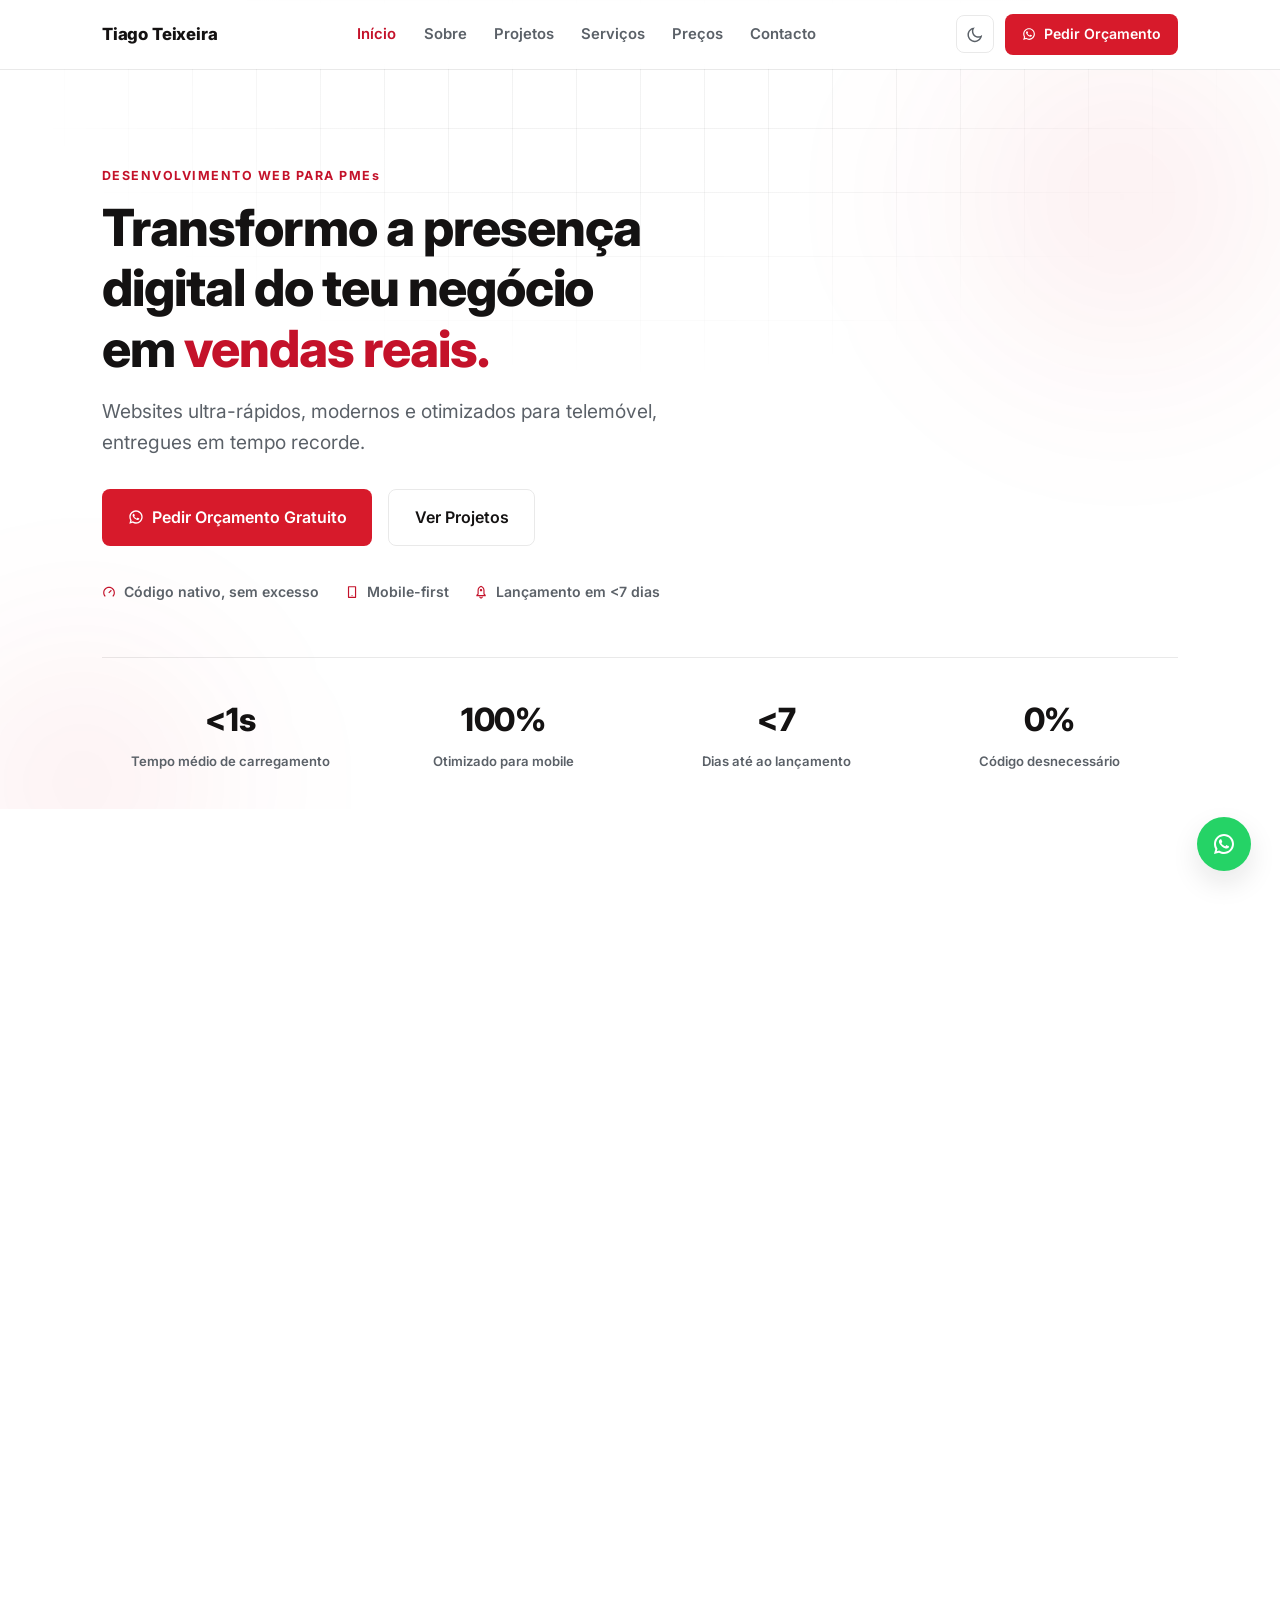
<file: index.html>
<!DOCTYPE html>
<html lang="pt" data-theme="dark">
  <head>
    <meta charset="utf-8" />
    <meta name="viewport" content="width=device-width, initial-scale=1, viewport-fit=cover" />
    <script>try{var t=localStorage.getItem('theme');if(t)document.documentElement.setAttribute('data-theme',t);else if(matchMedia('(prefers-color-scheme: light)').matches)document.documentElement.setAttribute('data-theme','light')}catch(e){}</script>
    <title>Tiago Teixeira — Websites que vendem para o teu negócio</title>
    <meta name="description" content="Criação de websites, landing pages e automações para pequenas e médias empresas. Rápido, moderno e otimizado para telemóvel." />
    <link rel="canonical" href="https://tiagovskicode.github.io/Portfolio_TiagovskiCode/" />

    <!-- Open Graph / WhatsApp / social preview -->
    <meta property="og:type" content="website" />
    <meta property="og:title" content="Tiago Teixeira — Websites que vendem para o teu negócio" />
    <meta property="og:description" content="Criação de websites, landing pages e automações para pequenas e médias empresas. Rápido, moderno e otimizado para telemóvel." />
    <meta property="og:image" content="https://tiagovskicode.github.io/Portfolio_TiagovskiCode/og-cover.png" />
    <meta property="og:url" content="https://tiagovskicode.github.io/Portfolio_TiagovskiCode/" />
    <meta property="og:locale" content="pt_PT" />
    <meta name="twitter:card" content="summary_large_image" />
    <meta name="twitter:title" content="Tiago Teixeira — Websites que vendem para o teu negócio" />
    <meta name="twitter:description" content="Criação de websites, landing pages e automações para pequenas e médias empresas. Rápido, moderno e otimizado para telemóvel." />
    <meta name="twitter:image" content="https://tiagovskicode.github.io/Portfolio_TiagovskiCode/og-cover.png" />

    <link rel="icon" type="image/svg+xml" href="data:image/svg+xml,%3Csvg xmlns='http://www.w3.org/2000/svg' viewBox='0 0 100 100'%3E%3Crect width='100' height='100' rx='22' fill='%23e11d2e'/%3E%3Ctext x='50' y='68' font-size='56' font-family='Arial, sans-serif' font-weight='800' text-anchor='middle' fill='white'%3ET%3C/text%3E%3C/svg%3E" />
    <link rel="icon" type="image/x-icon" href="favicon.ico" />
    <link rel="icon" type="image/png" sizes="32x32" href="favicon-32x32.png" />
    <link rel="icon" type="image/png" sizes="16x16" href="favicon-16x16.png" />
    <link rel="apple-touch-icon" sizes="180x180" href="apple-touch-icon.png" />

    <link rel="preconnect" href="https://fonts.googleapis.com" />
    <link rel="preconnect" href="https://fonts.gstatic.com" crossorigin />
    <link rel="preload" as="style" href="https://fonts.googleapis.com/css2?family=Inter:wght@400..800&display=swap" onload="this.onload=null;this.rel='stylesheet'" />
    <noscript><link rel="stylesheet" href="https://fonts.googleapis.com/css2?family=Inter:wght@400..800&display=swap" /></noscript>
    <link rel="stylesheet" href="style.css" />
    <meta name="theme-color" content="#0a0a0a" />
    <noscript><style>[data-reveal]{opacity:1!important;transform:none!important}</style></noscript>

    <script type="application/ld+json">
    {
      "@context": "https://schema.org",
      "@type": "ProfessionalService",
      "name": "Tiago Teixeira — Web Developer",
      "image": "https://tiagovskicode.github.io/Portfolio_TiagovskiCode/og-cover.png",
      "url": "https://tiagovskicode.github.io/Portfolio_TiagovskiCode/",
      "telephone": "+67077376964",
      "priceRange": "$$",
      "areaServed": { "@type": "Country", "name": "Timor-Leste" },
      "address": { "@type": "PostalAddress", "addressLocality": "Díli", "addressCountry": "TL" },
      "founder": { "@type": "Person", "name": "Tiago Teixeira" },
      "sameAs": [
        "https://github.com/TiagovskiCode",
        "https://www.instagram.com/tiago.__.teixeira/"
      ],
      "description": "Criação de websites, landing pages e automações para pequenas e médias empresas em Timor-Leste."
    }
    </script>
  </head>
  <body>
    <svg xmlns="http://www.w3.org/2000/svg" style="display:none" aria-hidden="true"><symbol id="ri-arrow-right-line" viewBox="0 0 24 24"><path d="M16.1716 10.9999L10.8076 5.63589L12.2218 4.22168L20 11.9999L12.2218 19.778L10.8076 18.3638L16.1716 12.9999H4V10.9999H16.1716Z"/></symbol><symbol id="ri-external-link-line" viewBox="0 0 24 24"><path d="M10 6V8H5V19H16V14H18V20C18 20.5523 17.5523 21 17 21H4C3.44772 21 3 20.5523 3 20V7C3 6.44772 3.44772 6 4 6H10ZM21 3V11H19L18.9999 6.413L11.2071 14.2071L9.79289 12.7929L17.5849 5H13V3H21Z"/></symbol><symbol id="ri-code-s-slash-line" viewBox="0 0 24 24"><path d="M24 12L18.3431 17.6569L16.9289 16.2426L21.1716 12L16.9289 7.75736L18.3431 6.34315L24 12ZM2.82843 12L7.07107 16.2426L5.65685 17.6569L0 12L5.65685 6.34315L7.07107 7.75736L2.82843 12ZM9.78845 21H7.66009L14.2116 3H16.3399L9.78845 21Z"/></symbol><symbol id="ri-flashlight-line" viewBox="0 0 24 24"><path d="M13 9H21L11 24V15H4L13 0V9ZM11 11V7.22063L7.53238 13H13V17.3944L17.263 11H11Z"/></symbol><symbol id="ri-moon-line" viewBox="0 0 24 24"><path d="M10 7C10 10.866 13.134 14 17 14C18.9584 14 20.729 13.1957 21.9995 11.8995C22 11.933 22 11.9665 22 12C22 17.5228 17.5228 22 12 22C6.47715 22 2 17.5228 2 12C2 6.47715 6.47715 2 12 2C12.0335 2 12.067 2 12.1005 2.00049C10.8043 3.27098 10 5.04157 10 7ZM4 12C4 16.4183 7.58172 20 12 20C15.0583 20 17.7158 18.2839 19.062 15.7621C18.3945 15.9187 17.7035 16 17 16C12.0294 16 8 11.9706 8 7C8 6.29648 8.08133 5.60547 8.2379 4.938C5.71611 6.28423 4 8.9417 4 12Z"/></symbol><symbol id="ri-rocket-2-line" viewBox="0 0 24 24"><path d="M15.5018 20.0048C14.8432 21.5841 13.5794 22.848 12 23.5066C10.4206 22.848 9.15679 21.5841 8.49816 20.0048H10.7575C11.0838 20.4934 11.5051 20.9171 12 21.248C12.4949 20.9171 12.9162 20.4934 13.2425 20.0048H15.5018ZM18 14.8095L20 17.0777V19.0048H4V17.0777L6 14.8095V9.00478C6 5.52153 8.50442 2.55822 12 1.45999C15.4956 2.55822 18 5.52153 18 9.00478V14.8095ZM17.2692 17.0048L16 15.5653V9.00478C16 6.68694 14.4292 4.57431 12 3.58384C9.57078 4.57431 8 6.68694 8 9.00478V15.5653L6.73076 17.0048H17.2692ZM12 11.0048C10.8954 11.0048 10 10.1093 10 9.00478C10 7.90021 10.8954 7.00478 12 7.00478C13.1046 7.00478 14 7.90021 14 9.00478C14 10.1093 13.1046 11.0048 12 11.0048Z"/></symbol><symbol id="ri-settings-4-line" viewBox="0 0 24 24"><path d="M2 11.9998C2 11.1353 2.1097 10.2964 2.31595 9.49631C3.40622 9.55283 4.48848 9.01015 5.0718 7.99982C5.65467 6.99025 5.58406 5.78271 4.99121 4.86701C6.18354 3.69529 7.66832 2.82022 9.32603 2.36133C9.8222 3.33385 10.8333 3.99982 12 3.99982C13.1667 3.99982 14.1778 3.33385 14.674 2.36133C16.3317 2.82022 17.8165 3.69529 19.0088 4.86701C18.4159 5.78271 18.3453 6.99025 18.9282 7.99982C19.5115 9.01015 20.5938 9.55283 21.6841 9.49631C21.8903 10.2964 22 11.1353 22 11.9998C22 12.8643 21.8903 13.7032 21.6841 14.5033C20.5938 14.4468 19.5115 14.9895 18.9282 15.9998C18.3453 17.0094 18.4159 18.2169 19.0088 19.1326C17.8165 20.3043 16.3317 21.1794 14.674 21.6383C14.1778 20.6658 13.1667 19.9998 12 19.9998C10.8333 19.9998 9.8222 20.6658 9.32603 21.6383C7.66832 21.1794 6.18354 20.3043 4.99121 19.1326C5.58406 18.2169 5.65467 17.0094 5.0718 15.9998C4.48848 14.9895 3.40622 14.4468 2.31595 14.5033C2.1097 13.7032 2 12.8643 2 11.9998ZM6.80385 14.9998C7.43395 16.0912 7.61458 17.3459 7.36818 18.5236C7.77597 18.8138 8.21005 19.0652 8.66489 19.2741C9.56176 18.4712 10.7392 17.9998 12 17.9998C13.2608 17.9998 14.4382 18.4712 15.3351 19.2741C15.7899 19.0652 16.224 18.8138 16.6318 18.5236C16.3854 17.3459 16.566 16.0912 17.1962 14.9998C17.8262 13.9085 18.8225 13.1248 19.9655 12.7493C19.9884 12.5015 20 12.2516 20 11.9998C20 11.7481 19.9884 11.4981 19.9655 11.2504C18.8225 10.8749 17.8262 10.0912 17.1962 8.99982C16.566 7.90845 16.3854 6.65378 16.6318 5.47605C16.224 5.18588 15.7899 4.93447 15.3351 4.72552C14.4382 5.52844 13.2608 5.99982 12 5.99982C10.7392 5.99982 9.56176 5.52844 8.66489 4.72552C8.21005 4.93447 7.77597 5.18588 7.36818 5.47605C7.61458 6.65378 7.43395 7.90845 6.80385 8.99982C6.17376 10.0912 5.17754 10.8749 4.03451 11.2504C4.01157 11.4981 4 11.7481 4 11.9998C4 12.2516 4.01157 12.5015 4.03451 12.7493C5.17754 13.1248 6.17376 13.9085 6.80385 14.9998ZM12 14.9998C10.3431 14.9998 9 13.6567 9 11.9998C9 10.343 10.3431 8.99982 12 8.99982C13.6569 8.99982 15 10.343 15 11.9998C15 13.6567 13.6569 14.9998 12 14.9998ZM12 12.9998C12.5523 12.9998 13 12.5521 13 11.9998C13 11.4475 12.5523 10.9998 12 10.9998C11.4477 10.9998 11 11.4475 11 11.9998C11 12.5521 11.4477 12.9998 12 12.9998Z"/></symbol><symbol id="ri-smartphone-line" viewBox="0 0 24 24"><path d="M7 4V20H17V4H7ZM6 2H18C18.5523 2 19 2.44772 19 3V21C19 21.5523 18.5523 22 18 22H6C5.44772 22 5 21.5523 5 21V3C5 2.44772 5.44772 2 6 2ZM12 17C12.5523 17 13 17.4477 13 18C13 18.5523 12.5523 19 12 19C11.4477 19 11 18.5523 11 18C11 17.4477 11.4477 17 12 17Z"/></symbol><symbol id="ri-speed-up-line" viewBox="0 0 24 24"><path d="M20 13C20 15.2091 19.1046 17.2091 17.6569 18.6569L19.0711 20.0711C20.8807 18.2614 22 15.7614 22 13 22 7.47715 17.5228 3 12 3 6.47715 3 2 7.47715 2 13 2 15.7614 3.11929 18.2614 4.92893 20.0711L6.34315 18.6569C4.89543 17.2091 4 15.2091 4 13 4 8.58172 7.58172 5 12 5 16.4183 5 20 8.58172 20 13ZM15.293 8.29297 10.793 12.793 12.2072 14.2072 16.7072 9.70718 15.293 8.29297Z"/></symbol><symbol id="ri-store-2-line" viewBox="0 0 24 24"><path d="M21 13.2422V20H22V22H2V20H3V13.2422C1.79401 12.435 1 11.0602 1 9.5C1 8.67286 1.22443 7.87621 1.63322 7.19746L4.3453 2.5C4.52393 2.1906 4.85406 2 5.21132 2H18.7887C19.1459 2 19.4761 2.1906 19.6547 2.5L22.3575 7.18172C22.7756 7.87621 23 8.67286 23 9.5C23 11.0602 22.206 12.435 21 13.2422ZM19 13.9725C18.8358 13.9907 18.669 14 18.5 14C17.2409 14 16.0789 13.478 15.25 12.6132C14.4211 13.478 13.2591 14 12 14C10.7409 14 9.5789 13.478 8.75 12.6132C7.9211 13.478 6.75911 14 5.5 14C5.331 14 5.16417 13.9907 5 13.9725V20H19V13.9725ZM5.78865 4L3.35598 8.21321C3.12409 8.59843 3 9.0389 3 9.5C3 10.8807 4.11929 12 5.5 12C6.53096 12 7.44467 11.3703 7.82179 10.4295C8.1574 9.59223 9.3426 9.59223 9.67821 10.4295C10.0553 11.3703 10.969 12 12 12C13.031 12 13.9447 11.3703 14.3218 10.4295C14.6574 9.59223 15.8426 9.59223 16.1782 10.4295C16.5553 11.3703 17.469 12 18.5 12C19.8807 12 21 10.8807 21 9.5C21 9.0389 20.8759 8.59843 20.6347 8.19746L18.2113 4H5.78865Z"/></symbol><symbol id="ri-sun-line" viewBox="0 0 24 24"><path d="M12 18C8.68629 18 6 15.3137 6 12C6 8.68629 8.68629 6 12 6C15.3137 6 18 8.68629 18 12C18 15.3137 15.3137 18 12 18ZM12 16C14.2091 16 16 14.2091 16 12C16 9.79086 14.2091 8 12 8C9.79086 8 8 9.79086 8 12C8 14.2091 9.79086 16 12 16ZM11 1H13V4H11V1ZM11 20H13V23H11V20ZM3.51472 4.92893L4.92893 3.51472L7.05025 5.63604L5.63604 7.05025L3.51472 4.92893ZM16.9497 18.364L18.364 16.9497L20.4853 19.0711L19.0711 20.4853L16.9497 18.364ZM19.0711 3.51472L20.4853 4.92893L18.364 7.05025L16.9497 5.63604L19.0711 3.51472ZM5.63604 16.9497L7.05025 18.364L4.92893 20.4853L3.51472 19.0711L5.63604 16.9497ZM23 11V13H20V11H23ZM4 11V13H1V11H4Z"/></symbol><symbol id="ri-whatsapp-line" viewBox="0 0 24 24"><path d="M7.25361 18.4944L7.97834 18.917C9.18909 19.623 10.5651 20 12.001 20C16.4193 20 20.001 16.4183 20.001 12C20.001 7.58172 16.4193 4 12.001 4C7.5827 4 4.00098 7.58172 4.00098 12C4.00098 13.4363 4.37821 14.8128 5.08466 16.0238L5.50704 16.7478L4.85355 19.1494L7.25361 18.4944ZM2.00516 22L3.35712 17.0315C2.49494 15.5536 2.00098 13.8345 2.00098 12C2.00098 6.47715 6.47813 2 12.001 2C17.5238 2 22.001 6.47715 22.001 12C22.001 17.5228 17.5238 22 12.001 22C10.1671 22 8.44851 21.5064 6.97086 20.6447L2.00516 22ZM8.39232 7.30833C8.5262 7.29892 8.66053 7.29748 8.79459 7.30402C8.84875 7.30758 8.90265 7.31384 8.95659 7.32007C9.11585 7.33846 9.29098 7.43545 9.34986 7.56894C9.64818 8.24536 9.93764 8.92565 10.2182 9.60963C10.2801 9.76062 10.2428 9.95633 10.125 10.1457C10.0652 10.2428 9.97128 10.379 9.86248 10.5183C9.74939 10.663 9.50599 10.9291 9.50599 10.9291C9.50599 10.9291 9.40738 11.0473 9.44455 11.1944C9.45903 11.25 9.50521 11.331 9.54708 11.3991C9.57027 11.4368 9.5918 11.4705 9.60577 11.4938C9.86169 11.9211 10.2057 12.3543 10.6259 12.7616C10.7463 12.8783 10.8631 12.9974 10.9887 13.108C11.457 13.5209 11.9868 13.8583 12.559 14.1082L12.5641 14.1105C12.6486 14.1469 12.692 14.1668 12.8157 14.2193C12.8781 14.2457 12.9419 14.2685 13.0074 14.2858C13.0311 14.292 13.0554 14.2955 13.0798 14.2972C13.2415 14.3069 13.335 14.2032 13.3749 14.1555C14.0984 13.279 14.1646 13.2218 14.1696 13.2222V13.2238C14.2647 13.1236 14.4142 13.0888 14.5476 13.097C14.6085 13.1007 14.6691 13.1124 14.7245 13.1377C15.2563 13.3803 16.1258 13.7587 16.1258 13.7587L16.7073 14.0201C16.8047 14.0671 16.8936 14.1778 16.8979 14.2854C16.9005 14.3523 16.9077 14.4603 16.8838 14.6579C16.8525 14.9166 16.7738 15.2281 16.6956 15.3913C16.6406 15.5058 16.5694 15.6074 16.4866 15.6934C16.3743 15.81 16.2909 15.8808 16.1559 15.9814C16.0737 16.0426 16.0311 16.0714 16.0311 16.0714C15.8922 16.159 15.8139 16.2028 15.6484 16.2909C15.391 16.428 15.1066 16.5068 14.8153 16.5218C14.6296 16.5313 14.4444 16.5447 14.2589 16.5347C14.2507 16.5342 13.6907 16.4482 13.6907 16.4482C12.2688 16.0742 10.9538 15.3736 9.85034 14.402C9.62473 14.2034 9.4155 13.9885 9.20194 13.7759C8.31288 12.8908 7.63982 11.9364 7.23169 11.0336C7.03043 10.5884 6.90299 10.1116 6.90098 9.62098C6.89729 9.01405 7.09599 8.4232 7.46569 7.94186C7.53857 7.84697 7.60774 7.74855 7.72709 7.63586C7.85348 7.51651 7.93392 7.45244 8.02057 7.40811C8.13607 7.34902 8.26293 7.31742 8.39232 7.30833Z"/></symbol><symbol id="ri-close-line" viewBox="0 0 24 24"><path d="M11.9997 10.5865L16.9495 5.63672L18.3637 7.05093L13.4139 12.0007L18.3637 16.9504L16.9495 18.3646L11.9997 13.4149L7.04996 18.3646L5.63574 16.9504L10.5855 12.0007L5.63574 7.05093L7.04996 5.63672L11.9997 10.5865Z"/></symbol><symbol id="ri-check-line" viewBox="0 0 24 24"><path d="M9.9997 15.1709L19.1921 5.97852L20.6063 7.39273L9.9997 17.9993L3.63574 11.6354L5.04996 10.2212L9.9997 15.1709Z"/></symbol><symbol id="ri-shield-check-line" viewBox="0 0 24 24"><path d="M12 1L20.2169 2.82598C20.6745 2.92766 21 3.33347 21 3.80217V13.7889C21 15.795 19.9974 17.6684 18.3282 18.7812L12 23L5.6718 18.7812C4.00261 17.6684 3 15.795 3 13.7889V3.80217C3 3.33347 3.32553 2.92766 3.78307 2.82598L12 1ZM12 3.04879L5 4.60434V13.7889C5 15.1263 5.6684 16.3752 6.7812 17.1171L12 20.5963L17.2188 17.1171C18.3316 16.3752 19 15.1263 19 13.7889V4.60434L12 3.04879ZM16.4524 8.22183L17.8666 9.63604L11.5026 16L7.25999 11.7574L8.67421 10.3431L11.5019 13.1709L16.4524 8.22183Z"/></symbol></svg>

    <!-- Nav -->
    <header class="nav" id="nav">
      <div class="container nav-inner">
        <a href="index.html" class="brand">Tiago Teixeira</a>

        <button class="hamburger" id="hamburger" aria-label="Menu" aria-expanded="false" aria-controls="navMenu">
          <span></span><span></span><span></span>
        </button>

        <nav id="navMenu" class="nav-links" aria-label="Principal">
          <button class="nav-close" id="navClose" type="button" aria-label="Fechar menu"><i class="ri-close-line"><svg aria-hidden="true" focusable="false"><use href="#ri-close-line"/></svg></i></button>
          <a href="index.html" aria-current="page">Início</a>
          <a href="sobre.html">Sobre</a>
          <a href="projetos.html">Projetos</a>
          <a href="servicos.html">Serviços</a>
          <a href="precos.html">Preços</a>
          <a href="contacto.html">Contacto</a>
          <a class="btn btn-primary nav-cta-mobile" href="https://wa.me/67077376964?text=Ol%C3%A1!%20Vi%20o%20teu%20site%20e%20gostava%20de%20pedir%20um%20or%C3%A7amento." target="_blank" rel="noreferrer"><i class="ri-whatsapp-line"><svg aria-hidden="true" focusable="false"><use href="#ri-whatsapp-line"/></svg></i> Pedir Orçamento</a>
        </nav>

        <div class="nav-actions">
          <button class="theme-toggle" id="themeToggle" aria-label="Alternar tema">
            <i class="ri-sun-line icon-sun"><svg aria-hidden="true" focusable="false"><use href="#ri-sun-line"/></svg></i>
            <i class="ri-moon-line icon-moon"><svg aria-hidden="true" focusable="false"><use href="#ri-moon-line"/></svg></i>
          </button>
          <a class="btn btn-primary btn-nav" href="https://wa.me/67077376964?text=Ol%C3%A1!%20Vi%20o%20teu%20site%20e%20gostava%20de%20pedir%20um%20or%C3%A7amento." target="_blank" rel="noreferrer">
            <i class="ri-whatsapp-line"><svg aria-hidden="true" focusable="false"><use href="#ri-whatsapp-line"/></svg></i> <span>Pedir Orçamento</span>
          </a>
        </div>
      </div>
      <div class="nav-overlay" id="navOverlay" aria-hidden="true"></div>
    </header>

    <main id="home">

<!-- Hero -->
      <section class="hero">
        <div class="container hero-grid">
          <div class="hero-text">
            <p class="eyebrow">DESENVOLVIMENTO WEB PARA PMEs</p>
            <h1 class="headline">Transformo a presença digital do teu negócio em <span class="accent-text">vendas reais.</span></h1>
            <p class="subhead">Websites ultra-rápidos, modernos e otimizados para telemóvel, entregues em tempo recorde.</p>

            <div class="cta-row">
              <a class="btn btn-primary btn-lg" href="https://wa.me/67077376964?text=Ol%C3%A1!%20Vi%20o%20teu%20site%20e%20gostava%20de%20pedir%20um%20or%C3%A7amento." target="_blank" rel="noreferrer">
                <i class="ri-whatsapp-line"><svg aria-hidden="true" focusable="false"><use href="#ri-whatsapp-line"/></svg></i> Pedir Orçamento Gratuito
              </a>
              <a class="btn btn-outline btn-lg" href="projetos.html">Ver Projetos</a>
            </div>

            <ul class="trust-row">
              <li><i class="ri-speed-up-line"><svg aria-hidden="true" focusable="false"><use href="#ri-speed-up-line"/></svg></i> Código nativo, sem excesso</li>
              <li><i class="ri-smartphone-line"><svg aria-hidden="true" focusable="false"><use href="#ri-smartphone-line"/></svg></i> Mobile-first</li>
              <li><i class="ri-rocket-2-line"><svg aria-hidden="true" focusable="false"><use href="#ri-rocket-2-line"/></svg></i> Lançamento em &lt;7 dias</li>
            </ul>
          </div>

          <div class="hero-photo" data-reveal>
            <div class="photo-frame">
              <img src="img/hero-450.webp" alt="Tiago Teixeira" width="600" height="600" fetchpriority="high" decoding="async" />
            </div>
            <p class="photo-caption">Tiago Teixeira<br><span>Web Developer · Díli, Timor-Leste</span></p>
          </div>
        </div>

        <div class="container">
          <div class="stats-bar">
            <div class="stat"><strong>&lt;1s</strong><span>Tempo médio de carregamento</span></div>
            <div class="stat"><strong>100%</strong><span>Otimizado para mobile</span></div>
            <div class="stat"><strong>&lt;7</strong><span>Dias até ao lançamento</span></div>
            <div class="stat"><strong>0%</strong><span>Código desnecessário</span></div>
          </div>
        </div>
      </section>

<!-- Services -->
      <section id="services" class="services" data-reveal>
        <div class="container">
          <p class="eyebrow center">O QUE FAÇO</p>
          <h2 class="title center">Serviços</h2>
          <p class="muted center">Soluções pensadas para o teu negócio crescer online.</p>

          <div class="services-grid">
            <article class="card service-card" data-reveal>
              <div class="service-icon"><i class="ri-flashlight-line"><svg aria-hidden="true" focusable="false"><use href="#ri-flashlight-line"/></svg></i></div>
              <h3>Landing Pages de Alta Conversão</h3>
              <p>Páginas otimizadas para campanhas e anúncios, construídas para transformar visitas em clientes.</p>
            </article>

            <article class="card service-card" data-reveal>
              <div class="service-icon"><i class="ri-store-2-line"><svg aria-hidden="true" focusable="false"><use href="#ri-store-2-line"/></svg></i></div>
              <h3>Websites Institucionais</h3>
              <p>Presença digital completa para PMEs — rápida, profissional e fácil de manter no dia a dia.</p>
            </article>

            <article class="card service-card" data-reveal>
              <div class="service-icon"><i class="ri-settings-4-line"><svg aria-hidden="true" focusable="false"><use href="#ri-settings-4-line"/></svg></i></div>
              <h3>Automações &amp; Integrações</h3>
              <p>Formulários inteligentes e agendamentos diretos no WhatsApp, sem fricção para o cliente.</p>
            </article>
          </div>

          <p class="section-more center"><a class="link-more" href="servicos.html">Ver todos os serviços <i class="ri-arrow-right-line"><svg aria-hidden="true" focusable="false"><use href="#ri-arrow-right-line"/></svg></i></a></p>
        </div>
      </section>

<!-- Projetos preview -->
      <section id="projetos-preview" class="projetos-preview" data-reveal>
        <div class="container">
          <p class="eyebrow center">TRABALHO JÁ FEITO</p>
          <h2 class="title center">Projetos recentes</h2>
          <p class="muted center">Dois exemplos de negócios que já ganharam presença online comigo.</p>

          <div class="preview-grid">

            <article class="card preview-card" data-reveal>
              <div class="preview-thumb">
                <img src="img/apee-1.png" alt="Página inicial do site da Associação Escolar" width="960" height="600" loading="lazy" decoding="async" />
                <span class="badge badge-live"><span class="pulse"></span>Online</span>
              </div>
              <div class="preview-body">
                <h3>Associação Escolar</h3>
                <p>Site institucional multipágina para apoiar pais e alunos ligados à língua e cultura portuguesa em Timor-Leste.</p>
                <ul class="pm-tags"><li>HTML</li><li>CSS</li><li>JavaScript</li></ul>
                <div class="preview-actions">
                  <a class="btn btn-outline" href="https://www.apee-epd.org/" target="_blank" rel="noreferrer"><i class="ri-external-link-line"><svg aria-hidden="true" focusable="false"><use href="#ri-external-link-line"/></svg></i> Ver Site</a>
                  <a class="btn btn-primary" href="projetos.html#projects">Ver Detalhes</a>
                </div>
              </div>
            </article>

            <article class="card preview-card" data-reveal>
              <div class="preview-thumb">
                <img src="img/aroma-1.png" alt="Página inicial do site do Aroma Café" width="960" height="600" loading="lazy" decoding="async" />
                <span class="badge badge-live"><span class="pulse"></span>Online</span>
              </div>
              <div class="preview-body">
                <h3>Aroma Café &amp; Restaurante</h3>
                <p>Site bilingue (PT/EN) com domínio próprio e reservas diretas por WhatsApp para um café e restaurante em Díli.</p>
                <ul class="pm-tags"><li>HTML</li><li>CSS</li><li>JavaScript</li><li>PT/EN</li></ul>
                <div class="preview-actions">
                  <a class="btn btn-outline" href="https://aromacafetimor.com/" target="_blank" rel="noreferrer"><i class="ri-external-link-line"><svg aria-hidden="true" focusable="false"><use href="#ri-external-link-line"/></svg></i> Ver Site</a>
                  <a class="btn btn-primary" href="projetos.html#projects">Ver Detalhes</a>
                </div>
              </div>
            </article>

          </div>

          <p class="section-more center"><a class="link-more" href="projetos.html">Ver todos os projetos <i class="ri-arrow-right-line"><svg aria-hidden="true" focusable="false"><use href="#ri-arrow-right-line"/></svg></i></a></p>
        </div>
      </section>

<!-- Garantias -->
      <section id="garantias" class="garantias" data-reveal>
        <div class="container">
          <p class="eyebrow center">PORQUÊ TRABALHAR COMIGO</p>
          <h2 class="title center">Garantias de serviço</h2>
          <p class="muted center">Compromissos que assumo em cada projeto, independentemente do tamanho.</p>

          <div class="services-grid">
            <article class="card service-card" data-reveal>
              <div class="service-icon"><i class="ri-speed-up-line"><svg aria-hidden="true" focusable="false"><use href="#ri-speed-up-line"/></svg></i></div>
              <h3>Garantia de Prazo</h3>
              <p>Prazo combinado por escrito antes de começar. Se eu atrasar sem te avisar, o atraso é problema meu, não teu.</p>
            </article>

            <article class="card service-card" data-reveal>
              <div class="service-icon"><i class="ri-code-s-slash-line"><svg aria-hidden="true" focusable="false"><use href="#ri-code-s-slash-line"/></svg></i></div>
              <h3>Código Limpo</h3>
              <p>HTML, CSS e JavaScript nativos, sem dependências pesadas — fácil de ler, de manter e de entregar a outro developer no futuro, se precisares.</p>
            </article>

            <article class="card service-card" data-reveal>
              <div class="service-icon"><i class="ri-whatsapp-line"><svg aria-hidden="true" focusable="false"><use href="#ri-whatsapp-line"/></svg></i></div>
              <h3>Suporte Pós-Lançamento</h3>
              <p>Depois do site no ar, continuo por perto para pequenos ajustes e dúvidas — não desapareço assim que recebo o pagamento.</p>
            </article>
          </div>
        </div>
      </section>

<!-- Garantia de satisfação e prazo -->
      <!-- CONFIRMAR: esta garantia é um compromisso teu. Ajusta o texto ao que realmente ofereces (por exemplo, nº de revisões incluídas). -->
      <section id="garantia" class="garantia" data-reveal>
        <div class="container">
          <article class="guarantee-card">
            <div class="guarantee-icon"><i class="ri-shield-check-line"><svg aria-hidden="true" focusable="false"><use href="#ri-shield-check-line"/></svg></i></div>
            <div class="guarantee-copy">
              <p class="eyebrow">GARANTIA</p>
              <h2>Garantia de Satisfação &amp; Prazo</h2>
              <p>Mostro-te o site antes do lançamento e ajusto o que for preciso até ficares satisfeito com o resultado combinado. O prazo e o que está incluído ficam por escrito antes de começar, para não haver surpresas.</p>
              <ul class="guarantee-list">
                <li><i class="ri-check-line"><svg aria-hidden="true" focusable="false"><use href="#ri-check-line"/></svg></i> Prazo combinado por escrito</li>
                <li><i class="ri-check-line"><svg aria-hidden="true" focusable="false"><use href="#ri-check-line"/></svg></i> Revisão antes do lançamento</li>
                <li><i class="ri-check-line"><svg aria-hidden="true" focusable="false"><use href="#ri-check-line"/></svg></i> Ajustes até estares satisfeito, dentro do combinado</li>
              </ul>
            </div>
          </article>
        </div>
      </section>

<!-- Depoimentos -->
      <!-- COMO ATIVAR: quando tiveres depoimentos REAIS, substitui o texto dos cartões e apaga o atributo "hidden" da <section>. Não publiques frases inventadas. -->
      <section id="depoimentos" class="testimonials" data-reveal hidden>
        <div class="container">
          <p class="eyebrow center">O QUE DIZEM OS CLIENTES</p>
          <h2 class="title center">Negócios que confiaram em mim</h2>
          <p class="muted center">Palavras de quem já trabalhou comigo.</p>
          <div class="quotes-grid">
            <figure class="card quote-card" data-reveal>
              <i class="ri-double-quotes-l quote-mark" aria-hidden="true"></i>
              <blockquote>[SUBSTITUI: frase real do cliente, tal como ele a escreveu]</blockquote>
              <figcaption><strong>[Nome do cliente]</strong><span>[Cargo] · Aroma Café &amp; Restaurante</span></figcaption>
            </figure>
            <figure class="card quote-card" data-reveal>
              <i class="ri-double-quotes-l quote-mark" aria-hidden="true"></i>
              <blockquote>[SUBSTITUI: frase real do cliente, tal como ele a escreveu]</blockquote>
              <figcaption><strong>[Nome do cliente]</strong><span>[Cargo] · Associação Escolar</span></figcaption>
            </figure>
          </div>
        </div>
      </section>

<!-- Process -->
      <section id="process" class="process" data-reveal>
        <div class="container">
          <p class="eyebrow center">COMO FUNCIONA</p>
          <h2 class="title center">3 Passos Simples</h2>
          <p class="muted center">Do primeiro contacto ao site no ar, sem complicações.</p>

          <div class="process-grid">
            <div class="process-step" data-reveal>
              <span class="process-num">01</span>
              <h3>Diagnóstico do Negócio</h3>
              <p>Conversamos sobre o teu negócio, o teu cliente e o que o site precisa de alcançar.</p>
            </div>
            <div class="process-connector" aria-hidden="true"></div>
            <div class="process-step" data-reveal>
              <span class="process-num">02</span>
              <h3>Desenvolvimento &amp; Design Otimizado</h3>
              <p>Construo o site à medida — rápido, mobile-first e pensado para conversão.</p>
            </div>
            <div class="process-connector" aria-hidden="true"></div>
            <div class="process-step" data-reveal>
              <span class="process-num">03</span>
              <h3>Lançamento em &lt;7 Dias</h3>
              <p>Site no ar, testado e pronto para captar clientes.</p>
            </div>
          </div>
        </div>
      </section>

<!-- FAQ -->
      <!-- CONFIRMAR: as respostas sobre alojamento/domínio e pagamento são sugestões. Ajusta-as à tua forma de trabalhar. -->
      <section id="faq" class="faq" data-reveal>
        <div class="container">
          <p class="eyebrow center">PERGUNTAS FREQUENTES</p>
          <h2 class="title center">Dúvidas antes de começar?</h2>
          <p class="muted center">As quatro perguntas que mais me fazem.</p>

          <div class="faq-list" data-faq>
            <details class="faq-item" data-reveal>
              <summary>O que preciso de fornecer para começar?</summary>
              <p>O essencial é o conteúdo do teu negócio: logótipo (se tiveres), textos, fotografias, contactos e redes sociais. Se ainda não tens os textos escritos, diz-me o que fazes e eu ajudo a organizá-los. Mostra-me também sites de que gostes e as cores que preferes. Trabalhamos com o que existir e o resto vamos completando.</p>
            </details>
            <details class="faq-item" data-reveal>
              <summary>O site vai funcionar bem no telemóvel?</summary>
              <p>Sim. Começo sempre pelo telemóvel (mobile-first) e depois adapto ao tablet e ao computador. A maioria dos teus clientes vai abrir o site no telemóvel, por isso é a primeira coisa que otimizo, tanto no aspeto como na velocidade.</p>
            </details>
            <details class="faq-item" data-reveal>
              <!-- CONFIRMAR: o domínio fica em nome do cliente? O custo do domínio/alojamento está incluído nos 400-600$ ou é cobrado à parte? Ajusta a resposta à tua forma de trabalhar. -->
              <summary>Quanto custa o alojamento e o domínio?</summary>
              <p>O domínio (por exemplo, onomedoteunegocio.com) é um custo anual pago ao registo de domínios. O alojamento de um site simples em código nativo pode ser muito económico ou até gratuito, por exemplo no GitHub Pages. Trato da compra e da configuração, e estes valores ficam sempre claros no orçamento, antes de começarmos.</p>
            </details>
            <details class="faq-item" data-reveal>
              <!-- CONFIRMAR: escreveste "uma parte no início e o restante na entrega"? Ajusta (por exemplo 50% / 50%) e indica as formas de pagamento que aceitas. -->
              <summary>Como funciona o pagamento?</summary>
              <p>O valor e as condições ficam combinados no orçamento, antes de começar. Normalmente peço uma parte no início, para reservar o teu projeto, e o restante na entrega, depois de veres e aprovares o site. A manutenção mensal (50$ por mês), se a quiseres, é paga à parte.</p>
            </details>
          </div>

          <p class="section-more center"><a class="link-more" href="precos.html#faq">Ver todas as perguntas <i class="ri-arrow-right-line"><svg aria-hidden="true" focusable="false"><use href="#ri-arrow-right-line"/></svg></i></a></p>
        </div>
      </section>

<!-- CTA banner -->
      <section class="cta-section" data-reveal>
        <div class="container">
          <div class="cta-banner">
            <div>
              <h2>Pronto para ter um site que traz clientes?</h2>
              <p>Fala comigo no WhatsApp e pede o teu orçamento gratuito, sem compromisso.</p>
            </div>
            <a class="btn btn-primary btn-lg" href="https://wa.me/67077376964?text=Ol%C3%A1!%20Vi%20o%20teu%20site%20e%20gostava%20de%20pedir%20um%20or%C3%A7amento." target="_blank" rel="noreferrer">
              <i class="ri-whatsapp-line"><svg aria-hidden="true" focusable="false"><use href="#ri-whatsapp-line"/></svg></i> Pedir Orçamento Gratuito
            </a>
          </div>
        </div>
      </section>

    </main>

    <!-- Footer -->
    <footer class="footer">
      <div class="container footer-wrap">
        <p class="muted small">© <span id="year"></span> Tiago Teixeira. Todos os direitos reservados.</p>
        <nav class="footer-nav" aria-label="Rodapé">
          <a href="index.html">Início</a>
          <a href="sobre.html">Sobre</a>
          <a href="projetos.html">Projetos</a>
          <a href="servicos.html">Serviços</a>
          <a href="precos.html">Preços</a>
          <a href="contacto.html">Contacto</a>
        </nav>
      </div>
    </footer>

    <!-- Floating WhatsApp button -->
    <a class="whatsapp-float" href="https://wa.me/67077376964?text=Ol%C3%A1!%20Vi%20o%20teu%20site%20e%20gostava%20de%20pedir%20um%20or%C3%A7amento." target="_blank" rel="noreferrer" aria-label="Falar no WhatsApp">
      <i class="ri-whatsapp-line"><svg aria-hidden="true" focusable="false"><use href="#ri-whatsapp-line"/></svg></i>
    </a>

    <script src="script.js" defer></script>
  </body>
</html>
</file>
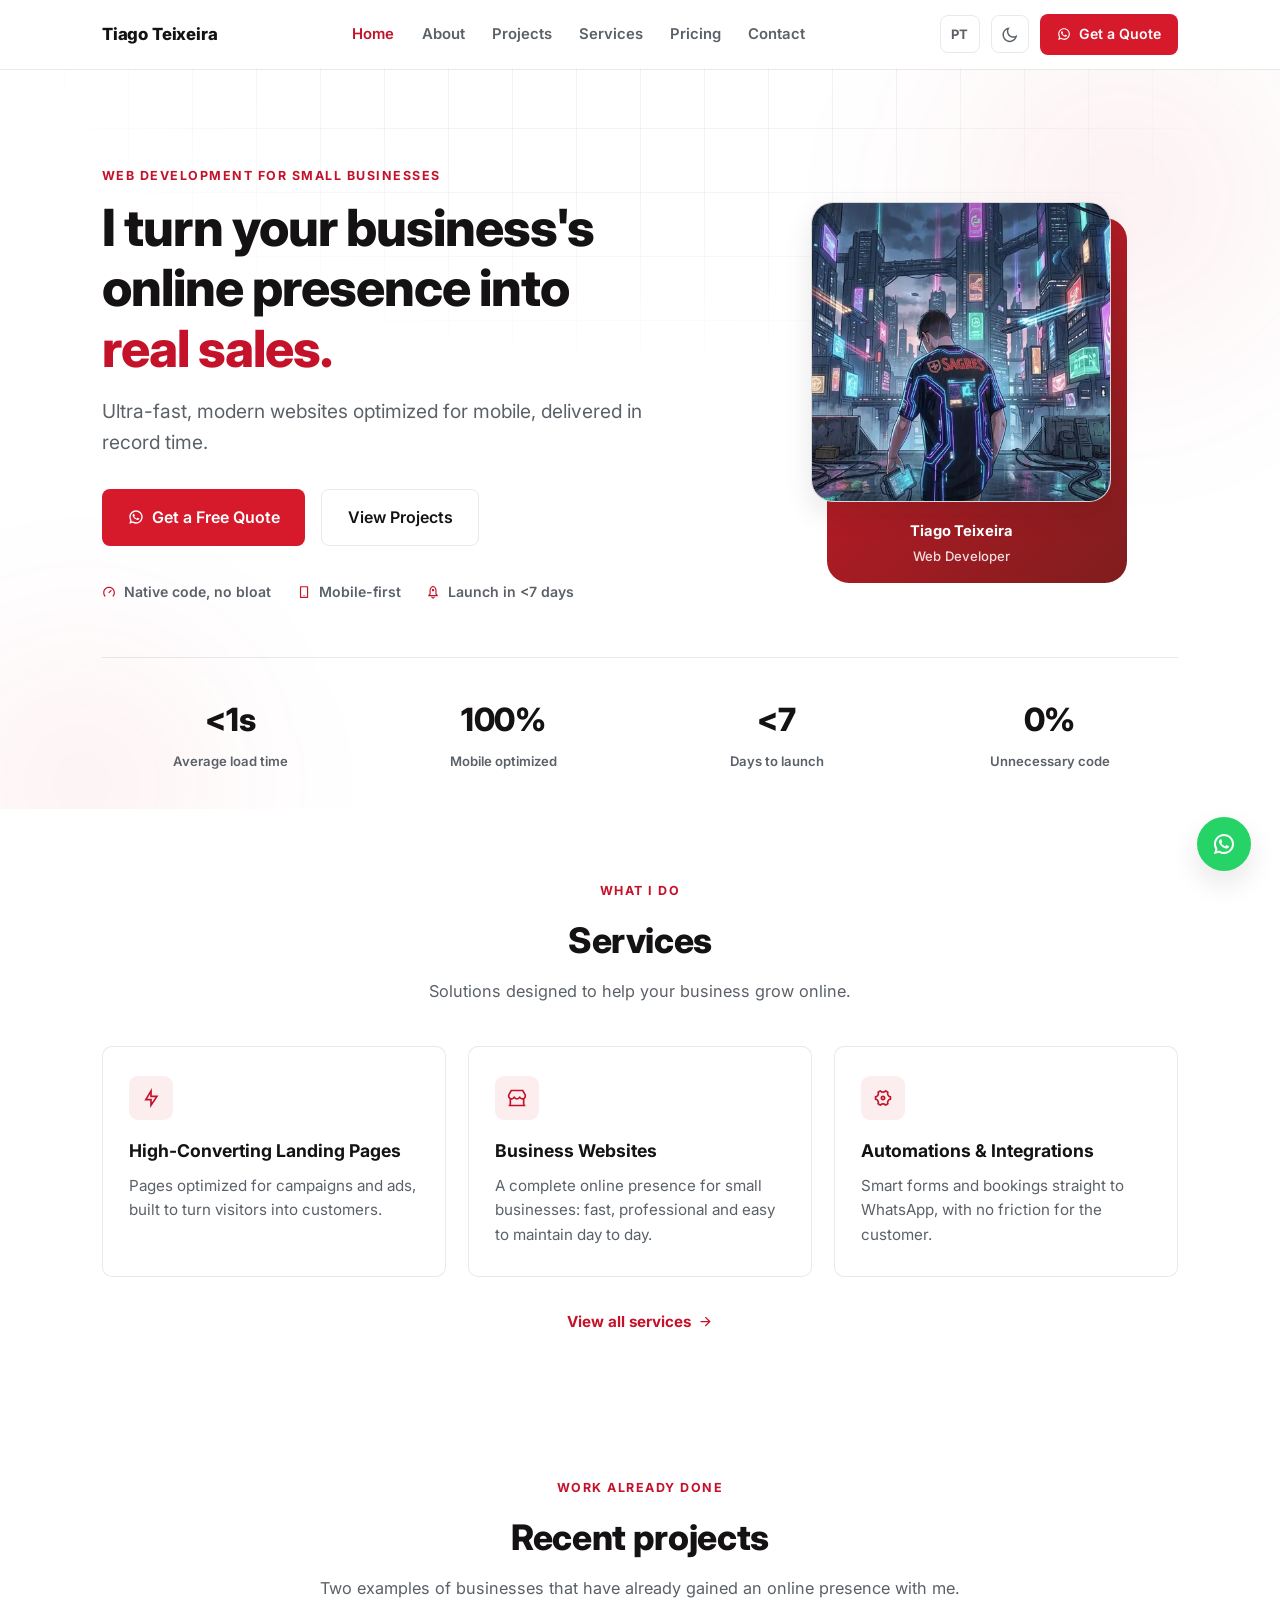
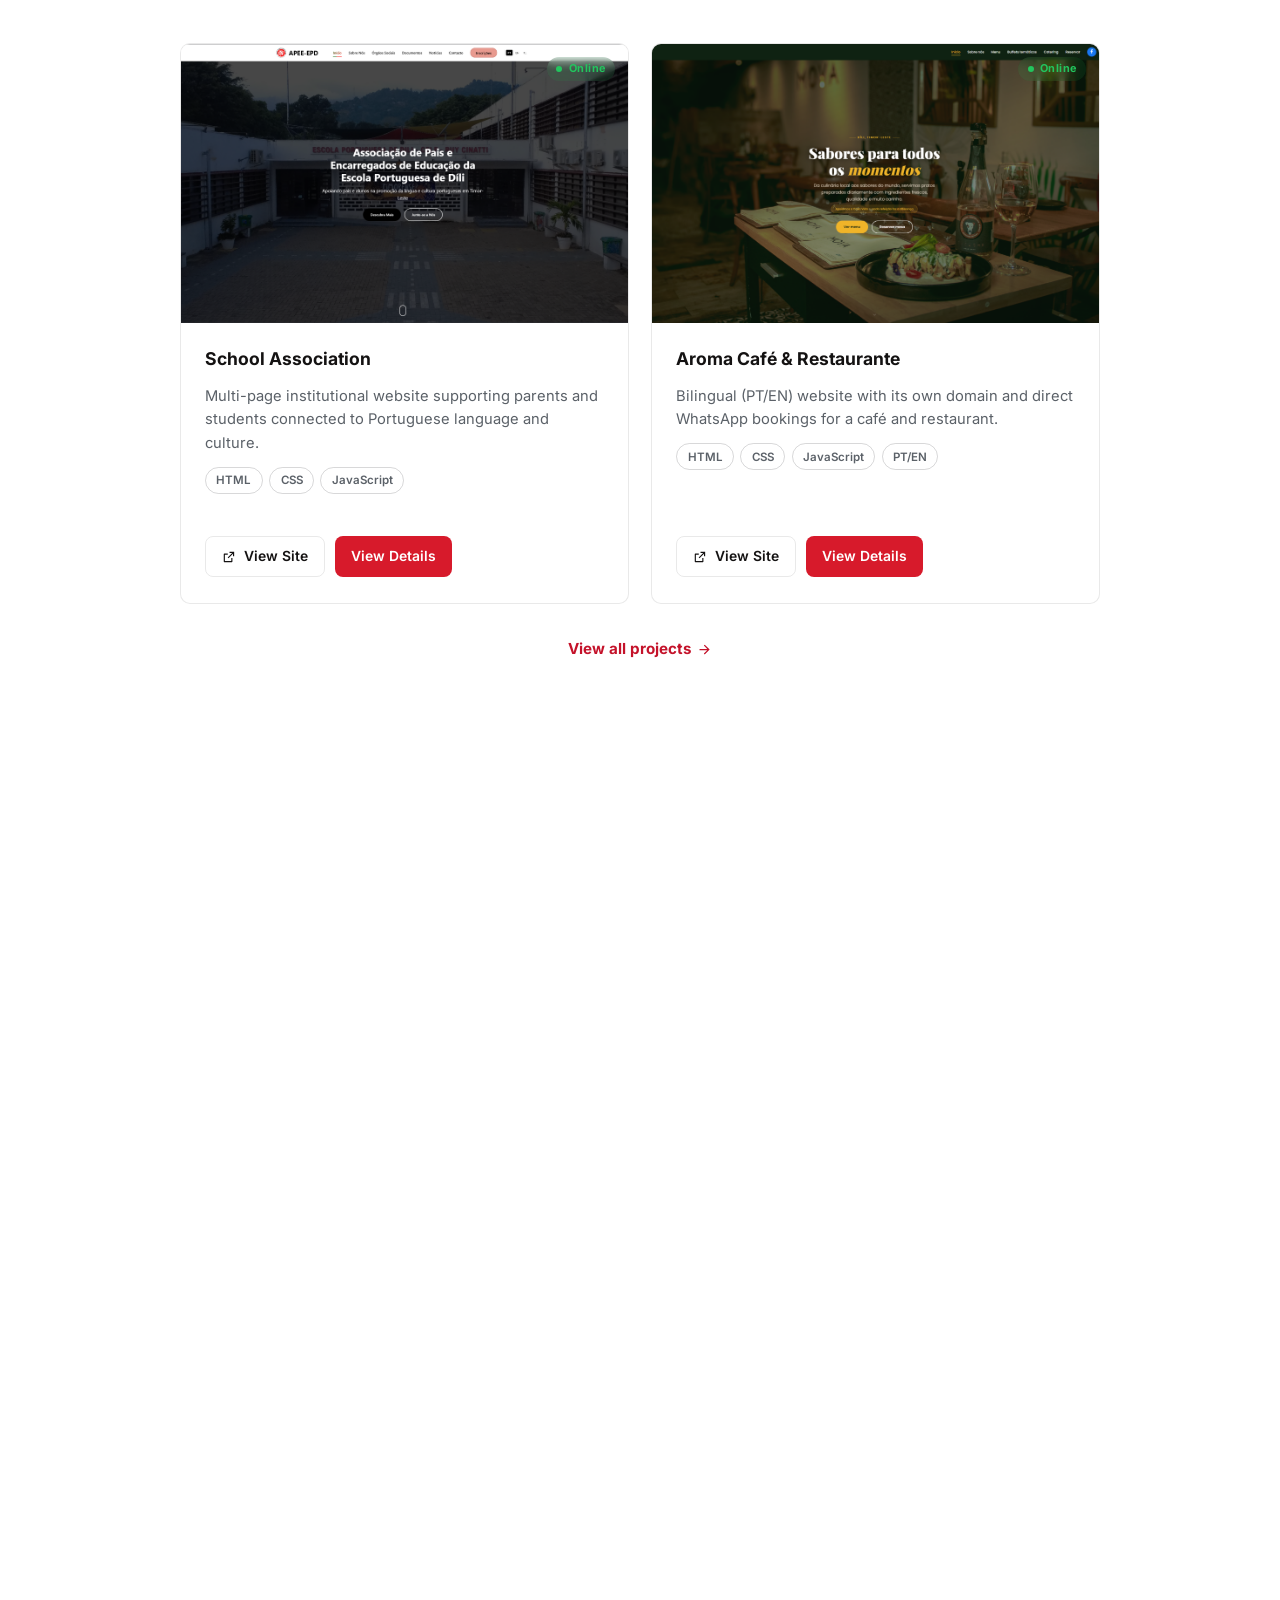
<file: en/index.html>
<!DOCTYPE html>
<html lang="en" data-theme="dark">
  <head>
    <meta charset="utf-8" />
    <meta name="viewport" content="width=device-width, initial-scale=1, viewport-fit=cover" />
    <script>try{var t=localStorage.getItem('theme');if(t)document.documentElement.setAttribute('data-theme',t);else if(matchMedia('(prefers-color-scheme: light)').matches)document.documentElement.setAttribute('data-theme','light')}catch(e){}</script>
    <title>Tiago Teixeira — Websites That Sell for Your Business</title>
    <meta name="description" content="Websites, landing pages and automations for small and medium businesses. Fast, modern and optimized for mobile." />
    <link rel="canonical" href="https://tiagovskicode.github.io/Portfolio_TiagovskiCode/en/" />
    <link rel="alternate" hreflang="pt" href="https://tiagovskicode.github.io/Portfolio_TiagovskiCode/" />
    <link rel="alternate" hreflang="en" href="https://tiagovskicode.github.io/Portfolio_TiagovskiCode/en/" />
    <link rel="alternate" hreflang="x-default" href="https://tiagovskicode.github.io/Portfolio_TiagovskiCode/" />

    <meta property="og:type" content="website" />
    <meta property="og:title" content="Tiago Teixeira — Websites That Sell for Your Business" />
    <meta property="og:description" content="Websites, landing pages and automations for small and medium businesses. Fast, modern and optimized for mobile." />
    <meta property="og:image" content="https://tiagovskicode.github.io/Portfolio_TiagovskiCode/og-cover.png" />
    <meta property="og:url" content="https://tiagovskicode.github.io/Portfolio_TiagovskiCode/en/" />
    <meta property="og:locale" content="en_US" />
    <meta property="og:locale:alternate" content="pt_PT" />
    <meta name="twitter:card" content="summary_large_image" />
    <meta name="twitter:title" content="Tiago Teixeira — Websites That Sell for Your Business" />
    <meta name="twitter:description" content="Websites, landing pages and automations for small and medium businesses. Fast, modern and optimized for mobile." />
    <meta name="twitter:image" content="https://tiagovskicode.github.io/Portfolio_TiagovskiCode/og-cover.png" />

    <link rel="icon" type="image/svg+xml" href="data:image/svg+xml,%3Csvg xmlns='http://www.w3.org/2000/svg' viewBox='0 0 100 100'%3E%3Crect width='100' height='100' rx='22' fill='%23e11d2e'/%3E%3Ctext x='50' y='68' font-size='56' font-family='Arial, sans-serif' font-weight='800' text-anchor='middle' fill='white'%3ET%3C/text%3E%3C/svg%3E" />
    <link rel="icon" type="image/x-icon" href="../favicon.ico" />
    <link rel="icon" type="image/png" sizes="32x32" href="../favicon-32x32.png" />
    <link rel="icon" type="image/png" sizes="16x16" href="../favicon-16x16.png" />
    <link rel="apple-touch-icon" sizes="180x180" href="../apple-touch-icon.png" />

    <link rel="preconnect" href="https://fonts.googleapis.com" />
    <link rel="preconnect" href="https://fonts.gstatic.com" crossorigin />
    <link rel="preload" as="style" href="https://fonts.googleapis.com/css2?family=Inter:wght@400..800&display=swap" onload="this.onload=null;this.rel='stylesheet'" />
    <noscript><link rel="stylesheet" href="https://fonts.googleapis.com/css2?family=Inter:wght@400..800&display=swap" /></noscript>
    <link rel="stylesheet" href="../style.css" />
    <meta name="theme-color" content="#0a0a0a" />
    <noscript><style>[data-reveal]{opacity:1!important;transform:none!important}</style></noscript>

    <script type="application/ld+json">
    {
      "@context": "https://schema.org",
      "@type": "ProfessionalService",
      "name": "Tiago Teixeira — Web Developer",
      "image": "https://tiagovskicode.github.io/Portfolio_TiagovskiCode/og-cover.png",
      "url": "https://tiagovskicode.github.io/Portfolio_TiagovskiCode/en/",
      "telephone": "+67077376964",
      "priceRange": "$$",
      "founder": { "@type": "Person", "name": "Tiago Teixeira" },
      "sameAs": [
        "https://github.com/TiagovskiCode",
        "https://www.instagram.com/tiago.__.teixeira/"
      ],
      "description": "Websites, landing pages and automations for small and medium businesses."
    }
    </script>
  </head>
  <body>
    <svg xmlns="http://www.w3.org/2000/svg" style="display:none" aria-hidden="true"><symbol id="ri-arrow-right-line" viewBox="0 0 24 24"><path d="M16.1716 10.9999L10.8076 5.63589L12.2218 4.22168L20 11.9999L12.2218 19.778L10.8076 18.3638L16.1716 12.9999H4V10.9999H16.1716Z"/></symbol><symbol id="ri-external-link-line" viewBox="0 0 24 24"><path d="M10 6V8H5V19H16V14H18V20C18 20.5523 17.5523 21 17 21H4C3.44772 21 3 20.5523 3 20V7C3 6.44772 3.44772 6 4 6H10ZM21 3V11H19L18.9999 6.413L11.2071 14.2071L9.79289 12.7929L17.5849 5H13V3H21Z"/></symbol><symbol id="ri-code-s-slash-line" viewBox="0 0 24 24"><path d="M24 12L18.3431 17.6569L16.9289 16.2426L21.1716 12L16.9289 7.75736L18.3431 6.34315L24 12ZM2.82843 12L7.07107 16.2426L5.65685 17.6569L0 12L5.65685 6.34315L7.07107 7.75736L2.82843 12ZM9.78845 21H7.66009L14.2116 3H16.3399L9.78845 21Z"/></symbol><symbol id="ri-flashlight-line" viewBox="0 0 24 24"><path d="M13 9H21L11 24V15H4L13 0V9ZM11 11V7.22063L7.53238 13H13V17.3944L17.263 11H11Z"/></symbol><symbol id="ri-moon-line" viewBox="0 0 24 24"><path d="M10 7C10 10.866 13.134 14 17 14C18.9584 14 20.729 13.1957 21.9995 11.8995C22 11.933 22 11.9665 22 12C22 17.5228 17.5228 22 12 22C6.47715 22 2 17.5228 2 12C2 6.47715 6.47715 2 12 2C12.0335 2 12.067 2 12.1005 2.00049C10.8043 3.27098 10 5.04157 10 7ZM4 12C4 16.4183 7.58172 20 12 20C15.0583 20 17.7158 18.2839 19.062 15.7621C18.3945 15.9187 17.7035 16 17 16C12.0294 16 8 11.9706 8 7C8 6.29648 8.08133 5.60547 8.2379 4.938C5.71611 6.28423 4 8.9417 4 12Z"/></symbol><symbol id="ri-rocket-2-line" viewBox="0 0 24 24"><path d="M15.5018 20.0048C14.8432 21.5841 13.5794 22.848 12 23.5066C10.4206 22.848 9.15679 21.5841 8.49816 20.0048H10.7575C11.0838 20.4934 11.5051 20.9171 12 21.248C12.4949 20.9171 12.9162 20.4934 13.2425 20.0048H15.5018ZM18 14.8095L20 17.0777V19.0048H4V17.0777L6 14.8095V9.00478C6 5.52153 8.50442 2.55822 12 1.45999C15.4956 2.55822 18 5.52153 18 9.00478V14.8095ZM17.2692 17.0048L16 15.5653V9.00478C16 6.68694 14.4292 4.57431 12 3.58384C9.57078 4.57431 8 6.68694 8 9.00478V15.5653L6.73076 17.0048H17.2692ZM12 11.0048C10.8954 11.0048 10 10.1093 10 9.00478C10 7.90021 10.8954 7.00478 12 7.00478C13.1046 7.00478 14 7.90021 14 9.00478C14 10.1093 13.1046 11.0048 12 11.0048Z"/></symbol><symbol id="ri-settings-4-line" viewBox="0 0 24 24"><path d="M2 11.9998C2 11.1353 2.1097 10.2964 2.31595 9.49631C3.40622 9.55283 4.48848 9.01015 5.0718 7.99982C5.65467 6.99025 5.58406 5.78271 4.99121 4.86701C6.18354 3.69529 7.66832 2.82022 9.32603 2.36133C9.8222 3.33385 10.8333 3.99982 12 3.99982C13.1667 3.99982 14.1778 3.33385 14.674 2.36133C16.3317 2.82022 17.8165 3.69529 19.0088 4.86701C18.4159 5.78271 18.3453 6.99025 18.9282 7.99982C19.5115 9.01015 20.5938 9.55283 21.6841 9.49631C21.8903 10.2964 22 11.1353 22 11.9998C22 12.8643 21.8903 13.7032 21.6841 14.5033C20.5938 14.4468 19.5115 14.9895 18.9282 15.9998C18.3453 17.0094 18.4159 18.2169 19.0088 19.1326C17.8165 20.3043 16.3317 21.1794 14.674 21.6383C14.1778 20.6658 13.1667 19.9998 12 19.9998C10.8333 19.9998 9.8222 20.6658 9.32603 21.6383C7.66832 21.1794 6.18354 20.3043 4.99121 19.1326C5.58406 18.2169 5.65467 17.0094 5.0718 15.9998C4.48848 14.9895 3.40622 14.4468 2.31595 14.5033C2.1097 13.7032 2 12.8643 2 11.9998ZM6.80385 14.9998C7.43395 16.0912 7.61458 17.3459 7.36818 18.5236C7.77597 18.8138 8.21005 19.0652 8.66489 19.2741C9.56176 18.4712 10.7392 17.9998 12 17.9998C13.2608 17.9998 14.4382 18.4712 15.3351 19.2741C15.7899 19.0652 16.224 18.8138 16.6318 18.5236C16.3854 17.3459 16.566 16.0912 17.1962 14.9998C17.8262 13.9085 18.8225 13.1248 19.9655 12.7493C19.9884 12.5015 20 12.2516 20 11.9998C20 11.7481 19.9884 11.4981 19.9655 11.2504C18.8225 10.8749 17.8262 10.0912 17.1962 8.99982C16.566 7.90845 16.3854 6.65378 16.6318 5.47605C16.224 5.18588 15.7899 4.93447 15.3351 4.72552C14.4382 5.52844 13.2608 5.99982 12 5.99982C10.7392 5.99982 9.56176 5.52844 8.66489 4.72552C8.21005 4.93447 7.77597 5.18588 7.36818 5.47605C7.61458 6.65378 7.43395 7.90845 6.80385 8.99982C6.17376 10.0912 5.17754 10.8749 4.03451 11.2504C4.01157 11.4981 4 11.7481 4 11.9998C4 12.2516 4.01157 12.5015 4.03451 12.7493C5.17754 13.1248 6.17376 13.9085 6.80385 14.9998ZM12 14.9998C10.3431 14.9998 9 13.6567 9 11.9998C9 10.343 10.3431 8.99982 12 8.99982C13.6569 8.99982 15 10.343 15 11.9998C15 13.6567 13.6569 14.9998 12 14.9998ZM12 12.9998C12.5523 12.9998 13 12.5521 13 11.9998C13 11.4475 12.5523 10.9998 12 10.9998C11.4477 10.9998 11 11.4475 11 11.9998C11 12.5521 11.4477 12.9998 12 12.9998Z"/></symbol><symbol id="ri-smartphone-line" viewBox="0 0 24 24"><path d="M7 4V20H17V4H7ZM6 2H18C18.5523 2 19 2.44772 19 3V21C19 21.5523 18.5523 22 18 22H6C5.44772 22 5 21.5523 5 21V3C5 2.44772 5.44772 2 6 2ZM12 17C12.5523 17 13 17.4477 13 18C13 18.5523 12.5523 19 12 19C11.4477 19 11 18.5523 11 18C11 17.4477 11.4477 17 12 17Z"/></symbol><symbol id="ri-speed-up-line" viewBox="0 0 24 24"><path d="M20 13C20 15.2091 19.1046 17.2091 17.6569 18.6569L19.0711 20.0711C20.8807 18.2614 22 15.7614 22 13 22 7.47715 17.5228 3 12 3 6.47715 3 2 7.47715 2 13 2 15.7614 3.11929 18.2614 4.92893 20.0711L6.34315 18.6569C4.89543 17.2091 4 15.2091 4 13 4 8.58172 7.58172 5 12 5 16.4183 5 20 8.58172 20 13ZM15.293 8.29297 10.793 12.793 12.2072 14.2072 16.7072 9.70718 15.293 8.29297Z"/></symbol><symbol id="ri-store-2-line" viewBox="0 0 24 24"><path d="M21 13.2422V20H22V22H2V20H3V13.2422C1.79401 12.435 1 11.0602 1 9.5C1 8.67286 1.22443 7.87621 1.63322 7.19746L4.3453 2.5C4.52393 2.1906 4.85406 2 5.21132 2H18.7887C19.1459 2 19.4761 2.1906 19.6547 2.5L22.3575 7.18172C22.7756 7.87621 23 8.67286 23 9.5C23 11.0602 22.206 12.435 21 13.2422ZM19 13.9725C18.8358 13.9907 18.669 14 18.5 14C17.2409 14 16.0789 13.478 15.25 12.6132C14.4211 13.478 13.2591 14 12 14C10.7409 14 9.5789 13.478 8.75 12.6132C7.9211 13.478 6.75911 14 5.5 14C5.331 14 5.16417 13.9907 5 13.9725V20H19V13.9725ZM5.78865 4L3.35598 8.21321C3.12409 8.59843 3 9.0389 3 9.5C3 10.8807 4.11929 12 5.5 12C6.53096 12 7.44467 11.3703 7.82179 10.4295C8.1574 9.59223 9.3426 9.59223 9.67821 10.4295C10.0553 11.3703 10.969 12 12 12C13.031 12 13.9447 11.3703 14.3218 10.4295C14.6574 9.59223 15.8426 9.59223 16.1782 10.4295C16.5553 11.3703 17.469 12 18.5 12C19.8807 12 21 10.8807 21 9.5C21 9.0389 20.8759 8.59843 20.6347 8.19746L18.2113 4H5.78865Z"/></symbol><symbol id="ri-sun-line" viewBox="0 0 24 24"><path d="M12 18C8.68629 18 6 15.3137 6 12C6 8.68629 8.68629 6 12 6C15.3137 6 18 8.68629 18 12C18 15.3137 15.3137 18 12 18ZM12 16C14.2091 16 16 14.2091 16 12C16 9.79086 14.2091 8 12 8C9.79086 8 8 9.79086 8 12C8 14.2091 9.79086 16 12 16ZM11 1H13V4H11V1ZM11 20H13V23H11V20ZM3.51472 4.92893L4.92893 3.51472L7.05025 5.63604L5.63604 7.05025L3.51472 4.92893ZM16.9497 18.364L18.364 16.9497L20.4853 19.0711L19.0711 20.4853L16.9497 18.364ZM19.0711 3.51472L20.4853 4.92893L18.364 7.05025L16.9497 5.63604L19.0711 3.51472ZM5.63604 16.9497L7.05025 18.364L4.92893 20.4853L3.51472 19.0711L5.63604 16.9497ZM23 11V13H20V11H23ZM4 11V13H1V11H4Z"/></symbol><symbol id="ri-whatsapp-line" viewBox="0 0 24 24"><path d="M7.25361 18.4944L7.97834 18.917C9.18909 19.623 10.5651 20 12.001 20C16.4193 20 20.001 16.4183 20.001 12C20.001 7.58172 16.4193 4 12.001 4C7.5827 4 4.00098 7.58172 4.00098 12C4.00098 13.4363 4.37821 14.8128 5.08466 16.0238L5.50704 16.7478L4.85355 19.1494L7.25361 18.4944ZM2.00516 22L3.35712 17.0315C2.49494 15.5536 2.00098 13.8345 2.00098 12C2.00098 6.47715 6.47813 2 12.001 2C17.5238 2 22.001 6.47715 22.001 12C22.001 17.5228 17.5238 22 12.001 22C10.1671 22 8.44851 21.5064 6.97086 20.6447L2.00516 22ZM8.39232 7.30833C8.5262 7.29892 8.66053 7.29748 8.79459 7.30402C8.84875 7.30758 8.90265 7.31384 8.95659 7.32007C9.11585 7.33846 9.29098 7.43545 9.34986 7.56894C9.64818 8.24536 9.93764 8.92565 10.2182 9.60963C10.2801 9.76062 10.2428 9.95633 10.125 10.1457C10.0652 10.2428 9.97128 10.379 9.86248 10.5183C9.74939 10.663 9.50599 10.9291 9.50599 10.9291C9.50599 10.9291 9.40738 11.0473 9.44455 11.1944C9.45903 11.25 9.50521 11.331 9.54708 11.3991C9.57027 11.4368 9.5918 11.4705 9.60577 11.4938C9.86169 11.9211 10.2057 12.3543 10.6259 12.7616C10.7463 12.8783 10.8631 12.9974 10.9887 13.108C11.457 13.5209 11.9868 13.8583 12.559 14.1082L12.5641 14.1105C12.6486 14.1469 12.692 14.1668 12.8157 14.2193C12.8781 14.2457 12.9419 14.2685 13.0074 14.2858C13.0311 14.292 13.0554 14.2955 13.0798 14.2972C13.2415 14.3069 13.335 14.2032 13.3749 14.1555C14.0984 13.279 14.1646 13.2218 14.1696 13.2222V13.2238C14.2647 13.1236 14.4142 13.0888 14.5476 13.097C14.6085 13.1007 14.6691 13.1124 14.7245 13.1377C15.2563 13.3803 16.1258 13.7587 16.1258 13.7587L16.7073 14.0201C16.8047 14.0671 16.8936 14.1778 16.8979 14.2854C16.9005 14.3523 16.9077 14.4603 16.8838 14.6579C16.8525 14.9166 16.7738 15.2281 16.6956 15.3913C16.6406 15.5058 16.5694 15.6074 16.4866 15.6934C16.3743 15.81 16.2909 15.8808 16.1559 15.9814C16.0737 16.0426 16.0311 16.0714 16.0311 16.0714C15.8922 16.159 15.8139 16.2028 15.6484 16.2909C15.391 16.428 15.1066 16.5068 14.8153 16.5218C14.6296 16.5313 14.4444 16.5447 14.2589 16.5347C14.2507 16.5342 13.6907 16.4482 13.6907 16.4482C12.2688 16.0742 10.9538 15.3736 9.85034 14.402C9.62473 14.2034 9.4155 13.9885 9.20194 13.7759C8.31288 12.8908 7.63982 11.9364 7.23169 11.0336C7.03043 10.5884 6.90299 10.1116 6.90098 9.62098C6.89729 9.01405 7.09599 8.4232 7.46569 7.94186C7.53857 7.84697 7.60774 7.74855 7.72709 7.63586C7.85348 7.51651 7.93392 7.45244 8.02057 7.40811C8.13607 7.34902 8.26293 7.31742 8.39232 7.30833Z"/></symbol><symbol id="ri-close-line" viewBox="0 0 24 24"><path d="M11.9997 10.5865L16.9495 5.63672L18.3637 7.05093L13.4139 12.0007L18.3637 16.9504L16.9495 18.3646L11.9997 13.4149L7.04996 18.3646L5.63574 16.9504L10.5855 12.0007L5.63574 7.05093L7.04996 5.63672L11.9997 10.5865Z"/></symbol><symbol id="ri-check-line" viewBox="0 0 24 24"><path d="M9.9997 15.1709L19.1921 5.97852L20.6063 7.39273L9.9997 17.9993L3.63574 11.6354L5.04996 10.2212L9.9997 15.1709Z"/></symbol><symbol id="ri-shield-check-line" viewBox="0 0 24 24"><path d="M12 1L20.2169 2.82598C20.6745 2.92766 21 3.33347 21 3.80217V13.7889C21 15.795 19.9974 17.6684 18.3282 18.7812L12 23L5.6718 18.7812C4.00261 17.6684 3 15.795 3 13.7889V3.80217C3 3.33347 3.32553 2.92766 3.78307 2.82598L12 1ZM12 3.04879L5 4.60434V13.7889C5 15.1263 5.6684 16.3752 6.7812 17.1171L12 20.5963L17.2188 17.1171C18.3316 16.3752 19 15.1263 19 13.7889V4.60434L12 3.04879ZM16.4524 8.22183L17.8666 9.63604L11.5026 16L7.25999 11.7574L8.67421 10.3431L11.5019 13.1709L16.4524 8.22183Z"/></symbol></svg>

    <header class="nav" id="nav">
      <div class="container nav-inner">
        <a href="index.html" class="brand">Tiago Teixeira</a>

        <button class="hamburger" id="hamburger" aria-label="Menu" aria-expanded="false" aria-controls="navMenu">
          <span></span><span></span><span></span>
        </button>

        <nav id="navMenu" class="nav-links" aria-label="Main">
          <button class="nav-close" id="navClose" type="button" aria-label="Close menu"><i class="ri-close-line"><svg aria-hidden="true" focusable="false"><use href="#ri-close-line"/></svg></i></button>
          <a href="index.html" aria-current="page">Home</a>
          <a href="about.html">About</a>
          <a href="projects.html">Projects</a>
          <a href="services.html">Services</a>
          <a href="pricing.html">Pricing</a>
          <a href="contact.html">Contact</a>
          <a class="btn btn-primary nav-cta-mobile" href="https://wa.me/67077376964?text=Hi!%20I%20saw%20your%20website%20and%20would%20like%20to%20request%20a%20quote." target="_blank" rel="noreferrer"><i class="ri-whatsapp-line"><svg aria-hidden="true" focusable="false"><use href="#ri-whatsapp-line"/></svg></i> Get a Quote</a>
        </nav>

        <div class="nav-actions">
          <a class="lang-toggle" href="../index.html" hreflang="pt" lang="pt" aria-label="Ler esta página em português">PT</a>
          <button class="theme-toggle" id="themeToggle" aria-label="Toggle theme">
            <i class="ri-sun-line icon-sun"><svg aria-hidden="true" focusable="false"><use href="#ri-sun-line"/></svg></i>
            <i class="ri-moon-line icon-moon"><svg aria-hidden="true" focusable="false"><use href="#ri-moon-line"/></svg></i>
          </button>
          <a class="btn btn-primary btn-nav" href="https://wa.me/67077376964?text=Hi!%20I%20saw%20your%20website%20and%20would%20like%20to%20request%20a%20quote." target="_blank" rel="noreferrer">
            <i class="ri-whatsapp-line"><svg aria-hidden="true" focusable="false"><use href="#ri-whatsapp-line"/></svg></i> <span>Get a Quote</span>
          </a>
        </div>
      </div>
      <div class="nav-overlay" id="navOverlay" aria-hidden="true"></div>
    </header>

    <main id="home">

      <section class="hero">
        <div class="container hero-grid">
          <div class="hero-text">
            <p class="eyebrow">WEB DEVELOPMENT FOR SMALL BUSINESSES</p>
            <h1 class="headline">I turn your business's online presence into <span class="accent-text">real sales.</span></h1>
            <p class="subhead">Ultra-fast, modern websites optimized for mobile, delivered in record time.</p>

            <div class="cta-row">
              <a class="btn btn-primary btn-lg" href="https://wa.me/67077376964?text=Hi!%20I%20saw%20your%20website%20and%20would%20like%20to%20request%20a%20quote." target="_blank" rel="noreferrer">
                <i class="ri-whatsapp-line"><svg aria-hidden="true" focusable="false"><use href="#ri-whatsapp-line"/></svg></i> Get a Free Quote
              </a>
              <a class="btn btn-outline btn-lg" href="projects.html">View Projects</a>
            </div>

            <ul class="trust-row">
              <li><i class="ri-speed-up-line"><svg aria-hidden="true" focusable="false"><use href="#ri-speed-up-line"/></svg></i> Native code, no bloat</li>
              <li><i class="ri-smartphone-line"><svg aria-hidden="true" focusable="false"><use href="#ri-smartphone-line"/></svg></i> Mobile-first</li>
              <li><i class="ri-rocket-2-line"><svg aria-hidden="true" focusable="false"><use href="#ri-rocket-2-line"/></svg></i> Launch in &lt;7 days</li>
            </ul>
          </div>

          <div class="hero-photo" data-reveal>
            <div class="photo-frame">
              <img src="../img/hero-450.webp" alt="Tiago Teixeira" width="600" height="600" fetchpriority="high" decoding="async" />
            </div>
            <p class="photo-caption">Tiago Teixeira<br><span>Web Developer</span></p>
          </div>
        </div>

        <div class="container">
          <div class="stats-bar">
            <div class="stat"><strong>&lt;1s</strong><span>Average load time</span></div>
            <div class="stat"><strong>100%</strong><span>Mobile optimized</span></div>
            <div class="stat"><strong>&lt;7</strong><span>Days to launch</span></div>
            <div class="stat"><strong>0%</strong><span>Unnecessary code</span></div>
          </div>
        </div>
      </section>

      <section id="services" class="services" data-reveal>
        <div class="container">
          <p class="eyebrow center">WHAT I DO</p>
          <h2 class="title center">Services</h2>
          <p class="muted center">Solutions designed to help your business grow online.</p>

          <div class="services-grid">
            <article class="card service-card" data-reveal>
              <div class="service-icon"><i class="ri-flashlight-line"><svg aria-hidden="true" focusable="false"><use href="#ri-flashlight-line"/></svg></i></div>
              <h3>High-Converting Landing Pages</h3>
              <p>Pages optimized for campaigns and ads, built to turn visitors into customers.</p>
            </article>

            <article class="card service-card" data-reveal>
              <div class="service-icon"><i class="ri-store-2-line"><svg aria-hidden="true" focusable="false"><use href="#ri-store-2-line"/></svg></i></div>
              <h3>Business Websites</h3>
              <p>A complete online presence for small businesses: fast, professional and easy to maintain day to day.</p>
            </article>

            <article class="card service-card" data-reveal>
              <div class="service-icon"><i class="ri-settings-4-line"><svg aria-hidden="true" focusable="false"><use href="#ri-settings-4-line"/></svg></i></div>
              <h3>Automations &amp; Integrations</h3>
              <p>Smart forms and bookings straight to WhatsApp, with no friction for the customer.</p>
            </article>
          </div>

          <p class="section-more center"><a class="link-more" href="services.html">View all services <i class="ri-arrow-right-line"><svg aria-hidden="true" focusable="false"><use href="#ri-arrow-right-line"/></svg></i></a></p>
        </div>
      </section>

      <section id="projetos-preview" class="projetos-preview" data-reveal>
        <div class="container">
          <p class="eyebrow center">WORK ALREADY DONE</p>
          <h2 class="title center">Recent projects</h2>
          <p class="muted center">Two examples of businesses that have already gained an online presence with me.</p>

          <div class="preview-grid">

            <article class="card preview-card" data-reveal>
              <div class="preview-thumb">
                <img src="../img/apee-1.png" alt="Home page of the School Association website" width="960" height="600" loading="lazy" decoding="async" />
                <span class="badge badge-live"><span class="pulse"></span>Online</span>
              </div>
              <div class="preview-body">
                <h3>School Association</h3>
                <p>Multi-page institutional website supporting parents and students connected to Portuguese language and culture.</p>
                <ul class="pm-tags"><li>HTML</li><li>CSS</li><li>JavaScript</li></ul>
                <div class="preview-actions">
                  <a class="btn btn-outline" href="https://www.apee-epd.org/" target="_blank" rel="noreferrer"><i class="ri-external-link-line"><svg aria-hidden="true" focusable="false"><use href="#ri-external-link-line"/></svg></i> View Site</a>
                  <a class="btn btn-primary" href="projects.html#projects">View Details</a>
                </div>
              </div>
            </article>

            <article class="card preview-card" data-reveal>
              <div class="preview-thumb">
                <img src="../img/aroma-1.png" alt="Home page of the Aroma Café website" width="960" height="600" loading="lazy" decoding="async" />
                <span class="badge badge-live"><span class="pulse"></span>Online</span>
              </div>
              <div class="preview-body">
                <h3>Aroma Café &amp; Restaurante</h3>
                <p>Bilingual (PT/EN) website with its own domain and direct WhatsApp bookings for a café and restaurant.</p>
                <ul class="pm-tags"><li>HTML</li><li>CSS</li><li>JavaScript</li><li>PT/EN</li></ul>
                <div class="preview-actions">
                  <a class="btn btn-outline" href="https://aromacafetimor.com/" target="_blank" rel="noreferrer"><i class="ri-external-link-line"><svg aria-hidden="true" focusable="false"><use href="#ri-external-link-line"/></svg></i> View Site</a>
                  <a class="btn btn-primary" href="projects.html#projects">View Details</a>
                </div>
              </div>
            </article>

          </div>

          <p class="section-more center"><a class="link-more" href="projects.html">View all projects <i class="ri-arrow-right-line"><svg aria-hidden="true" focusable="false"><use href="#ri-arrow-right-line"/></svg></i></a></p>
        </div>
      </section>

      <section id="garantias" class="garantias" data-reveal>
        <div class="container">
          <p class="eyebrow center">WHY WORK WITH ME</p>
          <h2 class="title center">Service guarantees</h2>
          <p class="muted center">Commitments I make on every project, whatever its size.</p>

          <div class="services-grid">
            <article class="card service-card" data-reveal>
              <div class="service-icon"><i class="ri-speed-up-line"><svg aria-hidden="true" focusable="false"><use href="#ri-speed-up-line"/></svg></i></div>
              <h3>Deadline Guarantee</h3>
              <p>The deadline is agreed in writing before we start. If I fall behind without telling you, the delay is my problem, not yours.</p>
            </article>

            <article class="card service-card" data-reveal>
              <div class="service-icon"><i class="ri-code-s-slash-line"><svg aria-hidden="true" focusable="false"><use href="#ri-code-s-slash-line"/></svg></i></div>
              <h3>Clean Code</h3>
              <p>Native HTML, CSS and JavaScript with no heavy dependencies: easy to read, easy to maintain and easy to hand over to another developer later if you need to.</p>
            </article>

            <article class="card service-card" data-reveal>
              <div class="service-icon"><i class="ri-whatsapp-line"><svg aria-hidden="true" focusable="false"><use href="#ri-whatsapp-line"/></svg></i></div>
              <h3>Post-Launch Support</h3>
              <p>Once the site is live, I stay around for small tweaks and questions. I don't disappear as soon as I get paid.</p>
            </article>
          </div>
        </div>
      </section>

      <section id="garantia" class="garantia" data-reveal>
        <div class="container">
          <article class="guarantee-card">
            <div class="guarantee-icon"><i class="ri-shield-check-line"><svg aria-hidden="true" focusable="false"><use href="#ri-shield-check-line"/></svg></i></div>
            <div class="guarantee-copy">
              <p class="eyebrow">GUARANTEE</p>
              <h2>Satisfaction &amp; Deadline Guarantee</h2>
              <p>I show you the site before launch and adjust whatever is needed until you are happy with the agreed result. The deadline and what is included are put in writing before we start, so there are no surprises.</p>
              <ul class="guarantee-list">
                <li><i class="ri-check-line"><svg aria-hidden="true" focusable="false"><use href="#ri-check-line"/></svg></i> Deadline agreed in writing</li>
                <li><i class="ri-check-line"><svg aria-hidden="true" focusable="false"><use href="#ri-check-line"/></svg></i> Review before launch</li>
                <li><i class="ri-check-line"><svg aria-hidden="true" focusable="false"><use href="#ri-check-line"/></svg></i> Adjustments until you are satisfied, within what was agreed</li>
              </ul>
            </div>
          </article>
        </div>
      </section>

      <section id="depoimentos" class="testimonials" data-reveal hidden>
        <div class="container">
          <p class="eyebrow center">WHAT CLIENTS SAY</p>
          <h2 class="title center">Businesses that trusted me</h2>
          <p class="muted center">Words from people who have worked with me.</p>
          <div class="quotes-grid">
            <figure class="card quote-card" data-reveal>
              <i class="ri-double-quotes-l quote-mark" aria-hidden="true"></i>
              <blockquote>[REPLACE: real client quote, exactly as they wrote it]</blockquote>
              <figcaption><strong>[Client name]</strong><span>[Role] · Aroma Café &amp; Restaurante</span></figcaption>
            </figure>
            <figure class="card quote-card" data-reveal>
              <i class="ri-double-quotes-l quote-mark" aria-hidden="true"></i>
              <blockquote>[REPLACE: real client quote, exactly as they wrote it]</blockquote>
              <figcaption><strong>[Client name]</strong><span>[Role] · School Association</span></figcaption>
            </figure>
          </div>
        </div>
      </section>

      <section id="process" class="process" data-reveal>
        <div class="container">
          <p class="eyebrow center">HOW IT WORKS</p>
          <h2 class="title center">3 Simple Steps</h2>
          <p class="muted center">From the first contact to a live site, with no complications.</p>

          <div class="process-grid">
            <div class="process-step" data-reveal>
              <span class="process-num">01</span>
              <h3>Business Discovery</h3>
              <p>We talk about your business, your customers and what the site needs to achieve.</p>
            </div>
            <div class="process-connector" aria-hidden="true"></div>
            <div class="process-step" data-reveal>
              <span class="process-num">02</span>
              <h3>Development &amp; Optimized Design</h3>
              <p>I build the site to fit your business: fast, mobile-first and designed to convert.</p>
            </div>
            <div class="process-connector" aria-hidden="true"></div>
            <div class="process-step" data-reveal>
              <span class="process-num">03</span>
              <h3>Launch in &lt;7 Days</h3>
              <p>Site live, tested and ready to win customers.</p>
            </div>
          </div>
        </div>
      </section>

      <section id="faq" class="faq" data-reveal>
        <div class="container">
          <p class="eyebrow center">FREQUENTLY ASKED QUESTIONS</p>
          <h2 class="title center">Questions before you start?</h2>
          <p class="muted center">The four questions I get asked most.</p>

          <div class="faq-list" data-faq>
            <details class="faq-item" data-reveal>
              <summary>What do I need to provide to get started?</summary>
              <p>The essentials are your business content: logo (if you have one), texts, photos, contact details and social media. If you haven't written your texts yet, tell me what you do and I'll help you organize them. Also show me websites you like and the colors you prefer. We work with what exists and complete the rest as we go.</p>
            </details>
            <details class="faq-item" data-reveal>
              <summary>Will the site work well on a phone?</summary>
              <p>Yes. I always start from the phone (mobile-first) and then adapt to tablet and desktop. Most of your customers will open the site on their phone, so it's the first thing I optimize, in both looks and speed.</p>
            </details>
            <details class="faq-item" data-reveal>
              <summary>How much do hosting and the domain cost?</summary>
              <p>The domain (for example, yourbusinessname.com) is an annual cost paid to the domain registrar. Hosting for a simple native-code site can be very cheap or even free, for example on GitHub Pages. I take care of buying and setting it up, and these amounts are always made clear in the quote before we start.</p>
            </details>
            <details class="faq-item" data-reveal>
              <summary>How does payment work?</summary>
              <p>The price and terms are agreed in the quote before we start. I usually ask for a part up front to reserve your project, and the rest on delivery, after you have seen and approved the site. Monthly maintenance ($50 a month), if you want it, is paid separately.</p>
            </details>
          </div>

          <p class="section-more center"><a class="link-more" href="pricing.html#faq">View all questions <i class="ri-arrow-right-line"><svg aria-hidden="true" focusable="false"><use href="#ri-arrow-right-line"/></svg></i></a></p>
        </div>
      </section>

      <section class="cta-section" data-reveal>
        <div class="container">
          <div class="cta-banner">
            <div>
              <h2>Ready for a website that brings in customers?</h2>
              <p>Message me on WhatsApp and ask for your free, no-obligation quote.</p>
            </div>
            <a class="btn btn-primary btn-lg" href="https://wa.me/67077376964?text=Hi!%20I%20saw%20your%20website%20and%20would%20like%20to%20request%20a%20quote." target="_blank" rel="noreferrer">
              <i class="ri-whatsapp-line"><svg aria-hidden="true" focusable="false"><use href="#ri-whatsapp-line"/></svg></i> Get a Free Quote
            </a>
          </div>
        </div>
      </section>

    </main>

    <footer class="footer">
      <div class="container footer-wrap">
        <p class="muted small">© <span id="year"></span> Tiago Teixeira. All rights reserved.</p>
        <nav class="footer-nav" aria-label="Footer">
          <a href="index.html">Home</a>
          <a href="about.html">About</a>
          <a href="projects.html">Projects</a>
          <a href="services.html">Services</a>
          <a href="pricing.html">Pricing</a>
          <a href="contact.html">Contact</a>
        </nav>
      </div>
    </footer>

    <a class="whatsapp-float" href="https://wa.me/67077376964?text=Hi!%20I%20saw%20your%20website%20and%20would%20like%20to%20request%20a%20quote." target="_blank" rel="noreferrer" aria-label="Chat on WhatsApp">
      <i class="ri-whatsapp-line"><svg aria-hidden="true" focusable="false"><use href="#ri-whatsapp-line"/></svg></i>
    </a>

    <script src="../script.js" defer></script>
  </body>
</html>
</file>
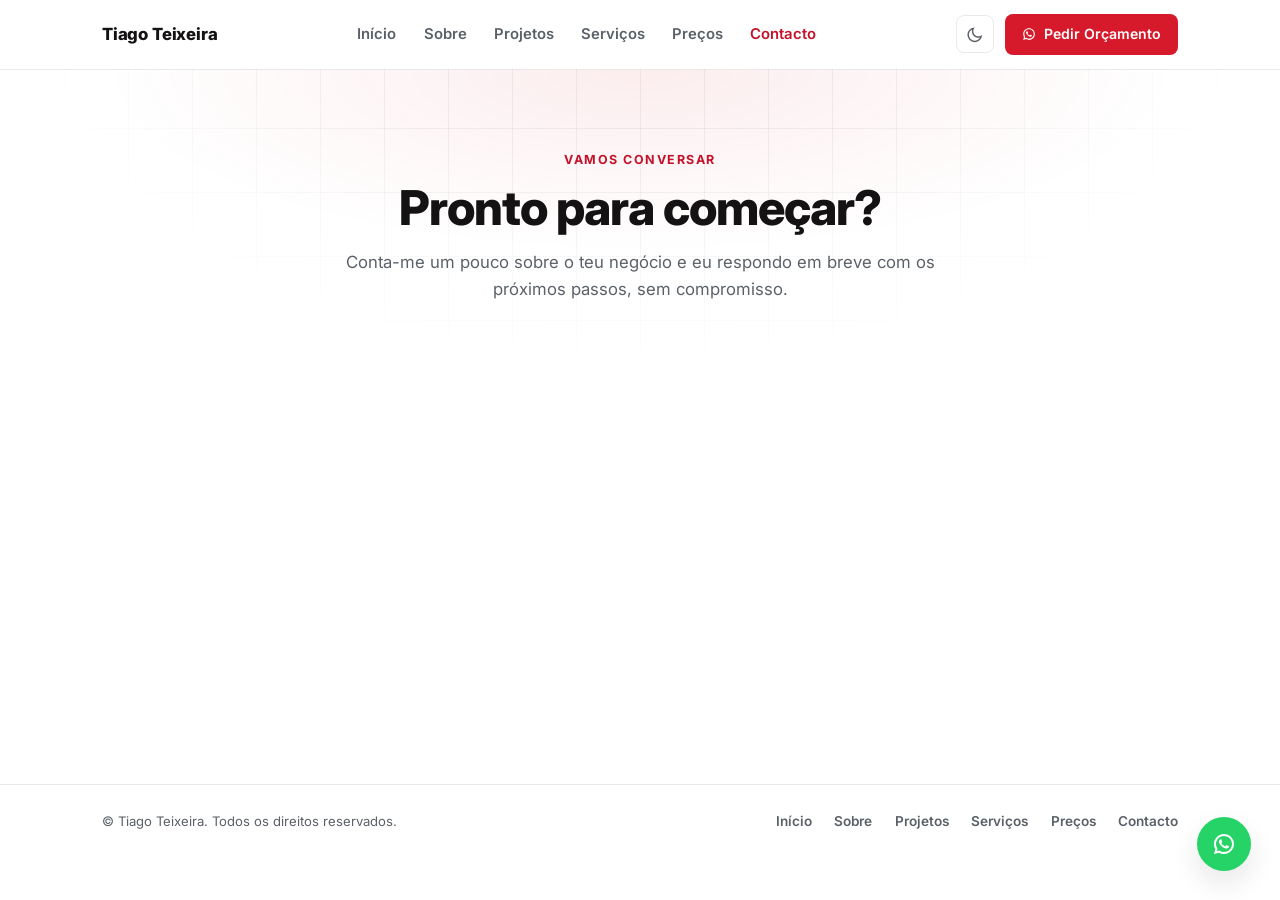
<file: contacto.html>
<!DOCTYPE html>
<html lang="pt" data-theme="dark">
  <head>
    <meta charset="utf-8" />
    <meta name="viewport" content="width=device-width, initial-scale=1, viewport-fit=cover" />
    <script>try{var t=localStorage.getItem('theme');if(t)document.documentElement.setAttribute('data-theme',t);else if(matchMedia('(prefers-color-scheme: light)').matches)document.documentElement.setAttribute('data-theme','light')}catch(e){}</script>
    <title>Contacto — Tiago Teixeira</title>
    <meta name="description" content="Pede o teu orçamento gratuito: fala comigo no WhatsApp ou envia uma mensagem. Respondo com os próximos passos, sem compromisso." />
    <link rel="canonical" href="https://tiagovskicode.github.io/Portfolio_TiagovskiCode/contacto.html" />

    <!-- Open Graph / WhatsApp / social preview -->
    <meta property="og:type" content="website" />
    <meta property="og:title" content="Contacto — Tiago Teixeira" />
    <meta property="og:description" content="Pede o teu orçamento gratuito: fala comigo no WhatsApp ou envia uma mensagem. Respondo com os próximos passos, sem compromisso." />
    <meta property="og:image" content="https://tiagovskicode.github.io/Portfolio_TiagovskiCode/og-cover.png" />
    <meta property="og:url" content="https://tiagovskicode.github.io/Portfolio_TiagovskiCode/contacto.html" />
    <meta property="og:locale" content="pt_PT" />
    <meta name="twitter:card" content="summary_large_image" />
    <meta name="twitter:title" content="Contacto — Tiago Teixeira" />
    <meta name="twitter:description" content="Pede o teu orçamento gratuito: fala comigo no WhatsApp ou envia uma mensagem. Respondo com os próximos passos, sem compromisso." />
    <meta name="twitter:image" content="https://tiagovskicode.github.io/Portfolio_TiagovskiCode/og-cover.png" />

    <link rel="icon" type="image/svg+xml" href="data:image/svg+xml,%3Csvg xmlns='http://www.w3.org/2000/svg' viewBox='0 0 100 100'%3E%3Crect width='100' height='100' rx='22' fill='%23e11d2e'/%3E%3Ctext x='50' y='68' font-size='56' font-family='Arial, sans-serif' font-weight='800' text-anchor='middle' fill='white'%3ET%3C/text%3E%3C/svg%3E" />
    <link rel="icon" type="image/x-icon" href="favicon.ico" />
    <link rel="icon" type="image/png" sizes="32x32" href="favicon-32x32.png" />
    <link rel="icon" type="image/png" sizes="16x16" href="favicon-16x16.png" />
    <link rel="apple-touch-icon" sizes="180x180" href="apple-touch-icon.png" />

    <link rel="preconnect" href="https://fonts.googleapis.com" />
    <link rel="preconnect" href="https://fonts.gstatic.com" crossorigin />
    <link rel="preload" as="style" href="https://fonts.googleapis.com/css2?family=Inter:wght@400..800&display=swap" onload="this.onload=null;this.rel='stylesheet'" />
    <noscript><link rel="stylesheet" href="https://fonts.googleapis.com/css2?family=Inter:wght@400..800&display=swap" /></noscript>
    <link rel="stylesheet" href="style.css" />
    <meta name="theme-color" content="#0a0a0a" />
    <noscript><style>[data-reveal]{opacity:1!important;transform:none!important}</style></noscript>
  </head>
  <body>
    <svg xmlns="http://www.w3.org/2000/svg" style="display:none" aria-hidden="true"><symbol id="ri-github-fill" viewBox="0 0 24 24"><path d="M12.001 2C6.47598 2 2.00098 6.475 2.00098 12C2.00098 16.425 4.86348 20.1625 8.83848 21.4875C9.33848 21.575 9.52598 21.275 9.52598 21.0125C9.52598 20.775 9.51348 19.9875 9.51348 19.15C7.00098 19.6125 6.35098 18.5375 6.15098 17.975C6.03848 17.6875 5.55098 16.8 5.12598 16.5625C4.77598 16.375 4.27598 15.9125 5.11348 15.9C5.90098 15.8875 6.46348 16.625 6.65098 16.925C7.55098 18.4375 8.98848 18.0125 9.56348 17.75C9.65098 17.1 9.91348 16.6625 10.201 16.4125C7.97598 16.1625 5.65098 15.3 5.65098 11.475C5.65098 10.3875 6.03848 9.4875 6.67598 8.7875C6.57598 8.5375 6.22598 7.5125 6.77598 6.1375C6.77598 6.1375 7.61348 5.875 9.52598 7.1625C10.326 6.9375 11.176 6.825 12.026 6.825C12.876 6.825 13.726 6.9375 14.526 7.1625C16.4385 5.8625 17.276 6.1375 17.276 6.1375C17.826 7.5125 17.476 8.5375 17.376 8.7875C18.0135 9.4875 18.401 10.375 18.401 11.475C18.401 15.3125 16.0635 16.1625 13.8385 16.4125C14.201 16.725 14.5135 17.325 14.5135 18.2625C14.5135 19.6 14.501 20.675 14.501 21.0125C14.501 21.275 14.6885 21.5875 15.1885 21.4875C19.259 20.1133 21.9999 16.2963 22.001 12C22.001 6.475 17.526 2 12.001 2Z"/></symbol><symbol id="ri-instagram-fill" viewBox="0 0 24 24"><path d="M13.0281 2.00073C14.1535 2.00259 14.7238 2.00855 15.2166 2.02322L15.4107 2.02956C15.6349 2.03753 15.8561 2.04753 16.1228 2.06003C17.1869 2.1092 17.9128 2.27753 18.5503 2.52503C19.2094 2.7792 19.7661 3.12253 20.3219 3.67837C20.8769 4.2342 21.2203 4.79253 21.4753 5.45003C21.7219 6.0867 21.8903 6.81337 21.9403 7.87753C21.9522 8.1442 21.9618 8.3654 21.9697 8.58964L21.976 8.78373C21.9906 9.27647 21.9973 9.84686 21.9994 10.9723L22.0002 11.7179C22.0003 11.809 22.0003 11.903 22.0003 12L22.0002 12.2821L21.9996 13.0278C21.9977 14.1532 21.9918 14.7236 21.9771 15.2163L21.9707 15.4104C21.9628 15.6347 21.9528 15.8559 21.9403 16.1225C21.8911 17.1867 21.7219 17.9125 21.4753 18.55C21.2211 19.2092 20.8769 19.7659 20.3219 20.3217C19.7661 20.8767 19.2069 21.22 18.5503 21.475C17.9128 21.7217 17.1869 21.89 16.1228 21.94C15.8561 21.9519 15.6349 21.9616 15.4107 21.9694L15.2166 21.9757C14.7238 21.9904 14.1535 21.997 13.0281 21.9992L12.2824 22C12.1913 22 12.0973 22 12.0003 22L11.7182 22L10.9725 21.9993C9.8471 21.9975 9.27672 21.9915 8.78397 21.9768L8.58989 21.9705C8.36564 21.9625 8.14444 21.9525 7.87778 21.94C6.81361 21.8909 6.08861 21.7217 5.45028 21.475C4.79194 21.2209 4.23444 20.8767 3.67861 20.3217C3.12278 19.7659 2.78028 19.2067 2.52528 18.55C2.27778 17.9125 2.11028 17.1867 2.06028 16.1225C2.0484 15.8559 2.03871 15.6347 2.03086 15.4104L2.02457 15.2163C2.00994 14.7236 2.00327 14.1532 2.00111 13.0278L2.00098 10.9723C2.00284 9.84686 2.00879 9.27647 2.02346 8.78373L2.02981 8.58964C2.03778 8.3654 2.04778 8.1442 2.06028 7.87753C2.10944 6.81253 2.27778 6.08753 2.52528 5.45003C2.77944 4.7917 3.12278 4.2342 3.67861 3.67837C4.23444 3.12253 4.79278 2.78003 5.45028 2.52503C6.08778 2.27753 6.81278 2.11003 7.87778 2.06003C8.14444 2.04816 8.36564 2.03847 8.58989 2.03062L8.78397 2.02433C9.27672 2.00969 9.8471 2.00302 10.9725 2.00086L13.0281 2.00073ZM12.0003 7.00003C9.23738 7.00003 7.00028 9.23956 7.00028 12C7.00028 14.7629 9.23981 17 12.0003 17C14.7632 17 17.0003 14.7605 17.0003 12C17.0003 9.23713 14.7607 7.00003 12.0003 7.00003ZM12.0003 9.00003C13.6572 9.00003 15.0003 10.3427 15.0003 12C15.0003 13.6569 13.6576 15 12.0003 15C10.3434 15 9.00028 13.6574 9.00028 12C9.00028 10.3431 10.3429 9.00003 12.0003 9.00003ZM17.2503 5.50003C16.561 5.50003 16.0003 6.05994 16.0003 6.74918C16.0003 7.43843 16.5602 7.9992 17.2503 7.9992C17.9395 7.9992 18.5003 7.4393 18.5003 6.74918C18.5003 6.05994 17.9386 5.49917 17.2503 5.50003Z"/></symbol><symbol id="ri-moon-line" viewBox="0 0 24 24"><path d="M10 7C10 10.866 13.134 14 17 14C18.9584 14 20.729 13.1957 21.9995 11.8995C22 11.933 22 11.9665 22 12C22 17.5228 17.5228 22 12 22C6.47715 22 2 17.5228 2 12C2 6.47715 6.47715 2 12 2C12.0335 2 12.067 2 12.1005 2.00049C10.8043 3.27098 10 5.04157 10 7ZM4 12C4 16.4183 7.58172 20 12 20C15.0583 20 17.7158 18.2839 19.062 15.7621C18.3945 15.9187 17.7035 16 17 16C12.0294 16 8 11.9706 8 7C8 6.29648 8.08133 5.60547 8.2379 4.938C5.71611 6.28423 4 8.9417 4 12Z"/></symbol><symbol id="ri-sun-line" viewBox="0 0 24 24"><path d="M12 18C8.68629 18 6 15.3137 6 12C6 8.68629 8.68629 6 12 6C15.3137 6 18 8.68629 18 12C18 15.3137 15.3137 18 12 18ZM12 16C14.2091 16 16 14.2091 16 12C16 9.79086 14.2091 8 12 8C9.79086 8 8 9.79086 8 12C8 14.2091 9.79086 16 12 16ZM11 1H13V4H11V1ZM11 20H13V23H11V20ZM3.51472 4.92893L4.92893 3.51472L7.05025 5.63604L5.63604 7.05025L3.51472 4.92893ZM16.9497 18.364L18.364 16.9497L20.4853 19.0711L19.0711 20.4853L16.9497 18.364ZM19.0711 3.51472L20.4853 4.92893L18.364 7.05025L16.9497 5.63604L19.0711 3.51472ZM5.63604 16.9497L7.05025 18.364L4.92893 20.4853L3.51472 19.0711L5.63604 16.9497ZM23 11V13H20V11H23ZM4 11V13H1V11H4Z"/></symbol><symbol id="ri-whatsapp-line" viewBox="0 0 24 24"><path d="M7.25361 18.4944L7.97834 18.917C9.18909 19.623 10.5651 20 12.001 20C16.4193 20 20.001 16.4183 20.001 12C20.001 7.58172 16.4193 4 12.001 4C7.5827 4 4.00098 7.58172 4.00098 12C4.00098 13.4363 4.37821 14.8128 5.08466 16.0238L5.50704 16.7478L4.85355 19.1494L7.25361 18.4944ZM2.00516 22L3.35712 17.0315C2.49494 15.5536 2.00098 13.8345 2.00098 12C2.00098 6.47715 6.47813 2 12.001 2C17.5238 2 22.001 6.47715 22.001 12C22.001 17.5228 17.5238 22 12.001 22C10.1671 22 8.44851 21.5064 6.97086 20.6447L2.00516 22ZM8.39232 7.30833C8.5262 7.29892 8.66053 7.29748 8.79459 7.30402C8.84875 7.30758 8.90265 7.31384 8.95659 7.32007C9.11585 7.33846 9.29098 7.43545 9.34986 7.56894C9.64818 8.24536 9.93764 8.92565 10.2182 9.60963C10.2801 9.76062 10.2428 9.95633 10.125 10.1457C10.0652 10.2428 9.97128 10.379 9.86248 10.5183C9.74939 10.663 9.50599 10.9291 9.50599 10.9291C9.50599 10.9291 9.40738 11.0473 9.44455 11.1944C9.45903 11.25 9.50521 11.331 9.54708 11.3991C9.57027 11.4368 9.5918 11.4705 9.60577 11.4938C9.86169 11.9211 10.2057 12.3543 10.6259 12.7616C10.7463 12.8783 10.8631 12.9974 10.9887 13.108C11.457 13.5209 11.9868 13.8583 12.559 14.1082L12.5641 14.1105C12.6486 14.1469 12.692 14.1668 12.8157 14.2193C12.8781 14.2457 12.9419 14.2685 13.0074 14.2858C13.0311 14.292 13.0554 14.2955 13.0798 14.2972C13.2415 14.3069 13.335 14.2032 13.3749 14.1555C14.0984 13.279 14.1646 13.2218 14.1696 13.2222V13.2238C14.2647 13.1236 14.4142 13.0888 14.5476 13.097C14.6085 13.1007 14.6691 13.1124 14.7245 13.1377C15.2563 13.3803 16.1258 13.7587 16.1258 13.7587L16.7073 14.0201C16.8047 14.0671 16.8936 14.1778 16.8979 14.2854C16.9005 14.3523 16.9077 14.4603 16.8838 14.6579C16.8525 14.9166 16.7738 15.2281 16.6956 15.3913C16.6406 15.5058 16.5694 15.6074 16.4866 15.6934C16.3743 15.81 16.2909 15.8808 16.1559 15.9814C16.0737 16.0426 16.0311 16.0714 16.0311 16.0714C15.8922 16.159 15.8139 16.2028 15.6484 16.2909C15.391 16.428 15.1066 16.5068 14.8153 16.5218C14.6296 16.5313 14.4444 16.5447 14.2589 16.5347C14.2507 16.5342 13.6907 16.4482 13.6907 16.4482C12.2688 16.0742 10.9538 15.3736 9.85034 14.402C9.62473 14.2034 9.4155 13.9885 9.20194 13.7759C8.31288 12.8908 7.63982 11.9364 7.23169 11.0336C7.03043 10.5884 6.90299 10.1116 6.90098 9.62098C6.89729 9.01405 7.09599 8.4232 7.46569 7.94186C7.53857 7.84697 7.60774 7.74855 7.72709 7.63586C7.85348 7.51651 7.93392 7.45244 8.02057 7.40811C8.13607 7.34902 8.26293 7.31742 8.39232 7.30833Z"/></symbol><symbol id="ri-close-line" viewBox="0 0 24 24"><path d="M11.9997 10.5865L16.9495 5.63672L18.3637 7.05093L13.4139 12.0007L18.3637 16.9504L16.9495 18.3646L11.9997 13.4149L7.04996 18.3646L5.63574 16.9504L10.5855 12.0007L5.63574 7.05093L7.04996 5.63672L11.9997 10.5865Z"/></symbol></svg>

    <!-- Nav -->
    <header class="nav" id="nav">
      <div class="container nav-inner">
        <a href="index.html" class="brand">Tiago Teixeira</a>

        <button class="hamburger" id="hamburger" aria-label="Menu" aria-expanded="false" aria-controls="navMenu">
          <span></span><span></span><span></span>
        </button>

        <nav id="navMenu" class="nav-links" aria-label="Principal">
          <button class="nav-close" id="navClose" type="button" aria-label="Fechar menu"><i class="ri-close-line"><svg aria-hidden="true" focusable="false"><use href="#ri-close-line"/></svg></i></button>
          <a href="index.html">Início</a>
          <a href="sobre.html">Sobre</a>
          <a href="projetos.html">Projetos</a>
          <a href="servicos.html">Serviços</a>
          <a href="precos.html">Preços</a>
          <a href="contacto.html" aria-current="page">Contacto</a>
          <a class="btn btn-primary nav-cta-mobile" href="https://wa.me/67077376964?text=Ol%C3%A1!%20Vi%20o%20teu%20site%20e%20gostava%20de%20pedir%20um%20or%C3%A7amento." target="_blank" rel="noreferrer"><i class="ri-whatsapp-line"><svg aria-hidden="true" focusable="false"><use href="#ri-whatsapp-line"/></svg></i> Pedir Orçamento</a>
        </nav>

        <div class="nav-actions">
          <button class="theme-toggle" id="themeToggle" aria-label="Alternar tema">
            <i class="ri-sun-line icon-sun"><svg aria-hidden="true" focusable="false"><use href="#ri-sun-line"/></svg></i>
            <i class="ri-moon-line icon-moon"><svg aria-hidden="true" focusable="false"><use href="#ri-moon-line"/></svg></i>
          </button>
          <a class="btn btn-primary btn-nav" href="https://wa.me/67077376964?text=Ol%C3%A1!%20Vi%20o%20teu%20site%20e%20gostava%20de%20pedir%20um%20or%C3%A7amento." target="_blank" rel="noreferrer">
            <i class="ri-whatsapp-line"><svg aria-hidden="true" focusable="false"><use href="#ri-whatsapp-line"/></svg></i> <span>Pedir Orçamento</span>
          </a>
        </div>
      </div>
      <div class="nav-overlay" id="navOverlay" aria-hidden="true"></div>
    </header>

    <main>

      <section class="page-hero">
        <div class="container">
          <p class="eyebrow center">VAMOS CONVERSAR</p>
          <h1 class="page-title">Pronto para começar?</h1>
          <p class="page-lead">Conta-me um pouco sobre o teu negócio e eu respondo em breve com os próximos passos, sem compromisso.</p>
        </div>
      </section>

<!-- Contact -->
      <section id="contact" class="contact" data-reveal>
        <div class="container contact-grid">
          <div class="contact-info">

            <a class="btn btn-primary contact-whatsapp" href="https://wa.me/67077376964?text=Ol%C3%A1!%20Vi%20o%20teu%20site%20e%20gostava%20de%20pedir%20um%20or%C3%A7amento." target="_blank" rel="noreferrer">
              <i class="ri-whatsapp-line"><svg aria-hidden="true" focusable="false"><use href="#ri-whatsapp-line"/></svg></i> Falar no WhatsApp
            </a>

            <ul class="contact-list">
              <li><a href="https://github.com/TiagovskiCode" target="_blank" rel="noreferrer"><i class="ri-github-fill"><svg aria-hidden="true" focusable="false"><use href="#ri-github-fill"/></svg></i> GitHub</a></li>
              <li><a href="https://www.instagram.com/tiago.__.teixeira/" target="_blank" rel="noreferrer"><i class="ri-instagram-fill"><svg aria-hidden="true" focusable="false"><use href="#ri-instagram-fill"/></svg></i> Instagram</a></li>
            </ul>
          </div>

          <form class="form" id="contactForm" action="https://formspree.io/f/mnnzrpjq" method="POST">
            <input type="hidden" name="_subject" value="Novo pedido de orçamento (site Tiago Teixeira)" />
            <input class="hp" type="text" name="_gotcha" tabindex="-1" autocomplete="off" aria-hidden="true" />

            <div class="form-row">
              <div>
                <label class="sr-only" for="name">Nome</label>
                <input id="name" name="name" type="text" placeholder="Nome *" required autocomplete="name" />
              </div>
              <div>
                <label class="sr-only" for="company">Empresa</label>
                <input id="company" name="company" type="text" placeholder="Empresa" autocomplete="organization" />
              </div>
            </div>

            <div class="form-row">
              <div>
                <label class="sr-only" for="phone">Telemóvel / WhatsApp</label>
                <input id="phone" name="phone" type="tel" placeholder="Telemóvel / WhatsApp" autocomplete="tel" inputmode="tel" />
              </div>
              <div>
                <label class="sr-only" for="projectType">Tipo de projeto</label>
                <select id="projectType" name="project_type">
                  <option value="">Tipo de projeto</option>
                  <option>Landing page</option>
                  <option>Website institucional</option>
                  <option>Automações &amp; WhatsApp</option>
                  <option>Ainda não sei</option>
                </select>
              </div>
            </div>

            <label class="sr-only" for="message">Mensagem</label>
            <textarea id="message" name="message" placeholder="Conta-me sobre o teu negócio e o que precisas *" rows="5" required></textarea>

            <button type="submit" class="btn btn-primary form-submit" id="submitBtn">
              <span class="btn-text">Enviar Mensagem</span>
              <span class="btn-loading">A enviar...</span>
            </button>

            <p class="form-status" id="formStatus" role="status" aria-live="polite" tabindex="-1" hidden></p>
          </form>
        </div>
      </section>

    </main>

    <!-- Footer -->
    <footer class="footer">
      <div class="container footer-wrap">
        <p class="muted small">© <span id="year"></span> Tiago Teixeira. Todos os direitos reservados.</p>
        <nav class="footer-nav" aria-label="Rodapé">
          <a href="index.html">Início</a>
          <a href="sobre.html">Sobre</a>
          <a href="projetos.html">Projetos</a>
          <a href="servicos.html">Serviços</a>
          <a href="precos.html">Preços</a>
          <a href="contacto.html">Contacto</a>
        </nav>
      </div>
    </footer>

    <!-- Floating WhatsApp button -->
    <a class="whatsapp-float" href="https://wa.me/67077376964?text=Ol%C3%A1!%20Vi%20o%20teu%20site%20e%20gostava%20de%20pedir%20um%20or%C3%A7amento." target="_blank" rel="noreferrer" aria-label="Falar no WhatsApp">
      <i class="ri-whatsapp-line"><svg aria-hidden="true" focusable="false"><use href="#ri-whatsapp-line"/></svg></i>
    </a>

    <script src="script.js" defer></script>
  </body>
</html>
</file>
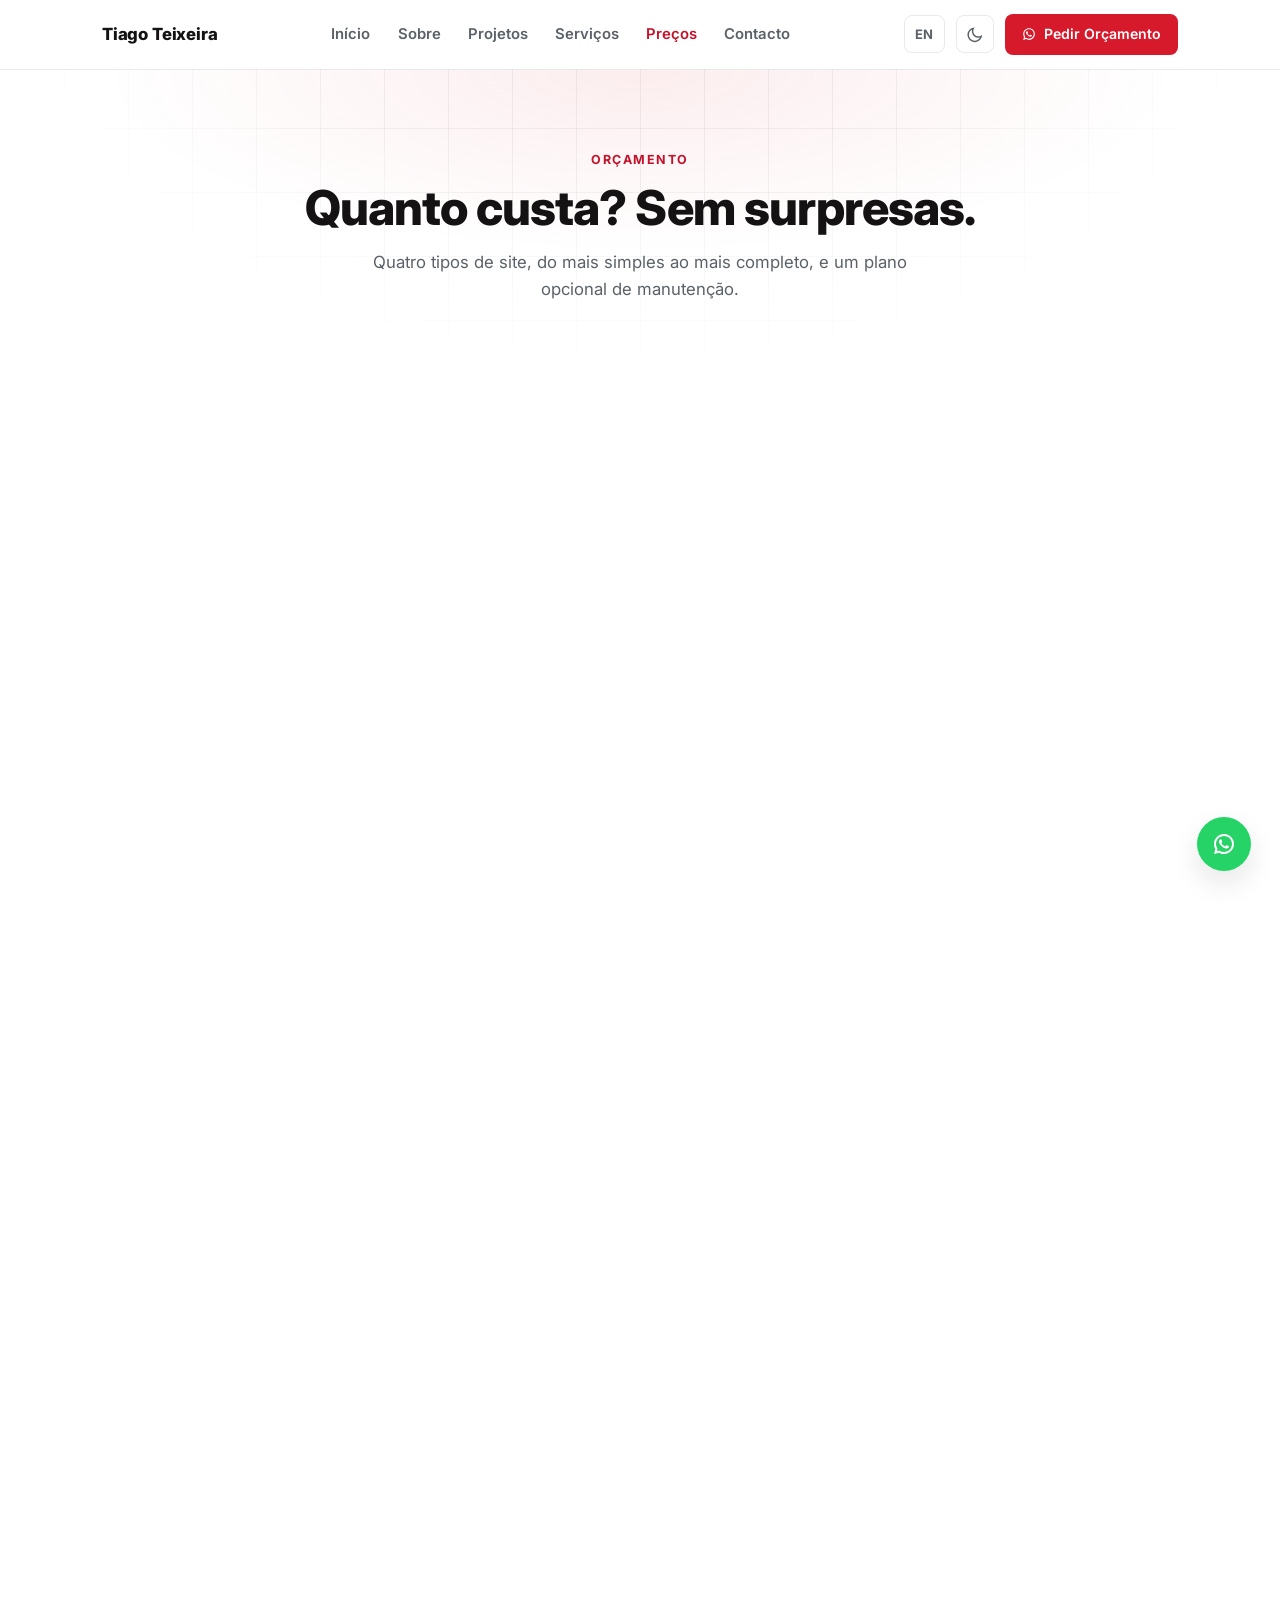
<file: precos.html>
<!DOCTYPE html>
<html lang="pt" data-theme="dark">
  <head>
    <meta charset="utf-8" />
    <meta name="viewport" content="width=device-width, initial-scale=1, viewport-fit=cover" />
    <script>try{var t=localStorage.getItem('theme');if(t)document.documentElement.setAttribute('data-theme',t);else if(matchMedia('(prefers-color-scheme: light)').matches)document.documentElement.setAttribute('data-theme','light')}catch(e){}</script>
    <title>Preços e orçamento — Tiago Teixeira</title>
    <meta name="description" content="Quanto custa um website? Landing pages desde 250$, websites profissionais de 400 a 600$, sites para restaurantes e lojas com encomendas por WhatsApp. Orçamento gratuito." />
    <link rel="canonical" href="https://tiagovskicode.github.io/Portfolio_TiagovskiCode/precos.html" />
    <link rel="alternate" hreflang="pt" href="https://tiagovskicode.github.io/Portfolio_TiagovskiCode/precos.html" />
    <link rel="alternate" hreflang="en" href="https://tiagovskicode.github.io/Portfolio_TiagovskiCode/en/pricing.html" />
    <link rel="alternate" hreflang="x-default" href="https://tiagovskicode.github.io/Portfolio_TiagovskiCode/precos.html" />

    <!-- Open Graph / WhatsApp / social preview -->
    <meta property="og:type" content="website" />
    <meta property="og:title" content="Preços e orçamento — Tiago Teixeira" />
    <meta property="og:description" content="Quanto custa um website? Landing pages desde 250$, websites profissionais de 400 a 600$, sites para restaurantes e lojas com encomendas por WhatsApp. Orçamento gratuito." />
    <meta property="og:image" content="https://tiagovskicode.github.io/Portfolio_TiagovskiCode/og-cover.png" />
    <meta property="og:url" content="https://tiagovskicode.github.io/Portfolio_TiagovskiCode/precos.html" />
    <meta property="og:locale" content="pt_PT" />
    <meta property="og:locale:alternate" content="en_US" />
    <meta name="twitter:card" content="summary_large_image" />
    <meta name="twitter:title" content="Preços e orçamento — Tiago Teixeira" />
    <meta name="twitter:description" content="Quanto custa um website? Landing pages desde 250$, websites profissionais de 400 a 600$, sites para restaurantes e lojas com encomendas por WhatsApp. Orçamento gratuito." />
    <meta name="twitter:image" content="https://tiagovskicode.github.io/Portfolio_TiagovskiCode/og-cover.png" />

    <link rel="icon" type="image/svg+xml" href="data:image/svg+xml,%3Csvg xmlns='http://www.w3.org/2000/svg' viewBox='0 0 100 100'%3E%3Crect width='100' height='100' rx='22' fill='%23e11d2e'/%3E%3Ctext x='50' y='68' font-size='56' font-family='Arial, sans-serif' font-weight='800' text-anchor='middle' fill='white'%3ET%3C/text%3E%3C/svg%3E" />
    <link rel="icon" type="image/x-icon" href="favicon.ico" />
    <link rel="icon" type="image/png" sizes="32x32" href="favicon-32x32.png" />
    <link rel="icon" type="image/png" sizes="16x16" href="favicon-16x16.png" />
    <link rel="apple-touch-icon" sizes="180x180" href="apple-touch-icon.png" />

    <link rel="preconnect" href="https://fonts.googleapis.com" />
    <link rel="preconnect" href="https://fonts.gstatic.com" crossorigin />
    <link rel="preload" as="style" href="https://fonts.googleapis.com/css2?family=Inter:wght@400..800&display=swap" onload="this.onload=null;this.rel='stylesheet'" />
    <noscript><link rel="stylesheet" href="https://fonts.googleapis.com/css2?family=Inter:wght@400..800&display=swap" /></noscript>
    <link rel="stylesheet" href="style.css" />
    <meta name="theme-color" content="#0a0a0a" />
    <noscript><style>[data-reveal]{opacity:1!important;transform:none!important}</style></noscript>
  </head>
  <body>
    <svg xmlns="http://www.w3.org/2000/svg" style="display:none" aria-hidden="true"><symbol id="ri-check-line" viewBox="0 0 24 24"><path d="M9.9997 15.1709L19.1921 5.97852L20.6063 7.39273L9.9997 17.9993L3.63574 11.6354L5.04996 10.2212L9.9997 15.1709Z"/></symbol><symbol id="ri-file-copy-2-line" viewBox="0 0 24 24"><path d="M6.9998 6V3C6.9998 2.44772 7.44752 2 7.9998 2H19.9998C20.5521 2 20.9998 2.44772 20.9998 3V17C20.9998 17.5523 20.5521 18 19.9998 18H16.9998V20.9991C16.9998 21.5519 16.5499 22 15.993 22H4.00666C3.45059 22 3 21.5554 3 20.9991L3.0026 7.00087C3.0027 6.44811 3.45264 6 4.00942 6H6.9998ZM5.00242 8L5.00019 20H14.9998V8H5.00242ZM8.9998 6H16.9998V16H18.9998V4H8.9998V6ZM7 11H13V13H7V11ZM7 15H13V17H7V15Z"/></symbol><symbol id="ri-image-line" viewBox="0 0 24 24"><path d="M2.9918 21C2.44405 21 2 20.5551 2 20.0066V3.9934C2 3.44476 2.45531 3 2.9918 3H21.0082C21.556 3 22 3.44495 22 3.9934V20.0066C22 20.5552 21.5447 21 21.0082 21H2.9918ZM20 15V5H4V19L14 9L20 15ZM20 17.8284L14 11.8284L6.82843 19H20V17.8284ZM8 11C6.89543 11 6 10.1046 6 9C6 7.89543 6.89543 7 8 7C9.10457 7 10 7.89543 10 9C10 10.1046 9.10457 11 8 11Z"/></symbol><symbol id="ri-moon-line" viewBox="0 0 24 24"><path d="M10 7C10 10.866 13.134 14 17 14C18.9584 14 20.729 13.1957 21.9995 11.8995C22 11.933 22 11.9665 22 12C22 17.5228 17.5228 22 12 22C6.47715 22 2 17.5228 2 12C2 6.47715 6.47715 2 12 2C12.0335 2 12.067 2 12.1005 2.00049C10.8043 3.27098 10 5.04157 10 7ZM4 12C4 16.4183 7.58172 20 12 20C15.0583 20 17.7158 18.2839 19.062 15.7621C18.3945 15.9187 17.7035 16 17 16C12.0294 16 8 11.9706 8 7C8 6.29648 8.08133 5.60547 8.2379 4.938C5.71611 6.28423 4 8.9417 4 12Z"/></symbol><symbol id="ri-sun-line" viewBox="0 0 24 24"><path d="M12 18C8.68629 18 6 15.3137 6 12C6 8.68629 8.68629 6 12 6C15.3137 6 18 8.68629 18 12C18 15.3137 15.3137 18 12 18ZM12 16C14.2091 16 16 14.2091 16 12C16 9.79086 14.2091 8 12 8C9.79086 8 8 9.79086 8 12C8 14.2091 9.79086 16 12 16ZM11 1H13V4H11V1ZM11 20H13V23H11V20ZM3.51472 4.92893L4.92893 3.51472L7.05025 5.63604L5.63604 7.05025L3.51472 4.92893ZM16.9497 18.364L18.364 16.9497L20.4853 19.0711L19.0711 20.4853L16.9497 18.364ZM19.0711 3.51472L20.4853 4.92893L18.364 7.05025L16.9497 5.63604L19.0711 3.51472ZM5.63604 16.9497L7.05025 18.364L4.92893 20.4853L3.51472 19.0711L5.63604 16.9497ZM23 11V13H20V11H23ZM4 11V13H1V11H4Z"/></symbol><symbol id="ri-tools-line" viewBox="0 0 24 24"><path d="M5.32943 3.27152C6.56252 2.83314 7.9923 3.10743 8.97927 4.0944C10.1002 5.21531 10.3019 6.90735 9.5843 8.23378L20.293 18.9436L18.8788 20.3579L8.16982 9.64869C6.84325 10.3668 5.15069 10.1653 4.02952 9.04415C3.04227 8.0569 2.7681 6.62659 3.20701 5.39326L5.44373 7.62994C6.02952 8.21572 6.97927 8.21572 7.56505 7.62994C8.15084 7.04415 8.15084 6.0944 7.56505 5.50862L5.32943 3.27152ZM15.6968 5.15506L18.8788 3.38729L20.293 4.80151L18.5252 7.98349L16.7574 8.33704L14.6361 10.4584L13.2219 9.04415L15.3432 6.92283L15.6968 5.15506ZM8.97927 13.2868L10.3935 14.701L5.09018 20.0043C4.69966 20.3948 4.06649 20.3948 3.67597 20.0043C3.31334 19.6417 3.28744 19.0698 3.59826 18.6773L3.67597 18.5901L8.97927 13.2868Z"/></symbol><symbol id="ri-whatsapp-line" viewBox="0 0 24 24"><path d="M7.25361 18.4944L7.97834 18.917C9.18909 19.623 10.5651 20 12.001 20C16.4193 20 20.001 16.4183 20.001 12C20.001 7.58172 16.4193 4 12.001 4C7.5827 4 4.00098 7.58172 4.00098 12C4.00098 13.4363 4.37821 14.8128 5.08466 16.0238L5.50704 16.7478L4.85355 19.1494L7.25361 18.4944ZM2.00516 22L3.35712 17.0315C2.49494 15.5536 2.00098 13.8345 2.00098 12C2.00098 6.47715 6.47813 2 12.001 2C17.5238 2 22.001 6.47715 22.001 12C22.001 17.5228 17.5238 22 12.001 22C10.1671 22 8.44851 21.5064 6.97086 20.6447L2.00516 22ZM8.39232 7.30833C8.5262 7.29892 8.66053 7.29748 8.79459 7.30402C8.84875 7.30758 8.90265 7.31384 8.95659 7.32007C9.11585 7.33846 9.29098 7.43545 9.34986 7.56894C9.64818 8.24536 9.93764 8.92565 10.2182 9.60963C10.2801 9.76062 10.2428 9.95633 10.125 10.1457C10.0652 10.2428 9.97128 10.379 9.86248 10.5183C9.74939 10.663 9.50599 10.9291 9.50599 10.9291C9.50599 10.9291 9.40738 11.0473 9.44455 11.1944C9.45903 11.25 9.50521 11.331 9.54708 11.3991C9.57027 11.4368 9.5918 11.4705 9.60577 11.4938C9.86169 11.9211 10.2057 12.3543 10.6259 12.7616C10.7463 12.8783 10.8631 12.9974 10.9887 13.108C11.457 13.5209 11.9868 13.8583 12.559 14.1082L12.5641 14.1105C12.6486 14.1469 12.692 14.1668 12.8157 14.2193C12.8781 14.2457 12.9419 14.2685 13.0074 14.2858C13.0311 14.292 13.0554 14.2955 13.0798 14.2972C13.2415 14.3069 13.335 14.2032 13.3749 14.1555C14.0984 13.279 14.1646 13.2218 14.1696 13.2222V13.2238C14.2647 13.1236 14.4142 13.0888 14.5476 13.097C14.6085 13.1007 14.6691 13.1124 14.7245 13.1377C15.2563 13.3803 16.1258 13.7587 16.1258 13.7587L16.7073 14.0201C16.8047 14.0671 16.8936 14.1778 16.8979 14.2854C16.9005 14.3523 16.9077 14.4603 16.8838 14.6579C16.8525 14.9166 16.7738 15.2281 16.6956 15.3913C16.6406 15.5058 16.5694 15.6074 16.4866 15.6934C16.3743 15.81 16.2909 15.8808 16.1559 15.9814C16.0737 16.0426 16.0311 16.0714 16.0311 16.0714C15.8922 16.159 15.8139 16.2028 15.6484 16.2909C15.391 16.428 15.1066 16.5068 14.8153 16.5218C14.6296 16.5313 14.4444 16.5447 14.2589 16.5347C14.2507 16.5342 13.6907 16.4482 13.6907 16.4482C12.2688 16.0742 10.9538 15.3736 9.85034 14.402C9.62473 14.2034 9.4155 13.9885 9.20194 13.7759C8.31288 12.8908 7.63982 11.9364 7.23169 11.0336C7.03043 10.5884 6.90299 10.1116 6.90098 9.62098C6.89729 9.01405 7.09599 8.4232 7.46569 7.94186C7.53857 7.84697 7.60774 7.74855 7.72709 7.63586C7.85348 7.51651 7.93392 7.45244 8.02057 7.40811C8.13607 7.34902 8.26293 7.31742 8.39232 7.30833Z"/></symbol><symbol id="ri-close-line" viewBox="0 0 24 24"><path d="M11.9997 10.5865L16.9495 5.63672L18.3637 7.05093L13.4139 12.0007L18.3637 16.9504L16.9495 18.3646L11.9997 13.4149L7.04996 18.3646L5.63574 16.9504L10.5855 12.0007L5.63574 7.05093L7.04996 5.63672L11.9997 10.5865Z"/></symbol><symbol id="ri-flashlight-line" viewBox="0 0 24 24"><path d="M13 9H21L11 24V15H4L13 0V9ZM11 11V7.22063L7.53238 13H13V17.3944L17.263 11H11Z"/></symbol><symbol id="ri-store-2-line" viewBox="0 0 24 24"><path d="M21 13.2422V20H22V22H2V20H3V13.2422C1.79401 12.435 1 11.0602 1 9.5C1 8.67286 1.22443 7.87621 1.63322 7.19746L4.3453 2.5C4.52393 2.1906 4.85406 2 5.21132 2H18.7887C19.1459 2 19.4761 2.1906 19.6547 2.5L22.3575 7.18172C22.7756 7.87621 23 8.67286 23 9.5C23 11.0602 22.206 12.435 21 13.2422ZM19 13.9725C18.8358 13.9907 18.669 14 18.5 14C17.2409 14 16.0789 13.478 15.25 12.6132C14.4211 13.478 13.2591 14 12 14C10.7409 14 9.5789 13.478 8.75 12.6132C7.9211 13.478 6.75911 14 5.5 14C5.331 14 5.16417 13.9907 5 13.9725V20H19V13.9725ZM5.78865 4L3.35598 8.21321C3.12409 8.59843 3 9.0389 3 9.5C3 10.8807 4.11929 12 5.5 12C6.53096 12 7.44467 11.3703 7.82179 10.4295C8.1574 9.59223 9.3426 9.59223 9.67821 10.4295C10.0553 11.3703 10.969 12 12 12C13.031 12 13.9447 11.3703 14.3218 10.4295C14.6574 9.59223 15.8426 9.59223 16.1782 10.4295C16.5553 11.3703 17.469 12 18.5 12C19.8807 12 21 10.8807 21 9.5C21 9.0389 20.8759 8.59843 20.6347 8.19746L18.2113 4H5.78865Z"/></symbol><symbol id="ri-restaurant-line" viewBox="0 0 24 24"><path d="M21 2V22H19V15H15V8C15 4.68629 17.6863 2 21 2ZM19 4.53C18.17 5 17 6.17 17 8V13H19V4.53ZM9 13.9V22H7V13.9C4.71776 13.4367 3 11.419 3 9V3H5V10H7V3H9V10H11V3H13V9C13 11.419 11.2822 13.4367 9 13.9Z"/></symbol><symbol id="ri-shopping-bag-3-line" viewBox="0 0 24 24"><path d="M6.50488 2H17.5049C17.8196 2 18.116 2.14819 18.3049 2.4L21.0049 6V21C21.0049 21.5523 20.5572 22 20.0049 22H4.00488C3.4526 22 3.00488 21.5523 3.00488 21V6L5.70488 2.4C5.89374 2.14819 6.19013 2 6.50488 2ZM19.0049 8H5.00488V20H19.0049V8ZM18.5049 6L17.0049 4H7.00488L5.50488 6H18.5049ZM9.00488 10V12C9.00488 13.6569 10.348 15 12.0049 15C13.6617 15 15.0049 13.6569 15.0049 12V10H17.0049V12C17.0049 14.7614 14.7663 17 12.0049 17C9.24346 17 7.00488 14.7614 7.00488 12V10H9.00488Z"/></symbol><symbol id="ri-settings-4-line" viewBox="0 0 24 24"><path d="M2 11.9998C2 11.1353 2.1097 10.2964 2.31595 9.49631C3.40622 9.55283 4.48848 9.01015 5.0718 7.99982C5.65467 6.99025 5.58406 5.78271 4.99121 4.86701C6.18354 3.69529 7.66832 2.82022 9.32603 2.36133C9.8222 3.33385 10.8333 3.99982 12 3.99982C13.1667 3.99982 14.1778 3.33385 14.674 2.36133C16.3317 2.82022 17.8165 3.69529 19.0088 4.86701C18.4159 5.78271 18.3453 6.99025 18.9282 7.99982C19.5115 9.01015 20.5938 9.55283 21.6841 9.49631C21.8903 10.2964 22 11.1353 22 11.9998C22 12.8643 21.8903 13.7032 21.6841 14.5033C20.5938 14.4468 19.5115 14.9895 18.9282 15.9998C18.3453 17.0094 18.4159 18.2169 19.0088 19.1326C17.8165 20.3043 16.3317 21.1794 14.674 21.6383C14.1778 20.6658 13.1667 19.9998 12 19.9998C10.8333 19.9998 9.8222 20.6658 9.32603 21.6383C7.66832 21.1794 6.18354 20.3043 4.99121 19.1326C5.58406 18.2169 5.65467 17.0094 5.0718 15.9998C4.48848 14.9895 3.40622 14.4468 2.31595 14.5033C2.1097 13.7032 2 12.8643 2 11.9998ZM6.80385 14.9998C7.43395 16.0912 7.61458 17.3459 7.36818 18.5236C7.77597 18.8138 8.21005 19.0652 8.66489 19.2741C9.56176 18.4712 10.7392 17.9998 12 17.9998C13.2608 17.9998 14.4382 18.4712 15.3351 19.2741C15.7899 19.0652 16.224 18.8138 16.6318 18.5236C16.3854 17.3459 16.566 16.0912 17.1962 14.9998C17.8262 13.9085 18.8225 13.1248 19.9655 12.7493C19.9884 12.5015 20 12.2516 20 11.9998C20 11.7481 19.9884 11.4981 19.9655 11.2504C18.8225 10.8749 17.8262 10.0912 17.1962 8.99982C16.566 7.90845 16.3854 6.65378 16.6318 5.47605C16.224 5.18588 15.7899 4.93447 15.3351 4.72552C14.4382 5.52844 13.2608 5.99982 12 5.99982C10.7392 5.99982 9.56176 5.52844 8.66489 4.72552C8.21005 4.93447 7.77597 5.18588 7.36818 5.47605C7.61458 6.65378 7.43395 7.90845 6.80385 8.99982C6.17376 10.0912 5.17754 10.8749 4.03451 11.2504C4.01157 11.4981 4 11.7481 4 11.9998C4 12.2516 4.01157 12.5015 4.03451 12.7493C5.17754 13.1248 6.17376 13.9085 6.80385 14.9998ZM12 14.9998C10.3431 14.9998 9 13.6567 9 11.9998C9 10.343 10.3431 8.99982 12 8.99982C13.6569 8.99982 15 10.343 15 11.9998C15 13.6567 13.6569 14.9998 12 14.9998ZM12 12.9998C12.5523 12.9998 13 12.5521 13 11.9998C13 11.4475 12.5523 10.9998 12 10.9998C11.4477 10.9998 11 11.4475 11 11.9998C11 12.5521 11.4477 12.9998 12 12.9998Z"/></symbol><symbol id="ri-translate-2" viewBox="0 0 24 24"><path d="M18.5 10L22.9 21H20.745L19.544 18H15.454L14.255 21H12.101L16.5 10H18.5ZM10 2V4H16V6L14.0322 6.0006C13.2425 8.36616 11.9988 10.5057 10.4115 12.301C11.1344 12.9457 11.917 13.5176 12.7475 14.0079L11.9969 15.8855C10.9237 15.2781 9.91944 14.5524 8.99961 13.7249C7.21403 15.332 5.10914 16.5553 2.79891 17.2734L2.26257 15.3442C4.2385 14.7203 6.04543 13.6737 7.59042 12.3021C6.46277 11.0281 5.50873 9.57985 4.76742 8.00028L7.00684 8.00037C7.57018 9.03885 8.23979 10.0033 8.99967 10.877C10.2283 9.46508 11.2205 7.81616 11.9095 6.00101L2 6V4H8V2H10ZM17.5 12.8852L16.253 16H18.745L17.5 12.8852Z"/></symbol><symbol id="ri-mail-send-line" viewBox="0 0 24 24"><path d="M21 3C21.5523 3 22 3.44772 22 4V20.0066C22 20.5552 21.5447 21 21.0082 21H2.9918C2.44405 21 2 20.5551 2 20.0066V19H20V7.3L12 14.5L2 5.5V4C2 3.44772 2.44772 3 3 3H21ZM8 15V17H0V15H8ZM5 10V12H0V10H5ZM19.5659 5H4.43414L12 11.8093L19.5659 5Z"/></symbol><symbol id="ri-speed-up-line" viewBox="0 0 24 24"><path d="M20 13C20 15.2091 19.1046 17.2091 17.6569 18.6569L19.0711 20.0711C20.8807 18.2614 22 15.7614 22 13 22 7.47715 17.5228 3 12 3 6.47715 3 2 7.47715 2 13 2 15.7614 3.11929 18.2614 4.92893 20.0711L6.34315 18.6569C4.89543 17.2091 4 15.2091 4 13 4 8.58172 7.58172 5 12 5 16.4183 5 20 8.58172 20 13ZM15.293 8.29297 10.793 12.793 12.2072 14.2072 16.7072 9.70718 15.293 8.29297Z"/></symbol></svg>

    <!-- Nav -->
    <header class="nav" id="nav">
      <div class="container nav-inner">
        <a href="index.html" class="brand">Tiago Teixeira</a>

        <button class="hamburger" id="hamburger" aria-label="Menu" aria-expanded="false" aria-controls="navMenu">
          <span></span><span></span><span></span>
        </button>

        <nav id="navMenu" class="nav-links" aria-label="Principal">
          <button class="nav-close" id="navClose" type="button" aria-label="Fechar menu"><i class="ri-close-line"><svg aria-hidden="true" focusable="false"><use href="#ri-close-line"/></svg></i></button>
          <a href="index.html">Início</a>
          <a href="sobre.html">Sobre</a>
          <a href="projetos.html">Projetos</a>
          <a href="servicos.html">Serviços</a>
          <a href="precos.html" aria-current="page">Preços</a>
          <a href="contacto.html">Contacto</a>
          <a class="btn btn-primary nav-cta-mobile" href="https://wa.me/67077376964?text=Ol%C3%A1!%20Vi%20o%20teu%20site%20e%20gostava%20de%20pedir%20um%20or%C3%A7amento." target="_blank" rel="noreferrer"><i class="ri-whatsapp-line"><svg aria-hidden="true" focusable="false"><use href="#ri-whatsapp-line"/></svg></i> Pedir Orçamento</a>
        </nav>

        <div class="nav-actions">
          <a class="lang-toggle" href="en/pricing.html" hreflang="en" lang="en" aria-label="Read this page in English">EN</a>
          <button class="theme-toggle" id="themeToggle" aria-label="Alternar tema">
            <i class="ri-sun-line icon-sun"><svg aria-hidden="true" focusable="false"><use href="#ri-sun-line"/></svg></i>
            <i class="ri-moon-line icon-moon"><svg aria-hidden="true" focusable="false"><use href="#ri-moon-line"/></svg></i>
          </button>
          <a class="btn btn-primary btn-nav" href="https://wa.me/67077376964?text=Ol%C3%A1!%20Vi%20o%20teu%20site%20e%20gostava%20de%20pedir%20um%20or%C3%A7amento." target="_blank" rel="noreferrer">
            <i class="ri-whatsapp-line"><svg aria-hidden="true" focusable="false"><use href="#ri-whatsapp-line"/></svg></i> <span>Pedir Orçamento</span>
          </a>
        </div>
      </div>
      <div class="nav-overlay" id="navOverlay" aria-hidden="true"></div>
    </header>

    <main>

      <section class="page-hero">
        <div class="container">
          <p class="eyebrow center">ORÇAMENTO</p>
          <h1 class="page-title">Quanto custa? Sem surpresas.</h1>
          <p class="page-lead">Quatro tipos de site, do mais simples ao mais completo, e um plano opcional de manutenção.</p>
        </div>
      </section>

<!-- Packages -->
      <!-- CONFIRMAR: os valores 250$, 700$, 900$ e os extras são propostas. Os 400–600$ e os 50$/mês já existiam. Ajusta ao que queres mesmo cobrar (e os prazos de cada pacote). -->
      <section id="pricing" class="pricing price-section" data-reveal>
        <div class="container">
          <p class="eyebrow center">PACOTES</p>
          <h2 class="title center">Escolhe o site certo para o teu negócio</h2>
          <p class="muted center">Do mais simples ao mais completo. Todos incluem design responsivo, botão de WhatsApp e suporte depois do lançamento.</p>

          <div class="pricing-grid tiers">
            <article class="card price-card" data-reveal>
              <div class="price-head"><span class="price-icon"><i class="ri-flashlight-line"><svg aria-hidden="true" focusable="false"><use href="#ri-flashlight-line"/></svg></i></span><span class="price-tag">Essencial</span></div>
              <h3>Landing Page</h3>
              <p class="price-for">Para campanhas, anúncios ou um serviço específico.</p>
              <p class="price"><span class="price-from">a partir de</span><strong>250$</strong></p>
              <ul class="price-list">
                <li><i class="ri-check-line"><svg aria-hidden="true" focusable="false"><use href="#ri-check-line"/></svg></i> 1 página otimizada para gerar contactos</li>
                <li><i class="ri-check-line"><svg aria-hidden="true" focusable="false"><use href="#ri-check-line"/></svg></i> Botão de WhatsApp com mensagem pré-preenchida</li>
                <li><i class="ri-check-line"><svg aria-hidden="true" focusable="false"><use href="#ri-check-line"/></svg></i> Formulário de contacto</li>
                <li><i class="ri-check-line"><svg aria-hidden="true" focusable="false"><use href="#ri-check-line"/></svg></i> Design responsivo, mobile-first</li>
                <li><i class="ri-check-line"><svg aria-hidden="true" focusable="false"><use href="#ri-check-line"/></svg></i> Lançamento em 3 a 4 dias</li>
              </ul>
              <a class="btn btn-outline" href="https://wa.me/67077376964?text=Ol%C3%A1%21%20Gostava%20de%20pedir%20um%20or%C3%A7amento%20para%20uma%20Landing%20Page." target="_blank" rel="noreferrer"><i class="ri-whatsapp-line"><svg aria-hidden="true" focusable="false"><use href="#ri-whatsapp-line"/></svg></i> Pedir orçamento</a>
            </article>

            <article class="card price-card featured" data-reveal>
              <span class="price-ribbon">Recomendado</span>
              <div class="price-head"><span class="price-icon"><i class="ri-store-2-line"><svg aria-hidden="true" focusable="false"><use href="#ri-store-2-line"/></svg></i></span><span class="price-tag">Profissional</span></div>
              <h3>Website Profissional</h3>
              <p class="price-for">Para negócios que precisam de uma presença online completa.</p>
              <p class="price"><span class="price-from">preço base</span><strong>400–600$</strong></p>
              <ul class="price-list">
                <li><i class="ri-check-line"><svg aria-hidden="true" focusable="false"><use href="#ri-check-line"/></svg></i> Até 5 páginas (Início, Sobre, Serviços, Galeria, Contacto)</li>
                <li><i class="ri-check-line"><svg aria-hidden="true" focusable="false"><use href="#ri-check-line"/></svg></i> Design moderno e responsivo</li>
                <li><i class="ri-check-line"><svg aria-hidden="true" focusable="false"><use href="#ri-check-line"/></svg></i> Botão de WhatsApp e formulário de contacto</li>
                <li><i class="ri-check-line"><svg aria-hidden="true" focusable="false"><use href="#ri-check-line"/></svg></i> Mapa e ligação às tuas redes sociais</li>
                <li><i class="ri-check-line"><svg aria-hidden="true" focusable="false"><use href="#ri-check-line"/></svg></i> Título, descrição e pré-visualização ao partilhar</li>
                <li><i class="ri-check-line"><svg aria-hidden="true" focusable="false"><use href="#ri-check-line"/></svg></i> Lançamento em menos de 7 dias</li>
              </ul>
              <a class="btn btn-primary" href="https://wa.me/67077376964?text=Ol%C3%A1%21%20Gostava%20de%20pedir%20um%20or%C3%A7amento%20para%20um%20Website%20Profissional." target="_blank" rel="noreferrer"><i class="ri-whatsapp-line"><svg aria-hidden="true" focusable="false"><use href="#ri-whatsapp-line"/></svg></i> Pedir orçamento</a>
            </article>

            <article class="card price-card" data-reveal>
              <div class="price-head"><span class="price-icon"><i class="ri-restaurant-line"><svg aria-hidden="true" focusable="false"><use href="#ri-restaurant-line"/></svg></i></span><span class="price-tag">Restauração</span></div>
              <h3>Restaurante &amp; Café</h3>
              <p class="price-for">Para restaurantes, cafés e padarias que querem mostrar a ementa e receber reservas.</p>
              <p class="price"><span class="price-from">a partir de</span><strong>700$</strong></p>
              <ul class="price-list">
                <li><i class="ri-check-line"><svg aria-hidden="true" focusable="false"><use href="#ri-check-line"/></svg></i> Ementa interativa com filtros por categoria</li>
                <li><i class="ri-check-line"><svg aria-hidden="true" focusable="false"><use href="#ri-check-line"/></svg></i> Reservas ou pedidos por WhatsApp</li>
                <li><i class="ri-check-line"><svg aria-hidden="true" focusable="false"><use href="#ri-check-line"/></svg></i> Versão bilingue PT/EN incluída</li>
                <li><i class="ri-check-line"><svg aria-hidden="true" focusable="false"><use href="#ri-check-line"/></svg></i> Horário, mapa e galeria de fotografias</li>
                <li><i class="ri-check-line"><svg aria-hidden="true" focusable="false"><use href="#ri-check-line"/></svg></i> Até 6 páginas</li>
                <li><i class="ri-check-line"><svg aria-hidden="true" focusable="false"><use href="#ri-check-line"/></svg></i> Lançamento em 7 a 10 dias</li>
              </ul>
              <a class="btn btn-outline" href="https://wa.me/67077376964?text=Ol%C3%A1%21%20Gostava%20de%20pedir%20um%20or%C3%A7amento%20para%20um%20site%20de%20Restaurante%20ou%20Caf%C3%A9." target="_blank" rel="noreferrer"><i class="ri-whatsapp-line"><svg aria-hidden="true" focusable="false"><use href="#ri-whatsapp-line"/></svg></i> Pedir orçamento</a>
            </article>

            <article class="card price-card" data-reveal>
              <div class="price-head"><span class="price-icon"><i class="ri-shopping-bag-3-line"><svg aria-hidden="true" focusable="false"><use href="#ri-shopping-bag-3-line"/></svg></i></span><span class="price-tag">Vendas</span></div>
              <h3>Loja &amp; Encomendas</h3>
              <p class="price-for">Para quem vende produtos e quer receber os pedidos organizados.</p>
              <p class="price"><span class="price-from">a partir de</span><strong>900$</strong></p>
              <ul class="price-list">
                <li><i class="ri-check-line"><svg aria-hidden="true" focusable="false"><use href="#ri-check-line"/></svg></i> Catálogo de produtos com categorias</li>
                <li><i class="ri-check-line"><svg aria-hidden="true" focusable="false"><use href="#ri-check-line"/></svg></i> Carrinho com pedido enviado por WhatsApp</li>
                <li><i class="ri-check-line"><svg aria-hidden="true" focusable="false"><use href="#ri-check-line"/></svg></i> Opções por produto (tamanhos, extras…)</li>
                <li><i class="ri-check-line"><svg aria-hidden="true" focusable="false"><use href="#ri-check-line"/></svg></i> Recomendações no carrinho</li>
                <li><i class="ri-check-line"><svg aria-hidden="true" focusable="false"><use href="#ri-check-line"/></svg></i> Planos ou subscrições (opcional)</li>
                <li><i class="ri-check-line"><svg aria-hidden="true" focusable="false"><use href="#ri-check-line"/></svg></i> Lançamento em 10 a 15 dias</li>
              </ul>
              <a class="btn btn-outline" href="https://wa.me/67077376964?text=Ol%C3%A1%21%20Gostava%20de%20pedir%20um%20or%C3%A7amento%20para%20uma%20Loja%20com%20encomendas%20por%20WhatsApp." target="_blank" rel="noreferrer"><i class="ri-whatsapp-line"><svg aria-hidden="true" focusable="false"><use href="#ri-whatsapp-line"/></svg></i> Pedir orçamento</a>
            </article>
          </div>

          <div class="custom-quote card" data-reveal>
            <span class="extra-icon"><i class="ri-settings-4-line"><svg aria-hidden="true" focusable="false"><use href="#ri-settings-4-line"/></svg></i></span>
            <div>
              <h3>Precisas de algo diferente?</h3>
              <p>Automações, formulários inteligentes, integrações com WhatsApp ou um site com funcionalidades próprias. Descreve-me a ideia e envio um orçamento à medida.</p>
            </div>
            <a class="btn btn-outline" href="https://wa.me/67077376964?text=Ol%C3%A1%21%20Tenho%20um%20projeto%20%C3%A0%20medida%20e%20gostava%20de%20pedir%20um%20or%C3%A7amento." target="_blank" rel="noreferrer"><i class="ri-whatsapp-line"><svg aria-hidden="true" focusable="false"><use href="#ri-whatsapp-line"/></svg></i> Descrever o meu projeto</a>
          </div>
        </div>
      </section>

<!-- Compare -->
      <section id="compare" class="price-compare price-section" data-reveal>
        <div class="container">
          <p class="eyebrow center">COMPARAR</p>
          <h2 class="title center">O que inclui cada pacote</h2>
          <p class="muted center">Vê lado a lado o que está incluído e o que podes acrescentar como extra.</p>

          <div class="price-table-wrap" role="region" aria-label="Comparação de pacotes" tabindex="0">
            <table class="price-table">
              <thead>
                <tr><th scope="col">Inclui</th><th scope="col">Landing Page</th><th scope="col" class="col-featured">Website Profissional</th><th scope="col">Restaurante &amp; Café</th><th scope="col">Loja &amp; Encomendas</th></tr>
              </thead>
              <tbody>
              <tr><th scope="row">Preço</th><td>desde 250$</td><td class="col-featured">400–600$</td><td>desde 700$</td><td>desde 900$</td></tr>
              <tr><th scope="row">Páginas</th><td>1</td><td class="col-featured">até 5</td><td>até 6</td><td>até 8</td></tr>
              <tr><th scope="row">Design responsivo, mobile-first</th><td><span class="yes" aria-hidden="true">✓</span><span class="sr-only">Incluído</span></td><td class="col-featured"><span class="yes" aria-hidden="true">✓</span><span class="sr-only">Incluído</span></td><td><span class="yes" aria-hidden="true">✓</span><span class="sr-only">Incluído</span></td><td><span class="yes" aria-hidden="true">✓</span><span class="sr-only">Incluído</span></td></tr>
              <tr><th scope="row">Botão de WhatsApp</th><td><span class="yes" aria-hidden="true">✓</span><span class="sr-only">Incluído</span></td><td class="col-featured"><span class="yes" aria-hidden="true">✓</span><span class="sr-only">Incluído</span></td><td><span class="yes" aria-hidden="true">✓</span><span class="sr-only">Incluído</span></td><td><span class="yes" aria-hidden="true">✓</span><span class="sr-only">Incluído</span></td></tr>
              <tr><th scope="row">Formulário de contacto</th><td><span class="yes" aria-hidden="true">✓</span><span class="sr-only">Incluído</span></td><td class="col-featured"><span class="yes" aria-hidden="true">✓</span><span class="sr-only">Incluído</span></td><td><span class="yes" aria-hidden="true">✓</span><span class="sr-only">Incluído</span></td><td><span class="yes" aria-hidden="true">✓</span><span class="sr-only">Incluído</span></td></tr>
              <tr><th scope="row">SEO base e pré-visualização ao partilhar</th><td><span class="yes" aria-hidden="true">✓</span><span class="sr-only">Incluído</span></td><td class="col-featured"><span class="yes" aria-hidden="true">✓</span><span class="sr-only">Incluído</span></td><td><span class="yes" aria-hidden="true">✓</span><span class="sr-only">Incluído</span></td><td><span class="yes" aria-hidden="true">✓</span><span class="sr-only">Incluído</span></td></tr>
              <tr><th scope="row">Mapa e redes sociais</th><td><span class="no" aria-hidden="true">—</span><span class="sr-only">Não incluído</span></td><td class="col-featured"><span class="yes" aria-hidden="true">✓</span><span class="sr-only">Incluído</span></td><td><span class="yes" aria-hidden="true">✓</span><span class="sr-only">Incluído</span></td><td><span class="yes" aria-hidden="true">✓</span><span class="sr-only">Incluído</span></td></tr>
              <tr><th scope="row">Ementa interativa com filtros</th><td><span class="no" aria-hidden="true">—</span><span class="sr-only">Não incluído</span></td><td class="col-featured"><span class="opt">Extra</span></td><td><span class="yes" aria-hidden="true">✓</span><span class="sr-only">Incluído</span></td><td><span class="no" aria-hidden="true">—</span><span class="sr-only">Não incluído</span></td></tr>
              <tr><th scope="row">Reservas ou pedidos por WhatsApp</th><td><span class="no" aria-hidden="true">—</span><span class="sr-only">Não incluído</span></td><td class="col-featured"><span class="opt">Extra</span></td><td><span class="yes" aria-hidden="true">✓</span><span class="sr-only">Incluído</span></td><td><span class="yes" aria-hidden="true">✓</span><span class="sr-only">Incluído</span></td></tr>
              <tr><th scope="row">Carrinho com pedido por WhatsApp</th><td><span class="no" aria-hidden="true">—</span><span class="sr-only">Não incluído</span></td><td class="col-featured"><span class="no" aria-hidden="true">—</span><span class="sr-only">Não incluído</span></td><td><span class="no" aria-hidden="true">—</span><span class="sr-only">Não incluído</span></td><td><span class="yes" aria-hidden="true">✓</span><span class="sr-only">Incluído</span></td></tr>
              <tr><th scope="row">Versão bilingue PT/EN</th><td><span class="opt">Extra</span></td><td class="col-featured"><span class="opt">Extra</span></td><td><span class="yes" aria-hidden="true">✓</span><span class="sr-only">Incluído</span></td><td><span class="opt">Extra</span></td></tr>
              <tr><th scope="row">Lançamento</th><td>3–4 dias</td><td class="col-featured">&lt;7 dias</td><td>7–10 dias</td><td>10–15 dias</td></tr>
              <tr><th scope="row">Suporte após o lançamento</th><td><span class="yes" aria-hidden="true">✓</span><span class="sr-only">Incluído</span></td><td class="col-featured"><span class="yes" aria-hidden="true">✓</span><span class="sr-only">Incluído</span></td><td><span class="yes" aria-hidden="true">✓</span><span class="sr-only">Incluído</span></td><td><span class="yes" aria-hidden="true">✓</span><span class="sr-only">Incluído</span></td></tr>
              </tbody>
            </table>
          </div>
        </div>
      </section>

<!-- Extras -->
      <section id="extras" class="extras price-section" data-reveal>
        <div class="container">
          <p class="eyebrow center">EXTRAS</p>
          <h2 class="title center">Acrescenta só o que precisas</h2>
          <p class="muted center">Valores a somar a qualquer pacote. O total fica sempre combinado, por escrito, antes de começar.</p>

          <div class="extras-grid">
            <div class="extra-row" data-reveal>
              <span class="extra-icon"><i class="ri-file-copy-2-line"><svg aria-hidden="true" focusable="false"><use href="#ri-file-copy-2-line"/></svg></i></span>
              <div><strong>Página adicional</strong><span>Mais uma página, com design e conteúdo.</span></div>
              <b class="extra-price">+50$</b>
            </div>
            <div class="extra-row" data-reveal>
              <span class="extra-icon"><i class="ri-translate-2"><svg aria-hidden="true" focusable="false"><use href="#ri-translate-2"/></svg></i></span>
              <div><strong>Versão bilingue PT/EN</strong><span>Todo o site em dois idiomas, com seletor.</span></div>
              <b class="extra-price">desde 80$</b>
            </div>
            <div class="extra-row" data-reveal>
              <span class="extra-icon"><i class="ri-restaurant-line"><svg aria-hidden="true" focusable="false"><use href="#ri-restaurant-line"/></svg></i></span>
              <div><strong>Ementa interativa</strong><span>Pratos com filtros por categoria.</span></div>
              <b class="extra-price">+150$</b>
            </div>
            <div class="extra-row" data-reveal>
              <span class="extra-icon"><i class="ri-whatsapp-line"><svg aria-hidden="true" focusable="false"><use href="#ri-whatsapp-line"/></svg></i></span>
              <div><strong>Reservas ou pedidos por WhatsApp</strong><span>Mensagem pronta com os dados do cliente.</span></div>
              <b class="extra-price">+60$</b>
            </div>
            <div class="extra-row" data-reveal>
              <span class="extra-icon"><i class="ri-settings-4-line"><svg aria-hidden="true" focusable="false"><use href="#ri-settings-4-line"/></svg></i></span>
              <div><strong>Domínio e hospedagem</strong><span>Compra, configuração e ligação ao site.</span></div>
              <b class="extra-price">+40$</b>
            </div>
            <div class="extra-row" data-reveal>
              <span class="extra-icon"><i class="ri-image-line"><svg aria-hidden="true" focusable="false"><use href="#ri-image-line"/></svg></i></span>
              <div><strong>Organização de conteúdos</strong><span>Ajudo a escrever e organizar textos e imagens.</span></div>
              <b class="extra-price">+80$</b>
            </div>
            <div class="extra-row" data-reveal>
              <span class="extra-icon"><i class="ri-mail-send-line"><svg aria-hidden="true" focusable="false"><use href="#ri-mail-send-line"/></svg></i></span>
              <div><strong>Formulário inteligente</strong><span>Formulários e automações que chegam ao teu WhatsApp ou email.</span></div>
              <b class="extra-price">desde 80$</b>
            </div>
            <div class="extra-row" data-reveal>
              <span class="extra-icon"><i class="ri-speed-up-line"><svg aria-hidden="true" focusable="false"><use href="#ri-speed-up-line"/></svg></i></span>
              <div><strong>Otimização de um site existente</strong><span>Análise de velocidade e correções para telemóvel.</span></div>
              <b class="extra-price">desde 100$</b>
            </div>
          </div>
        </div>
      </section>

<!-- Maintenance + factors -->
      <section id="manutencao" class="plan price-section" data-reveal>
        <div class="container">
          <div class="plan-band card" data-reveal>
            <div class="plan-copy">
              <span class="price-tag">Depois do lançamento</span>
              <h3>Manutenção &amp; alterações</h3>
              <p>Para manteres o site sempre atualizado, sem teres de te preocupar com a parte técnica.</p>
              <ul class="price-list">
                <li><i class="ri-check-line"><svg aria-hidden="true" focusable="false"><use href="#ri-check-line"/></svg></i> Alterações de textos, imagens e preços</li>
                <li><i class="ri-check-line"><svg aria-hidden="true" focusable="false"><use href="#ri-check-line"/></svg></i> Manutenção e correções</li>
                <li><i class="ri-check-line"><svg aria-hidden="true" focusable="false"><use href="#ri-check-line"/></svg></i> Outros pedidos e novas ideias</li>
                <li><i class="ri-check-line"><svg aria-hidden="true" focusable="false"><use href="#ri-check-line"/></svg></i> Contacto direto via WhatsApp</li>
              </ul>
            </div>
            <div class="plan-price">
              <p class="price"><strong>50$</strong><span>por mês</span></p>
              <p class="price-note">Opcional, em qualquer pacote.</p>
              <a class="btn btn-primary" href="https://wa.me/67077376964?text=Ol%C3%A1%21%20Gostava%20de%20saber%20mais%20sobre%20o%20plano%20de%20manuten%C3%A7%C3%A3o%20mensal." target="_blank" rel="noreferrer"><i class="ri-whatsapp-line"><svg aria-hidden="true" focusable="false"><use href="#ri-whatsapp-line"/></svg></i> Falar sobre manutenção</a>
            </div>
          </div>

          <div class="price-factors">
            <h3>O que pode fazer o valor subir?</h3>
            <ul>
              <li><i class="ri-file-copy-2-line"><svg aria-hidden="true" focusable="false"><use href="#ri-file-copy-2-line"/></svg></i><span><strong>Número de páginas</strong> Quanto maior o site, mais trabalho de design e conteúdo.</span></li>
              <li><i class="ri-tools-line"><svg aria-hidden="true" focusable="false"><use href="#ri-tools-line"/></svg></i><span><strong>Funcionalidades extra</strong> Por exemplo reservas, carrinho com WhatsApp ou versão em dois idiomas.</span></li>
              <li><i class="ri-image-line"><svg aria-hidden="true" focusable="false"><use href="#ri-image-line"/></svg></i><span><strong>Conteúdo</strong> Se os textos e as imagens já estão prontos ou se é preciso ajudar a prepará-los.</span></li>
            </ul>
            <p class="price-disclaimer">Os valores são indicativos, em dólares americanos. O preço final é combinado contigo, por escrito, antes de começar.</p>
          </div>
        </div>
      </section>

<!-- Included -->
      <section id="included" class="included" data-reveal>
        <div class="container">
          <p class="eyebrow center">O QUE ESTÁ INCLUÍDO</p>
          <h2 class="title center">Tudo o que o teu site precisa</h2>
          <p class="muted center">Sem surpresas: o essencial vem sempre no projeto.</p>

          <ul class="included-list card">
            <li><i class="ri-check-line"><svg aria-hidden="true" focusable="false"><use href="#ri-check-line"/></svg></i> Design responsivo (telemóvel, tablet e computador)</li>
            <li><i class="ri-check-line"><svg aria-hidden="true" focusable="false"><use href="#ri-check-line"/></svg></i> Otimização de velocidade</li>
            <li><i class="ri-check-line"><svg aria-hidden="true" focusable="false"><use href="#ri-check-line"/></svg></i> Botão de WhatsApp e formulário de contacto</li>
            <li><i class="ri-check-line"><svg aria-hidden="true" focusable="false"><use href="#ri-check-line"/></svg></i> Título, descrição e pré-visualização ao partilhar o link</li>
            <li><i class="ri-check-line"><svg aria-hidden="true" focusable="false"><use href="#ri-check-line"/></svg></i> Domínio e hospedagem, se precisares</li>
            <li><i class="ri-check-line"><svg aria-hidden="true" focusable="false"><use href="#ri-check-line"/></svg></i> Versão bilingue PT/EN (opcional)</li>
            <li><i class="ri-check-line"><svg aria-hidden="true" focusable="false"><use href="#ri-check-line"/></svg></i> Mapa e ligação às tuas redes sociais</li>
            <li><i class="ri-check-line"><svg aria-hidden="true" focusable="false"><use href="#ri-check-line"/></svg></i> Plano de manutenção mensal disponível (50$/mês)</li>
          </ul>
        </div>
      </section>

<!-- FAQ -->
      <section id="faq" class="faq" data-reveal>
        <div class="container">
          <p class="eyebrow center">PERGUNTAS FREQUENTES</p>
          <h2 class="title center">FAQ</h2>
          <p class="muted center">O que os clientes mais perguntam antes de avançar.</p>

<div class="faq-list" data-faq>
            <details class="faq-item" data-reveal>
              <summary>Quanto custa um website?</summary>
              <p>Depende do tipo de site: uma landing page começa nos 250$, um website profissional custa cerca de 400 a 600$, e sites para restaurantes ou lojas com encomendas por WhatsApp começam nos 700$ e 900$. Fala comigo no WhatsApp e envio-te um orçamento sem compromisso, com o valor exato antes de começarmos.</p>
            </details>
            <details class="faq-item" data-reveal>
              <!-- CONFIRMAR: o domínio fica em nome do cliente? O custo do domínio/alojamento está incluído no pacote ou é cobrado à parte? Ajusta a resposta à tua forma de trabalhar. -->
              <summary>Quanto custa o alojamento e o domínio?</summary>
              <p>O domínio (por exemplo, onomedoteunegocio.com) é um custo anual pago ao registo de domínios. O alojamento de um site simples em código nativo pode ser muito económico ou até gratuito, por exemplo no GitHub Pages. Trato da compra e da configuração, e estes valores ficam sempre claros no orçamento, antes de começarmos.</p>
            </details>
            <details class="faq-item" data-reveal>
              <!-- CONFIRMAR: escreveste "uma parte no início e o restante na entrega"? Ajusta (por exemplo 50% / 50%) e indica as formas de pagamento que aceitas. -->
              <summary>Como funciona o pagamento?</summary>
              <p>O valor e as condições ficam combinados no orçamento, antes de começar. Normalmente peço uma parte no início, para reservar o teu projeto, e o restante na entrega, depois de veres e aprovares o site. A manutenção mensal (50$ por mês), se a quiseres, é paga à parte.</p>
            </details>
            <details class="faq-item" data-reveal>
              <summary>Quanto tempo demora mesmo?</summary>
              <p>A maioria dos projetos fica pronta em menos de 7 dias a partir do momento em que tenho o conteúdo (textos, imagens, logótipo) do teu negócio.</p>
            </details>
            <details class="faq-item" data-reveal>
              <summary>O que preciso de fornecer para começar?</summary>
              <p>O essencial é o conteúdo do teu negócio: logótipo (se tiveres), textos, fotografias, contactos e redes sociais. Se ainda não tens os textos escritos, diz-me o que fazes e eu ajudo a organizá-los. Mostra-me também sites de que gostes e as cores que preferes. Trabalhamos com o que existir e o resto vamos completando.</p>
            </details>
            <details class="faq-item" data-reveal>
              <summary>O site vai funcionar bem no telemóvel?</summary>
              <p>Sim. Começo sempre pelo telemóvel (mobile-first) e depois adapto ao tablet e ao computador. A maioria dos teus clientes vai abrir o site no telemóvel, por isso é a primeira coisa que otimizo, tanto no aspeto como na velocidade.</p>
            </details>
            <details class="faq-item" data-reveal>
              <summary>Depois do site estar no ar, continuo a ter suporte?</summary>
              <p>Sim. Depois do lançamento posso ficar responsável pela manutenção, alterações e outros pedidos por 50$ por mês. Não desapareço assim que o projeto fica pronto.</p>
            </details>
            <details class="faq-item" data-reveal>
              <summary>Fazes só sites ou também automações?</summary>
              <p>Os dois. Além do website em si, faço formulários inteligentes e integrações diretas com WhatsApp para facilitar o contacto com os teus clientes.</p>
            </details>
          </div>
        </div>
      </section>

<!-- CTA banner -->
      <section class="cta-section" data-reveal>
        <div class="container">
          <div class="cta-banner">
            <div>
              <h2>Pronto para ter um site que traz clientes?</h2>
              <p>Fala comigo no WhatsApp e pede o teu orçamento gratuito, sem compromisso.</p>
            </div>
            <a class="btn btn-primary btn-lg" href="https://wa.me/67077376964?text=Ol%C3%A1!%20Vi%20o%20teu%20site%20e%20gostava%20de%20pedir%20um%20or%C3%A7amento." target="_blank" rel="noreferrer">
              <i class="ri-whatsapp-line"><svg aria-hidden="true" focusable="false"><use href="#ri-whatsapp-line"/></svg></i> Pedir Orçamento Gratuito
            </a>
          </div>
        </div>
      </section>

    </main>

    <!-- Footer -->
    <footer class="footer">
      <div class="container footer-wrap">
        <p class="muted small">© <span id="year"></span> Tiago Teixeira. Todos os direitos reservados.</p>
        <nav class="footer-nav" aria-label="Rodapé">
          <a href="index.html">Início</a>
          <a href="sobre.html">Sobre</a>
          <a href="projetos.html">Projetos</a>
          <a href="servicos.html">Serviços</a>
          <a href="precos.html">Preços</a>
          <a href="contacto.html">Contacto</a>
        </nav>
      </div>
    </footer>

    <!-- Floating WhatsApp button -->
    <a class="whatsapp-float" href="https://wa.me/67077376964?text=Ol%C3%A1!%20Vi%20o%20teu%20site%20e%20gostava%20de%20pedir%20um%20or%C3%A7amento." target="_blank" rel="noreferrer" aria-label="Falar no WhatsApp">
      <i class="ri-whatsapp-line"><svg aria-hidden="true" focusable="false"><use href="#ri-whatsapp-line"/></svg></i>
    </a>

    <script src="script.js" defer></script>
  </body>
</html>
</file>
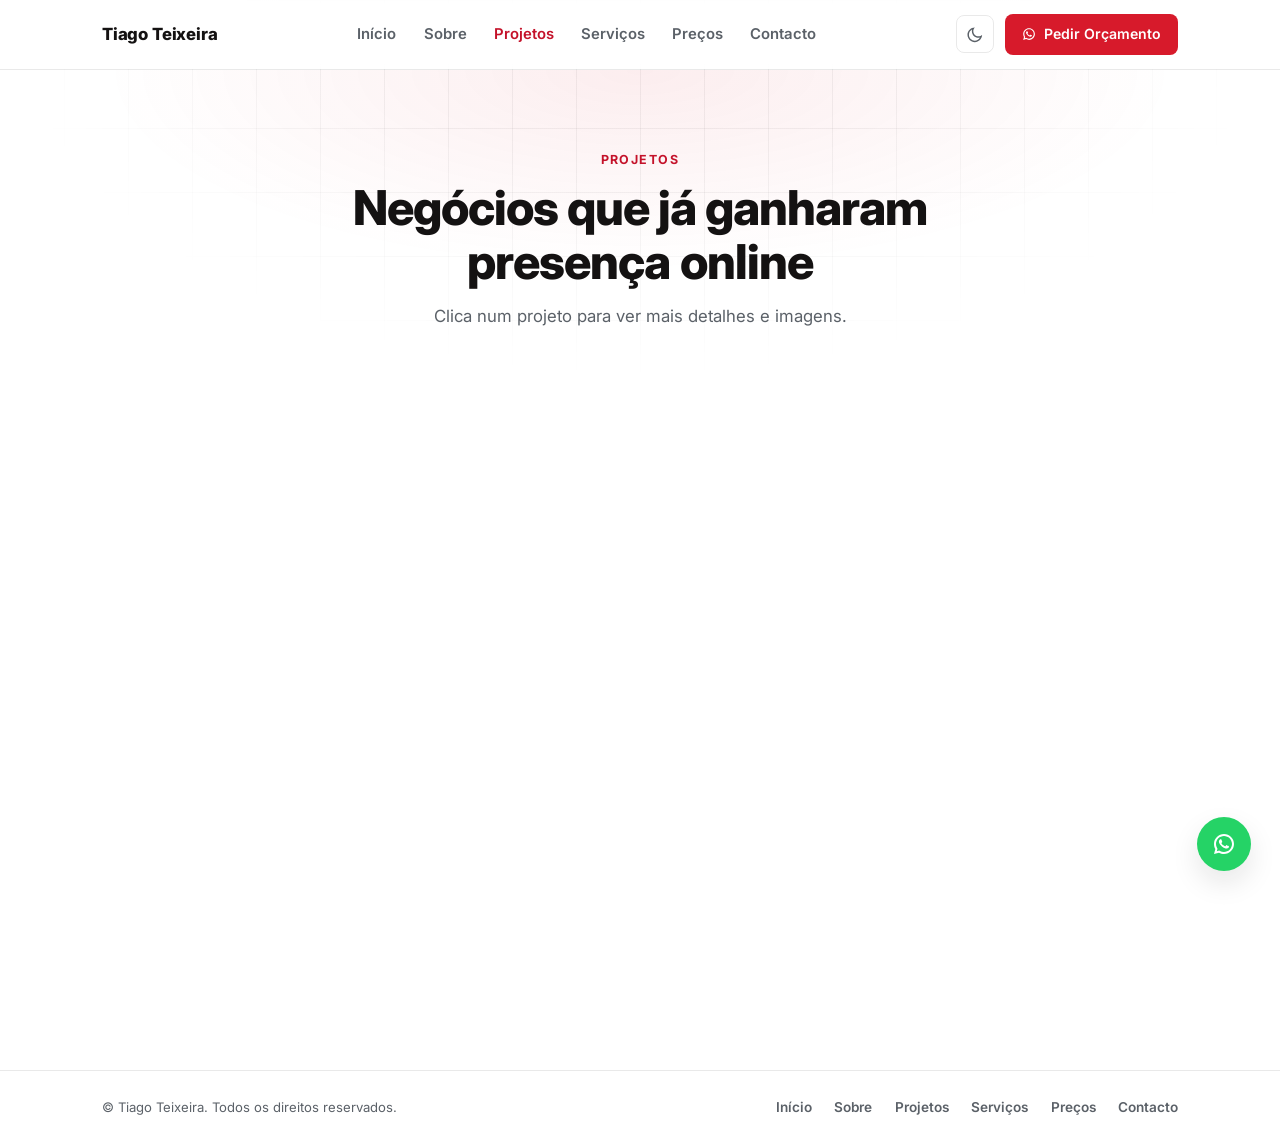
<file: projetos.html>
<!DOCTYPE html>
<html lang="pt" data-theme="dark">
  <head>
    <meta charset="utf-8" />
    <meta name="viewport" content="width=device-width, initial-scale=1, viewport-fit=cover" />
    <script>try{var t=localStorage.getItem('theme');if(t)document.documentElement.setAttribute('data-theme',t);else if(matchMedia('(prefers-color-scheme: light)').matches)document.documentElement.setAttribute('data-theme','light')}catch(e){}</script>
    <title>Projetos — Tiago Teixeira</title>
    <meta name="description" content="Casos de sucesso: websites feitos para negócios e organizações em Timor-Leste. Vê o problema, a solução e o resultado de cada projeto." />
    <link rel="canonical" href="https://tiagovskicode.github.io/Portfolio_TiagovskiCode/projetos.html" />

    <!-- Open Graph / WhatsApp / social preview -->
    <meta property="og:type" content="website" />
    <meta property="og:title" content="Projetos — Tiago Teixeira" />
    <meta property="og:description" content="Casos de sucesso: websites feitos para negócios e organizações em Timor-Leste. Vê o problema, a solução e o resultado de cada projeto." />
    <meta property="og:image" content="https://tiagovskicode.github.io/Portfolio_TiagovskiCode/og-cover.png" />
    <meta property="og:url" content="https://tiagovskicode.github.io/Portfolio_TiagovskiCode/projetos.html" />
    <meta property="og:locale" content="pt_PT" />
    <meta name="twitter:card" content="summary_large_image" />
    <meta name="twitter:title" content="Projetos — Tiago Teixeira" />
    <meta name="twitter:description" content="Casos de sucesso: websites feitos para negócios e organizações em Timor-Leste. Vê o problema, a solução e o resultado de cada projeto." />
    <meta name="twitter:image" content="https://tiagovskicode.github.io/Portfolio_TiagovskiCode/og-cover.png" />

    <link rel="icon" type="image/svg+xml" href="data:image/svg+xml,%3Csvg xmlns='http://www.w3.org/2000/svg' viewBox='0 0 100 100'%3E%3Crect width='100' height='100' rx='22' fill='%23e11d2e'/%3E%3Ctext x='50' y='68' font-size='56' font-family='Arial, sans-serif' font-weight='800' text-anchor='middle' fill='white'%3ET%3C/text%3E%3C/svg%3E" />
    <link rel="icon" type="image/x-icon" href="favicon.ico" />
    <link rel="icon" type="image/png" sizes="32x32" href="favicon-32x32.png" />
    <link rel="icon" type="image/png" sizes="16x16" href="favicon-16x16.png" />
    <link rel="apple-touch-icon" sizes="180x180" href="apple-touch-icon.png" />

    <link rel="preconnect" href="https://fonts.googleapis.com" />
    <link rel="preconnect" href="https://fonts.gstatic.com" crossorigin />
    <link rel="preload" as="style" href="https://fonts.googleapis.com/css2?family=Inter:wght@400..800&display=swap" onload="this.onload=null;this.rel='stylesheet'" />
    <noscript><link rel="stylesheet" href="https://fonts.googleapis.com/css2?family=Inter:wght@400..800&display=swap" /></noscript>
    <link rel="stylesheet" href="style.css" />
    <meta name="theme-color" content="#0a0a0a" />
    <noscript><style>[data-reveal]{opacity:1!important;transform:none!important}</style></noscript>
  </head>
  <body>
    <svg xmlns="http://www.w3.org/2000/svg" style="display:none" aria-hidden="true"><symbol id="ri-close-line" viewBox="0 0 24 24"><path d="M11.9997 10.5865L16.9495 5.63672L18.3637 7.05093L13.4139 12.0007L18.3637 16.9504L16.9495 18.3646L11.9997 13.4149L7.04996 18.3646L5.63574 16.9504L10.5855 12.0007L5.63574 7.05093L7.04996 5.63672L11.9997 10.5865Z"/></symbol><symbol id="ri-double-quotes-l" viewBox="0 0 24 24"><path d="M4.58341 17.3211C3.55316 16.2274 3 15 3 13.0103C3 9.51086 5.45651 6.37366 9.03059 4.82318L9.92328 6.20079C6.58804 8.00539 5.93618 10.346 5.67564 11.822C6.21263 11.5443 6.91558 11.4466 7.60471 11.5105C9.40908 11.6778 10.8312 13.159 10.8312 15C10.8312 16.933 9.26416 18.5 7.33116 18.5C6.2581 18.5 5.23196 18.0095 4.58341 17.3211ZM14.5834 17.3211C13.5532 16.2274 13 15 13 13.0103C13 9.51086 15.4565 6.37366 19.0306 4.82318L19.9233 6.20079C16.588 8.00539 15.9362 10.346 15.6756 11.822C16.2126 11.5443 16.9156 11.4466 17.6047 11.5105C19.4091 11.6778 20.8312 13.159 20.8312 15C20.8312 16.933 19.2642 18.5 17.3312 18.5C16.2581 18.5 15.232 18.0095 14.5834 17.3211Z"/></symbol><symbol id="ri-external-link-line" viewBox="0 0 24 24"><path d="M10 6V8H5V19H16V14H18V20C18 20.5523 17.5523 21 17 21H4C3.44772 21 3 20.5523 3 20V7C3 6.44772 3.44772 6 4 6H10ZM21 3V11H19L18.9999 6.413L11.2071 14.2071L9.79289 12.7929L17.5849 5H13V3H21Z"/></symbol><symbol id="ri-image-line" viewBox="0 0 24 24"><path d="M2.9918 21C2.44405 21 2 20.5551 2 20.0066V3.9934C2 3.44476 2.45531 3 2.9918 3H21.0082C21.556 3 22 3.44495 22 3.9934V20.0066C22 20.5552 21.5447 21 21.0082 21H2.9918ZM20 15V5H4V19L14 9L20 15ZM20 17.8284L14 11.8284L6.82843 19H20V17.8284ZM8 11C6.89543 11 6 10.1046 6 9C6 7.89543 6.89543 7 8 7C9.10457 7 10 7.89543 10 9C10 10.1046 9.10457 11 8 11Z"/></symbol><symbol id="ri-moon-line" viewBox="0 0 24 24"><path d="M10 7C10 10.866 13.134 14 17 14C18.9584 14 20.729 13.1957 21.9995 11.8995C22 11.933 22 11.9665 22 12C22 17.5228 17.5228 22 12 22C6.47715 22 2 17.5228 2 12C2 6.47715 6.47715 2 12 2C12.0335 2 12.067 2 12.1005 2.00049C10.8043 3.27098 10 5.04157 10 7ZM4 12C4 16.4183 7.58172 20 12 20C15.0583 20 17.7158 18.2839 19.062 15.7621C18.3945 15.9187 17.7035 16 17 16C12.0294 16 8 11.9706 8 7C8 6.29648 8.08133 5.60547 8.2379 4.938C5.71611 6.28423 4 8.9417 4 12Z"/></symbol><symbol id="ri-sun-line" viewBox="0 0 24 24"><path d="M12 18C8.68629 18 6 15.3137 6 12C6 8.68629 8.68629 6 12 6C15.3137 6 18 8.68629 18 12C18 15.3137 15.3137 18 12 18ZM12 16C14.2091 16 16 14.2091 16 12C16 9.79086 14.2091 8 12 8C9.79086 8 8 9.79086 8 12C8 14.2091 9.79086 16 12 16ZM11 1H13V4H11V1ZM11 20H13V23H11V20ZM3.51472 4.92893L4.92893 3.51472L7.05025 5.63604L5.63604 7.05025L3.51472 4.92893ZM16.9497 18.364L18.364 16.9497L20.4853 19.0711L19.0711 20.4853L16.9497 18.364ZM19.0711 3.51472L20.4853 4.92893L18.364 7.05025L16.9497 5.63604L19.0711 3.51472ZM5.63604 16.9497L7.05025 18.364L4.92893 20.4853L3.51472 19.0711L5.63604 16.9497ZM23 11V13H20V11H23ZM4 11V13H1V11H4Z"/></symbol><symbol id="ri-whatsapp-line" viewBox="0 0 24 24"><path d="M7.25361 18.4944L7.97834 18.917C9.18909 19.623 10.5651 20 12.001 20C16.4193 20 20.001 16.4183 20.001 12C20.001 7.58172 16.4193 4 12.001 4C7.5827 4 4.00098 7.58172 4.00098 12C4.00098 13.4363 4.37821 14.8128 5.08466 16.0238L5.50704 16.7478L4.85355 19.1494L7.25361 18.4944ZM2.00516 22L3.35712 17.0315C2.49494 15.5536 2.00098 13.8345 2.00098 12C2.00098 6.47715 6.47813 2 12.001 2C17.5238 2 22.001 6.47715 22.001 12C22.001 17.5228 17.5238 22 12.001 22C10.1671 22 8.44851 21.5064 6.97086 20.6447L2.00516 22ZM8.39232 7.30833C8.5262 7.29892 8.66053 7.29748 8.79459 7.30402C8.84875 7.30758 8.90265 7.31384 8.95659 7.32007C9.11585 7.33846 9.29098 7.43545 9.34986 7.56894C9.64818 8.24536 9.93764 8.92565 10.2182 9.60963C10.2801 9.76062 10.2428 9.95633 10.125 10.1457C10.0652 10.2428 9.97128 10.379 9.86248 10.5183C9.74939 10.663 9.50599 10.9291 9.50599 10.9291C9.50599 10.9291 9.40738 11.0473 9.44455 11.1944C9.45903 11.25 9.50521 11.331 9.54708 11.3991C9.57027 11.4368 9.5918 11.4705 9.60577 11.4938C9.86169 11.9211 10.2057 12.3543 10.6259 12.7616C10.7463 12.8783 10.8631 12.9974 10.9887 13.108C11.457 13.5209 11.9868 13.8583 12.559 14.1082L12.5641 14.1105C12.6486 14.1469 12.692 14.1668 12.8157 14.2193C12.8781 14.2457 12.9419 14.2685 13.0074 14.2858C13.0311 14.292 13.0554 14.2955 13.0798 14.2972C13.2415 14.3069 13.335 14.2032 13.3749 14.1555C14.0984 13.279 14.1646 13.2218 14.1696 13.2222V13.2238C14.2647 13.1236 14.4142 13.0888 14.5476 13.097C14.6085 13.1007 14.6691 13.1124 14.7245 13.1377C15.2563 13.3803 16.1258 13.7587 16.1258 13.7587L16.7073 14.0201C16.8047 14.0671 16.8936 14.1778 16.8979 14.2854C16.9005 14.3523 16.9077 14.4603 16.8838 14.6579C16.8525 14.9166 16.7738 15.2281 16.6956 15.3913C16.6406 15.5058 16.5694 15.6074 16.4866 15.6934C16.3743 15.81 16.2909 15.8808 16.1559 15.9814C16.0737 16.0426 16.0311 16.0714 16.0311 16.0714C15.8922 16.159 15.8139 16.2028 15.6484 16.2909C15.391 16.428 15.1066 16.5068 14.8153 16.5218C14.6296 16.5313 14.4444 16.5447 14.2589 16.5347C14.2507 16.5342 13.6907 16.4482 13.6907 16.4482C12.2688 16.0742 10.9538 15.3736 9.85034 14.402C9.62473 14.2034 9.4155 13.9885 9.20194 13.7759C8.31288 12.8908 7.63982 11.9364 7.23169 11.0336C7.03043 10.5884 6.90299 10.1116 6.90098 9.62098C6.89729 9.01405 7.09599 8.4232 7.46569 7.94186C7.53857 7.84697 7.60774 7.74855 7.72709 7.63586C7.85348 7.51651 7.93392 7.45244 8.02057 7.40811C8.13607 7.34902 8.26293 7.31742 8.39232 7.30833Z"/></symbol><symbol id="ri-zoom-in-line" viewBox="0 0 24 24"><path d="M18.031 16.6168L22.3137 20.8995L20.8995 22.3137L16.6168 18.031C15.0769 19.263 13.124 20 11 20C6.032 20 2 15.968 2 11C2 6.032 6.032 2 11 2C15.968 2 20 6.032 20 11C20 13.124 19.263 15.0769 18.031 16.6168ZM16.0247 15.8748C17.2475 14.6146 18 12.8956 18 11C18 7.1325 14.8675 4 11 4C7.1325 4 4 7.1325 4 11C4 14.8675 7.1325 18 11 18C12.8956 18 14.6146 17.2475 15.8748 16.0247L16.0247 15.8748ZM10 10V7H12V10H15V12H12V15H10V12H7V10H10Z"/></symbol></svg>

    <!-- Nav -->
    <header class="nav" id="nav">
      <div class="container nav-inner">
        <a href="index.html" class="brand">Tiago Teixeira</a>

        <button class="hamburger" id="hamburger" aria-label="Menu" aria-expanded="false" aria-controls="navMenu">
          <span></span><span></span><span></span>
        </button>

        <nav id="navMenu" class="nav-links" aria-label="Principal">
          <button class="nav-close" id="navClose" type="button" aria-label="Fechar menu"><i class="ri-close-line"><svg aria-hidden="true" focusable="false"><use href="#ri-close-line"/></svg></i></button>
          <a href="index.html">Início</a>
          <a href="sobre.html">Sobre</a>
          <a href="projetos.html" aria-current="page">Projetos</a>
          <a href="servicos.html">Serviços</a>
          <a href="precos.html">Preços</a>
          <a href="contacto.html">Contacto</a>
          <a class="btn btn-primary nav-cta-mobile" href="https://wa.me/67077376964?text=Ol%C3%A1!%20Vi%20o%20teu%20site%20e%20gostava%20de%20pedir%20um%20or%C3%A7amento." target="_blank" rel="noreferrer"><i class="ri-whatsapp-line"><svg aria-hidden="true" focusable="false"><use href="#ri-whatsapp-line"/></svg></i> Pedir Orçamento</a>
        </nav>

        <div class="nav-actions">
          <button class="theme-toggle" id="themeToggle" aria-label="Alternar tema">
            <i class="ri-sun-line icon-sun"><svg aria-hidden="true" focusable="false"><use href="#ri-sun-line"/></svg></i>
            <i class="ri-moon-line icon-moon"><svg aria-hidden="true" focusable="false"><use href="#ri-moon-line"/></svg></i>
          </button>
          <a class="btn btn-primary btn-nav" href="https://wa.me/67077376964?text=Ol%C3%A1!%20Vi%20o%20teu%20site%20e%20gostava%20de%20pedir%20um%20or%C3%A7amento." target="_blank" rel="noreferrer">
            <i class="ri-whatsapp-line"><svg aria-hidden="true" focusable="false"><use href="#ri-whatsapp-line"/></svg></i> <span>Pedir Orçamento</span>
          </a>
        </div>
      </div>
      <div class="nav-overlay" id="navOverlay" aria-hidden="true"></div>
    </header>

    <main>

      <section class="page-hero">
        <div class="container">
          <p class="eyebrow center">PROJETOS</p>
          <h1 class="page-title">Negócios que já ganharam presença online</h1>
          <p class="page-lead">Clica num projeto para ver mais detalhes e imagens.</p>
        </div>
      </section>

<!-- Projects -->
      <section id="projects" class="projects" data-reveal>
        <div class="container">

          <div class="projects-grid">

            <article class="card project-card" data-reveal data-project="apee" role="button" tabindex="0" aria-haspopup="dialog" aria-label="Ver detalhes do projeto Associação Escolar">
              <div class="project-head">
                <h3>Associação Escolar</h3>
                <span class="badge badge-live"><span class="pulse"></span>Online</span>
              </div>
              <dl class="project-pss">
                <div><dt>Problema</dt><dd>Faltava um ponto de contacto digital para pais e alunos ligados à língua e cultura portuguesa em Timor-Leste.</dd></div>
                <div><dt>Solução</dt><dd>Site institucional multipágina, claro e fácil de navegar para qualquer idade.</dd></div>
                <div><dt>Resultado</dt><dd>Recurso online ativo e acessível para toda a comunidade escolar.</dd></div>
              </dl>
              <span class="project-link">Ver detalhes <i class="ri-zoom-in-line"><svg aria-hidden="true" focusable="false"><use href="#ri-zoom-in-line"/></svg></i></span>
            </article>

            <article class="card project-card" data-reveal data-project="aroma" role="button" tabindex="0" aria-haspopup="dialog" aria-label="Ver detalhes do projeto Aroma Café">
              <div class="project-head">
                <h3>Aroma Café</h3>
                <span class="badge badge-live"><span class="pulse"></span>Online</span>
              </div>
              <dl class="project-pss">
                <div><dt>Problema</dt><dd>Negócio local sem presença online nem domínio próprio para se apresentar aos clientes.</dd></div>
                <div><dt>Solução</dt><dd>Compra e configuração de domínio, website moderno, hospedado com desempenho otimizado.</dd></div>
                <div><dt>Resultado</dt><dd>Presença digital profissional, pronta para partilhar com clientes.</dd></div>
              </dl>
              <span class="project-link">Ver detalhes <i class="ri-zoom-in-line"><svg aria-hidden="true" focusable="false"><use href="#ri-zoom-in-line"/></svg></i></span>
            </article>


          </div>
        </div>
      </section>

<!-- Testimonials -->
      <!-- COMO ATIVAR: quando tiveres depoimentos REAIS, substitui o texto de cada cartão e apaga o atributo "hidden" da <section> abaixo.
           Para mostrar mais depoimentos, copia um bloco <figure>. Não publiques frases inventadas. -->
      <section id="testimonials" class="testimonials" data-reveal hidden>
        <div class="container">
          <p class="eyebrow center">O QUE DIZEM OS CLIENTES</p>
          <h2 class="title center">Negócios que confiaram em mim</h2>
          <p class="muted center">Palavras de quem já trabalhou comigo.</p>

          <div class="quotes-grid">
            <figure class="card quote-card" data-reveal>
              <i class="ri-double-quotes-l quote-mark" aria-hidden="true"><svg aria-hidden="true" focusable="false"><use href="#ri-double-quotes-l"/></svg></i>
              <blockquote>[SUBSTITUI: frase real do cliente, tal como ele a escreveu]</blockquote>
              <figcaption><strong>[Nome do cliente]</strong><span>[Cargo] · Aroma Café &amp; Restaurante</span></figcaption>
            </figure>
            <figure class="card quote-card" data-reveal>
              <i class="ri-double-quotes-l quote-mark" aria-hidden="true"><svg aria-hidden="true" focusable="false"><use href="#ri-double-quotes-l"/></svg></i>
              <blockquote>[SUBSTITUI: frase real do cliente, tal como ele a escreveu]</blockquote>
              <figcaption><strong>[Nome do cliente]</strong><span>[Cargo] · Associação Escolar</span></figcaption>
            </figure>
          </div>
        </div>
      </section>

<!-- CTA banner -->
      <section class="cta-section" data-reveal>
        <div class="container">
          <div class="cta-banner">
            <div>
              <h2>Pronto para ter um site que traz clientes?</h2>
              <p>Fala comigo no WhatsApp e pede o teu orçamento gratuito, sem compromisso.</p>
            </div>
            <a class="btn btn-primary btn-lg" href="https://wa.me/67077376964?text=Ol%C3%A1!%20Vi%20o%20teu%20site%20e%20gostava%20de%20pedir%20um%20or%C3%A7amento." target="_blank" rel="noreferrer">
              <i class="ri-whatsapp-line"><svg aria-hidden="true" focusable="false"><use href="#ri-whatsapp-line"/></svg></i> Pedir Orçamento Gratuito
            </a>
          </div>
        </div>
      </section>

    </main>

    <!-- Footer -->
    <footer class="footer">
      <div class="container footer-wrap">
        <p class="muted small">© <span id="year"></span> Tiago Teixeira. Todos os direitos reservados.</p>
        <nav class="footer-nav" aria-label="Rodapé">
          <a href="index.html">Início</a>
          <a href="sobre.html">Sobre</a>
          <a href="projetos.html">Projetos</a>
          <a href="servicos.html">Serviços</a>
          <a href="precos.html">Preços</a>
          <a href="contacto.html">Contacto</a>
        </nav>
      </div>
    </footer>

    <!-- Floating WhatsApp button -->
    <a class="whatsapp-float" href="https://wa.me/67077376964?text=Ol%C3%A1!%20Vi%20o%20teu%20site%20e%20gostava%20de%20pedir%20um%20or%C3%A7amento." target="_blank" rel="noreferrer" aria-label="Falar no WhatsApp">
      <i class="ri-whatsapp-line"><svg aria-hidden="true" focusable="false"><use href="#ri-whatsapp-line"/></svg></i>
    </a>

    <!-- Project modal (galeria vertical + zoom por imagem) -->
        <dialog class="project-modal" id="projectModal" aria-labelledby="pmTitle">
          <div class="pm-inner">
            <button class="pm-close" id="pmClose" type="button" aria-label="Fechar"><i class="ri-close-line"><svg aria-hidden="true" focusable="false"><use href="#ri-close-line"/></svg></i></button>
    
            <div class="pm-gallery" id="pmGallery">
              <div class="pm-placeholder" id="pmPlaceholder"><i class="ri-image-line"><svg aria-hidden="true" focusable="false"><use href="#ri-image-line"/></svg></i><span>A carregar…</span></div>
              <div class="pm-shots" id="pmShots"></div>
              <p class="pm-hint" id="pmHint" hidden>Toca ou clica numa imagem para ampliar.</p>
            </div>
    
            <div class="pm-info" id="pmInfo"></div>
          </div>
        </dialog>
    
        <!-- Project details (conteúdo do modal). Para adicionar imagens: coloca os ficheiros na pasta img/ e acrescenta um <li><img data-src="img/ficheiro.jpg" alt="..."></li> -->
        <template id="project-apee" data-title="Associação Escolar" data-status="Online">
          <ul class="pm-images">
            <li><img data-src="img/apee-1.png" alt="Página inicial do site da Associação Escolar" /></li>
            <li><img data-src="img/apee-2.png" alt="Página interior do site da Associação Escolar" /></li>
            <!-- Ainda não existe img/apee-3: quando juntares a captura de telemóvel, descomenta esta linha.
            <li><img data-src="img/apee-3.jpg" alt="Site da Associação Escolar no telemóvel" /></li> -->
          </ul>
          <p class="pm-lead">Um ponto de contacto digital para pais e alunos, com navegação simples para qualquer idade.</p>
          <dl class="project-pss">
            <div><dt>Problema</dt><dd>Faltava um ponto de contacto digital para pais e alunos ligados à língua e cultura portuguesa em Timor-Leste.</dd></div>
            <div><dt>Solução</dt><dd>Site institucional multipágina, claro e fácil de navegar para qualquer idade.</dd></div>
            <div><dt>Resultado</dt><dd>Recurso online ativo e acessível para toda a comunidade escolar.</dd></div>
          </dl>
          <h4 class="pm-sub">O que foi feito</h4>
          <ul class="pm-features">
            <li>Site institucional com várias páginas</li>
            <li>Navegação clara e simples para qualquer idade</li>
            <li>Otimizado para telemóvel</li>
          </ul>
          <ul class="pm-tags"><li>HTML</li><li>CSS</li><li>JavaScript</li></ul>
          <div class="pm-actions">
            <a class="btn btn-outline" data-site-link href="https://www.apee-epd.org/" target="_blank" rel="noreferrer"><i class="ri-external-link-line"><svg aria-hidden="true" focusable="false"><use href="#ri-external-link-line"/></svg></i> Visitar site</a>
          </div>
        </template>
    
        <template id="project-aroma" data-title="Aroma Café &amp; Restaurante" data-status="Online">
          <ul class="pm-images">
            <li><img data-src="img/aroma-1.png" alt="Página inicial do site do Aroma Café" /></li>
            <li><img data-src="img/aroma-2.png" alt="Menu do Aroma Café" /></li>
            <!-- Ainda não existe img/aroma-3: quando juntares a captura de telemóvel, descomenta esta linha.
            <li><img data-src="img/aroma-3.png" alt="Site do Aroma Café no telemóvel" /></li> -->
          </ul>
          <p class="pm-lead">Site bilingue (português e inglês) para um café e restaurante em Díli, com domínio próprio e reservas por WhatsApp.</p>
          <dl class="project-pss">
            <div><dt>Problema</dt><dd>Negócio local sem presença online nem domínio próprio para se apresentar aos clientes.</dd></div>
            <div><dt>Solução</dt><dd>Compra e configuração de domínio, website moderno, hospedado com desempenho otimizado.</dd></div>
            <div><dt>Resultado</dt><dd>Presença digital profissional, no ar e pronta para partilhar com clientes.</dd></div>
          </dl>
          <h4 class="pm-sub">O que foi feito</h4>
          <ul class="pm-features">
            <li>Versões em português e inglês de cada página</li>
            <li>Reservas por WhatsApp, em PT e EN</li>
            <li>Carrossel de imagens</li>
            <li>Cores escolhidas a partir do logótipo</li>
            <li>Domínio próprio e hospedagem configurados</li>
          </ul>
          <ul class="pm-tags"><li>HTML</li><li>CSS</li><li>JavaScript</li><li>PT/EN</li><li>WhatsApp</li></ul>
          <div class="pm-actions">
            <a class="btn btn-outline" data-site-link href="https://aromacafetimor.com/" target="_blank" rel="noreferrer"><i class="ri-external-link-line"><svg aria-hidden="true" focusable="false"><use href="#ri-external-link-line"/></svg></i> Visitar site</a>
          </div>
        </template>

    <script src="script.js" defer></script>
  </body>
</html>
</file>
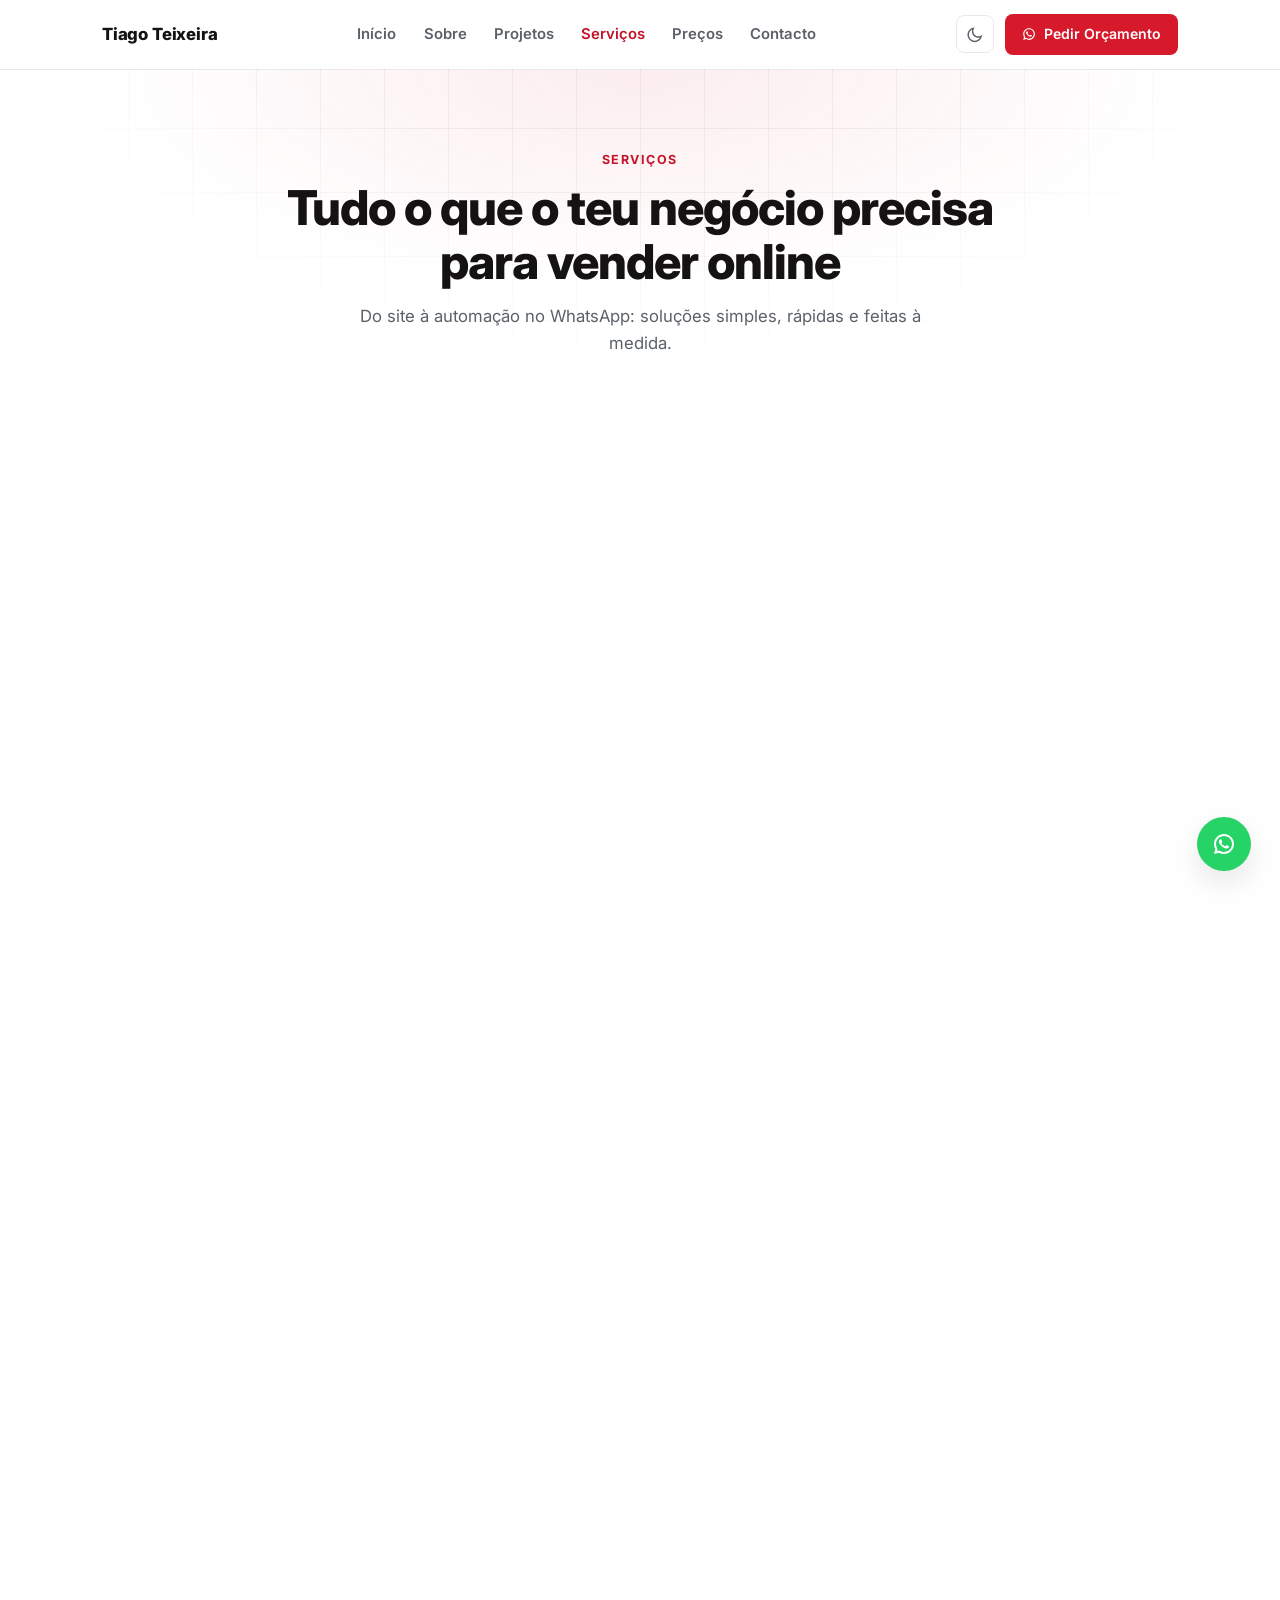
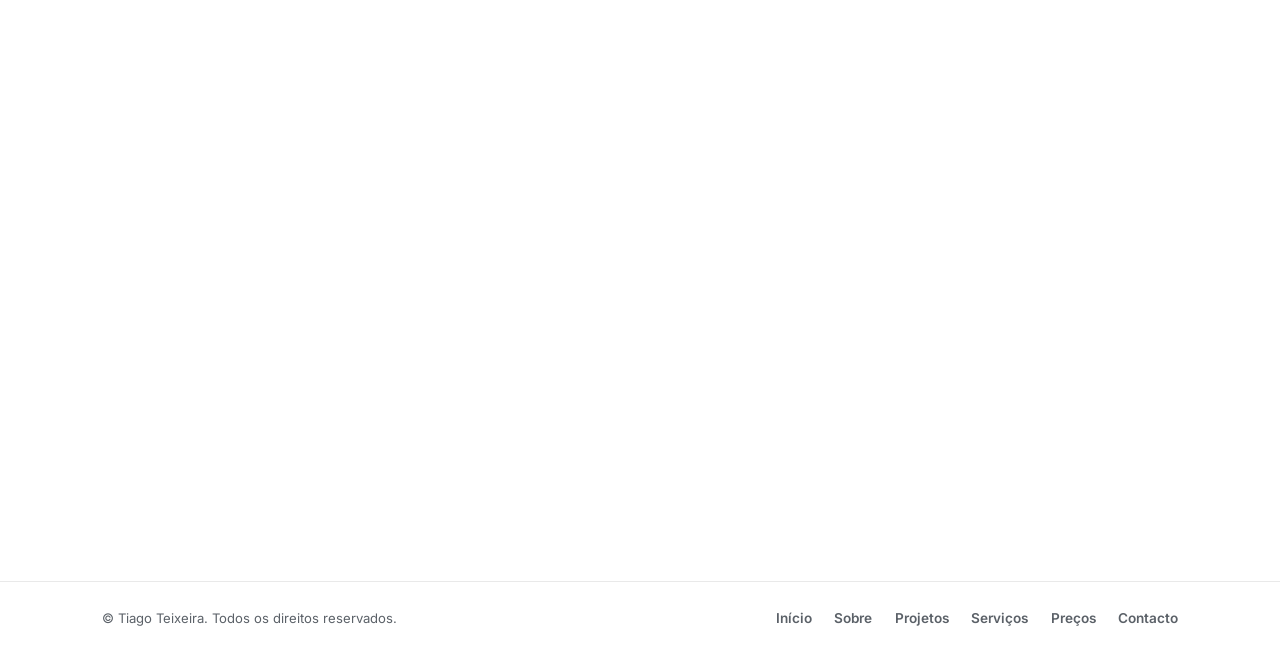
<file: servicos.html>
<!DOCTYPE html>
<html lang="pt" data-theme="dark">
  <head>
    <meta charset="utf-8" />
    <meta name="viewport" content="width=device-width, initial-scale=1, viewport-fit=cover" />
    <script>try{var t=localStorage.getItem('theme');if(t)document.documentElement.setAttribute('data-theme',t);else if(matchMedia('(prefers-color-scheme: light)').matches)document.documentElement.setAttribute('data-theme','light')}catch(e){}</script>
    <title>Serviços — Tiago Teixeira</title>
    <meta name="description" content="Landing pages de alta conversão, websites institucionais e automações com WhatsApp para pequenas e médias empresas em Timor-Leste." />
    <link rel="canonical" href="https://tiagovskicode.github.io/Portfolio_TiagovskiCode/servicos.html" />

    <!-- Open Graph / WhatsApp / social preview -->
    <meta property="og:type" content="website" />
    <meta property="og:title" content="Serviços — Tiago Teixeira" />
    <meta property="og:description" content="Landing pages de alta conversão, websites institucionais e automações com WhatsApp para pequenas e médias empresas em Timor-Leste." />
    <meta property="og:image" content="https://tiagovskicode.github.io/Portfolio_TiagovskiCode/og-cover.png" />
    <meta property="og:url" content="https://tiagovskicode.github.io/Portfolio_TiagovskiCode/servicos.html" />
    <meta property="og:locale" content="pt_PT" />
    <meta name="twitter:card" content="summary_large_image" />
    <meta name="twitter:title" content="Serviços — Tiago Teixeira" />
    <meta name="twitter:description" content="Landing pages de alta conversão, websites institucionais e automações com WhatsApp para pequenas e médias empresas em Timor-Leste." />
    <meta name="twitter:image" content="https://tiagovskicode.github.io/Portfolio_TiagovskiCode/og-cover.png" />

    <link rel="icon" type="image/svg+xml" href="data:image/svg+xml,%3Csvg xmlns='http://www.w3.org/2000/svg' viewBox='0 0 100 100'%3E%3Crect width='100' height='100' rx='22' fill='%23e11d2e'/%3E%3Ctext x='50' y='68' font-size='56' font-family='Arial, sans-serif' font-weight='800' text-anchor='middle' fill='white'%3ET%3C/text%3E%3C/svg%3E" />
    <link rel="icon" type="image/x-icon" href="favicon.ico" />
    <link rel="icon" type="image/png" sizes="32x32" href="favicon-32x32.png" />
    <link rel="icon" type="image/png" sizes="16x16" href="favicon-16x16.png" />
    <link rel="apple-touch-icon" sizes="180x180" href="apple-touch-icon.png" />

    <link rel="preconnect" href="https://fonts.googleapis.com" />
    <link rel="preconnect" href="https://fonts.gstatic.com" crossorigin />
    <link rel="preload" as="style" href="https://fonts.googleapis.com/css2?family=Inter:wght@400..800&display=swap" onload="this.onload=null;this.rel='stylesheet'" />
    <noscript><link rel="stylesheet" href="https://fonts.googleapis.com/css2?family=Inter:wght@400..800&display=swap" /></noscript>
    <link rel="stylesheet" href="style.css" />
    <meta name="theme-color" content="#0a0a0a" />
    <noscript><style>[data-reveal]{opacity:1!important;transform:none!important}</style></noscript>
  </head>
  <body>
    <svg xmlns="http://www.w3.org/2000/svg" style="display:none" aria-hidden="true"><symbol id="ri-customer-service-2-line" viewBox="0 0 24 24"><path d="M19.9381 8H21C22.1046 8 23 8.89543 23 10V14C23 15.1046 22.1046 16 21 16H19.9381C19.446 19.9463 16.0796 23 12 23V21C15.3137 21 18 18.3137 18 15V9C18 5.68629 15.3137 3 12 3C8.68629 3 6 5.68629 6 9V16H3C1.89543 16 1 15.1046 1 14V10C1 8.89543 1.89543 8 3 8H4.06189C4.55399 4.05369 7.92038 1 12 1C16.0796 1 19.446 4.05369 19.9381 8ZM3 10V14H4V10H3ZM20 10V14H21V10H20ZM7.75944 15.7849L8.81958 14.0887C9.74161 14.6662 10.8318 15 12 15C13.1682 15 14.2584 14.6662 15.1804 14.0887L16.2406 15.7849C15.0112 16.5549 13.5576 17 12 17C10.4424 17 8.98882 16.5549 7.75944 15.7849Z"/></symbol><symbol id="ri-flashlight-line" viewBox="0 0 24 24"><path d="M13 9H21L11 24V15H4L13 0V9ZM11 11V7.22063L7.53238 13H13V17.3944L17.263 11H11Z"/></symbol><symbol id="ri-graduation-cap-line" viewBox="0 0 24 24"><path d="M4 11.3333L0 9L12 2L24 9V17.5H22V10.1667L20 11.3333V18.0113L19.7774 18.2864C17.9457 20.5499 15.1418 22 12 22C8.85817 22 6.05429 20.5499 4.22263 18.2864L4 18.0113V11.3333ZM6 12.5V17.2917C7.46721 18.954 9.61112 20 12 20C14.3889 20 16.5328 18.954 18 17.2917V12.5L12 16L6 12.5ZM3.96927 9L12 13.6846L20.0307 9L12 4.31541L3.96927 9Z"/></symbol><symbol id="ri-hand-heart-line" viewBox="0 0 24 24"><path d="M5.00488 9.00268C5.55717 9.00268 6.00488 9.45039 6.00488 10.0027C7.63965 10.0027 9.14352 10.5631 10.3349 11.5022L12.5049 11.5027C13.837 11.5027 15.0339 12.0815 15.8579 13.0014L19.0049 13.0027C20.9972 13.0027 22.7173 14.1679 23.521 15.8541C21.1562 18.9747 17.3268 21.0027 13.0049 21.0027C10.2142 21.0027 7.85466 20.3994 5.944 19.3447C5.80557 19.7283 5.43727 20.0027 5.00488 20.0027H2.00488C1.4526 20.0027 1.00488 19.555 1.00488 19.0027V10.0027C1.00488 9.45039 1.4526 9.00268 2.00488 9.00268H5.00488ZM6.00589 12.0027L6.00488 17.0238L6.05024 17.0572C7.84406 18.3176 10.183 19.0027 13.0049 19.0027C16.0089 19.0027 18.8035 17.847 20.84 15.8732L20.9729 15.7397L20.8537 15.6393C20.3897 15.2763 19.8205 15.051 19.2099 15.0096L19.0049 15.0027L16.8932 15.0017C16.9663 15.3236 17.0049 15.6586 17.0049 16.0027V17.0027H8.00488V15.0027L14.7949 15.0017L14.7605 14.9232C14.38 14.1296 13.593 13.568 12.6693 13.508L12.5049 13.5027L9.57547 13.5025C8.66823 12.5772 7.40412 12.003 6.00589 12.0027ZM4.00488 11.0027H3.00488V18.0027H4.00488V11.0027ZM13.6513 3.57806L14.0046 3.93183L14.3584 3.57806C15.3347 2.60175 16.9177 2.60175 17.894 3.57806C18.8703 4.55437 18.8703 6.13728 17.894 7.11359L14.0049 11.0027L10.1158 7.11359C9.13948 6.13728 9.13948 4.55437 10.1158 3.57806C11.0921 2.60175 12.675 2.60175 13.6513 3.57806ZM11.53 4.99227C11.3564 5.16584 11.3372 5.43526 11.4714 5.62938L11.5289 5.69831L14.0039 8.17368L16.4798 5.69938C16.6533 5.52581 16.6726 5.25639 16.5376 5.06152L16.4798 4.99227C16.3062 4.81871 16.0368 4.79942 15.8417 4.93457L15.7724 4.99249L14.0033 6.76111L12.236 4.9912L12.1679 4.93442C11.973 4.79942 11.7036 4.81871 11.53 4.99227Z"/></symbol><symbol id="ri-moon-line" viewBox="0 0 24 24"><path d="M10 7C10 10.866 13.134 14 17 14C18.9584 14 20.729 13.1957 21.9995 11.8995C22 11.933 22 11.9665 22 12C22 17.5228 17.5228 22 12 22C6.47715 22 2 17.5228 2 12C2 6.47715 6.47715 2 12 2C12.0335 2 12.067 2 12.1005 2.00049C10.8043 3.27098 10 5.04157 10 7ZM4 12C4 16.4183 7.58172 20 12 20C15.0583 20 17.7158 18.2839 19.062 15.7621C18.3945 15.9187 17.7035 16 17 16C12.0294 16 8 11.9706 8 7C8 6.29648 8.08133 5.60547 8.2379 4.938C5.71611 6.28423 4 8.9417 4 12Z"/></symbol><symbol id="ri-price-tag-3-line" viewBox="0 0 24 24"><path d="M10.9042 2.10025L20.8037 3.51446L22.2179 13.414L13.0255 22.6063C12.635 22.9969 12.0019 22.9969 11.6113 22.6063L1.71184 12.7069C1.32131 12.3163 1.32131 11.6832 1.71184 11.2926L10.9042 2.10025ZM11.6113 4.22157L3.83316 11.9997L12.3184 20.485L20.0966 12.7069L19.036 5.28223L11.6113 4.22157ZM13.7327 10.5855C12.9516 9.80448 12.9516 8.53815 13.7327 7.7571C14.5137 6.97606 15.78 6.97606 16.5611 7.7571C17.3421 8.53815 17.3421 9.80448 16.5611 10.5855C15.78 11.3666 14.5137 11.3666 13.7327 10.5855Z"/></symbol><symbol id="ri-restaurant-line" viewBox="0 0 24 24"><path d="M21 2V22H19V15H15V8C15 4.68629 17.6863 2 21 2ZM19 4.53C18.17 5 17 6.17 17 8V13H19V4.53ZM9 13.9V22H7V13.9C4.71776 13.4367 3 11.419 3 9V3H5V10H7V3H9V10H11V3H13V9C13 11.419 11.2822 13.4367 9 13.9Z"/></symbol><symbol id="ri-settings-4-line" viewBox="0 0 24 24"><path d="M2 11.9998C2 11.1353 2.1097 10.2964 2.31595 9.49631C3.40622 9.55283 4.48848 9.01015 5.0718 7.99982C5.65467 6.99025 5.58406 5.78271 4.99121 4.86701C6.18354 3.69529 7.66832 2.82022 9.32603 2.36133C9.8222 3.33385 10.8333 3.99982 12 3.99982C13.1667 3.99982 14.1778 3.33385 14.674 2.36133C16.3317 2.82022 17.8165 3.69529 19.0088 4.86701C18.4159 5.78271 18.3453 6.99025 18.9282 7.99982C19.5115 9.01015 20.5938 9.55283 21.6841 9.49631C21.8903 10.2964 22 11.1353 22 11.9998C22 12.8643 21.8903 13.7032 21.6841 14.5033C20.5938 14.4468 19.5115 14.9895 18.9282 15.9998C18.3453 17.0094 18.4159 18.2169 19.0088 19.1326C17.8165 20.3043 16.3317 21.1794 14.674 21.6383C14.1778 20.6658 13.1667 19.9998 12 19.9998C10.8333 19.9998 9.8222 20.6658 9.32603 21.6383C7.66832 21.1794 6.18354 20.3043 4.99121 19.1326C5.58406 18.2169 5.65467 17.0094 5.0718 15.9998C4.48848 14.9895 3.40622 14.4468 2.31595 14.5033C2.1097 13.7032 2 12.8643 2 11.9998ZM6.80385 14.9998C7.43395 16.0912 7.61458 17.3459 7.36818 18.5236C7.77597 18.8138 8.21005 19.0652 8.66489 19.2741C9.56176 18.4712 10.7392 17.9998 12 17.9998C13.2608 17.9998 14.4382 18.4712 15.3351 19.2741C15.7899 19.0652 16.224 18.8138 16.6318 18.5236C16.3854 17.3459 16.566 16.0912 17.1962 14.9998C17.8262 13.9085 18.8225 13.1248 19.9655 12.7493C19.9884 12.5015 20 12.2516 20 11.9998C20 11.7481 19.9884 11.4981 19.9655 11.2504C18.8225 10.8749 17.8262 10.0912 17.1962 8.99982C16.566 7.90845 16.3854 6.65378 16.6318 5.47605C16.224 5.18588 15.7899 4.93447 15.3351 4.72552C14.4382 5.52844 13.2608 5.99982 12 5.99982C10.7392 5.99982 9.56176 5.52844 8.66489 4.72552C8.21005 4.93447 7.77597 5.18588 7.36818 5.47605C7.61458 6.65378 7.43395 7.90845 6.80385 8.99982C6.17376 10.0912 5.17754 10.8749 4.03451 11.2504C4.01157 11.4981 4 11.7481 4 11.9998C4 12.2516 4.01157 12.5015 4.03451 12.7493C5.17754 13.1248 6.17376 13.9085 6.80385 14.9998ZM12 14.9998C10.3431 14.9998 9 13.6567 9 11.9998C9 10.343 10.3431 8.99982 12 8.99982C13.6569 8.99982 15 10.343 15 11.9998C15 13.6567 13.6569 14.9998 12 14.9998ZM12 12.9998C12.5523 12.9998 13 12.5521 13 11.9998C13 11.4475 12.5523 10.9998 12 10.9998C11.4477 10.9998 11 11.4475 11 11.9998C11 12.5521 11.4477 12.9998 12 12.9998Z"/></symbol><symbol id="ri-shopping-bag-3-line" viewBox="0 0 24 24"><path d="M6.50488 2H17.5049C17.8196 2 18.116 2.14819 18.3049 2.4L21.0049 6V21C21.0049 21.5523 20.5572 22 20.0049 22H4.00488C3.4526 22 3.00488 21.5523 3.00488 21V6L5.70488 2.4C5.89374 2.14819 6.19013 2 6.50488 2ZM19.0049 8H5.00488V20H19.0049V8ZM18.5049 6L17.0049 4H7.00488L5.50488 6H18.5049ZM9.00488 10V12C9.00488 13.6569 10.348 15 12.0049 15C13.6617 15 15.0049 13.6569 15.0049 12V10H17.0049V12C17.0049 14.7614 14.7663 17 12.0049 17C9.24346 17 7.00488 14.7614 7.00488 12V10H9.00488Z"/></symbol><symbol id="ri-smartphone-line" viewBox="0 0 24 24"><path d="M7 4V20H17V4H7ZM6 2H18C18.5523 2 19 2.44772 19 3V21C19 21.5523 18.5523 22 18 22H6C5.44772 22 5 21.5523 5 21V3C5 2.44772 5.44772 2 6 2ZM12 17C12.5523 17 13 17.4477 13 18C13 18.5523 12.5523 19 12 19C11.4477 19 11 18.5523 11 18C11 17.4477 11.4477 17 12 17Z"/></symbol><symbol id="ri-speed-up-line" viewBox="0 0 24 24"><path d="M20 13C20 15.2091 19.1046 17.2091 17.6569 18.6569L19.0711 20.0711C20.8807 18.2614 22 15.7614 22 13 22 7.47715 17.5228 3 12 3 6.47715 3 2 7.47715 2 13 2 15.7614 3.11929 18.2614 4.92893 20.0711L6.34315 18.6569C4.89543 17.2091 4 15.2091 4 13 4 8.58172 7.58172 5 12 5 16.4183 5 20 8.58172 20 13ZM15.293 8.29297 10.793 12.793 12.2072 14.2072 16.7072 9.70718 15.293 8.29297Z"/></symbol><symbol id="ri-store-2-line" viewBox="0 0 24 24"><path d="M21 13.2422V20H22V22H2V20H3V13.2422C1.79401 12.435 1 11.0602 1 9.5C1 8.67286 1.22443 7.87621 1.63322 7.19746L4.3453 2.5C4.52393 2.1906 4.85406 2 5.21132 2H18.7887C19.1459 2 19.4761 2.1906 19.6547 2.5L22.3575 7.18172C22.7756 7.87621 23 8.67286 23 9.5C23 11.0602 22.206 12.435 21 13.2422ZM19 13.9725C18.8358 13.9907 18.669 14 18.5 14C17.2409 14 16.0789 13.478 15.25 12.6132C14.4211 13.478 13.2591 14 12 14C10.7409 14 9.5789 13.478 8.75 12.6132C7.9211 13.478 6.75911 14 5.5 14C5.331 14 5.16417 13.9907 5 13.9725V20H19V13.9725ZM5.78865 4L3.35598 8.21321C3.12409 8.59843 3 9.0389 3 9.5C3 10.8807 4.11929 12 5.5 12C6.53096 12 7.44467 11.3703 7.82179 10.4295C8.1574 9.59223 9.3426 9.59223 9.67821 10.4295C10.0553 11.3703 10.969 12 12 12C13.031 12 13.9447 11.3703 14.3218 10.4295C14.6574 9.59223 15.8426 9.59223 16.1782 10.4295C16.5553 11.3703 17.469 12 18.5 12C19.8807 12 21 10.8807 21 9.5C21 9.0389 20.8759 8.59843 20.6347 8.19746L18.2113 4H5.78865Z"/></symbol><symbol id="ri-sun-line" viewBox="0 0 24 24"><path d="M12 18C8.68629 18 6 15.3137 6 12C6 8.68629 8.68629 6 12 6C15.3137 6 18 8.68629 18 12C18 15.3137 15.3137 18 12 18ZM12 16C14.2091 16 16 14.2091 16 12C16 9.79086 14.2091 8 12 8C9.79086 8 8 9.79086 8 12C8 14.2091 9.79086 16 12 16ZM11 1H13V4H11V1ZM11 20H13V23H11V20ZM3.51472 4.92893L4.92893 3.51472L7.05025 5.63604L5.63604 7.05025L3.51472 4.92893ZM16.9497 18.364L18.364 16.9497L20.4853 19.0711L19.0711 20.4853L16.9497 18.364ZM19.0711 3.51472L20.4853 4.92893L18.364 7.05025L16.9497 5.63604L19.0711 3.51472ZM5.63604 16.9497L7.05025 18.364L4.92893 20.4853L3.51472 19.0711L5.63604 16.9497ZM23 11V13H20V11H23ZM4 11V13H1V11H4Z"/></symbol><symbol id="ri-translate-2" viewBox="0 0 24 24"><path d="M18.5 10L22.9 21H20.745L19.544 18H15.454L14.255 21H12.101L16.5 10H18.5ZM10 2V4H16V6L14.0322 6.0006C13.2425 8.36616 11.9988 10.5057 10.4115 12.301C11.1344 12.9457 11.917 13.5176 12.7475 14.0079L11.9969 15.8855C10.9237 15.2781 9.91944 14.5524 8.99961 13.7249C7.21403 15.332 5.10914 16.5553 2.79891 17.2734L2.26257 15.3442C4.2385 14.7203 6.04543 13.6737 7.59042 12.3021C6.46277 11.0281 5.50873 9.57985 4.76742 8.00028L7.00684 8.00037C7.57018 9.03885 8.23979 10.0033 8.99967 10.877C10.2283 9.46508 11.2205 7.81616 11.9095 6.00101L2 6V4H8V2H10ZM17.5 12.8852L16.253 16H18.745L17.5 12.8852Z"/></symbol><symbol id="ri-whatsapp-line" viewBox="0 0 24 24"><path d="M7.25361 18.4944L7.97834 18.917C9.18909 19.623 10.5651 20 12.001 20C16.4193 20 20.001 16.4183 20.001 12C20.001 7.58172 16.4193 4 12.001 4C7.5827 4 4.00098 7.58172 4.00098 12C4.00098 13.4363 4.37821 14.8128 5.08466 16.0238L5.50704 16.7478L4.85355 19.1494L7.25361 18.4944ZM2.00516 22L3.35712 17.0315C2.49494 15.5536 2.00098 13.8345 2.00098 12C2.00098 6.47715 6.47813 2 12.001 2C17.5238 2 22.001 6.47715 22.001 12C22.001 17.5228 17.5238 22 12.001 22C10.1671 22 8.44851 21.5064 6.97086 20.6447L2.00516 22ZM8.39232 7.30833C8.5262 7.29892 8.66053 7.29748 8.79459 7.30402C8.84875 7.30758 8.90265 7.31384 8.95659 7.32007C9.11585 7.33846 9.29098 7.43545 9.34986 7.56894C9.64818 8.24536 9.93764 8.92565 10.2182 9.60963C10.2801 9.76062 10.2428 9.95633 10.125 10.1457C10.0652 10.2428 9.97128 10.379 9.86248 10.5183C9.74939 10.663 9.50599 10.9291 9.50599 10.9291C9.50599 10.9291 9.40738 11.0473 9.44455 11.1944C9.45903 11.25 9.50521 11.331 9.54708 11.3991C9.57027 11.4368 9.5918 11.4705 9.60577 11.4938C9.86169 11.9211 10.2057 12.3543 10.6259 12.7616C10.7463 12.8783 10.8631 12.9974 10.9887 13.108C11.457 13.5209 11.9868 13.8583 12.559 14.1082L12.5641 14.1105C12.6486 14.1469 12.692 14.1668 12.8157 14.2193C12.8781 14.2457 12.9419 14.2685 13.0074 14.2858C13.0311 14.292 13.0554 14.2955 13.0798 14.2972C13.2415 14.3069 13.335 14.2032 13.3749 14.1555C14.0984 13.279 14.1646 13.2218 14.1696 13.2222V13.2238C14.2647 13.1236 14.4142 13.0888 14.5476 13.097C14.6085 13.1007 14.6691 13.1124 14.7245 13.1377C15.2563 13.3803 16.1258 13.7587 16.1258 13.7587L16.7073 14.0201C16.8047 14.0671 16.8936 14.1778 16.8979 14.2854C16.9005 14.3523 16.9077 14.4603 16.8838 14.6579C16.8525 14.9166 16.7738 15.2281 16.6956 15.3913C16.6406 15.5058 16.5694 15.6074 16.4866 15.6934C16.3743 15.81 16.2909 15.8808 16.1559 15.9814C16.0737 16.0426 16.0311 16.0714 16.0311 16.0714C15.8922 16.159 15.8139 16.2028 15.6484 16.2909C15.391 16.428 15.1066 16.5068 14.8153 16.5218C14.6296 16.5313 14.4444 16.5447 14.2589 16.5347C14.2507 16.5342 13.6907 16.4482 13.6907 16.4482C12.2688 16.0742 10.9538 15.3736 9.85034 14.402C9.62473 14.2034 9.4155 13.9885 9.20194 13.7759C8.31288 12.8908 7.63982 11.9364 7.23169 11.0336C7.03043 10.5884 6.90299 10.1116 6.90098 9.62098C6.89729 9.01405 7.09599 8.4232 7.46569 7.94186C7.53857 7.84697 7.60774 7.74855 7.72709 7.63586C7.85348 7.51651 7.93392 7.45244 8.02057 7.40811C8.13607 7.34902 8.26293 7.31742 8.39232 7.30833Z"/></symbol><symbol id="ri-close-line" viewBox="0 0 24 24"><path d="M11.9997 10.5865L16.9495 5.63672L18.3637 7.05093L13.4139 12.0007L18.3637 16.9504L16.9495 18.3646L11.9997 13.4149L7.04996 18.3646L5.63574 16.9504L10.5855 12.0007L5.63574 7.05093L7.04996 5.63672L11.9997 10.5865Z"/></symbol></svg>

    <!-- Nav -->
    <header class="nav" id="nav">
      <div class="container nav-inner">
        <a href="index.html" class="brand">Tiago Teixeira</a>

        <button class="hamburger" id="hamburger" aria-label="Menu" aria-expanded="false" aria-controls="navMenu">
          <span></span><span></span><span></span>
        </button>

        <nav id="navMenu" class="nav-links" aria-label="Principal">
          <button class="nav-close" id="navClose" type="button" aria-label="Fechar menu"><i class="ri-close-line"><svg aria-hidden="true" focusable="false"><use href="#ri-close-line"/></svg></i></button>
          <a href="index.html">Início</a>
          <a href="sobre.html">Sobre</a>
          <a href="projetos.html">Projetos</a>
          <a href="servicos.html" aria-current="page">Serviços</a>
          <a href="precos.html">Preços</a>
          <a href="contacto.html">Contacto</a>
          <a class="btn btn-primary nav-cta-mobile" href="https://wa.me/67077376964?text=Ol%C3%A1!%20Vi%20o%20teu%20site%20e%20gostava%20de%20pedir%20um%20or%C3%A7amento." target="_blank" rel="noreferrer"><i class="ri-whatsapp-line"><svg aria-hidden="true" focusable="false"><use href="#ri-whatsapp-line"/></svg></i> Pedir Orçamento</a>
        </nav>

        <div class="nav-actions">
          <button class="theme-toggle" id="themeToggle" aria-label="Alternar tema">
            <i class="ri-sun-line icon-sun"><svg aria-hidden="true" focusable="false"><use href="#ri-sun-line"/></svg></i>
            <i class="ri-moon-line icon-moon"><svg aria-hidden="true" focusable="false"><use href="#ri-moon-line"/></svg></i>
          </button>
          <a class="btn btn-primary btn-nav" href="https://wa.me/67077376964?text=Ol%C3%A1!%20Vi%20o%20teu%20site%20e%20gostava%20de%20pedir%20um%20or%C3%A7amento." target="_blank" rel="noreferrer">
            <i class="ri-whatsapp-line"><svg aria-hidden="true" focusable="false"><use href="#ri-whatsapp-line"/></svg></i> <span>Pedir Orçamento</span>
          </a>
        </div>
      </div>
      <div class="nav-overlay" id="navOverlay" aria-hidden="true"></div>
    </header>

    <main>

      <section class="page-hero">
        <div class="container">
          <p class="eyebrow center">SERVIÇOS</p>
          <h1 class="page-title">Tudo o que o teu negócio precisa para vender online</h1>
          <p class="page-lead">Do site à automação no WhatsApp: soluções simples, rápidas e feitas à medida.</p>
        </div>
      </section>

<!-- Services -->
      <section id="services" class="services" data-reveal>
        <div class="container">

          <div class="services-grid">
            <article class="card service-card" data-reveal>
              <div class="service-icon"><i class="ri-flashlight-line"><svg aria-hidden="true" focusable="false"><use href="#ri-flashlight-line"/></svg></i></div>
              <h3>Landing Pages de Alta Conversão</h3>
              <p>Páginas otimizadas para campanhas e anúncios, construídas para transformar visitas em clientes.</p>
            </article>

            <article class="card service-card" data-reveal>
              <div class="service-icon"><i class="ri-store-2-line"><svg aria-hidden="true" focusable="false"><use href="#ri-store-2-line"/></svg></i></div>
              <h3>Websites Institucionais</h3>
              <p>Presença digital completa para PMEs — rápida, profissional e fácil de manter no dia a dia.</p>
            </article>

            <article class="card service-card" data-reveal>
              <div class="service-icon"><i class="ri-settings-4-line"><svg aria-hidden="true" focusable="false"><use href="#ri-settings-4-line"/></svg></i></div>
              <h3>Automações &amp; Integrações</h3>
              <p>Formulários inteligentes e agendamentos diretos no WhatsApp, sem fricção para o cliente.</p>
            </article>
          </div>
        </div>
      </section>

<!-- Audience -->
      <section id="audience" class="audience" data-reveal>
        <div class="container">
          <p class="eyebrow center">PARA QUEM TRABALHO</p>
          <h2 class="title center">Feito para negócios como o teu</h2>
          <p class="muted center">Trabalho com pequenos e médios negócios que querem ser encontrados online e receber mais contactos.</p>

          <div class="audience-grid">
            <article class="card audience-card" data-reveal>
              <div class="service-icon"><i class="ri-restaurant-line"><svg aria-hidden="true" focusable="false"><use href="#ri-restaurant-line"/></svg></i></div>
              <h3>Restaurantes &amp; Cafés</h3>
              <p>Menu, horários e localização à vista, com contacto a um toque de distância.</p>
            </article>
            <article class="card audience-card" data-reveal>
              <div class="service-icon"><i class="ri-hand-heart-line"><svg aria-hidden="true" focusable="false"><use href="#ri-hand-heart-line"/></svg></i></div>
              <h3>Empreendimentos Sociais</h3>
              <p>Conta a tua história e mostra o teu trabalho e os teus produtos.</p>
            </article>
            <article class="card audience-card" data-reveal>
              <div class="service-icon"><i class="ri-graduation-cap-line"><svg aria-hidden="true" focusable="false"><use href="#ri-graduation-cap-line"/></svg></i></div>
              <h3>Associações &amp; Escolas</h3>
              <p>Informação clara e um ponto de contacto para toda a comunidade.</p>
            </article>
            <article class="card audience-card" data-reveal>
              <div class="service-icon"><i class="ri-shopping-bag-3-line"><svg aria-hidden="true" focusable="false"><use href="#ri-shopping-bag-3-line"/></svg></i></div>
              <h3>Comércio Local</h3>
              <p>Um catálogo simples e pedidos diretos por WhatsApp.</p>
            </article>
          </div>
        </div>
      </section>

<!-- Why me -->
      <section id="why" class="why" data-reveal>
        <div class="container">
          <p class="eyebrow center">PORQUÊ ESCOLHER-ME</p>
          <h2 class="title center">Um site que trabalha por ti</h2>
          <p class="muted center">Simples, rápido e feito a pensar em quem vai realmente usá-lo: os teus clientes.</p>

          <div class="why-grid">
            <article class="card why-card" data-reveal>
              <i class="ri-speed-up-line"><svg aria-hidden="true" focusable="false"><use href="#ri-speed-up-line"/></svg></i>
              <div><h3>Rápido a carregar</h3><p>Código nativo, sem frameworks pesados. O site abre depressa, mesmo com ligação lenta.</p></div>
            </article>
            <article class="card why-card" data-reveal>
              <i class="ri-smartphone-line"><svg aria-hidden="true" focusable="false"><use href="#ri-smartphone-line"/></svg></i>
              <div><h3>Pensado para telemóvel</h3><p>A maioria dos clientes vai ver o site no telemóvel, por isso é aí que começo.</p></div>
            </article>
            <article class="card why-card" data-reveal>
              <i class="ri-whatsapp-line"><svg aria-hidden="true" focusable="false"><use href="#ri-whatsapp-line"/></svg></i>
              <div><h3>Contacto direto</h3><p>Falas diretamente comigo, sem intermediários, e os teus clientes chegam a ti num toque.</p></div>
            </article>
            <article class="card why-card" data-reveal>
              <i class="ri-translate-2"><svg aria-hidden="true" focusable="false"><use href="#ri-translate-2"/></svg></i>
              <div><h3>Português e inglês</h3><p>Sites bilingues para chegar a clientes locais e a quem visita Timor-Leste.</p></div>
            </article>
            <article class="card why-card" data-reveal>
              <i class="ri-customer-service-2-line"><svg aria-hidden="true" focusable="false"><use href="#ri-customer-service-2-line"/></svg></i>
              <div><h3>Manutenção simples</h3><p>Depois do lançamento, podes contar comigo para manter o site atualizado por 50$ por mês.</p></div>
            </article>
            <article class="card why-card" data-reveal>
              <i class="ri-price-tag-3-line"><svg aria-hidden="true" focusable="false"><use href="#ri-price-tag-3-line"/></svg></i>
              <div><h3>Orçamento sem compromisso</h3><p>Preço claro e ajustado ao teu negócio, combinado antes de começarmos.</p></div>
            </article>
          </div>
        </div>
      </section>

<!-- CTA banner -->
      <section class="cta-section" data-reveal>
        <div class="container">
          <div class="cta-banner">
            <div>
              <h2>Pronto para ter um site que traz clientes?</h2>
              <p>Fala comigo no WhatsApp e pede o teu orçamento gratuito, sem compromisso.</p>
            </div>
            <a class="btn btn-primary btn-lg" href="https://wa.me/67077376964?text=Ol%C3%A1!%20Vi%20o%20teu%20site%20e%20gostava%20de%20pedir%20um%20or%C3%A7amento." target="_blank" rel="noreferrer">
              <i class="ri-whatsapp-line"><svg aria-hidden="true" focusable="false"><use href="#ri-whatsapp-line"/></svg></i> Pedir Orçamento Gratuito
            </a>
          </div>
        </div>
      </section>

    </main>

    <!-- Footer -->
    <footer class="footer">
      <div class="container footer-wrap">
        <p class="muted small">© <span id="year"></span> Tiago Teixeira. Todos os direitos reservados.</p>
        <nav class="footer-nav" aria-label="Rodapé">
          <a href="index.html">Início</a>
          <a href="sobre.html">Sobre</a>
          <a href="projetos.html">Projetos</a>
          <a href="servicos.html">Serviços</a>
          <a href="precos.html">Preços</a>
          <a href="contacto.html">Contacto</a>
        </nav>
      </div>
    </footer>

    <!-- Floating WhatsApp button -->
    <a class="whatsapp-float" href="https://wa.me/67077376964?text=Ol%C3%A1!%20Vi%20o%20teu%20site%20e%20gostava%20de%20pedir%20um%20or%C3%A7amento." target="_blank" rel="noreferrer" aria-label="Falar no WhatsApp">
      <i class="ri-whatsapp-line"><svg aria-hidden="true" focusable="false"><use href="#ri-whatsapp-line"/></svg></i>
    </a>

    <script src="script.js" defer></script>
  </body>
</html>
</file>
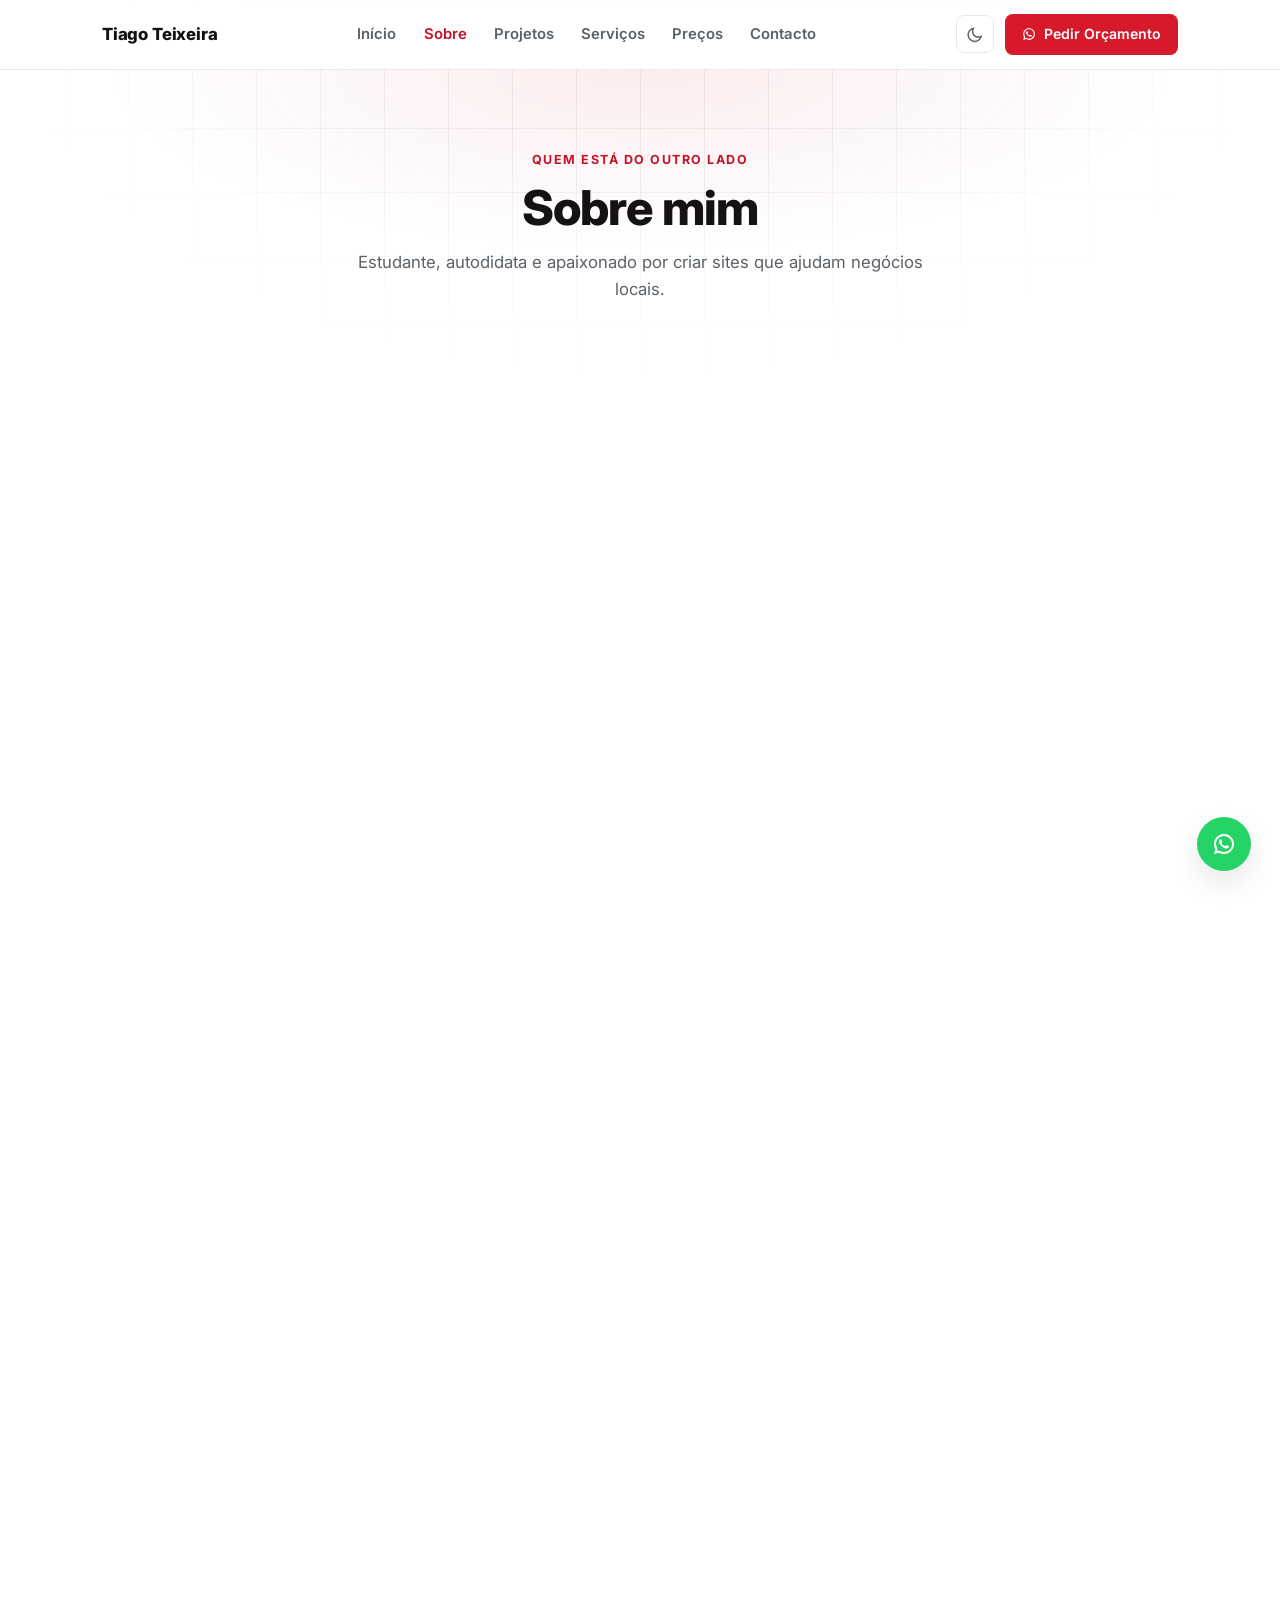
<file: sobre.html>
<!DOCTYPE html>
<html lang="pt" data-theme="dark">
  <head>
    <meta charset="utf-8" />
    <meta name="viewport" content="width=device-width, initial-scale=1, viewport-fit=cover" />
    <script>try{var t=localStorage.getItem('theme');if(t)document.documentElement.setAttribute('data-theme',t);else if(matchMedia('(prefers-color-scheme: light)').matches)document.documentElement.setAttribute('data-theme','light')}catch(e){}</script>
    <title>Sobre mim — Tiago Teixeira</title>
    <meta name="description" content="Sou o Tiago, estudante do 12.º ano em Díli e criador de websites para negócios locais em Timor-Leste." />
    <link rel="canonical" href="https://tiagovskicode.github.io/Portfolio_TiagovskiCode/sobre.html" />

    <!-- Open Graph / WhatsApp / social preview -->
    <meta property="og:type" content="website" />
    <meta property="og:title" content="Sobre mim — Tiago Teixeira" />
    <meta property="og:description" content="Sou o Tiago, estudante do 12.º ano em Díli e criador de websites para negócios locais em Timor-Leste." />
    <meta property="og:image" content="https://tiagovskicode.github.io/Portfolio_TiagovskiCode/og-cover.png" />
    <meta property="og:url" content="https://tiagovskicode.github.io/Portfolio_TiagovskiCode/sobre.html" />
    <meta property="og:locale" content="pt_PT" />
    <meta name="twitter:card" content="summary_large_image" />
    <meta name="twitter:title" content="Sobre mim — Tiago Teixeira" />
    <meta name="twitter:description" content="Sou o Tiago, estudante do 12.º ano em Díli e criador de websites para negócios locais em Timor-Leste." />
    <meta name="twitter:image" content="https://tiagovskicode.github.io/Portfolio_TiagovskiCode/og-cover.png" />

    <link rel="icon" type="image/svg+xml" href="data:image/svg+xml,%3Csvg xmlns='http://www.w3.org/2000/svg' viewBox='0 0 100 100'%3E%3Crect width='100' height='100' rx='22' fill='%23e11d2e'/%3E%3Ctext x='50' y='68' font-size='56' font-family='Arial, sans-serif' font-weight='800' text-anchor='middle' fill='white'%3ET%3C/text%3E%3C/svg%3E" />
    <link rel="icon" type="image/x-icon" href="favicon.ico" />
    <link rel="icon" type="image/png" sizes="32x32" href="favicon-32x32.png" />
    <link rel="icon" type="image/png" sizes="16x16" href="favicon-16x16.png" />
    <link rel="apple-touch-icon" sizes="180x180" href="apple-touch-icon.png" />

    <link rel="preconnect" href="https://fonts.googleapis.com" />
    <link rel="preconnect" href="https://fonts.gstatic.com" crossorigin />
    <link rel="preload" as="style" href="https://fonts.googleapis.com/css2?family=Inter:wght@400..800&display=swap" onload="this.onload=null;this.rel='stylesheet'" />
    <noscript><link rel="stylesheet" href="https://fonts.googleapis.com/css2?family=Inter:wght@400..800&display=swap" /></noscript>
    <link rel="stylesheet" href="style.css" />
    <meta name="theme-color" content="#0a0a0a" />
    <noscript><style>[data-reveal]{opacity:1!important;transform:none!important}</style></noscript>
  </head>
  <body>
    <svg xmlns="http://www.w3.org/2000/svg" style="display:none" aria-hidden="true"><symbol id="ri-code-s-slash-line" viewBox="0 0 24 24"><path d="M24 12L18.3431 17.6569L16.9289 16.2426L21.1716 12L16.9289 7.75736L18.3431 6.34315L24 12ZM2.82843 12L7.07107 16.2426L5.65685 17.6569L0 12L5.65685 6.34315L7.07107 7.75736L2.82843 12ZM9.78845 21H7.66009L14.2116 3H16.3399L9.78845 21Z"/></symbol><symbol id="ri-map-pin-line" viewBox="0 0 24 24"><path d="M12 20.8995L16.9497 15.9497C19.6834 13.2161 19.6834 8.78392 16.9497 6.05025C14.2161 3.31658 9.78392 3.31658 7.05025 6.05025C4.31658 8.78392 4.31658 13.2161 7.05025 15.9497L12 20.8995ZM12 23.7279L5.63604 17.364C2.12132 13.8492 2.12132 8.15076 5.63604 4.63604C9.15076 1.12132 14.8492 1.12132 18.364 4.63604C21.8787 8.15076 21.8787 13.8492 18.364 17.364L12 23.7279ZM12 13C13.1046 13 14 12.1046 14 11C14 9.89543 13.1046 9 12 9C10.8954 9 10 9.89543 10 11C10 12.1046 10.8954 13 12 13ZM12 15C9.79086 15 8 13.2091 8 11C8 8.79086 9.79086 7 12 7C14.2091 7 16 8.79086 16 11C16 13.2091 14.2091 15 12 15Z"/></symbol><symbol id="ri-moon-line" viewBox="0 0 24 24"><path d="M10 7C10 10.866 13.134 14 17 14C18.9584 14 20.729 13.1957 21.9995 11.8995C22 11.933 22 11.9665 22 12C22 17.5228 17.5228 22 12 22C6.47715 22 2 17.5228 2 12C2 6.47715 6.47715 2 12 2C12.0335 2 12.067 2 12.1005 2.00049C10.8043 3.27098 10 5.04157 10 7ZM4 12C4 16.4183 7.58172 20 12 20C15.0583 20 17.7158 18.2839 19.062 15.7621C18.3945 15.9187 17.7035 16 17 16C12.0294 16 8 11.9706 8 7C8 6.29648 8.08133 5.60547 8.2379 4.938C5.71611 6.28423 4 8.9417 4 12Z"/></symbol><symbol id="ri-sun-line" viewBox="0 0 24 24"><path d="M12 18C8.68629 18 6 15.3137 6 12C6 8.68629 8.68629 6 12 6C15.3137 6 18 8.68629 18 12C18 15.3137 15.3137 18 12 18ZM12 16C14.2091 16 16 14.2091 16 12C16 9.79086 14.2091 8 12 8C9.79086 8 8 9.79086 8 12C8 14.2091 9.79086 16 12 16ZM11 1H13V4H11V1ZM11 20H13V23H11V20ZM3.51472 4.92893L4.92893 3.51472L7.05025 5.63604L5.63604 7.05025L3.51472 4.92893ZM16.9497 18.364L18.364 16.9497L20.4853 19.0711L19.0711 20.4853L16.9497 18.364ZM19.0711 3.51472L20.4853 4.92893L18.364 7.05025L16.9497 5.63604L19.0711 3.51472ZM5.63604 16.9497L7.05025 18.364L4.92893 20.4853L3.51472 19.0711L5.63604 16.9497ZM23 11V13H20V11H23ZM4 11V13H1V11H4Z"/></symbol><symbol id="ri-user-star-line" viewBox="0 0 24 24"><path d="M12 14V16C8.68629 16 6 18.6863 6 22H4C4 17.5817 7.58172 14 12 14ZM12 13C8.685 13 6 10.315 6 7C6 3.685 8.685 1 12 1C15.315 1 18 3.685 18 7C18 10.315 15.315 13 12 13ZM12 11C14.21 11 16 9.21 16 7C16 4.79 14.21 3 12 3C9.79 3 8 4.79 8 7C8 9.21 9.79 11 12 11ZM18 21.5L15.0611 23.0451L15.6224 19.7725L13.2447 17.4549L16.5305 16.9775L18 14L19.4695 16.9775L22.7553 17.4549L20.3776 19.7725L20.9389 23.0451L18 21.5Z"/></symbol><symbol id="ri-whatsapp-line" viewBox="0 0 24 24"><path d="M7.25361 18.4944L7.97834 18.917C9.18909 19.623 10.5651 20 12.001 20C16.4193 20 20.001 16.4183 20.001 12C20.001 7.58172 16.4193 4 12.001 4C7.5827 4 4.00098 7.58172 4.00098 12C4.00098 13.4363 4.37821 14.8128 5.08466 16.0238L5.50704 16.7478L4.85355 19.1494L7.25361 18.4944ZM2.00516 22L3.35712 17.0315C2.49494 15.5536 2.00098 13.8345 2.00098 12C2.00098 6.47715 6.47813 2 12.001 2C17.5238 2 22.001 6.47715 22.001 12C22.001 17.5228 17.5238 22 12.001 22C10.1671 22 8.44851 21.5064 6.97086 20.6447L2.00516 22ZM8.39232 7.30833C8.5262 7.29892 8.66053 7.29748 8.79459 7.30402C8.84875 7.30758 8.90265 7.31384 8.95659 7.32007C9.11585 7.33846 9.29098 7.43545 9.34986 7.56894C9.64818 8.24536 9.93764 8.92565 10.2182 9.60963C10.2801 9.76062 10.2428 9.95633 10.125 10.1457C10.0652 10.2428 9.97128 10.379 9.86248 10.5183C9.74939 10.663 9.50599 10.9291 9.50599 10.9291C9.50599 10.9291 9.40738 11.0473 9.44455 11.1944C9.45903 11.25 9.50521 11.331 9.54708 11.3991C9.57027 11.4368 9.5918 11.4705 9.60577 11.4938C9.86169 11.9211 10.2057 12.3543 10.6259 12.7616C10.7463 12.8783 10.8631 12.9974 10.9887 13.108C11.457 13.5209 11.9868 13.8583 12.559 14.1082L12.5641 14.1105C12.6486 14.1469 12.692 14.1668 12.8157 14.2193C12.8781 14.2457 12.9419 14.2685 13.0074 14.2858C13.0311 14.292 13.0554 14.2955 13.0798 14.2972C13.2415 14.3069 13.335 14.2032 13.3749 14.1555C14.0984 13.279 14.1646 13.2218 14.1696 13.2222V13.2238C14.2647 13.1236 14.4142 13.0888 14.5476 13.097C14.6085 13.1007 14.6691 13.1124 14.7245 13.1377C15.2563 13.3803 16.1258 13.7587 16.1258 13.7587L16.7073 14.0201C16.8047 14.0671 16.8936 14.1778 16.8979 14.2854C16.9005 14.3523 16.9077 14.4603 16.8838 14.6579C16.8525 14.9166 16.7738 15.2281 16.6956 15.3913C16.6406 15.5058 16.5694 15.6074 16.4866 15.6934C16.3743 15.81 16.2909 15.8808 16.1559 15.9814C16.0737 16.0426 16.0311 16.0714 16.0311 16.0714C15.8922 16.159 15.8139 16.2028 15.6484 16.2909C15.391 16.428 15.1066 16.5068 14.8153 16.5218C14.6296 16.5313 14.4444 16.5447 14.2589 16.5347C14.2507 16.5342 13.6907 16.4482 13.6907 16.4482C12.2688 16.0742 10.9538 15.3736 9.85034 14.402C9.62473 14.2034 9.4155 13.9885 9.20194 13.7759C8.31288 12.8908 7.63982 11.9364 7.23169 11.0336C7.03043 10.5884 6.90299 10.1116 6.90098 9.62098C6.89729 9.01405 7.09599 8.4232 7.46569 7.94186C7.53857 7.84697 7.60774 7.74855 7.72709 7.63586C7.85348 7.51651 7.93392 7.45244 8.02057 7.40811C8.13607 7.34902 8.26293 7.31742 8.39232 7.30833Z"/></symbol><symbol id="ri-close-line" viewBox="0 0 24 24"><path d="M11.9997 10.5865L16.9495 5.63672L18.3637 7.05093L13.4139 12.0007L18.3637 16.9504L16.9495 18.3646L11.9997 13.4149L7.04996 18.3646L5.63574 16.9504L10.5855 12.0007L5.63574 7.05093L7.04996 5.63672L11.9997 10.5865Z"/></symbol><symbol id="ri-check-line" viewBox="0 0 24 24"><path d="M9.9997 15.1709L19.1921 5.97852L20.6063 7.39273L9.9997 17.9993L3.63574 11.6354L5.04996 10.2212L9.9997 15.1709Z"/></symbol><symbol id="ri-css3-line" viewBox="0 0 24 24"><path d="M2.8 14H4.83961L4.2947 16.7245L10.0393 18.8787L17.2665 16.4697L18.3604 11H3.4L3.8 9H18.7604L19.5604 5H4.6L5 3H22L19 18L10 21L2 18L2.8 14Z"/></symbol><symbol id="ri-customer-service-2-line" viewBox="0 0 24 24"><path d="M19.9381 8H21C22.1046 8 23 8.89543 23 10V14C23 15.1046 22.1046 16 21 16H19.9381C19.446 19.9463 16.0796 23 12 23V21C15.3137 21 18 18.3137 18 15V9C18 5.68629 15.3137 3 12 3C8.68629 3 6 5.68629 6 9V16H3C1.89543 16 1 15.1046 1 14V10C1 8.89543 1.89543 8 3 8H4.06189C4.55399 4.05369 7.92038 1 12 1C16.0796 1 19.446 4.05369 19.9381 8ZM3 10V14H4V10H3ZM20 10V14H21V10H20ZM7.75944 15.7849L8.81958 14.0887C9.74161 14.6662 10.8318 15 12 15C13.1682 15 14.2584 14.6662 15.1804 14.0887L16.2406 15.7849C15.0112 16.5549 13.5576 17 12 17C10.4424 17 8.98882 16.5549 7.75944 15.7849Z"/></symbol><symbol id="ri-flashlight-line" viewBox="0 0 24 24"><path d="M13 9H21L11 24V15H4L13 0V9ZM11 11V7.22063L7.53238 13H13V17.3944L17.263 11H11Z"/></symbol><symbol id="ri-github-fill" viewBox="0 0 24 24"><path d="M12.001 2C6.47598 2 2.00098 6.475 2.00098 12C2.00098 16.425 4.86348 20.1625 8.83848 21.4875C9.33848 21.575 9.52598 21.275 9.52598 21.0125C9.52598 20.775 9.51348 19.9875 9.51348 19.15C7.00098 19.6125 6.35098 18.5375 6.15098 17.975C6.03848 17.6875 5.55098 16.8 5.12598 16.5625C4.77598 16.375 4.27598 15.9125 5.11348 15.9C5.90098 15.8875 6.46348 16.625 6.65098 16.925C7.55098 18.4375 8.98848 18.0125 9.56348 17.75C9.65098 17.1 9.91348 16.6625 10.201 16.4125C7.97598 16.1625 5.65098 15.3 5.65098 11.475C5.65098 10.3875 6.03848 9.4875 6.67598 8.7875C6.57598 8.5375 6.22598 7.5125 6.77598 6.1375C6.77598 6.1375 7.61348 5.875 9.52598 7.1625C10.326 6.9375 11.176 6.825 12.026 6.825C12.876 6.825 13.726 6.9375 14.526 7.1625C16.4385 5.8625 17.276 6.1375 17.276 6.1375C17.826 7.5125 17.476 8.5375 17.376 8.7875C18.0135 9.4875 18.401 10.375 18.401 11.475C18.401 15.3125 16.0635 16.1625 13.8385 16.4125C14.201 16.725 14.5135 17.325 14.5135 18.2625C14.5135 19.6 14.501 20.675 14.501 21.0125C14.501 21.275 14.6885 21.5875 15.1885 21.4875C19.259 20.1133 21.9999 16.2963 22.001 12C22.001 6.475 17.526 2 12.001 2Z"/></symbol><symbol id="ri-html5-line" viewBox="0 0 24 24"><path d="M12 18.1778L7.38083 16.9222L7.0517 13.3778H9.32156L9.48045 15.2222L12 15.8889L14.5195 15.2222L14.7806 12.3556H6.96091L6.32535 5.67778H17.6747L17.4477 7.88889H8.82219L9.02648 10.1444H17.2434L16.6192 16.9222L12 18.1778ZM3 2H21L19.377 20L12 22L4.62295 20L3 2ZM5.18844 4L6.48986 18.4339L12 19.9278L17.5101 18.4339L18.8116 4H5.18844Z"/></symbol><symbol id="ri-javascript-line" viewBox="0 0 24 24"><path d="M13.3344 16.055 12.4764 17.243C13.2904 17.969 14.3024 18.332 15.5124 18.332 16.4364 18.31 17.1404 18.0717 17.6244 17.617 18.1157 17.155 18.3614 16.605 18.3614 15.967 18.3614 15.3437 18.1891 14.8303 17.8444 14.427 17.4997 14.0237 16.9204 13.701 16.1064 13.459 15.4317 13.2537 14.9551 13.0667 14.6764 12.898 14.3977 12.722 14.2584 12.5093 14.2584 12.26 14.2584 12.0327 14.3721 11.8493 14.5994 11.71 14.8267 11.5707 15.1311 11.501 15.5124 11.501 15.7911 11.501 16.1064 11.556 16.4584 11.666 16.8104 11.7613 17.1221 11.9153 17.3934 12.128L18.1634 10.929C17.4887 10.3863 16.5941 10.115 15.4794 10.115 14.6801 10.115 14.0237 10.3203 13.5104 10.731 12.9824 11.1417 12.7184 11.6513 12.7184 12.26 12.7257 12.9053 12.9384 13.4077 13.3564 13.767 13.7817 14.1263 14.3867 14.4197 15.1714 14.647 15.8241 14.8523 16.2677 15.0577 16.5024 15.263 16.7297 15.4683 16.8434 15.7177 16.8434 16.011 16.8434 16.297 16.7297 16.517 16.5024 16.671 16.2677 16.8323 15.9304 16.913 15.4904 16.913 14.7717 16.9203 14.0531 16.6343 13.3344 16.055ZM7.80405 16.693C7.58405 16.561 7.37872 16.3667 7.18805 16.11L6.15405 16.957C6.46205 17.4777 6.84339 17.8407 7.29805 18.046 7.72339 18.2367 8.21105 18.332 8.76105 18.332 9.06172 18.332 9.37339 18.2843 9.69605 18.189 10.0187 18.0937 10.3157 17.9323 10.5871 17.705 11.0637 17.3237 11.3131 16.7003 11.3351 15.835V10.247H9.85005V15.549C9.85005 16.055 9.73639 16.4107 9.50905 16.616 9.28172 16.814 8.99572 16.913 8.65105 16.913 8.32105 16.913 8.03872 16.8397 7.80405 16.693ZM3 6C3 4.34315 4.34315 3 6 3H18C19.6569 3 21 4.34315 21 6V18C21 19.6569 19.6569 21 18 21H6C4.34315 21 3 19.6569 3 18V6ZM6 5C5.44772 5 5 5.44772 5 6V18C5 18.5523 5.44772 19 6 19H18C18.5523 19 19 18.5523 19 18V6C19 5.44772 18.5523 5 18 5H6Z"/></symbol><symbol id="ri-mail-send-line" viewBox="0 0 24 24"><path d="M21 3C21.5523 3 22 3.44772 22 4V20.0066C22 20.5552 21.5447 21 21.0082 21H2.9918C2.44405 21 2 20.5551 2 20.0066V19H20V7.3L12 14.5L2 5.5V4C2 3.44772 2.44772 3 3 3H21ZM8 15V17H0V15H8ZM5 10V12H0V10H5ZM19.5659 5H4.43414L12 11.8093L19.5659 5Z"/></symbol><symbol id="ri-search-eye-line" viewBox="0 0 24 24"><path d="M18.031 16.6168L22.3137 20.8995L20.8995 22.3137L16.6168 18.031C15.0769 19.263 13.124 20 11 20C6.032 20 2 15.968 2 11C2 6.032 6.032 2 11 2C15.968 2 20 6.032 20 11C20 13.124 19.263 15.0769 18.031 16.6168ZM16.0247 15.8748C17.2475 14.6146 18 12.8956 18 11C18 7.1325 14.8675 4 11 4C7.1325 4 4 7.1325 4 11C4 14.8675 7.1325 18 11 18C12.8956 18 14.6146 17.2475 15.8748 16.0247L16.0247 15.8748ZM12.1779 7.17624C11.4834 7.48982 11 8.18846 11 9C11 10.1046 11.8954 11 13 11C13.8115 11 14.5102 10.5166 14.8238 9.82212C14.9383 10.1945 15 10.59 15 11C15 13.2091 13.2091 15 11 15C8.79086 15 7 13.2091 7 11C7 8.79086 8.79086 7 11 7C11.41 7 11.8055 7.06167 12.1779 7.17624Z"/></symbol><symbol id="ri-speed-up-line" viewBox="0 0 24 24"><path d="M20 13C20 15.2091 19.1046 17.2091 17.6569 18.6569L19.0711 20.0711C20.8807 18.2614 22 15.7614 22 13 22 7.47715 17.5228 3 12 3 6.47715 3 2 7.47715 2 13 2 15.7614 3.11929 18.2614 4.92893 20.0711L6.34315 18.6569C4.89543 17.2091 4 15.2091 4 13 4 8.58172 7.58172 5 12 5 16.4183 5 20 8.58172 20 13ZM15.293 8.29297 10.793 12.793 12.2072 14.2072 16.7072 9.70718 15.293 8.29297Z"/></symbol><symbol id="ri-timer-line" viewBox="0 0 24 24"><path d="M17.6177 5.9681L19.0711 4.51472L20.4853 5.92893L19.0319 7.38231C20.2635 8.92199 21 10.875 21 13C21 17.9706 16.9706 22 12 22C7.02944 22 3 17.9706 3 13C3 8.02944 7.02944 4 12 4C14.125 4 16.078 4.73647 17.6177 5.9681ZM12 20C15.866 20 19 16.866 19 13C19 9.13401 15.866 6 12 6C8.13401 6 5 9.13401 5 13C5 16.866 8.13401 20 12 20ZM11 8H13V14H11V8ZM8 1H16V3H8V1Z"/></symbol></svg>

    <!-- Nav -->
    <header class="nav" id="nav">
      <div class="container nav-inner">
        <a href="index.html" class="brand">Tiago Teixeira</a>

        <button class="hamburger" id="hamburger" aria-label="Menu" aria-expanded="false" aria-controls="navMenu">
          <span></span><span></span><span></span>
        </button>

        <nav id="navMenu" class="nav-links" aria-label="Principal">
          <button class="nav-close" id="navClose" type="button" aria-label="Fechar menu"><i class="ri-close-line"><svg aria-hidden="true" focusable="false"><use href="#ri-close-line"/></svg></i></button>
          <a href="index.html">Início</a>
          <a href="sobre.html" aria-current="page">Sobre</a>
          <a href="projetos.html">Projetos</a>
          <a href="servicos.html">Serviços</a>
          <a href="precos.html">Preços</a>
          <a href="contacto.html">Contacto</a>
          <a class="btn btn-primary nav-cta-mobile" href="https://wa.me/67077376964?text=Ol%C3%A1!%20Vi%20o%20teu%20site%20e%20gostava%20de%20pedir%20um%20or%C3%A7amento." target="_blank" rel="noreferrer"><i class="ri-whatsapp-line"><svg aria-hidden="true" focusable="false"><use href="#ri-whatsapp-line"/></svg></i> Pedir Orçamento</a>
        </nav>

        <div class="nav-actions">
          <button class="theme-toggle" id="themeToggle" aria-label="Alternar tema">
            <i class="ri-sun-line icon-sun"><svg aria-hidden="true" focusable="false"><use href="#ri-sun-line"/></svg></i>
            <i class="ri-moon-line icon-moon"><svg aria-hidden="true" focusable="false"><use href="#ri-moon-line"/></svg></i>
          </button>
          <a class="btn btn-primary btn-nav" href="https://wa.me/67077376964?text=Ol%C3%A1!%20Vi%20o%20teu%20site%20e%20gostava%20de%20pedir%20um%20or%C3%A7amento." target="_blank" rel="noreferrer">
            <i class="ri-whatsapp-line"><svg aria-hidden="true" focusable="false"><use href="#ri-whatsapp-line"/></svg></i> <span>Pedir Orçamento</span>
          </a>
        </div>
      </div>
      <div class="nav-overlay" id="navOverlay" aria-hidden="true"></div>
    </header>

    <main>

      <section class="page-hero">
        <div class="container">
          <p class="eyebrow center">QUEM ESTÁ DO OUTRO LADO</p>
          <h1 class="page-title">Sobre mim</h1>
          <p class="page-lead">Estudante, autodidata e apaixonado por criar sites que ajudam negócios locais.</p>
        </div>
      </section>

<!-- História / Filosofia -->
      <section id="historia" class="about" data-reveal>
        <div class="container about-grid">
          <div class="about-copy">
            <p class="eyebrow">A MINHA HISTÓRIA</p>
            <h2 class="title">Código escrito à mão, resultados reais</h2>
            <p>Sou o Tiago, tenho 19 anos e vivo em Díli, Timor-Leste. Aprendi a programar por conta própria e apaixonei-me pela ideia de escrever cada linha à mão, em HTML, CSS e JavaScript nativos, sem atalhos que enchem o site de peso inútil.</p>
            <p>O que me move é o impacto real: um café que passa a receber reservas por WhatsApp, uma associação que chega a mais famílias, um negócio local que deixa de depender só do passa-palavra. Para mim, um site só vale a pena se trouxer clientes.</p>
            <p>Ainda sou <strong>estudante do 12.º ano</strong>, e vejo isso como uma vantagem. A preparação em programação e engenharia dá-me rigor, lógica e o hábito de estudar e de me atualizar todas as semanas. Cada projeto beneficia do que aprendi há pouco, e não de métodos de há cinco anos.</p>
            <p>Ser estudante não muda a forma como trabalho: o prazo e o preço ficam combinados antes de começar, e já tenho sites reais no ar para negócios e organizações em Timor-Leste.</p>
          </div>
          <div class="about-facts">
            <div class="fact"><i class="ri-map-pin-line"><svg aria-hidden="true" focusable="false"><use href="#ri-map-pin-line"/></svg></i><div><strong>Localização</strong><span>Díli, Timor-Leste</span></div></div>
            <div class="fact"><i class="ri-code-s-slash-line"><svg aria-hidden="true" focusable="false"><use href="#ri-code-s-slash-line"/></svg></i><div><strong>Stack</strong><span>HTML, CSS, JS, Node.js, Python</span></div></div>
            <div class="fact"><i class="ri-user-star-line"><svg aria-hidden="true" focusable="false"><use href="#ri-user-star-line"/></svg></i><div><strong>Percurso</strong><span>Estudante do 12.º ano, autodidata</span></div></div>
            <div class="fact"><i class="ri-whatsapp-line"><svg aria-hidden="true" focusable="false"><use href="#ri-whatsapp-line"/></svg></i><div><strong>Atendimento</strong><span>Direto via WhatsApp</span></div></div>
          </div>
        </div>
      </section>

<!-- Diferenciais técnicos -->
      <section id="diferenciais" class="diferenciais" data-reveal>
        <div class="container">
          <p class="eyebrow center">PORQUÊ TRABALHAR COMIGO</p>
          <h2 class="title center">Código limpo vs. construtores lentos</h2>
          <p class="muted center">Um site em código nativo e otimizado leva só o que precisa. Compara com um tema pesado de Wix ou WordPress.</p>

          <div class="compare-grid">
            <article class="card compare-card featured" data-reveal>
              <h3 class="compare-title">Código nativo e otimizado <span class="compare-tag">comigo</span></h3>
              <ul class="compare-list">
                <li class="pro"><i class="ri-check-line"><svg aria-hidden="true" focusable="false"><use href="#ri-check-line"/></svg></i><span><strong>Velocidade</strong> Só o código necessário, por isso o site abre depressa, mesmo com ligação lenta.</span></li>
                <li class="pro"><i class="ri-check-line"><svg aria-hidden="true" focusable="false"><use href="#ri-check-line"/></svg></i><span><strong>Google</strong> Um site rápido e bem estruturado dá ao Google menos motivos para o pôr de lado.</span></li>
                <li class="pro"><i class="ri-check-line"><svg aria-hidden="true" focusable="false"><use href="#ri-check-line"/></svg></i><span><strong>Custos</strong> Preço combinado à partida, sem mensalidade de plataforma nem plugins pagos.</span></li>
                <li class="pro"><i class="ri-check-line"><svg aria-hidden="true" focusable="false"><use href="#ri-check-line"/></svg></i><span><strong>Manutenção</strong> Sem dezenas de plugins para atualizar, logo menos coisas que podem falhar.</span></li>
                <li class="pro"><i class="ri-check-line"><svg aria-hidden="true" focusable="false"><use href="#ri-check-line"/></svg></i><span><strong>À medida</strong> O design e as funcionalidades são feitos para o teu negócio, não para um modelo genérico.</span></li>
              </ul>
            </article>

            <article class="card compare-card" data-reveal>
              <h3 class="compare-title">Wix ou WordPress com temas pesados</h3>
              <ul class="compare-list">
                <li class="con"><i class="ri-close-line"><svg aria-hidden="true" focusable="false"><use href="#ri-close-line"/></svg></i><span><strong>Velocidade</strong> Temas e plugins carregam muito código que o teu site nem usa.</span></li>
                <li class="con"><i class="ri-close-line"><svg aria-hidden="true" focusable="false"><use href="#ri-close-line"/></svg></i><span><strong>Google</strong> Páginas lentas dão pior experiência, e a velocidade conta na pesquisa.</span></li>
                <li class="con"><i class="ri-close-line"><svg aria-hidden="true" focusable="false"><use href="#ri-close-line"/></svg></i><span><strong>Custos</strong> Planos mensais ou anuais, e muitas vezes temas e plugins pagos à parte.</span></li>
                <li class="con"><i class="ri-close-line"><svg aria-hidden="true" focusable="false"><use href="#ri-close-line"/></svg></i><span><strong>Manutenção</strong> Plugins e temas a atualizar, com o risco de falhas e problemas de segurança.</span></li>
                <li class="con"><i class="ri-close-line"><svg aria-hidden="true" focusable="false"><use href="#ri-close-line"/></svg></i><span><strong>Dependência</strong> Ficas preso às regras e aos preços de uma plataforma.</span></li>
              </ul>
            </article>
          </div>

          <p class="compare-note center">Os construtores têm o seu lugar para quem quer fazer tudo sozinho. O meu trabalho é para quem quer um site rápido, leve e feito à medida, sem ter de se preocupar com a parte técnica.</p>
        </div>
      </section>

<!-- Stack -->
      <section id="stack" class="stack" data-reveal>
        <div class="container">
          <p class="eyebrow center">A MINHA STACK</p>
          <h2 class="title center">Ferramentas que uso todos os dias</h2>
          <p class="muted center">Poucas ferramentas, bem dominadas, para entregar sites rápidos e fáceis de manter.</p>

          <ul class="stack-grid">
            <li class="stack-badge" data-reveal><i class="ri-html5-line"><svg aria-hidden="true" focusable="false"><use href="#ri-html5-line"/></svg></i><strong>HTML5</strong><span>Estrutura semântica</span></li>
            <li class="stack-badge" data-reveal><i class="ri-css3-line"><svg aria-hidden="true" focusable="false"><use href="#ri-css3-line"/></svg></i><strong>CSS3</strong><span>Design responsivo</span></li>
            <li class="stack-badge" data-reveal><i class="ri-javascript-line"><svg aria-hidden="true" focusable="false"><use href="#ri-javascript-line"/></svg></i><strong>JavaScript</strong><span>Interação sem peso</span></li>
            <li class="stack-badge" data-reveal><i class="ri-github-fill"><svg aria-hidden="true" focusable="false"><use href="#ri-github-fill"/></svg></i><strong>Git &amp; GitHub</strong><span>Versões e alojamento</span></li>
            <li class="stack-badge" data-reveal><i class="ri-search-eye-line"><svg aria-hidden="true" focusable="false"><use href="#ri-search-eye-line"/></svg></i><strong>SEO</strong><span>Visível no Google</span></li>
            <li class="stack-badge" data-reveal><i class="ri-speed-up-line"><svg aria-hidden="true" focusable="false"><use href="#ri-speed-up-line"/></svg></i><strong>Web Performance</strong><span>Carregamento rápido</span></li>
            <li class="stack-badge" data-reveal><i class="ri-whatsapp-line"><svg aria-hidden="true" focusable="false"><use href="#ri-whatsapp-line"/></svg></i><strong>WhatsApp</strong><span>Contacto direto</span></li>
            <li class="stack-badge" data-reveal><i class="ri-mail-send-line"><svg aria-hidden="true" focusable="false"><use href="#ri-mail-send-line"/></svg></i><strong>Formulários</strong><span>Pedidos por email</span></li>
          </ul>
        </div>
      </section>

<!-- Valores -->
      <section id="valores" class="valores" data-reveal>
        <div class="container">
          <p class="eyebrow center">VALORES DE TRABALHO</p>
          <h2 class="title center">Os três pilares de cada projeto</h2>
          <p class="muted center">O que podes esperar de mim, qualquer que seja o tamanho do site.</p>

          <div class="services-grid">
            <article class="card service-card" data-reveal>
              <div class="service-icon"><i class="ri-timer-line"><svg aria-hidden="true" focusable="false"><use href="#ri-timer-line"/></svg></i></div>
              <h3>Transparência de Prazos</h3>
              <p>O prazo fica combinado antes de começar, com o lançamento pensado para menos de 7 dias. Se algo mudar, avisas-me e aviso-te, sem surpresas.</p>
            </article>
            <article class="card service-card" data-reveal>
              <div class="service-icon"><i class="ri-flashlight-line"><svg aria-hidden="true" focusable="false"><use href="#ri-flashlight-line"/></svg></i></div>
              <h3>Otimização Extrema</h3>
              <p>Cada imagem, fonte e linha de código é pensada para o site carregar depressa e funcionar bem no telemóvel.</p>
            </article>
            <article class="card service-card" data-reveal>
              <div class="service-icon"><i class="ri-customer-service-2-line"><svg aria-hidden="true" focusable="false"><use href="#ri-customer-service-2-line"/></svg></i></div>
              <h3>Suporte Pós-Lançamento</h3>
              <p>Não desapareço quando o site fica no ar. Há um plano de manutenção simples, a 50$ por mês, para alterações e dúvidas.</p>
            </article>
          </div>
        </div>
      </section>

<!-- CTA banner -->
      <section class="cta-section" data-reveal>
        <div class="container">
          <div class="cta-banner">
            <div>
              <h2>Pronto para ter um site que traz clientes?</h2>
              <p>Fala comigo no WhatsApp e pede o teu orçamento gratuito, sem compromisso.</p>
            </div>
            <a class="btn btn-primary btn-lg" href="https://wa.me/67077376964?text=Ol%C3%A1!%20Vi%20o%20teu%20site%20e%20gostava%20de%20pedir%20um%20or%C3%A7amento." target="_blank" rel="noreferrer">
              <i class="ri-whatsapp-line"><svg aria-hidden="true" focusable="false"><use href="#ri-whatsapp-line"/></svg></i> Pedir Orçamento Gratuito
            </a>
          </div>
        </div>
      </section>

    </main>

    <!-- Footer -->
    <footer class="footer">
      <div class="container footer-wrap">
        <p class="muted small">© <span id="year"></span> Tiago Teixeira. Todos os direitos reservados.</p>
        <nav class="footer-nav" aria-label="Rodapé">
          <a href="index.html">Início</a>
          <a href="sobre.html">Sobre</a>
          <a href="projetos.html">Projetos</a>
          <a href="servicos.html">Serviços</a>
          <a href="precos.html">Preços</a>
          <a href="contacto.html">Contacto</a>
        </nav>
      </div>
    </footer>

    <!-- Floating WhatsApp button -->
    <a class="whatsapp-float" href="https://wa.me/67077376964?text=Ol%C3%A1!%20Vi%20o%20teu%20site%20e%20gostava%20de%20pedir%20um%20or%C3%A7amento." target="_blank" rel="noreferrer" aria-label="Falar no WhatsApp">
      <i class="ri-whatsapp-line"><svg aria-hidden="true" focusable="false"><use href="#ri-whatsapp-line"/></svg></i>
    </a>

    <script src="script.js" defer></script>
  </body>
</html>
</file>
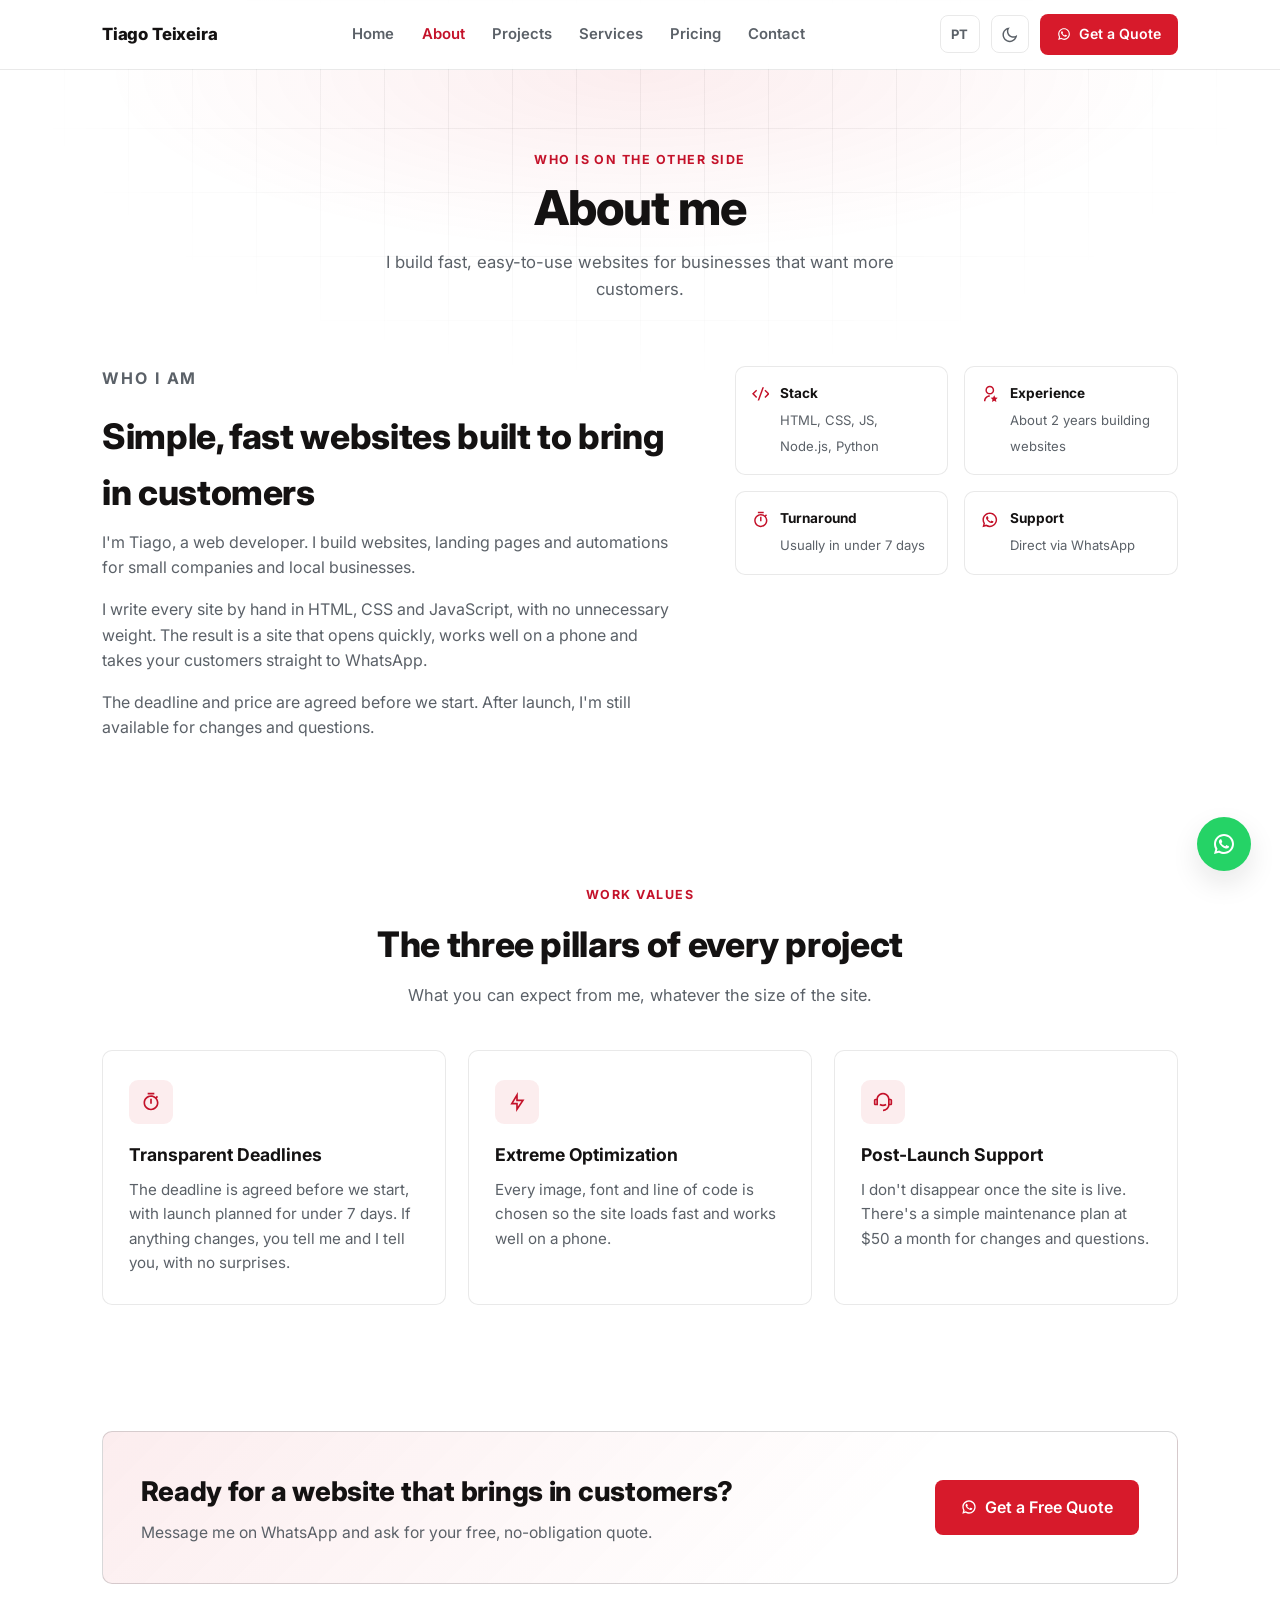
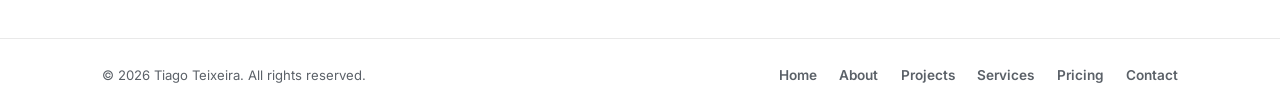
<file: en/about.html>
<!DOCTYPE html>
<html lang="en" data-theme="dark">
  <head>
    <meta charset="utf-8" />
    <meta name="viewport" content="width=device-width, initial-scale=1, viewport-fit=cover" />
    <script>try{var t=localStorage.getItem('theme');if(t)document.documentElement.setAttribute('data-theme',t);else if(matchMedia('(prefers-color-scheme: light)').matches)document.documentElement.setAttribute('data-theme','light')}catch(e){}</script>
    <title>About Me — Tiago Teixeira</title>
    <meta name="description" content="I'm Tiago, a web developer. I build fast, easy-to-use websites for small businesses." />
    <link rel="canonical" href="https://tiagovskicode.github.io/Portfolio_TiagovskiCode/en/about.html" />
    <link rel="alternate" hreflang="pt" href="https://tiagovskicode.github.io/Portfolio_TiagovskiCode/sobre.html" />
    <link rel="alternate" hreflang="en" href="https://tiagovskicode.github.io/Portfolio_TiagovskiCode/en/about.html" />
    <link rel="alternate" hreflang="x-default" href="https://tiagovskicode.github.io/Portfolio_TiagovskiCode/sobre.html" />

    <meta property="og:type" content="website" />
    <meta property="og:title" content="About Me — Tiago Teixeira" />
    <meta property="og:description" content="I'm Tiago, a web developer. I build fast, easy-to-use websites for small businesses." />
    <meta property="og:image" content="https://tiagovskicode.github.io/Portfolio_TiagovskiCode/og-cover.png" />
    <meta property="og:url" content="https://tiagovskicode.github.io/Portfolio_TiagovskiCode/en/about.html" />
    <meta property="og:locale" content="en_US" />
    <meta property="og:locale:alternate" content="pt_PT" />
    <meta name="twitter:card" content="summary_large_image" />
    <meta name="twitter:title" content="About Me — Tiago Teixeira" />
    <meta name="twitter:description" content="I'm Tiago, a web developer. I build fast, easy-to-use websites for small businesses." />
    <meta name="twitter:image" content="https://tiagovskicode.github.io/Portfolio_TiagovskiCode/og-cover.png" />

    <link rel="icon" type="image/svg+xml" href="data:image/svg+xml,%3Csvg xmlns='http://www.w3.org/2000/svg' viewBox='0 0 100 100'%3E%3Crect width='100' height='100' rx='22' fill='%23e11d2e'/%3E%3Ctext x='50' y='68' font-size='56' font-family='Arial, sans-serif' font-weight='800' text-anchor='middle' fill='white'%3ET%3C/text%3E%3C/svg%3E" />
    <link rel="icon" type="image/x-icon" href="../favicon.ico" />
    <link rel="icon" type="image/png" sizes="32x32" href="../favicon-32x32.png" />
    <link rel="icon" type="image/png" sizes="16x16" href="../favicon-16x16.png" />
    <link rel="apple-touch-icon" sizes="180x180" href="../apple-touch-icon.png" />

    <link rel="preconnect" href="https://fonts.googleapis.com" />
    <link rel="preconnect" href="https://fonts.gstatic.com" crossorigin />
    <link rel="preload" as="style" href="https://fonts.googleapis.com/css2?family=Inter:wght@400..800&display=swap" onload="this.onload=null;this.rel='stylesheet'" />
    <noscript><link rel="stylesheet" href="https://fonts.googleapis.com/css2?family=Inter:wght@400..800&display=swap" /></noscript>
    <link rel="stylesheet" href="../style.css" />
    <meta name="theme-color" content="#0a0a0a" />
    <noscript><style>[data-reveal]{opacity:1!important;transform:none!important}</style></noscript>
  </head>
  <body>
    <svg xmlns="http://www.w3.org/2000/svg" style="display:none" aria-hidden="true"><symbol id="ri-code-s-slash-line" viewBox="0 0 24 24"><path d="M24 12L18.3431 17.6569L16.9289 16.2426L21.1716 12L16.9289 7.75736L18.3431 6.34315L24 12ZM2.82843 12L7.07107 16.2426L5.65685 17.6569L0 12L5.65685 6.34315L7.07107 7.75736L2.82843 12ZM9.78845 21H7.66009L14.2116 3H16.3399L9.78845 21Z"/></symbol><symbol id="ri-moon-line" viewBox="0 0 24 24"><path d="M10 7C10 10.866 13.134 14 17 14C18.9584 14 20.729 13.1957 21.9995 11.8995C22 11.933 22 11.9665 22 12C22 17.5228 17.5228 22 12 22C6.47715 22 2 17.5228 2 12C2 6.47715 6.47715 2 12 2C12.0335 2 12.067 2 12.1005 2.00049C10.8043 3.27098 10 5.04157 10 7ZM4 12C4 16.4183 7.58172 20 12 20C15.0583 20 17.7158 18.2839 19.062 15.7621C18.3945 15.9187 17.7035 16 17 16C12.0294 16 8 11.9706 8 7C8 6.29648 8.08133 5.60547 8.2379 4.938C5.71611 6.28423 4 8.9417 4 12Z"/></symbol><symbol id="ri-sun-line" viewBox="0 0 24 24"><path d="M12 18C8.68629 18 6 15.3137 6 12C6 8.68629 8.68629 6 12 6C15.3137 6 18 8.68629 18 12C18 15.3137 15.3137 18 12 18ZM12 16C14.2091 16 16 14.2091 16 12C16 9.79086 14.2091 8 12 8C9.79086 8 8 9.79086 8 12C8 14.2091 9.79086 16 12 16ZM11 1H13V4H11V1ZM11 20H13V23H11V20ZM3.51472 4.92893L4.92893 3.51472L7.05025 5.63604L5.63604 7.05025L3.51472 4.92893ZM16.9497 18.364L18.364 16.9497L20.4853 19.0711L19.0711 20.4853L16.9497 18.364ZM19.0711 3.51472L20.4853 4.92893L18.364 7.05025L16.9497 5.63604L19.0711 3.51472ZM5.63604 16.9497L7.05025 18.364L4.92893 20.4853L3.51472 19.0711L5.63604 16.9497ZM23 11V13H20V11H23ZM4 11V13H1V11H4Z"/></symbol><symbol id="ri-user-star-line" viewBox="0 0 24 24"><path d="M12 14V16C8.68629 16 6 18.6863 6 22H4C4 17.5817 7.58172 14 12 14ZM12 13C8.685 13 6 10.315 6 7C6 3.685 8.685 1 12 1C15.315 1 18 3.685 18 7C18 10.315 15.315 13 12 13ZM12 11C14.21 11 16 9.21 16 7C16 4.79 14.21 3 12 3C9.79 3 8 4.79 8 7C8 9.21 9.79 11 12 11ZM18 21.5L15.0611 23.0451L15.6224 19.7725L13.2447 17.4549L16.5305 16.9775L18 14L19.4695 16.9775L22.7553 17.4549L20.3776 19.7725L20.9389 23.0451L18 21.5Z"/></symbol><symbol id="ri-whatsapp-line" viewBox="0 0 24 24"><path d="M7.25361 18.4944L7.97834 18.917C9.18909 19.623 10.5651 20 12.001 20C16.4193 20 20.001 16.4183 20.001 12C20.001 7.58172 16.4193 4 12.001 4C7.5827 4 4.00098 7.58172 4.00098 12C4.00098 13.4363 4.37821 14.8128 5.08466 16.0238L5.50704 16.7478L4.85355 19.1494L7.25361 18.4944ZM2.00516 22L3.35712 17.0315C2.49494 15.5536 2.00098 13.8345 2.00098 12C2.00098 6.47715 6.47813 2 12.001 2C17.5238 2 22.001 6.47715 22.001 12C22.001 17.5228 17.5238 22 12.001 22C10.1671 22 8.44851 21.5064 6.97086 20.6447L2.00516 22ZM8.39232 7.30833C8.5262 7.29892 8.66053 7.29748 8.79459 7.30402C8.84875 7.30758 8.90265 7.31384 8.95659 7.32007C9.11585 7.33846 9.29098 7.43545 9.34986 7.56894C9.64818 8.24536 9.93764 8.92565 10.2182 9.60963C10.2801 9.76062 10.2428 9.95633 10.125 10.1457C10.0652 10.2428 9.97128 10.379 9.86248 10.5183C9.74939 10.663 9.50599 10.9291 9.50599 10.9291C9.50599 10.9291 9.40738 11.0473 9.44455 11.1944C9.45903 11.25 9.50521 11.331 9.54708 11.3991C9.57027 11.4368 9.5918 11.4705 9.60577 11.4938C9.86169 11.9211 10.2057 12.3543 10.6259 12.7616C10.7463 12.8783 10.8631 12.9974 10.9887 13.108C11.457 13.5209 11.9868 13.8583 12.559 14.1082L12.5641 14.1105C12.6486 14.1469 12.692 14.1668 12.8157 14.2193C12.8781 14.2457 12.9419 14.2685 13.0074 14.2858C13.0311 14.292 13.0554 14.2955 13.0798 14.2972C13.2415 14.3069 13.335 14.2032 13.3749 14.1555C14.0984 13.279 14.1646 13.2218 14.1696 13.2222V13.2238C14.2647 13.1236 14.4142 13.0888 14.5476 13.097C14.6085 13.1007 14.6691 13.1124 14.7245 13.1377C15.2563 13.3803 16.1258 13.7587 16.1258 13.7587L16.7073 14.0201C16.8047 14.0671 16.8936 14.1778 16.8979 14.2854C16.9005 14.3523 16.9077 14.4603 16.8838 14.6579C16.8525 14.9166 16.7738 15.2281 16.6956 15.3913C16.6406 15.5058 16.5694 15.6074 16.4866 15.6934C16.3743 15.81 16.2909 15.8808 16.1559 15.9814C16.0737 16.0426 16.0311 16.0714 16.0311 16.0714C15.8922 16.159 15.8139 16.2028 15.6484 16.2909C15.391 16.428 15.1066 16.5068 14.8153 16.5218C14.6296 16.5313 14.4444 16.5447 14.2589 16.5347C14.2507 16.5342 13.6907 16.4482 13.6907 16.4482C12.2688 16.0742 10.9538 15.3736 9.85034 14.402C9.62473 14.2034 9.4155 13.9885 9.20194 13.7759C8.31288 12.8908 7.63982 11.9364 7.23169 11.0336C7.03043 10.5884 6.90299 10.1116 6.90098 9.62098C6.89729 9.01405 7.09599 8.4232 7.46569 7.94186C7.53857 7.84697 7.60774 7.74855 7.72709 7.63586C7.85348 7.51651 7.93392 7.45244 8.02057 7.40811C8.13607 7.34902 8.26293 7.31742 8.39232 7.30833Z"/></symbol><symbol id="ri-close-line" viewBox="0 0 24 24"><path d="M11.9997 10.5865L16.9495 5.63672L18.3637 7.05093L13.4139 12.0007L18.3637 16.9504L16.9495 18.3646L11.9997 13.4149L7.04996 18.3646L5.63574 16.9504L10.5855 12.0007L5.63574 7.05093L7.04996 5.63672L11.9997 10.5865Z"/></symbol><symbol id="ri-customer-service-2-line" viewBox="0 0 24 24"><path d="M19.9381 8H21C22.1046 8 23 8.89543 23 10V14C23 15.1046 22.1046 16 21 16H19.9381C19.446 19.9463 16.0796 23 12 23V21C15.3137 21 18 18.3137 18 15V9C18 5.68629 15.3137 3 12 3C8.68629 3 6 5.68629 6 9V16H3C1.89543 16 1 15.1046 1 14V10C1 8.89543 1.89543 8 3 8H4.06189C4.55399 4.05369 7.92038 1 12 1C16.0796 1 19.446 4.05369 19.9381 8ZM3 10V14H4V10H3ZM20 10V14H21V10H20ZM7.75944 15.7849L8.81958 14.0887C9.74161 14.6662 10.8318 15 12 15C13.1682 15 14.2584 14.6662 15.1804 14.0887L16.2406 15.7849C15.0112 16.5549 13.5576 17 12 17C10.4424 17 8.98882 16.5549 7.75944 15.7849Z"/></symbol><symbol id="ri-flashlight-line" viewBox="0 0 24 24"><path d="M13 9H21L11 24V15H4L13 0V9ZM11 11V7.22063L7.53238 13H13V17.3944L17.263 11H11Z"/></symbol><symbol id="ri-timer-line" viewBox="0 0 24 24"><path d="M17.6177 5.9681L19.0711 4.51472L20.4853 5.92893L19.0319 7.38231C20.2635 8.92199 21 10.875 21 13C21 17.9706 16.9706 22 12 22C7.02944 22 3 17.9706 3 13C3 8.02944 7.02944 4 12 4C14.125 4 16.078 4.73647 17.6177 5.9681ZM12 20C15.866 20 19 16.866 19 13C19 9.13401 15.866 6 12 6C8.13401 6 5 9.13401 5 13C5 16.866 8.13401 20 12 20ZM11 8H13V14H11V8ZM8 1H16V3H8V1Z"/></symbol></svg>

    <header class="nav" id="nav">
      <div class="container nav-inner">
        <a href="index.html" class="brand">Tiago Teixeira</a>

        <button class="hamburger" id="hamburger" aria-label="Menu" aria-expanded="false" aria-controls="navMenu">
          <span></span><span></span><span></span>
        </button>

        <nav id="navMenu" class="nav-links" aria-label="Main">
          <button class="nav-close" id="navClose" type="button" aria-label="Close menu"><i class="ri-close-line"><svg aria-hidden="true" focusable="false"><use href="#ri-close-line"/></svg></i></button>
          <a href="index.html">Home</a>
          <a href="about.html" aria-current="page">About</a>
          <a href="projects.html">Projects</a>
          <a href="services.html">Services</a>
          <a href="pricing.html">Pricing</a>
          <a href="contact.html">Contact</a>
          <a class="btn btn-primary nav-cta-mobile" href="https://wa.me/67077376964?text=Hi!%20I%20saw%20your%20website%20and%20would%20like%20to%20request%20a%20quote." target="_blank" rel="noreferrer"><i class="ri-whatsapp-line"><svg aria-hidden="true" focusable="false"><use href="#ri-whatsapp-line"/></svg></i> Get a Quote</a>
        </nav>

        <div class="nav-actions">
          <a class="lang-toggle" href="../sobre.html" hreflang="pt" lang="pt" aria-label="Ler esta página em português">PT</a>
          <button class="theme-toggle" id="themeToggle" aria-label="Toggle theme">
            <i class="ri-sun-line icon-sun"><svg aria-hidden="true" focusable="false"><use href="#ri-sun-line"/></svg></i>
            <i class="ri-moon-line icon-moon"><svg aria-hidden="true" focusable="false"><use href="#ri-moon-line"/></svg></i>
          </button>
          <a class="btn btn-primary btn-nav" href="https://wa.me/67077376964?text=Hi!%20I%20saw%20your%20website%20and%20would%20like%20to%20request%20a%20quote." target="_blank" rel="noreferrer">
            <i class="ri-whatsapp-line"><svg aria-hidden="true" focusable="false"><use href="#ri-whatsapp-line"/></svg></i> <span>Get a Quote</span>
          </a>
        </div>
      </div>
      <div class="nav-overlay" id="navOverlay" aria-hidden="true"></div>
    </header>

    <main>

      <section class="page-hero">
        <div class="container">
          <p class="eyebrow center">WHO IS ON THE OTHER SIDE</p>
          <h1 class="page-title">About me</h1>
          <p class="page-lead">I build fast, easy-to-use websites for businesses that want more customers.</p>
        </div>
      </section>

      <section id="about" class="about" data-reveal>
        <div class="container about-grid">
          <div class="about-copy">
            <p class="eyebrow">WHO I AM</p>
            <h2 class="title">Simple, fast websites built to bring in customers</h2>
            <p>I'm Tiago, a web developer. I build websites, landing pages and automations for small companies and local businesses.</p>
            <p>I write every site by hand in HTML, CSS and JavaScript, with no unnecessary weight. The result is a site that opens quickly, works well on a phone and takes your customers straight to WhatsApp.</p>
            <p>The deadline and price are agreed before we start. After launch, I'm still available for changes and questions.</p>
          </div>
          <div class="about-facts">
            <div class="fact"><i class="ri-code-s-slash-line"><svg aria-hidden="true" focusable="false"><use href="#ri-code-s-slash-line"/></svg></i><div><strong>Stack</strong><span>HTML, CSS, JS, Node.js, Python</span></div></div>
            <div class="fact"><i class="ri-user-star-line"><svg aria-hidden="true" focusable="false"><use href="#ri-user-star-line"/></svg></i><div><strong>Experience</strong><span>About 2 years building websites</span></div></div>
            <div class="fact"><i class="ri-timer-line"><svg aria-hidden="true" focusable="false"><use href="#ri-timer-line"/></svg></i><div><strong>Turnaround</strong><span>Usually in under 7 days</span></div></div>
            <div class="fact"><i class="ri-whatsapp-line"><svg aria-hidden="true" focusable="false"><use href="#ri-whatsapp-line"/></svg></i><div><strong>Support</strong><span>Direct via WhatsApp</span></div></div>
          </div>
        </div>
      </section>

      <section id="valores" class="valores" data-reveal>
        <div class="container">
          <p class="eyebrow center">WORK VALUES</p>
          <h2 class="title center">The three pillars of every project</h2>
          <p class="muted center">What you can expect from me, whatever the size of the site.</p>

          <div class="services-grid">
            <article class="card service-card" data-reveal>
              <div class="service-icon"><i class="ri-timer-line"><svg aria-hidden="true" focusable="false"><use href="#ri-timer-line"/></svg></i></div>
              <h3>Transparent Deadlines</h3>
              <p>The deadline is agreed before we start, with launch planned for under 7 days. If anything changes, you tell me and I tell you, with no surprises.</p>
            </article>
            <article class="card service-card" data-reveal>
              <div class="service-icon"><i class="ri-flashlight-line"><svg aria-hidden="true" focusable="false"><use href="#ri-flashlight-line"/></svg></i></div>
              <h3>Extreme Optimization</h3>
              <p>Every image, font and line of code is chosen so the site loads fast and works well on a phone.</p>
            </article>
            <article class="card service-card" data-reveal>
              <div class="service-icon"><i class="ri-customer-service-2-line"><svg aria-hidden="true" focusable="false"><use href="#ri-customer-service-2-line"/></svg></i></div>
              <h3>Post-Launch Support</h3>
              <p>I don't disappear once the site is live. There's a simple maintenance plan at $50 a month for changes and questions.</p>
            </article>
          </div>
        </div>
      </section>

      <section class="cta-section" data-reveal>
        <div class="container">
          <div class="cta-banner">
            <div>
              <h2>Ready for a website that brings in customers?</h2>
              <p>Message me on WhatsApp and ask for your free, no-obligation quote.</p>
            </div>
            <a class="btn btn-primary btn-lg" href="https://wa.me/67077376964?text=Hi!%20I%20saw%20your%20website%20and%20would%20like%20to%20request%20a%20quote." target="_blank" rel="noreferrer">
              <i class="ri-whatsapp-line"><svg aria-hidden="true" focusable="false"><use href="#ri-whatsapp-line"/></svg></i> Get a Free Quote
            </a>
          </div>
        </div>
      </section>

    </main>

    <footer class="footer">
      <div class="container footer-wrap">
        <p class="muted small">© <span id="year"></span> Tiago Teixeira. All rights reserved.</p>
        <nav class="footer-nav" aria-label="Footer">
          <a href="index.html">Home</a>
          <a href="about.html">About</a>
          <a href="projects.html">Projects</a>
          <a href="services.html">Services</a>
          <a href="pricing.html">Pricing</a>
          <a href="contact.html">Contact</a>
        </nav>
      </div>
    </footer>

    <a class="whatsapp-float" href="https://wa.me/67077376964?text=Hi!%20I%20saw%20your%20website%20and%20would%20like%20to%20request%20a%20quote." target="_blank" rel="noreferrer" aria-label="Chat on WhatsApp">
      <i class="ri-whatsapp-line"><svg aria-hidden="true" focusable="false"><use href="#ri-whatsapp-line"/></svg></i>
    </a>

    <script src="../script.js" defer></script>
  </body>
</html>
</file>
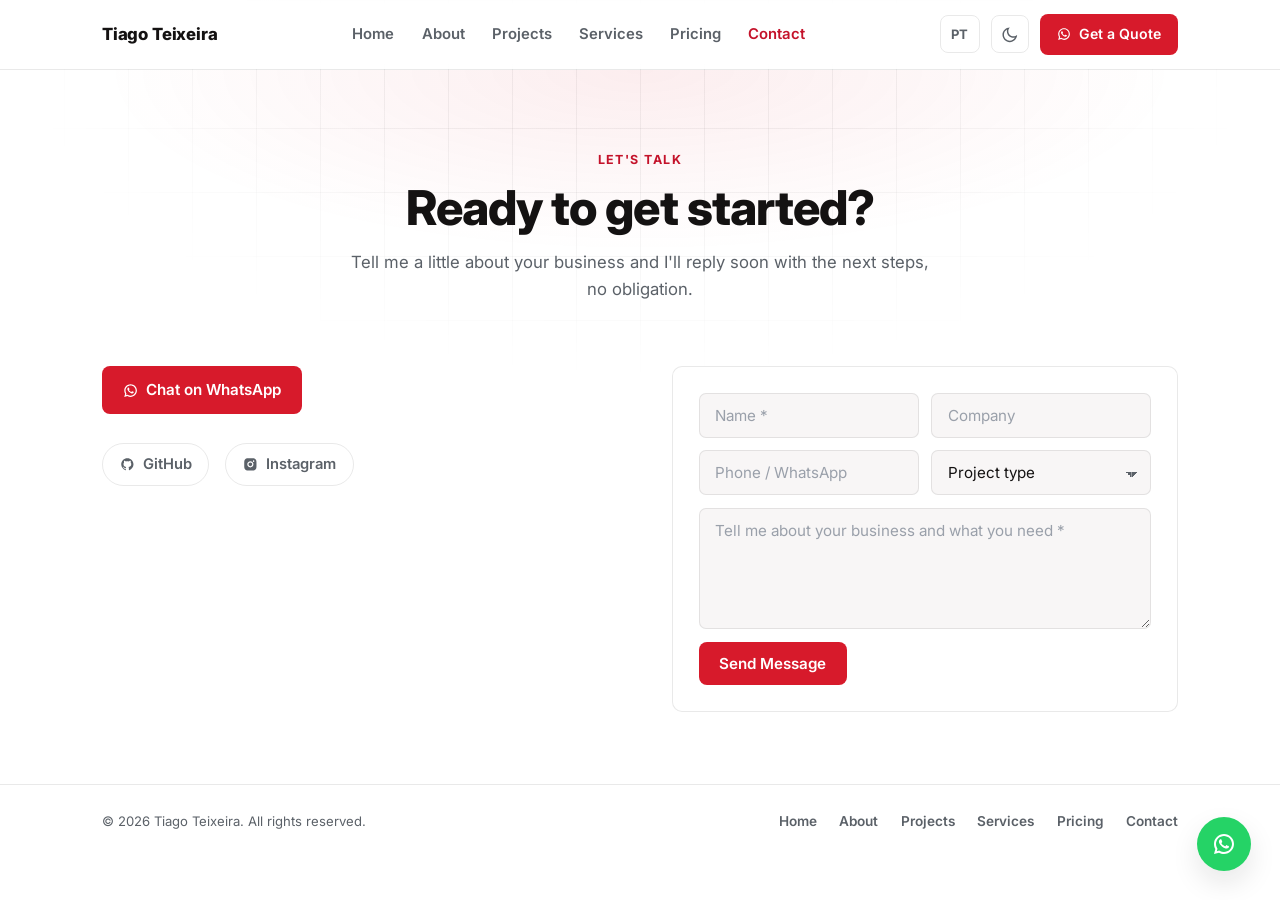
<file: en/contact.html>
<!DOCTYPE html>
<html lang="en" data-theme="dark">
  <head>
    <meta charset="utf-8" />
    <meta name="viewport" content="width=device-width, initial-scale=1, viewport-fit=cover" />
    <script>try{var t=localStorage.getItem('theme');if(t)document.documentElement.setAttribute('data-theme',t);else if(matchMedia('(prefers-color-scheme: light)').matches)document.documentElement.setAttribute('data-theme','light')}catch(e){}</script>
    <title>Contact — Tiago Teixeira</title>
    <meta name="description" content="Ask for your free quote: message me on WhatsApp or send a message. I'll reply with the next steps, no obligation." />
    <link rel="canonical" href="https://tiagovskicode.github.io/Portfolio_TiagovskiCode/en/contact.html" />
    <link rel="alternate" hreflang="pt" href="https://tiagovskicode.github.io/Portfolio_TiagovskiCode/contacto.html" />
    <link rel="alternate" hreflang="en" href="https://tiagovskicode.github.io/Portfolio_TiagovskiCode/en/contact.html" />
    <link rel="alternate" hreflang="x-default" href="https://tiagovskicode.github.io/Portfolio_TiagovskiCode/contacto.html" />

    <meta property="og:type" content="website" />
    <meta property="og:title" content="Contact — Tiago Teixeira" />
    <meta property="og:description" content="Ask for your free quote: message me on WhatsApp or send a message. I'll reply with the next steps, no obligation." />
    <meta property="og:image" content="https://tiagovskicode.github.io/Portfolio_TiagovskiCode/og-cover.png" />
    <meta property="og:url" content="https://tiagovskicode.github.io/Portfolio_TiagovskiCode/en/contact.html" />
    <meta property="og:locale" content="en_US" />
    <meta property="og:locale:alternate" content="pt_PT" />
    <meta name="twitter:card" content="summary_large_image" />
    <meta name="twitter:title" content="Contact — Tiago Teixeira" />
    <meta name="twitter:description" content="Ask for your free quote: message me on WhatsApp or send a message. I'll reply with the next steps, no obligation." />
    <meta name="twitter:image" content="https://tiagovskicode.github.io/Portfolio_TiagovskiCode/og-cover.png" />

    <link rel="icon" type="image/svg+xml" href="data:image/svg+xml,%3Csvg xmlns='http://www.w3.org/2000/svg' viewBox='0 0 100 100'%3E%3Crect width='100' height='100' rx='22' fill='%23e11d2e'/%3E%3Ctext x='50' y='68' font-size='56' font-family='Arial, sans-serif' font-weight='800' text-anchor='middle' fill='white'%3ET%3C/text%3E%3C/svg%3E" />
    <link rel="icon" type="image/x-icon" href="../favicon.ico" />
    <link rel="icon" type="image/png" sizes="32x32" href="../favicon-32x32.png" />
    <link rel="icon" type="image/png" sizes="16x16" href="../favicon-16x16.png" />
    <link rel="apple-touch-icon" sizes="180x180" href="../apple-touch-icon.png" />

    <link rel="preconnect" href="https://fonts.googleapis.com" />
    <link rel="preconnect" href="https://fonts.gstatic.com" crossorigin />
    <link rel="preload" as="style" href="https://fonts.googleapis.com/css2?family=Inter:wght@400..800&display=swap" onload="this.onload=null;this.rel='stylesheet'" />
    <noscript><link rel="stylesheet" href="https://fonts.googleapis.com/css2?family=Inter:wght@400..800&display=swap" /></noscript>
    <link rel="stylesheet" href="../style.css" />
    <meta name="theme-color" content="#0a0a0a" />
    <noscript><style>[data-reveal]{opacity:1!important;transform:none!important}</style></noscript>
  </head>
  <body>
    <svg xmlns="http://www.w3.org/2000/svg" style="display:none" aria-hidden="true"><symbol id="ri-github-fill" viewBox="0 0 24 24"><path d="M12.001 2C6.47598 2 2.00098 6.475 2.00098 12C2.00098 16.425 4.86348 20.1625 8.83848 21.4875C9.33848 21.575 9.52598 21.275 9.52598 21.0125C9.52598 20.775 9.51348 19.9875 9.51348 19.15C7.00098 19.6125 6.35098 18.5375 6.15098 17.975C6.03848 17.6875 5.55098 16.8 5.12598 16.5625C4.77598 16.375 4.27598 15.9125 5.11348 15.9C5.90098 15.8875 6.46348 16.625 6.65098 16.925C7.55098 18.4375 8.98848 18.0125 9.56348 17.75C9.65098 17.1 9.91348 16.6625 10.201 16.4125C7.97598 16.1625 5.65098 15.3 5.65098 11.475C5.65098 10.3875 6.03848 9.4875 6.67598 8.7875C6.57598 8.5375 6.22598 7.5125 6.77598 6.1375C6.77598 6.1375 7.61348 5.875 9.52598 7.1625C10.326 6.9375 11.176 6.825 12.026 6.825C12.876 6.825 13.726 6.9375 14.526 7.1625C16.4385 5.8625 17.276 6.1375 17.276 6.1375C17.826 7.5125 17.476 8.5375 17.376 8.7875C18.0135 9.4875 18.401 10.375 18.401 11.475C18.401 15.3125 16.0635 16.1625 13.8385 16.4125C14.201 16.725 14.5135 17.325 14.5135 18.2625C14.5135 19.6 14.501 20.675 14.501 21.0125C14.501 21.275 14.6885 21.5875 15.1885 21.4875C19.259 20.1133 21.9999 16.2963 22.001 12C22.001 6.475 17.526 2 12.001 2Z"/></symbol><symbol id="ri-instagram-fill" viewBox="0 0 24 24"><path d="M13.0281 2.00073C14.1535 2.00259 14.7238 2.00855 15.2166 2.02322L15.4107 2.02956C15.6349 2.03753 15.8561 2.04753 16.1228 2.06003C17.1869 2.1092 17.9128 2.27753 18.5503 2.52503C19.2094 2.7792 19.7661 3.12253 20.3219 3.67837C20.8769 4.2342 21.2203 4.79253 21.4753 5.45003C21.7219 6.0867 21.8903 6.81337 21.9403 7.87753C21.9522 8.1442 21.9618 8.3654 21.9697 8.58964L21.976 8.78373C21.9906 9.27647 21.9973 9.84686 21.9994 10.9723L22.0002 11.7179C22.0003 11.809 22.0003 11.903 22.0003 12L22.0002 12.2821L21.9996 13.0278C21.9977 14.1532 21.9918 14.7236 21.9771 15.2163L21.9707 15.4104C21.9628 15.6347 21.9528 15.8559 21.9403 16.1225C21.8911 17.1867 21.7219 17.9125 21.4753 18.55C21.2211 19.2092 20.8769 19.7659 20.3219 20.3217C19.7661 20.8767 19.2069 21.22 18.5503 21.475C17.9128 21.7217 17.1869 21.89 16.1228 21.94C15.8561 21.9519 15.6349 21.9616 15.4107 21.9694L15.2166 21.9757C14.7238 21.9904 14.1535 21.997 13.0281 21.9992L12.2824 22C12.1913 22 12.0973 22 12.0003 22L11.7182 22L10.9725 21.9993C9.8471 21.9975 9.27672 21.9915 8.78397 21.9768L8.58989 21.9705C8.36564 21.9625 8.14444 21.9525 7.87778 21.94C6.81361 21.8909 6.08861 21.7217 5.45028 21.475C4.79194 21.2209 4.23444 20.8767 3.67861 20.3217C3.12278 19.7659 2.78028 19.2067 2.52528 18.55C2.27778 17.9125 2.11028 17.1867 2.06028 16.1225C2.0484 15.8559 2.03871 15.6347 2.03086 15.4104L2.02457 15.2163C2.00994 14.7236 2.00327 14.1532 2.00111 13.0278L2.00098 10.9723C2.00284 9.84686 2.00879 9.27647 2.02346 8.78373L2.02981 8.58964C2.03778 8.3654 2.04778 8.1442 2.06028 7.87753C2.10944 6.81253 2.27778 6.08753 2.52528 5.45003C2.77944 4.7917 3.12278 4.2342 3.67861 3.67837C4.23444 3.12253 4.79278 2.78003 5.45028 2.52503C6.08778 2.27753 6.81278 2.11003 7.87778 2.06003C8.14444 2.04816 8.36564 2.03847 8.58989 2.03062L8.78397 2.02433C9.27672 2.00969 9.8471 2.00302 10.9725 2.00086L13.0281 2.00073ZM12.0003 7.00003C9.23738 7.00003 7.00028 9.23956 7.00028 12C7.00028 14.7629 9.23981 17 12.0003 17C14.7632 17 17.0003 14.7605 17.0003 12C17.0003 9.23713 14.7607 7.00003 12.0003 7.00003ZM12.0003 9.00003C13.6572 9.00003 15.0003 10.3427 15.0003 12C15.0003 13.6569 13.6576 15 12.0003 15C10.3434 15 9.00028 13.6574 9.00028 12C9.00028 10.3431 10.3429 9.00003 12.0003 9.00003ZM17.2503 5.50003C16.561 5.50003 16.0003 6.05994 16.0003 6.74918C16.0003 7.43843 16.5602 7.9992 17.2503 7.9992C17.9395 7.9992 18.5003 7.4393 18.5003 6.74918C18.5003 6.05994 17.9386 5.49917 17.2503 5.50003Z"/></symbol><symbol id="ri-moon-line" viewBox="0 0 24 24"><path d="M10 7C10 10.866 13.134 14 17 14C18.9584 14 20.729 13.1957 21.9995 11.8995C22 11.933 22 11.9665 22 12C22 17.5228 17.5228 22 12 22C6.47715 22 2 17.5228 2 12C2 6.47715 6.47715 2 12 2C12.0335 2 12.067 2 12.1005 2.00049C10.8043 3.27098 10 5.04157 10 7ZM4 12C4 16.4183 7.58172 20 12 20C15.0583 20 17.7158 18.2839 19.062 15.7621C18.3945 15.9187 17.7035 16 17 16C12.0294 16 8 11.9706 8 7C8 6.29648 8.08133 5.60547 8.2379 4.938C5.71611 6.28423 4 8.9417 4 12Z"/></symbol><symbol id="ri-sun-line" viewBox="0 0 24 24"><path d="M12 18C8.68629 18 6 15.3137 6 12C6 8.68629 8.68629 6 12 6C15.3137 6 18 8.68629 18 12C18 15.3137 15.3137 18 12 18ZM12 16C14.2091 16 16 14.2091 16 12C16 9.79086 14.2091 8 12 8C9.79086 8 8 9.79086 8 12C8 14.2091 9.79086 16 12 16ZM11 1H13V4H11V1ZM11 20H13V23H11V20ZM3.51472 4.92893L4.92893 3.51472L7.05025 5.63604L5.63604 7.05025L3.51472 4.92893ZM16.9497 18.364L18.364 16.9497L20.4853 19.0711L19.0711 20.4853L16.9497 18.364ZM19.0711 3.51472L20.4853 4.92893L18.364 7.05025L16.9497 5.63604L19.0711 3.51472ZM5.63604 16.9497L7.05025 18.364L4.92893 20.4853L3.51472 19.0711L5.63604 16.9497ZM23 11V13H20V11H23ZM4 11V13H1V11H4Z"/></symbol><symbol id="ri-whatsapp-line" viewBox="0 0 24 24"><path d="M7.25361 18.4944L7.97834 18.917C9.18909 19.623 10.5651 20 12.001 20C16.4193 20 20.001 16.4183 20.001 12C20.001 7.58172 16.4193 4 12.001 4C7.5827 4 4.00098 7.58172 4.00098 12C4.00098 13.4363 4.37821 14.8128 5.08466 16.0238L5.50704 16.7478L4.85355 19.1494L7.25361 18.4944ZM2.00516 22L3.35712 17.0315C2.49494 15.5536 2.00098 13.8345 2.00098 12C2.00098 6.47715 6.47813 2 12.001 2C17.5238 2 22.001 6.47715 22.001 12C22.001 17.5228 17.5238 22 12.001 22C10.1671 22 8.44851 21.5064 6.97086 20.6447L2.00516 22ZM8.39232 7.30833C8.5262 7.29892 8.66053 7.29748 8.79459 7.30402C8.84875 7.30758 8.90265 7.31384 8.95659 7.32007C9.11585 7.33846 9.29098 7.43545 9.34986 7.56894C9.64818 8.24536 9.93764 8.92565 10.2182 9.60963C10.2801 9.76062 10.2428 9.95633 10.125 10.1457C10.0652 10.2428 9.97128 10.379 9.86248 10.5183C9.74939 10.663 9.50599 10.9291 9.50599 10.9291C9.50599 10.9291 9.40738 11.0473 9.44455 11.1944C9.45903 11.25 9.50521 11.331 9.54708 11.3991C9.57027 11.4368 9.5918 11.4705 9.60577 11.4938C9.86169 11.9211 10.2057 12.3543 10.6259 12.7616C10.7463 12.8783 10.8631 12.9974 10.9887 13.108C11.457 13.5209 11.9868 13.8583 12.559 14.1082L12.5641 14.1105C12.6486 14.1469 12.692 14.1668 12.8157 14.2193C12.8781 14.2457 12.9419 14.2685 13.0074 14.2858C13.0311 14.292 13.0554 14.2955 13.0798 14.2972C13.2415 14.3069 13.335 14.2032 13.3749 14.1555C14.0984 13.279 14.1646 13.2218 14.1696 13.2222V13.2238C14.2647 13.1236 14.4142 13.0888 14.5476 13.097C14.6085 13.1007 14.6691 13.1124 14.7245 13.1377C15.2563 13.3803 16.1258 13.7587 16.1258 13.7587L16.7073 14.0201C16.8047 14.0671 16.8936 14.1778 16.8979 14.2854C16.9005 14.3523 16.9077 14.4603 16.8838 14.6579C16.8525 14.9166 16.7738 15.2281 16.6956 15.3913C16.6406 15.5058 16.5694 15.6074 16.4866 15.6934C16.3743 15.81 16.2909 15.8808 16.1559 15.9814C16.0737 16.0426 16.0311 16.0714 16.0311 16.0714C15.8922 16.159 15.8139 16.2028 15.6484 16.2909C15.391 16.428 15.1066 16.5068 14.8153 16.5218C14.6296 16.5313 14.4444 16.5447 14.2589 16.5347C14.2507 16.5342 13.6907 16.4482 13.6907 16.4482C12.2688 16.0742 10.9538 15.3736 9.85034 14.402C9.62473 14.2034 9.4155 13.9885 9.20194 13.7759C8.31288 12.8908 7.63982 11.9364 7.23169 11.0336C7.03043 10.5884 6.90299 10.1116 6.90098 9.62098C6.89729 9.01405 7.09599 8.4232 7.46569 7.94186C7.53857 7.84697 7.60774 7.74855 7.72709 7.63586C7.85348 7.51651 7.93392 7.45244 8.02057 7.40811C8.13607 7.34902 8.26293 7.31742 8.39232 7.30833Z"/></symbol><symbol id="ri-close-line" viewBox="0 0 24 24"><path d="M11.9997 10.5865L16.9495 5.63672L18.3637 7.05093L13.4139 12.0007L18.3637 16.9504L16.9495 18.3646L11.9997 13.4149L7.04996 18.3646L5.63574 16.9504L10.5855 12.0007L5.63574 7.05093L7.04996 5.63672L11.9997 10.5865Z"/></symbol></svg>

    <header class="nav" id="nav">
      <div class="container nav-inner">
        <a href="index.html" class="brand">Tiago Teixeira</a>

        <button class="hamburger" id="hamburger" aria-label="Menu" aria-expanded="false" aria-controls="navMenu">
          <span></span><span></span><span></span>
        </button>

        <nav id="navMenu" class="nav-links" aria-label="Main">
          <button class="nav-close" id="navClose" type="button" aria-label="Close menu"><i class="ri-close-line"><svg aria-hidden="true" focusable="false"><use href="#ri-close-line"/></svg></i></button>
          <a href="index.html">Home</a>
          <a href="about.html">About</a>
          <a href="projects.html">Projects</a>
          <a href="services.html">Services</a>
          <a href="pricing.html">Pricing</a>
          <a href="contact.html" aria-current="page">Contact</a>
          <a class="btn btn-primary nav-cta-mobile" href="https://wa.me/67077376964?text=Hi!%20I%20saw%20your%20website%20and%20would%20like%20to%20request%20a%20quote." target="_blank" rel="noreferrer"><i class="ri-whatsapp-line"><svg aria-hidden="true" focusable="false"><use href="#ri-whatsapp-line"/></svg></i> Get a Quote</a>
        </nav>

        <div class="nav-actions">
          <a class="lang-toggle" href="../contacto.html" hreflang="pt" lang="pt" aria-label="Ler esta página em português">PT</a>
          <button class="theme-toggle" id="themeToggle" aria-label="Toggle theme">
            <i class="ri-sun-line icon-sun"><svg aria-hidden="true" focusable="false"><use href="#ri-sun-line"/></svg></i>
            <i class="ri-moon-line icon-moon"><svg aria-hidden="true" focusable="false"><use href="#ri-moon-line"/></svg></i>
          </button>
          <a class="btn btn-primary btn-nav" href="https://wa.me/67077376964?text=Hi!%20I%20saw%20your%20website%20and%20would%20like%20to%20request%20a%20quote." target="_blank" rel="noreferrer">
            <i class="ri-whatsapp-line"><svg aria-hidden="true" focusable="false"><use href="#ri-whatsapp-line"/></svg></i> <span>Get a Quote</span>
          </a>
        </div>
      </div>
      <div class="nav-overlay" id="navOverlay" aria-hidden="true"></div>
    </header>

    <main>

      <section class="page-hero">
        <div class="container">
          <p class="eyebrow center">LET'S TALK</p>
          <h1 class="page-title">Ready to get started?</h1>
          <p class="page-lead">Tell me a little about your business and I'll reply soon with the next steps, no obligation.</p>
        </div>
      </section>

      <section id="contact" class="contact" data-reveal>
        <div class="container contact-grid">
          <div class="contact-info">

            <a class="btn btn-primary contact-whatsapp" href="https://wa.me/67077376964?text=Hi!%20I%20saw%20your%20website%20and%20would%20like%20to%20request%20a%20quote." target="_blank" rel="noreferrer">
              <i class="ri-whatsapp-line"><svg aria-hidden="true" focusable="false"><use href="#ri-whatsapp-line"/></svg></i> Chat on WhatsApp
            </a>

            <ul class="contact-list">
              <li><a href="https://github.com/TiagovskiCode" target="_blank" rel="noreferrer"><i class="ri-github-fill"><svg aria-hidden="true" focusable="false"><use href="#ri-github-fill"/></svg></i> GitHub</a></li>
              <li><a href="https://www.instagram.com/tiago.__.teixeira/" target="_blank" rel="noreferrer"><i class="ri-instagram-fill"><svg aria-hidden="true" focusable="false"><use href="#ri-instagram-fill"/></svg></i> Instagram</a></li>
            </ul>
          </div>

          <form class="form" id="contactForm" action="https://formspree.io/f/mnnzrpjq" method="POST">
            <input type="hidden" name="_subject" value="New quote request (Tiago Teixeira website)" />
            <input class="hp" type="text" name="_gotcha" tabindex="-1" autocomplete="off" aria-hidden="true" />

            <div class="form-row">
              <div>
                <label class="sr-only" for="name">Name</label>
                <input id="name" name="name" type="text" placeholder="Name *" required autocomplete="name" />
              </div>
              <div>
                <label class="sr-only" for="company">Company</label>
                <input id="company" name="company" type="text" placeholder="Company" autocomplete="organization" />
              </div>
            </div>

            <div class="form-row">
              <div>
                <label class="sr-only" for="phone">Phone / WhatsApp</label>
                <input id="phone" name="phone" type="tel" placeholder="Phone / WhatsApp" autocomplete="tel" inputmode="tel" />
              </div>
              <div>
                <label class="sr-only" for="projectType">Project type</label>
                <select id="projectType" name="project_type">
                  <option value="">Project type</option>
                  <option>Landing page</option>
                  <option>Business website</option>
                  <option>Automations &amp; WhatsApp</option>
                  <option>Not sure yet</option>
                </select>
              </div>
            </div>

            <label class="sr-only" for="message">Message</label>
            <textarea id="message" name="message" placeholder="Tell me about your business and what you need *" rows="5" required></textarea>

            <button type="submit" class="btn btn-primary form-submit" id="submitBtn">
              <span class="btn-text">Send Message</span>
              <span class="btn-loading">Sending...</span>
            </button>

            <p class="form-status" id="formStatus" role="status" aria-live="polite" tabindex="-1" hidden></p>
          </form>
        </div>
      </section>

    </main>

    <footer class="footer">
      <div class="container footer-wrap">
        <p class="muted small">© <span id="year"></span> Tiago Teixeira. All rights reserved.</p>
        <nav class="footer-nav" aria-label="Footer">
          <a href="index.html">Home</a>
          <a href="about.html">About</a>
          <a href="projects.html">Projects</a>
          <a href="services.html">Services</a>
          <a href="pricing.html">Pricing</a>
          <a href="contact.html">Contact</a>
        </nav>
      </div>
    </footer>

    <a class="whatsapp-float" href="https://wa.me/67077376964?text=Hi!%20I%20saw%20your%20website%20and%20would%20like%20to%20request%20a%20quote." target="_blank" rel="noreferrer" aria-label="Chat on WhatsApp">
      <i class="ri-whatsapp-line"><svg aria-hidden="true" focusable="false"><use href="#ri-whatsapp-line"/></svg></i>
    </a>

    <script src="../script.js" defer></script>
  </body>
</html>
</file>
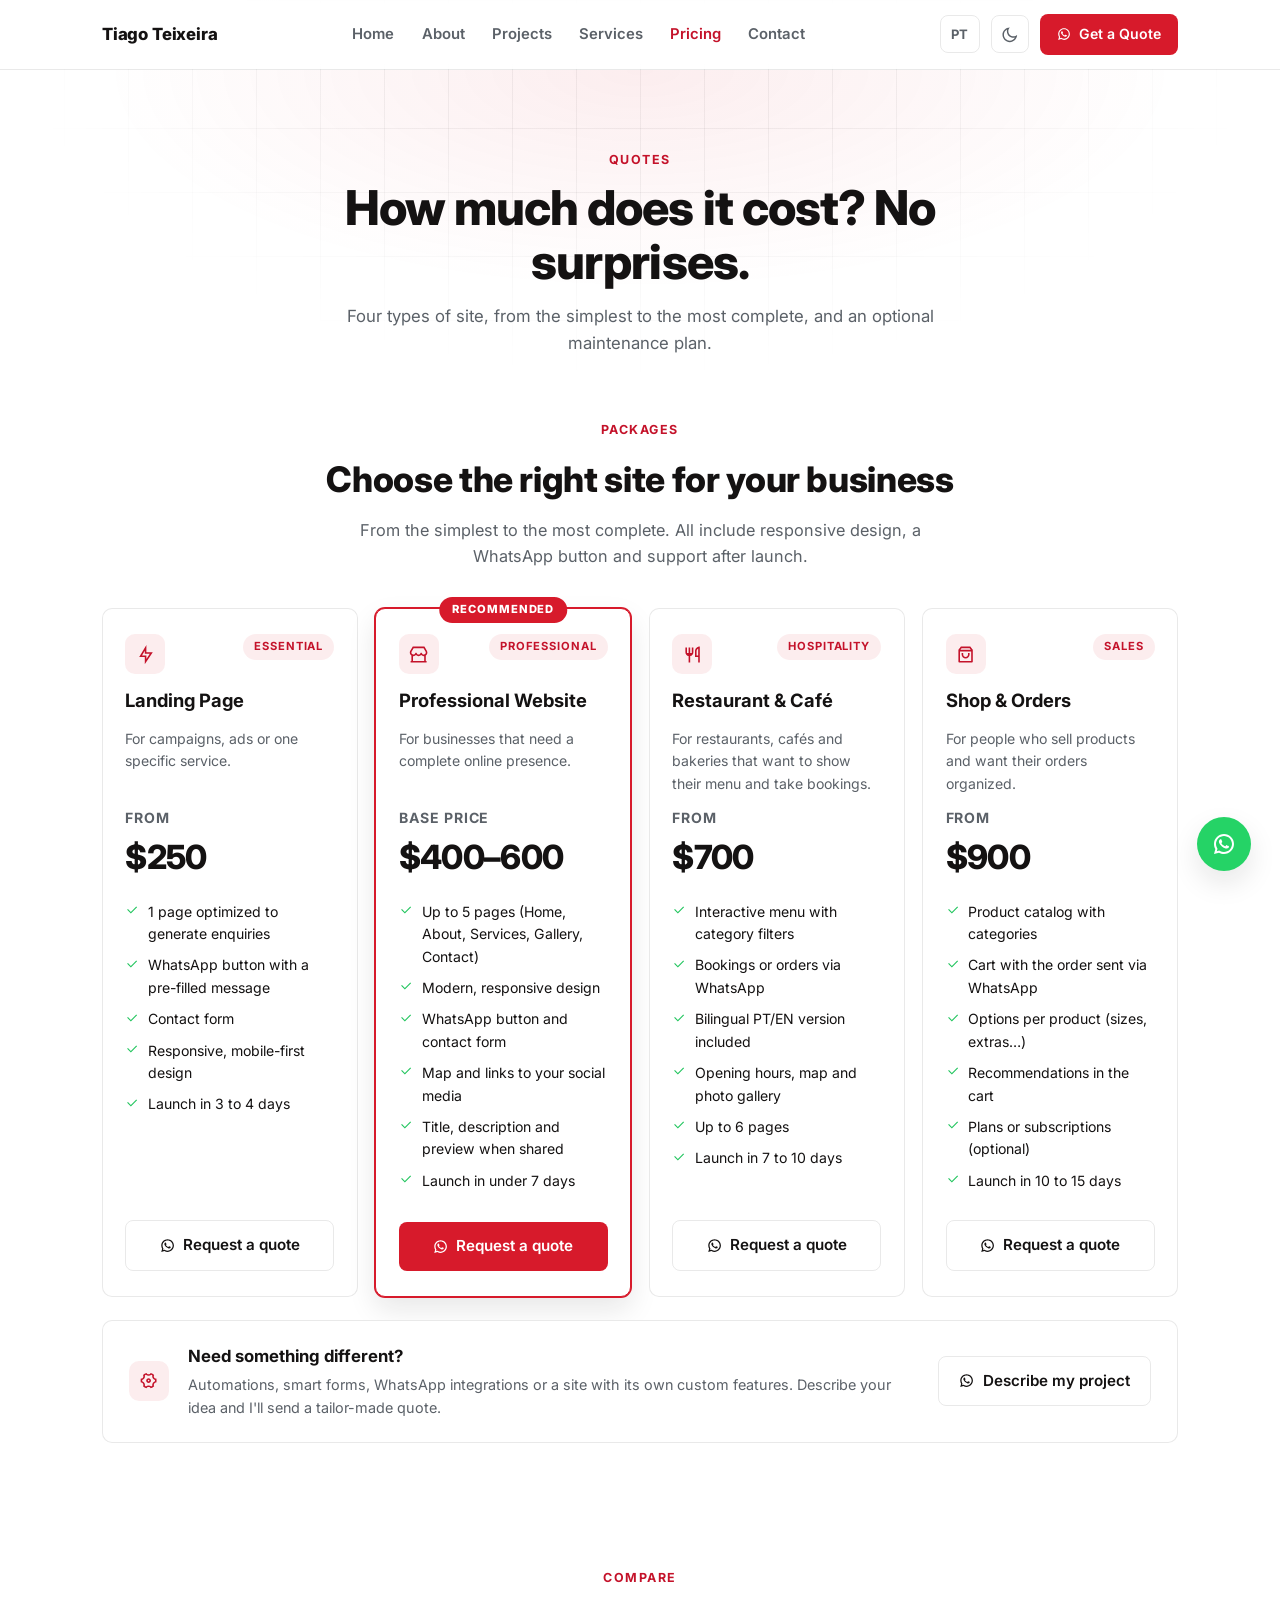
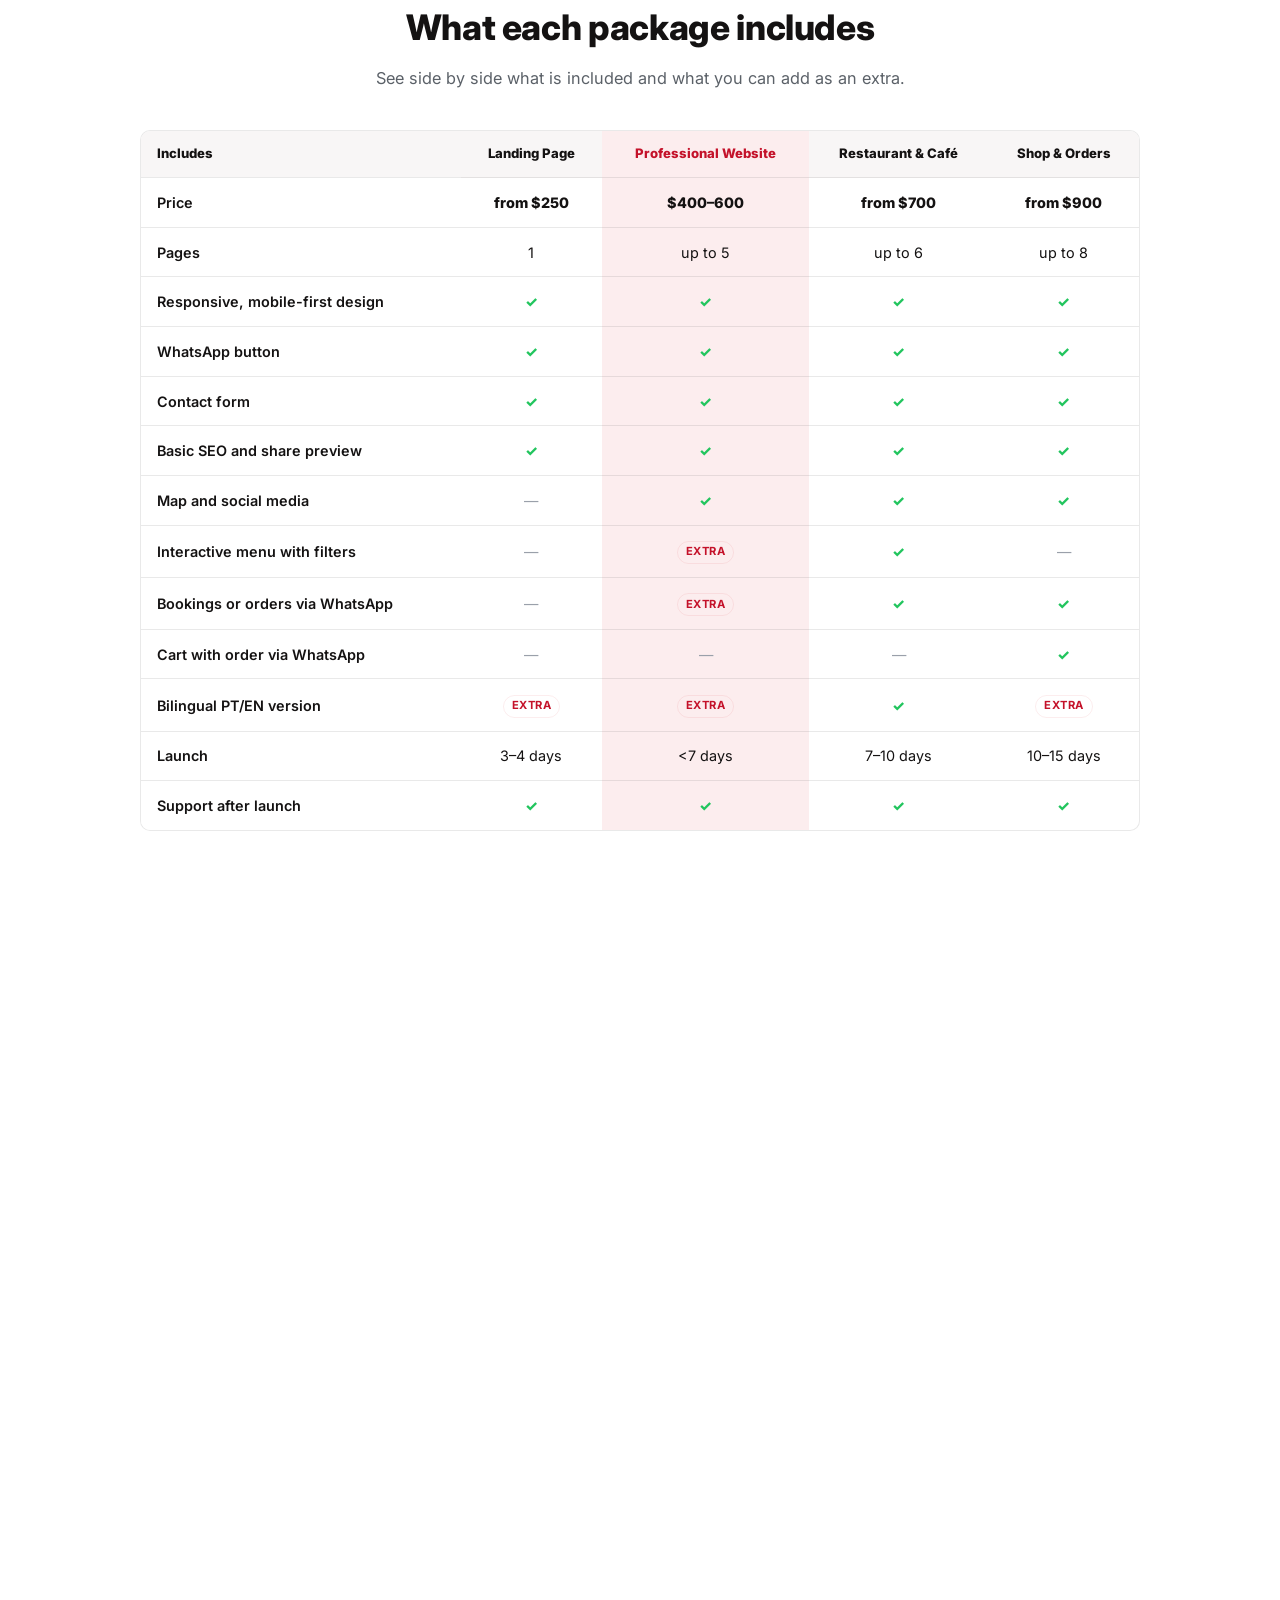
<file: en/pricing.html>
<!DOCTYPE html>
<html lang="en" data-theme="dark">
  <head>
    <meta charset="utf-8" />
    <meta name="viewport" content="width=device-width, initial-scale=1, viewport-fit=cover" />
    <script>try{var t=localStorage.getItem('theme');if(t)document.documentElement.setAttribute('data-theme',t);else if(matchMedia('(prefers-color-scheme: light)').matches)document.documentElement.setAttribute('data-theme','light')}catch(e){}</script>
    <title>Pricing and Quotes — Tiago Teixeira</title>
    <meta name="description" content="How much does a website cost? Landing pages from $250, professional websites from $400 to $600, sites for restaurants and shops with WhatsApp orders. Free quote." />
    <link rel="canonical" href="https://tiagovskicode.github.io/Portfolio_TiagovskiCode/en/pricing.html" />
    <link rel="alternate" hreflang="pt" href="https://tiagovskicode.github.io/Portfolio_TiagovskiCode/precos.html" />
    <link rel="alternate" hreflang="en" href="https://tiagovskicode.github.io/Portfolio_TiagovskiCode/en/pricing.html" />
    <link rel="alternate" hreflang="x-default" href="https://tiagovskicode.github.io/Portfolio_TiagovskiCode/precos.html" />

    <meta property="og:type" content="website" />
    <meta property="og:title" content="Pricing and Quotes — Tiago Teixeira" />
    <meta property="og:description" content="How much does a website cost? Landing pages from $250, professional websites from $400 to $600, sites for restaurants and shops with WhatsApp orders. Free quote." />
    <meta property="og:image" content="https://tiagovskicode.github.io/Portfolio_TiagovskiCode/og-cover.png" />
    <meta property="og:url" content="https://tiagovskicode.github.io/Portfolio_TiagovskiCode/en/pricing.html" />
    <meta property="og:locale" content="en_US" />
    <meta property="og:locale:alternate" content="pt_PT" />
    <meta name="twitter:card" content="summary_large_image" />
    <meta name="twitter:title" content="Pricing and Quotes — Tiago Teixeira" />
    <meta name="twitter:description" content="How much does a website cost? Landing pages from $250, professional websites from $400 to $600, sites for restaurants and shops with WhatsApp orders. Free quote." />
    <meta name="twitter:image" content="https://tiagovskicode.github.io/Portfolio_TiagovskiCode/og-cover.png" />

    <link rel="icon" type="image/svg+xml" href="data:image/svg+xml,%3Csvg xmlns='http://www.w3.org/2000/svg' viewBox='0 0 100 100'%3E%3Crect width='100' height='100' rx='22' fill='%23e11d2e'/%3E%3Ctext x='50' y='68' font-size='56' font-family='Arial, sans-serif' font-weight='800' text-anchor='middle' fill='white'%3ET%3C/text%3E%3C/svg%3E" />
    <link rel="icon" type="image/x-icon" href="../favicon.ico" />
    <link rel="icon" type="image/png" sizes="32x32" href="../favicon-32x32.png" />
    <link rel="icon" type="image/png" sizes="16x16" href="../favicon-16x16.png" />
    <link rel="apple-touch-icon" sizes="180x180" href="../apple-touch-icon.png" />

    <link rel="preconnect" href="https://fonts.googleapis.com" />
    <link rel="preconnect" href="https://fonts.gstatic.com" crossorigin />
    <link rel="preload" as="style" href="https://fonts.googleapis.com/css2?family=Inter:wght@400..800&display=swap" onload="this.onload=null;this.rel='stylesheet'" />
    <noscript><link rel="stylesheet" href="https://fonts.googleapis.com/css2?family=Inter:wght@400..800&display=swap" /></noscript>
    <link rel="stylesheet" href="../style.css" />
    <meta name="theme-color" content="#0a0a0a" />
    <noscript><style>[data-reveal]{opacity:1!important;transform:none!important}</style></noscript>
  </head>
  <body>
    <svg xmlns="http://www.w3.org/2000/svg" style="display:none" aria-hidden="true"><symbol id="ri-check-line" viewBox="0 0 24 24"><path d="M9.9997 15.1709L19.1921 5.97852L20.6063 7.39273L9.9997 17.9993L3.63574 11.6354L5.04996 10.2212L9.9997 15.1709Z"/></symbol><symbol id="ri-file-copy-2-line" viewBox="0 0 24 24"><path d="M6.9998 6V3C6.9998 2.44772 7.44752 2 7.9998 2H19.9998C20.5521 2 20.9998 2.44772 20.9998 3V17C20.9998 17.5523 20.5521 18 19.9998 18H16.9998V20.9991C16.9998 21.5519 16.5499 22 15.993 22H4.00666C3.45059 22 3 21.5554 3 20.9991L3.0026 7.00087C3.0027 6.44811 3.45264 6 4.00942 6H6.9998ZM5.00242 8L5.00019 20H14.9998V8H5.00242ZM8.9998 6H16.9998V16H18.9998V4H8.9998V6ZM7 11H13V13H7V11ZM7 15H13V17H7V15Z"/></symbol><symbol id="ri-image-line" viewBox="0 0 24 24"><path d="M2.9918 21C2.44405 21 2 20.5551 2 20.0066V3.9934C2 3.44476 2.45531 3 2.9918 3H21.0082C21.556 3 22 3.44495 22 3.9934V20.0066C22 20.5552 21.5447 21 21.0082 21H2.9918ZM20 15V5H4V19L14 9L20 15ZM20 17.8284L14 11.8284L6.82843 19H20V17.8284ZM8 11C6.89543 11 6 10.1046 6 9C6 7.89543 6.89543 7 8 7C9.10457 7 10 7.89543 10 9C10 10.1046 9.10457 11 8 11Z"/></symbol><symbol id="ri-moon-line" viewBox="0 0 24 24"><path d="M10 7C10 10.866 13.134 14 17 14C18.9584 14 20.729 13.1957 21.9995 11.8995C22 11.933 22 11.9665 22 12C22 17.5228 17.5228 22 12 22C6.47715 22 2 17.5228 2 12C2 6.47715 6.47715 2 12 2C12.0335 2 12.067 2 12.1005 2.00049C10.8043 3.27098 10 5.04157 10 7ZM4 12C4 16.4183 7.58172 20 12 20C15.0583 20 17.7158 18.2839 19.062 15.7621C18.3945 15.9187 17.7035 16 17 16C12.0294 16 8 11.9706 8 7C8 6.29648 8.08133 5.60547 8.2379 4.938C5.71611 6.28423 4 8.9417 4 12Z"/></symbol><symbol id="ri-sun-line" viewBox="0 0 24 24"><path d="M12 18C8.68629 18 6 15.3137 6 12C6 8.68629 8.68629 6 12 6C15.3137 6 18 8.68629 18 12C18 15.3137 15.3137 18 12 18ZM12 16C14.2091 16 16 14.2091 16 12C16 9.79086 14.2091 8 12 8C9.79086 8 8 9.79086 8 12C8 14.2091 9.79086 16 12 16ZM11 1H13V4H11V1ZM11 20H13V23H11V20ZM3.51472 4.92893L4.92893 3.51472L7.05025 5.63604L5.63604 7.05025L3.51472 4.92893ZM16.9497 18.364L18.364 16.9497L20.4853 19.0711L19.0711 20.4853L16.9497 18.364ZM19.0711 3.51472L20.4853 4.92893L18.364 7.05025L16.9497 5.63604L19.0711 3.51472ZM5.63604 16.9497L7.05025 18.364L4.92893 20.4853L3.51472 19.0711L5.63604 16.9497ZM23 11V13H20V11H23ZM4 11V13H1V11H4Z"/></symbol><symbol id="ri-tools-line" viewBox="0 0 24 24"><path d="M5.32943 3.27152C6.56252 2.83314 7.9923 3.10743 8.97927 4.0944C10.1002 5.21531 10.3019 6.90735 9.5843 8.23378L20.293 18.9436L18.8788 20.3579L8.16982 9.64869C6.84325 10.3668 5.15069 10.1653 4.02952 9.04415C3.04227 8.0569 2.7681 6.62659 3.20701 5.39326L5.44373 7.62994C6.02952 8.21572 6.97927 8.21572 7.56505 7.62994C8.15084 7.04415 8.15084 6.0944 7.56505 5.50862L5.32943 3.27152ZM15.6968 5.15506L18.8788 3.38729L20.293 4.80151L18.5252 7.98349L16.7574 8.33704L14.6361 10.4584L13.2219 9.04415L15.3432 6.92283L15.6968 5.15506ZM8.97927 13.2868L10.3935 14.701L5.09018 20.0043C4.69966 20.3948 4.06649 20.3948 3.67597 20.0043C3.31334 19.6417 3.28744 19.0698 3.59826 18.6773L3.67597 18.5901L8.97927 13.2868Z"/></symbol><symbol id="ri-whatsapp-line" viewBox="0 0 24 24"><path d="M7.25361 18.4944L7.97834 18.917C9.18909 19.623 10.5651 20 12.001 20C16.4193 20 20.001 16.4183 20.001 12C20.001 7.58172 16.4193 4 12.001 4C7.5827 4 4.00098 7.58172 4.00098 12C4.00098 13.4363 4.37821 14.8128 5.08466 16.0238L5.50704 16.7478L4.85355 19.1494L7.25361 18.4944ZM2.00516 22L3.35712 17.0315C2.49494 15.5536 2.00098 13.8345 2.00098 12C2.00098 6.47715 6.47813 2 12.001 2C17.5238 2 22.001 6.47715 22.001 12C22.001 17.5228 17.5238 22 12.001 22C10.1671 22 8.44851 21.5064 6.97086 20.6447L2.00516 22ZM8.39232 7.30833C8.5262 7.29892 8.66053 7.29748 8.79459 7.30402C8.84875 7.30758 8.90265 7.31384 8.95659 7.32007C9.11585 7.33846 9.29098 7.43545 9.34986 7.56894C9.64818 8.24536 9.93764 8.92565 10.2182 9.60963C10.2801 9.76062 10.2428 9.95633 10.125 10.1457C10.0652 10.2428 9.97128 10.379 9.86248 10.5183C9.74939 10.663 9.50599 10.9291 9.50599 10.9291C9.50599 10.9291 9.40738 11.0473 9.44455 11.1944C9.45903 11.25 9.50521 11.331 9.54708 11.3991C9.57027 11.4368 9.5918 11.4705 9.60577 11.4938C9.86169 11.9211 10.2057 12.3543 10.6259 12.7616C10.7463 12.8783 10.8631 12.9974 10.9887 13.108C11.457 13.5209 11.9868 13.8583 12.559 14.1082L12.5641 14.1105C12.6486 14.1469 12.692 14.1668 12.8157 14.2193C12.8781 14.2457 12.9419 14.2685 13.0074 14.2858C13.0311 14.292 13.0554 14.2955 13.0798 14.2972C13.2415 14.3069 13.335 14.2032 13.3749 14.1555C14.0984 13.279 14.1646 13.2218 14.1696 13.2222V13.2238C14.2647 13.1236 14.4142 13.0888 14.5476 13.097C14.6085 13.1007 14.6691 13.1124 14.7245 13.1377C15.2563 13.3803 16.1258 13.7587 16.1258 13.7587L16.7073 14.0201C16.8047 14.0671 16.8936 14.1778 16.8979 14.2854C16.9005 14.3523 16.9077 14.4603 16.8838 14.6579C16.8525 14.9166 16.7738 15.2281 16.6956 15.3913C16.6406 15.5058 16.5694 15.6074 16.4866 15.6934C16.3743 15.81 16.2909 15.8808 16.1559 15.9814C16.0737 16.0426 16.0311 16.0714 16.0311 16.0714C15.8922 16.159 15.8139 16.2028 15.6484 16.2909C15.391 16.428 15.1066 16.5068 14.8153 16.5218C14.6296 16.5313 14.4444 16.5447 14.2589 16.5347C14.2507 16.5342 13.6907 16.4482 13.6907 16.4482C12.2688 16.0742 10.9538 15.3736 9.85034 14.402C9.62473 14.2034 9.4155 13.9885 9.20194 13.7759C8.31288 12.8908 7.63982 11.9364 7.23169 11.0336C7.03043 10.5884 6.90299 10.1116 6.90098 9.62098C6.89729 9.01405 7.09599 8.4232 7.46569 7.94186C7.53857 7.84697 7.60774 7.74855 7.72709 7.63586C7.85348 7.51651 7.93392 7.45244 8.02057 7.40811C8.13607 7.34902 8.26293 7.31742 8.39232 7.30833Z"/></symbol><symbol id="ri-close-line" viewBox="0 0 24 24"><path d="M11.9997 10.5865L16.9495 5.63672L18.3637 7.05093L13.4139 12.0007L18.3637 16.9504L16.9495 18.3646L11.9997 13.4149L7.04996 18.3646L5.63574 16.9504L10.5855 12.0007L5.63574 7.05093L7.04996 5.63672L11.9997 10.5865Z"/></symbol><symbol id="ri-flashlight-line" viewBox="0 0 24 24"><path d="M13 9H21L11 24V15H4L13 0V9ZM11 11V7.22063L7.53238 13H13V17.3944L17.263 11H11Z"/></symbol><symbol id="ri-store-2-line" viewBox="0 0 24 24"><path d="M21 13.2422V20H22V22H2V20H3V13.2422C1.79401 12.435 1 11.0602 1 9.5C1 8.67286 1.22443 7.87621 1.63322 7.19746L4.3453 2.5C4.52393 2.1906 4.85406 2 5.21132 2H18.7887C19.1459 2 19.4761 2.1906 19.6547 2.5L22.3575 7.18172C22.7756 7.87621 23 8.67286 23 9.5C23 11.0602 22.206 12.435 21 13.2422ZM19 13.9725C18.8358 13.9907 18.669 14 18.5 14C17.2409 14 16.0789 13.478 15.25 12.6132C14.4211 13.478 13.2591 14 12 14C10.7409 14 9.5789 13.478 8.75 12.6132C7.9211 13.478 6.75911 14 5.5 14C5.331 14 5.16417 13.9907 5 13.9725V20H19V13.9725ZM5.78865 4L3.35598 8.21321C3.12409 8.59843 3 9.0389 3 9.5C3 10.8807 4.11929 12 5.5 12C6.53096 12 7.44467 11.3703 7.82179 10.4295C8.1574 9.59223 9.3426 9.59223 9.67821 10.4295C10.0553 11.3703 10.969 12 12 12C13.031 12 13.9447 11.3703 14.3218 10.4295C14.6574 9.59223 15.8426 9.59223 16.1782 10.4295C16.5553 11.3703 17.469 12 18.5 12C19.8807 12 21 10.8807 21 9.5C21 9.0389 20.8759 8.59843 20.6347 8.19746L18.2113 4H5.78865Z"/></symbol><symbol id="ri-restaurant-line" viewBox="0 0 24 24"><path d="M21 2V22H19V15H15V8C15 4.68629 17.6863 2 21 2ZM19 4.53C18.17 5 17 6.17 17 8V13H19V4.53ZM9 13.9V22H7V13.9C4.71776 13.4367 3 11.419 3 9V3H5V10H7V3H9V10H11V3H13V9C13 11.419 11.2822 13.4367 9 13.9Z"/></symbol><symbol id="ri-shopping-bag-3-line" viewBox="0 0 24 24"><path d="M6.50488 2H17.5049C17.8196 2 18.116 2.14819 18.3049 2.4L21.0049 6V21C21.0049 21.5523 20.5572 22 20.0049 22H4.00488C3.4526 22 3.00488 21.5523 3.00488 21V6L5.70488 2.4C5.89374 2.14819 6.19013 2 6.50488 2ZM19.0049 8H5.00488V20H19.0049V8ZM18.5049 6L17.0049 4H7.00488L5.50488 6H18.5049ZM9.00488 10V12C9.00488 13.6569 10.348 15 12.0049 15C13.6617 15 15.0049 13.6569 15.0049 12V10H17.0049V12C17.0049 14.7614 14.7663 17 12.0049 17C9.24346 17 7.00488 14.7614 7.00488 12V10H9.00488Z"/></symbol><symbol id="ri-settings-4-line" viewBox="0 0 24 24"><path d="M2 11.9998C2 11.1353 2.1097 10.2964 2.31595 9.49631C3.40622 9.55283 4.48848 9.01015 5.0718 7.99982C5.65467 6.99025 5.58406 5.78271 4.99121 4.86701C6.18354 3.69529 7.66832 2.82022 9.32603 2.36133C9.8222 3.33385 10.8333 3.99982 12 3.99982C13.1667 3.99982 14.1778 3.33385 14.674 2.36133C16.3317 2.82022 17.8165 3.69529 19.0088 4.86701C18.4159 5.78271 18.3453 6.99025 18.9282 7.99982C19.5115 9.01015 20.5938 9.55283 21.6841 9.49631C21.8903 10.2964 22 11.1353 22 11.9998C22 12.8643 21.8903 13.7032 21.6841 14.5033C20.5938 14.4468 19.5115 14.9895 18.9282 15.9998C18.3453 17.0094 18.4159 18.2169 19.0088 19.1326C17.8165 20.3043 16.3317 21.1794 14.674 21.6383C14.1778 20.6658 13.1667 19.9998 12 19.9998C10.8333 19.9998 9.8222 20.6658 9.32603 21.6383C7.66832 21.1794 6.18354 20.3043 4.99121 19.1326C5.58406 18.2169 5.65467 17.0094 5.0718 15.9998C4.48848 14.9895 3.40622 14.4468 2.31595 14.5033C2.1097 13.7032 2 12.8643 2 11.9998ZM6.80385 14.9998C7.43395 16.0912 7.61458 17.3459 7.36818 18.5236C7.77597 18.8138 8.21005 19.0652 8.66489 19.2741C9.56176 18.4712 10.7392 17.9998 12 17.9998C13.2608 17.9998 14.4382 18.4712 15.3351 19.2741C15.7899 19.0652 16.224 18.8138 16.6318 18.5236C16.3854 17.3459 16.566 16.0912 17.1962 14.9998C17.8262 13.9085 18.8225 13.1248 19.9655 12.7493C19.9884 12.5015 20 12.2516 20 11.9998C20 11.7481 19.9884 11.4981 19.9655 11.2504C18.8225 10.8749 17.8262 10.0912 17.1962 8.99982C16.566 7.90845 16.3854 6.65378 16.6318 5.47605C16.224 5.18588 15.7899 4.93447 15.3351 4.72552C14.4382 5.52844 13.2608 5.99982 12 5.99982C10.7392 5.99982 9.56176 5.52844 8.66489 4.72552C8.21005 4.93447 7.77597 5.18588 7.36818 5.47605C7.61458 6.65378 7.43395 7.90845 6.80385 8.99982C6.17376 10.0912 5.17754 10.8749 4.03451 11.2504C4.01157 11.4981 4 11.7481 4 11.9998C4 12.2516 4.01157 12.5015 4.03451 12.7493C5.17754 13.1248 6.17376 13.9085 6.80385 14.9998ZM12 14.9998C10.3431 14.9998 9 13.6567 9 11.9998C9 10.343 10.3431 8.99982 12 8.99982C13.6569 8.99982 15 10.343 15 11.9998C15 13.6567 13.6569 14.9998 12 14.9998ZM12 12.9998C12.5523 12.9998 13 12.5521 13 11.9998C13 11.4475 12.5523 10.9998 12 10.9998C11.4477 10.9998 11 11.4475 11 11.9998C11 12.5521 11.4477 12.9998 12 12.9998Z"/></symbol><symbol id="ri-translate-2" viewBox="0 0 24 24"><path d="M18.5 10L22.9 21H20.745L19.544 18H15.454L14.255 21H12.101L16.5 10H18.5ZM10 2V4H16V6L14.0322 6.0006C13.2425 8.36616 11.9988 10.5057 10.4115 12.301C11.1344 12.9457 11.917 13.5176 12.7475 14.0079L11.9969 15.8855C10.9237 15.2781 9.91944 14.5524 8.99961 13.7249C7.21403 15.332 5.10914 16.5553 2.79891 17.2734L2.26257 15.3442C4.2385 14.7203 6.04543 13.6737 7.59042 12.3021C6.46277 11.0281 5.50873 9.57985 4.76742 8.00028L7.00684 8.00037C7.57018 9.03885 8.23979 10.0033 8.99967 10.877C10.2283 9.46508 11.2205 7.81616 11.9095 6.00101L2 6V4H8V2H10ZM17.5 12.8852L16.253 16H18.745L17.5 12.8852Z"/></symbol><symbol id="ri-mail-send-line" viewBox="0 0 24 24"><path d="M21 3C21.5523 3 22 3.44772 22 4V20.0066C22 20.5552 21.5447 21 21.0082 21H2.9918C2.44405 21 2 20.5551 2 20.0066V19H20V7.3L12 14.5L2 5.5V4C2 3.44772 2.44772 3 3 3H21ZM8 15V17H0V15H8ZM5 10V12H0V10H5ZM19.5659 5H4.43414L12 11.8093L19.5659 5Z"/></symbol><symbol id="ri-speed-up-line" viewBox="0 0 24 24"><path d="M20 13C20 15.2091 19.1046 17.2091 17.6569 18.6569L19.0711 20.0711C20.8807 18.2614 22 15.7614 22 13 22 7.47715 17.5228 3 12 3 6.47715 3 2 7.47715 2 13 2 15.7614 3.11929 18.2614 4.92893 20.0711L6.34315 18.6569C4.89543 17.2091 4 15.2091 4 13 4 8.58172 7.58172 5 12 5 16.4183 5 20 8.58172 20 13ZM15.293 8.29297 10.793 12.793 12.2072 14.2072 16.7072 9.70718 15.293 8.29297Z"/></symbol></svg>

    <header class="nav" id="nav">
      <div class="container nav-inner">
        <a href="index.html" class="brand">Tiago Teixeira</a>

        <button class="hamburger" id="hamburger" aria-label="Menu" aria-expanded="false" aria-controls="navMenu">
          <span></span><span></span><span></span>
        </button>

        <nav id="navMenu" class="nav-links" aria-label="Main">
          <button class="nav-close" id="navClose" type="button" aria-label="Close menu"><i class="ri-close-line"><svg aria-hidden="true" focusable="false"><use href="#ri-close-line"/></svg></i></button>
          <a href="index.html">Home</a>
          <a href="about.html">About</a>
          <a href="projects.html">Projects</a>
          <a href="services.html">Services</a>
          <a href="pricing.html" aria-current="page">Pricing</a>
          <a href="contact.html">Contact</a>
          <a class="btn btn-primary nav-cta-mobile" href="https://wa.me/67077376964?text=Hi!%20I%20saw%20your%20website%20and%20would%20like%20to%20request%20a%20quote." target="_blank" rel="noreferrer"><i class="ri-whatsapp-line"><svg aria-hidden="true" focusable="false"><use href="#ri-whatsapp-line"/></svg></i> Get a Quote</a>
        </nav>

        <div class="nav-actions">
          <a class="lang-toggle" href="../precos.html" hreflang="pt" lang="pt" aria-label="Ler esta página em português">PT</a>
          <button class="theme-toggle" id="themeToggle" aria-label="Toggle theme">
            <i class="ri-sun-line icon-sun"><svg aria-hidden="true" focusable="false"><use href="#ri-sun-line"/></svg></i>
            <i class="ri-moon-line icon-moon"><svg aria-hidden="true" focusable="false"><use href="#ri-moon-line"/></svg></i>
          </button>
          <a class="btn btn-primary btn-nav" href="https://wa.me/67077376964?text=Hi!%20I%20saw%20your%20website%20and%20would%20like%20to%20request%20a%20quote." target="_blank" rel="noreferrer">
            <i class="ri-whatsapp-line"><svg aria-hidden="true" focusable="false"><use href="#ri-whatsapp-line"/></svg></i> <span>Get a Quote</span>
          </a>
        </div>
      </div>
      <div class="nav-overlay" id="navOverlay" aria-hidden="true"></div>
    </header>

    <main>

      <section class="page-hero">
        <div class="container">
          <p class="eyebrow center">QUOTES</p>
          <h1 class="page-title">How much does it cost? No surprises.</h1>
          <p class="page-lead">Four types of site, from the simplest to the most complete, and an optional maintenance plan.</p>
        </div>
      </section>

      <section id="pricing" class="pricing price-section" data-reveal>
        <div class="container">
          <p class="eyebrow center">PACKAGES</p>
          <h2 class="title center">Choose the right site for your business</h2>
          <p class="muted center">From the simplest to the most complete. All include responsive design, a WhatsApp button and support after launch.</p>

          <div class="pricing-grid tiers">
            <article class="card price-card" data-reveal>
              <div class="price-head"><span class="price-icon"><i class="ri-flashlight-line"><svg aria-hidden="true" focusable="false"><use href="#ri-flashlight-line"/></svg></i></span><span class="price-tag">Essential</span></div>
              <h3>Landing Page</h3>
              <p class="price-for">For campaigns, ads or one specific service.</p>
              <p class="price"><span class="price-from">from</span><strong>$250</strong></p>
              <ul class="price-list">
                <li><i class="ri-check-line"><svg aria-hidden="true" focusable="false"><use href="#ri-check-line"/></svg></i> 1 page optimized to generate enquiries</li>
                <li><i class="ri-check-line"><svg aria-hidden="true" focusable="false"><use href="#ri-check-line"/></svg></i> WhatsApp button with a pre-filled message</li>
                <li><i class="ri-check-line"><svg aria-hidden="true" focusable="false"><use href="#ri-check-line"/></svg></i> Contact form</li>
                <li><i class="ri-check-line"><svg aria-hidden="true" focusable="false"><use href="#ri-check-line"/></svg></i> Responsive, mobile-first design</li>
                <li><i class="ri-check-line"><svg aria-hidden="true" focusable="false"><use href="#ri-check-line"/></svg></i> Launch in 3 to 4 days</li>
              </ul>
              <a class="btn btn-outline" href="https://wa.me/67077376964?text=Hi%21%20I%27d%20like%20to%20request%20a%20quote%20for%20a%20Landing%20Page." target="_blank" rel="noreferrer"><i class="ri-whatsapp-line"><svg aria-hidden="true" focusable="false"><use href="#ri-whatsapp-line"/></svg></i> Request a quote</a>
            </article>

            <article class="card price-card featured" data-reveal>
              <span class="price-ribbon">Recommended</span>
              <div class="price-head"><span class="price-icon"><i class="ri-store-2-line"><svg aria-hidden="true" focusable="false"><use href="#ri-store-2-line"/></svg></i></span><span class="price-tag">Professional</span></div>
              <h3>Professional Website</h3>
              <p class="price-for">For businesses that need a complete online presence.</p>
              <p class="price"><span class="price-from">base price</span><strong>$400–600</strong></p>
              <ul class="price-list">
                <li><i class="ri-check-line"><svg aria-hidden="true" focusable="false"><use href="#ri-check-line"/></svg></i> Up to 5 pages (Home, About, Services, Gallery, Contact)</li>
                <li><i class="ri-check-line"><svg aria-hidden="true" focusable="false"><use href="#ri-check-line"/></svg></i> Modern, responsive design</li>
                <li><i class="ri-check-line"><svg aria-hidden="true" focusable="false"><use href="#ri-check-line"/></svg></i> WhatsApp button and contact form</li>
                <li><i class="ri-check-line"><svg aria-hidden="true" focusable="false"><use href="#ri-check-line"/></svg></i> Map and links to your social media</li>
                <li><i class="ri-check-line"><svg aria-hidden="true" focusable="false"><use href="#ri-check-line"/></svg></i> Title, description and preview when shared</li>
                <li><i class="ri-check-line"><svg aria-hidden="true" focusable="false"><use href="#ri-check-line"/></svg></i> Launch in under 7 days</li>
              </ul>
              <a class="btn btn-primary" href="https://wa.me/67077376964?text=Hi%21%20I%27d%20like%20to%20request%20a%20quote%20for%20a%20Professional%20Website." target="_blank" rel="noreferrer"><i class="ri-whatsapp-line"><svg aria-hidden="true" focusable="false"><use href="#ri-whatsapp-line"/></svg></i> Request a quote</a>
            </article>

            <article class="card price-card" data-reveal>
              <div class="price-head"><span class="price-icon"><i class="ri-restaurant-line"><svg aria-hidden="true" focusable="false"><use href="#ri-restaurant-line"/></svg></i></span><span class="price-tag">Hospitality</span></div>
              <h3>Restaurant &amp; Café</h3>
              <p class="price-for">For restaurants, cafés and bakeries that want to show their menu and take bookings.</p>
              <p class="price"><span class="price-from">from</span><strong>$700</strong></p>
              <ul class="price-list">
                <li><i class="ri-check-line"><svg aria-hidden="true" focusable="false"><use href="#ri-check-line"/></svg></i> Interactive menu with category filters</li>
                <li><i class="ri-check-line"><svg aria-hidden="true" focusable="false"><use href="#ri-check-line"/></svg></i> Bookings or orders via WhatsApp</li>
                <li><i class="ri-check-line"><svg aria-hidden="true" focusable="false"><use href="#ri-check-line"/></svg></i> Bilingual PT/EN version included</li>
                <li><i class="ri-check-line"><svg aria-hidden="true" focusable="false"><use href="#ri-check-line"/></svg></i> Opening hours, map and photo gallery</li>
                <li><i class="ri-check-line"><svg aria-hidden="true" focusable="false"><use href="#ri-check-line"/></svg></i> Up to 6 pages</li>
                <li><i class="ri-check-line"><svg aria-hidden="true" focusable="false"><use href="#ri-check-line"/></svg></i> Launch in 7 to 10 days</li>
              </ul>
              <a class="btn btn-outline" href="https://wa.me/67077376964?text=Hi%21%20I%27d%20like%20to%20request%20a%20quote%20for%20a%20Restaurant%20or%20Caf%C3%A9%20website." target="_blank" rel="noreferrer"><i class="ri-whatsapp-line"><svg aria-hidden="true" focusable="false"><use href="#ri-whatsapp-line"/></svg></i> Request a quote</a>
            </article>

            <article class="card price-card" data-reveal>
              <div class="price-head"><span class="price-icon"><i class="ri-shopping-bag-3-line"><svg aria-hidden="true" focusable="false"><use href="#ri-shopping-bag-3-line"/></svg></i></span><span class="price-tag">Sales</span></div>
              <h3>Shop &amp; Orders</h3>
              <p class="price-for">For people who sell products and want their orders organized.</p>
              <p class="price"><span class="price-from">from</span><strong>$900</strong></p>
              <ul class="price-list">
                <li><i class="ri-check-line"><svg aria-hidden="true" focusable="false"><use href="#ri-check-line"/></svg></i> Product catalog with categories</li>
                <li><i class="ri-check-line"><svg aria-hidden="true" focusable="false"><use href="#ri-check-line"/></svg></i> Cart with the order sent via WhatsApp</li>
                <li><i class="ri-check-line"><svg aria-hidden="true" focusable="false"><use href="#ri-check-line"/></svg></i> Options per product (sizes, extras…)</li>
                <li><i class="ri-check-line"><svg aria-hidden="true" focusable="false"><use href="#ri-check-line"/></svg></i> Recommendations in the cart</li>
                <li><i class="ri-check-line"><svg aria-hidden="true" focusable="false"><use href="#ri-check-line"/></svg></i> Plans or subscriptions (optional)</li>
                <li><i class="ri-check-line"><svg aria-hidden="true" focusable="false"><use href="#ri-check-line"/></svg></i> Launch in 10 to 15 days</li>
              </ul>
              <a class="btn btn-outline" href="https://wa.me/67077376964?text=Hi%21%20I%27d%20like%20to%20request%20a%20quote%20for%20a%20Shop%20with%20WhatsApp%20orders." target="_blank" rel="noreferrer"><i class="ri-whatsapp-line"><svg aria-hidden="true" focusable="false"><use href="#ri-whatsapp-line"/></svg></i> Request a quote</a>
            </article>
          </div>

          <div class="custom-quote card" data-reveal>
            <span class="extra-icon"><i class="ri-settings-4-line"><svg aria-hidden="true" focusable="false"><use href="#ri-settings-4-line"/></svg></i></span>
            <div>
              <h3>Need something different?</h3>
              <p>Automations, smart forms, WhatsApp integrations or a site with its own custom features. Describe your idea and I'll send a tailor-made quote.</p>
            </div>
            <a class="btn btn-outline" href="https://wa.me/67077376964?text=Hi%21%20I%20have%20a%20custom%20project%20and%20would%20like%20to%20request%20a%20quote." target="_blank" rel="noreferrer"><i class="ri-whatsapp-line"><svg aria-hidden="true" focusable="false"><use href="#ri-whatsapp-line"/></svg></i> Describe my project</a>
          </div>
        </div>
      </section>

      <section id="compare" class="price-compare price-section" data-reveal>
        <div class="container">
          <p class="eyebrow center">COMPARE</p>
          <h2 class="title center">What each package includes</h2>
          <p class="muted center">See side by side what is included and what you can add as an extra.</p>

          <div class="price-table-wrap" role="region" aria-label="Package comparison" tabindex="0">
            <table class="price-table">
              <thead>
                <tr><th scope="col">Includes</th><th scope="col">Landing Page</th><th scope="col" class="col-featured">Professional Website</th><th scope="col">Restaurant &amp; Café</th><th scope="col">Shop &amp; Orders</th></tr>
              </thead>
              <tbody>
              <tr><th scope="row">Price</th><td>from $250</td><td class="col-featured">$400–600</td><td>from $700</td><td>from $900</td></tr>
              <tr><th scope="row">Pages</th><td>1</td><td class="col-featured">up to 5</td><td>up to 6</td><td>up to 8</td></tr>
              <tr><th scope="row">Responsive, mobile-first design</th><td><span class="yes" aria-hidden="true">✓</span><span class="sr-only">Included</span></td><td class="col-featured"><span class="yes" aria-hidden="true">✓</span><span class="sr-only">Included</span></td><td><span class="yes" aria-hidden="true">✓</span><span class="sr-only">Included</span></td><td><span class="yes" aria-hidden="true">✓</span><span class="sr-only">Included</span></td></tr>
              <tr><th scope="row">WhatsApp button</th><td><span class="yes" aria-hidden="true">✓</span><span class="sr-only">Included</span></td><td class="col-featured"><span class="yes" aria-hidden="true">✓</span><span class="sr-only">Included</span></td><td><span class="yes" aria-hidden="true">✓</span><span class="sr-only">Included</span></td><td><span class="yes" aria-hidden="true">✓</span><span class="sr-only">Included</span></td></tr>
              <tr><th scope="row">Contact form</th><td><span class="yes" aria-hidden="true">✓</span><span class="sr-only">Included</span></td><td class="col-featured"><span class="yes" aria-hidden="true">✓</span><span class="sr-only">Included</span></td><td><span class="yes" aria-hidden="true">✓</span><span class="sr-only">Included</span></td><td><span class="yes" aria-hidden="true">✓</span><span class="sr-only">Included</span></td></tr>
              <tr><th scope="row">Basic SEO and share preview</th><td><span class="yes" aria-hidden="true">✓</span><span class="sr-only">Included</span></td><td class="col-featured"><span class="yes" aria-hidden="true">✓</span><span class="sr-only">Included</span></td><td><span class="yes" aria-hidden="true">✓</span><span class="sr-only">Included</span></td><td><span class="yes" aria-hidden="true">✓</span><span class="sr-only">Included</span></td></tr>
              <tr><th scope="row">Map and social media</th><td><span class="no" aria-hidden="true">—</span><span class="sr-only">Not included</span></td><td class="col-featured"><span class="yes" aria-hidden="true">✓</span><span class="sr-only">Included</span></td><td><span class="yes" aria-hidden="true">✓</span><span class="sr-only">Included</span></td><td><span class="yes" aria-hidden="true">✓</span><span class="sr-only">Included</span></td></tr>
              <tr><th scope="row">Interactive menu with filters</th><td><span class="no" aria-hidden="true">—</span><span class="sr-only">Not included</span></td><td class="col-featured"><span class="opt">Extra</span></td><td><span class="yes" aria-hidden="true">✓</span><span class="sr-only">Included</span></td><td><span class="no" aria-hidden="true">—</span><span class="sr-only">Not included</span></td></tr>
              <tr><th scope="row">Bookings or orders via WhatsApp</th><td><span class="no" aria-hidden="true">—</span><span class="sr-only">Not included</span></td><td class="col-featured"><span class="opt">Extra</span></td><td><span class="yes" aria-hidden="true">✓</span><span class="sr-only">Included</span></td><td><span class="yes" aria-hidden="true">✓</span><span class="sr-only">Included</span></td></tr>
              <tr><th scope="row">Cart with order via WhatsApp</th><td><span class="no" aria-hidden="true">—</span><span class="sr-only">Not included</span></td><td class="col-featured"><span class="no" aria-hidden="true">—</span><span class="sr-only">Not included</span></td><td><span class="no" aria-hidden="true">—</span><span class="sr-only">Not included</span></td><td><span class="yes" aria-hidden="true">✓</span><span class="sr-only">Included</span></td></tr>
              <tr><th scope="row">Bilingual PT/EN version</th><td><span class="opt">Extra</span></td><td class="col-featured"><span class="opt">Extra</span></td><td><span class="yes" aria-hidden="true">✓</span><span class="sr-only">Included</span></td><td><span class="opt">Extra</span></td></tr>
              <tr><th scope="row">Launch</th><td>3–4 days</td><td class="col-featured">&lt;7 days</td><td>7–10 days</td><td>10–15 days</td></tr>
              <tr><th scope="row">Support after launch</th><td><span class="yes" aria-hidden="true">✓</span><span class="sr-only">Included</span></td><td class="col-featured"><span class="yes" aria-hidden="true">✓</span><span class="sr-only">Included</span></td><td><span class="yes" aria-hidden="true">✓</span><span class="sr-only">Included</span></td><td><span class="yes" aria-hidden="true">✓</span><span class="sr-only">Included</span></td></tr>
              </tbody>
            </table>
          </div>
        </div>
      </section>

      <section id="extras" class="extras price-section" data-reveal>
        <div class="container">
          <p class="eyebrow center">EXTRAS</p>
          <h2 class="title center">Add only what you need</h2>
          <p class="muted center">Amounts to add to any package. The total is always agreed in writing before we start.</p>

          <div class="extras-grid">
            <div class="extra-row" data-reveal>
              <span class="extra-icon"><i class="ri-file-copy-2-line"><svg aria-hidden="true" focusable="false"><use href="#ri-file-copy-2-line"/></svg></i></span>
              <div><strong>Additional page</strong><span>One more page, with design and content.</span></div>
              <b class="extra-price">+$50</b>
            </div>
            <div class="extra-row" data-reveal>
              <span class="extra-icon"><i class="ri-translate-2"><svg aria-hidden="true" focusable="false"><use href="#ri-translate-2"/></svg></i></span>
              <div><strong>Bilingual PT/EN version</strong><span>The whole site in two languages, with a language switcher.</span></div>
              <b class="extra-price">from $80</b>
            </div>
            <div class="extra-row" data-reveal>
              <span class="extra-icon"><i class="ri-restaurant-line"><svg aria-hidden="true" focusable="false"><use href="#ri-restaurant-line"/></svg></i></span>
              <div><strong>Interactive menu</strong><span>Dishes with category filters.</span></div>
              <b class="extra-price">+$150</b>
            </div>
            <div class="extra-row" data-reveal>
              <span class="extra-icon"><i class="ri-whatsapp-line"><svg aria-hidden="true" focusable="false"><use href="#ri-whatsapp-line"/></svg></i></span>
              <div><strong>Bookings or orders via WhatsApp</strong><span>Ready-made message with the customer's details.</span></div>
              <b class="extra-price">+$60</b>
            </div>
            <div class="extra-row" data-reveal>
              <span class="extra-icon"><i class="ri-settings-4-line"><svg aria-hidden="true" focusable="false"><use href="#ri-settings-4-line"/></svg></i></span>
              <div><strong>Domain and hosting</strong><span>Purchase, setup and connection to the site.</span></div>
              <b class="extra-price">+$40</b>
            </div>
            <div class="extra-row" data-reveal>
              <span class="extra-icon"><i class="ri-image-line"><svg aria-hidden="true" focusable="false"><use href="#ri-image-line"/></svg></i></span>
              <div><strong>Content organization</strong><span>I help write and organize texts and images.</span></div>
              <b class="extra-price">+$80</b>
            </div>
            <div class="extra-row" data-reveal>
              <span class="extra-icon"><i class="ri-mail-send-line"><svg aria-hidden="true" focusable="false"><use href="#ri-mail-send-line"/></svg></i></span>
              <div><strong>Smart form</strong><span>Forms and automations that reach your WhatsApp or email.</span></div>
              <b class="extra-price">from $80</b>
            </div>
            <div class="extra-row" data-reveal>
              <span class="extra-icon"><i class="ri-speed-up-line"><svg aria-hidden="true" focusable="false"><use href="#ri-speed-up-line"/></svg></i></span>
              <div><strong>Optimization of an existing site</strong><span>Speed analysis and mobile fixes.</span></div>
              <b class="extra-price">from $100</b>
            </div>
          </div>
        </div>
      </section>

      <section id="manutencao" class="plan price-section" data-reveal>
        <div class="container">
          <div class="plan-band card" data-reveal>
            <div class="plan-copy">
              <span class="price-tag">After launch</span>
              <h3>Maintenance &amp; changes</h3>
              <p>To keep your site always up to date, without having to worry about the technical side.</p>
              <ul class="price-list">
                <li><i class="ri-check-line"><svg aria-hidden="true" focusable="false"><use href="#ri-check-line"/></svg></i> Changes to texts, images and prices</li>
                <li><i class="ri-check-line"><svg aria-hidden="true" focusable="false"><use href="#ri-check-line"/></svg></i> Maintenance and fixes</li>
                <li><i class="ri-check-line"><svg aria-hidden="true" focusable="false"><use href="#ri-check-line"/></svg></i> Other requests and new ideas</li>
                <li><i class="ri-check-line"><svg aria-hidden="true" focusable="false"><use href="#ri-check-line"/></svg></i> Direct contact via WhatsApp</li>
              </ul>
            </div>
            <div class="plan-price">
              <p class="price"><strong>$50</strong><span>per month</span></p>
              <p class="price-note">Optional, with any package.</p>
              <a class="btn btn-primary" href="https://wa.me/67077376964?text=Hi%21%20I%27d%20like%20to%20know%20more%20about%20the%20monthly%20maintenance%20plan." target="_blank" rel="noreferrer"><i class="ri-whatsapp-line"><svg aria-hidden="true" focusable="false"><use href="#ri-whatsapp-line"/></svg></i> Talk about maintenance</a>
            </div>
          </div>

          <div class="price-factors">
            <h3>What can make the price go up?</h3>
            <ul>
              <li><i class="ri-file-copy-2-line"><svg aria-hidden="true" focusable="false"><use href="#ri-file-copy-2-line"/></svg></i><span><strong>Number of pages</strong> The bigger the site, the more design and content work.</span></li>
              <li><i class="ri-tools-line"><svg aria-hidden="true" focusable="false"><use href="#ri-tools-line"/></svg></i><span><strong>Extra features</strong> For example bookings, a WhatsApp cart or a two-language version.</span></li>
              <li><i class="ri-image-line"><svg aria-hidden="true" focusable="false"><use href="#ri-image-line"/></svg></i><span><strong>Content</strong> Whether the texts and images are already ready or need help preparing.</span></li>
            </ul>
            <p class="price-disclaimer">The amounts are indicative, in US dollars. The final price is agreed with you in writing before we start.</p>
          </div>
        </div>
      </section>

      <section id="included" class="included" data-reveal>
        <div class="container">
          <p class="eyebrow center">WHAT'S INCLUDED</p>
          <h2 class="title center">Everything your site needs</h2>
          <p class="muted center">No surprises: the essentials always come with the project.</p>

          <ul class="included-list card">
            <li><i class="ri-check-line"><svg aria-hidden="true" focusable="false"><use href="#ri-check-line"/></svg></i> Responsive design (phone, tablet and computer)</li>
            <li><i class="ri-check-line"><svg aria-hidden="true" focusable="false"><use href="#ri-check-line"/></svg></i> Speed optimization</li>
            <li><i class="ri-check-line"><svg aria-hidden="true" focusable="false"><use href="#ri-check-line"/></svg></i> WhatsApp button and contact form</li>
            <li><i class="ri-check-line"><svg aria-hidden="true" focusable="false"><use href="#ri-check-line"/></svg></i> Title, description and preview when sharing the link</li>
            <li><i class="ri-check-line"><svg aria-hidden="true" focusable="false"><use href="#ri-check-line"/></svg></i> Domain and hosting, if you need them</li>
            <li><i class="ri-check-line"><svg aria-hidden="true" focusable="false"><use href="#ri-check-line"/></svg></i> Bilingual PT/EN version (optional)</li>
            <li><i class="ri-check-line"><svg aria-hidden="true" focusable="false"><use href="#ri-check-line"/></svg></i> Map and links to your social media</li>
            <li><i class="ri-check-line"><svg aria-hidden="true" focusable="false"><use href="#ri-check-line"/></svg></i> Monthly maintenance plan available ($50/month)</li>
          </ul>
        </div>
      </section>

      <section id="faq" class="faq" data-reveal>
        <div class="container">
          <p class="eyebrow center">FREQUENTLY ASKED QUESTIONS</p>
          <h2 class="title center">FAQ</h2>
          <p class="muted center">What customers ask most before going ahead.</p>

<div class="faq-list" data-faq>
            <details class="faq-item" data-reveal>
              <summary>How much does a website cost?</summary>
              <p>It depends on the type of site: a landing page starts at $250, a professional website costs about $400 to $600, and sites for restaurants or shops with WhatsApp orders start at $700 and $900. Message me on WhatsApp and I'll send you a no-obligation quote, with the exact amount before we begin.</p>
            </details>
            <details class="faq-item" data-reveal>
              <summary>How much do hosting and the domain cost?</summary>
              <p>The domain (for example, yourbusinessname.com) is an annual cost paid to the domain registrar. Hosting for a simple native-code site can be very cheap or even free, for example on GitHub Pages. I take care of buying and setting it up, and these amounts are always made clear in the quote before we start.</p>
            </details>
            <details class="faq-item" data-reveal>
              <summary>How does payment work?</summary>
              <p>The price and terms are agreed in the quote before we start. I usually ask for a part up front to reserve your project, and the rest on delivery, after you have seen and approved the site. Monthly maintenance ($50 a month), if you want it, is paid separately.</p>
            </details>
            <details class="faq-item" data-reveal>
              <summary>How long does it really take?</summary>
              <p>Most projects are ready in under 7 days from the moment I have your business content (texts, images, logo).</p>
            </details>
            <details class="faq-item" data-reveal>
              <summary>What do I need to provide to get started?</summary>
              <p>The essentials are your business content: logo (if you have one), texts, photos, contact details and social media. If you haven't written your texts yet, tell me what you do and I'll help you organize them. Also show me websites you like and the colors you prefer. We work with what exists and complete the rest as we go.</p>
            </details>
            <details class="faq-item" data-reveal>
              <summary>Will the site work well on a phone?</summary>
              <p>Yes. I always start from the phone (mobile-first) and then adapt to tablet and desktop. Most of your customers will open the site on their phone, so it's the first thing I optimize, in both looks and speed.</p>
            </details>
            <details class="faq-item" data-reveal>
              <summary>Do I still get support after the site is live?</summary>
              <p>Yes. After launch I can take care of maintenance, changes and other requests for $50 a month. I don't disappear as soon as the project is done.</p>
            </details>
            <details class="faq-item" data-reveal>
              <summary>Do you only build websites, or automations too?</summary>
              <p>Both. Besides the website itself, I build smart forms and direct WhatsApp integrations to make it easier for your customers to reach you.</p>
            </details>
          </div>
        </div>
      </section>

      <section class="cta-section" data-reveal>
        <div class="container">
          <div class="cta-banner">
            <div>
              <h2>Ready for a website that brings in customers?</h2>
              <p>Message me on WhatsApp and ask for your free, no-obligation quote.</p>
            </div>
            <a class="btn btn-primary btn-lg" href="https://wa.me/67077376964?text=Hi!%20I%20saw%20your%20website%20and%20would%20like%20to%20request%20a%20quote." target="_blank" rel="noreferrer">
              <i class="ri-whatsapp-line"><svg aria-hidden="true" focusable="false"><use href="#ri-whatsapp-line"/></svg></i> Get a Free Quote
            </a>
          </div>
        </div>
      </section>

    </main>

    <footer class="footer">
      <div class="container footer-wrap">
        <p class="muted small">© <span id="year"></span> Tiago Teixeira. All rights reserved.</p>
        <nav class="footer-nav" aria-label="Footer">
          <a href="index.html">Home</a>
          <a href="about.html">About</a>
          <a href="projects.html">Projects</a>
          <a href="services.html">Services</a>
          <a href="pricing.html">Pricing</a>
          <a href="contact.html">Contact</a>
        </nav>
      </div>
    </footer>

    <a class="whatsapp-float" href="https://wa.me/67077376964?text=Hi!%20I%20saw%20your%20website%20and%20would%20like%20to%20request%20a%20quote." target="_blank" rel="noreferrer" aria-label="Chat on WhatsApp">
      <i class="ri-whatsapp-line"><svg aria-hidden="true" focusable="false"><use href="#ri-whatsapp-line"/></svg></i>
    </a>

    <script src="../script.js" defer></script>
  </body>
</html>
</file>
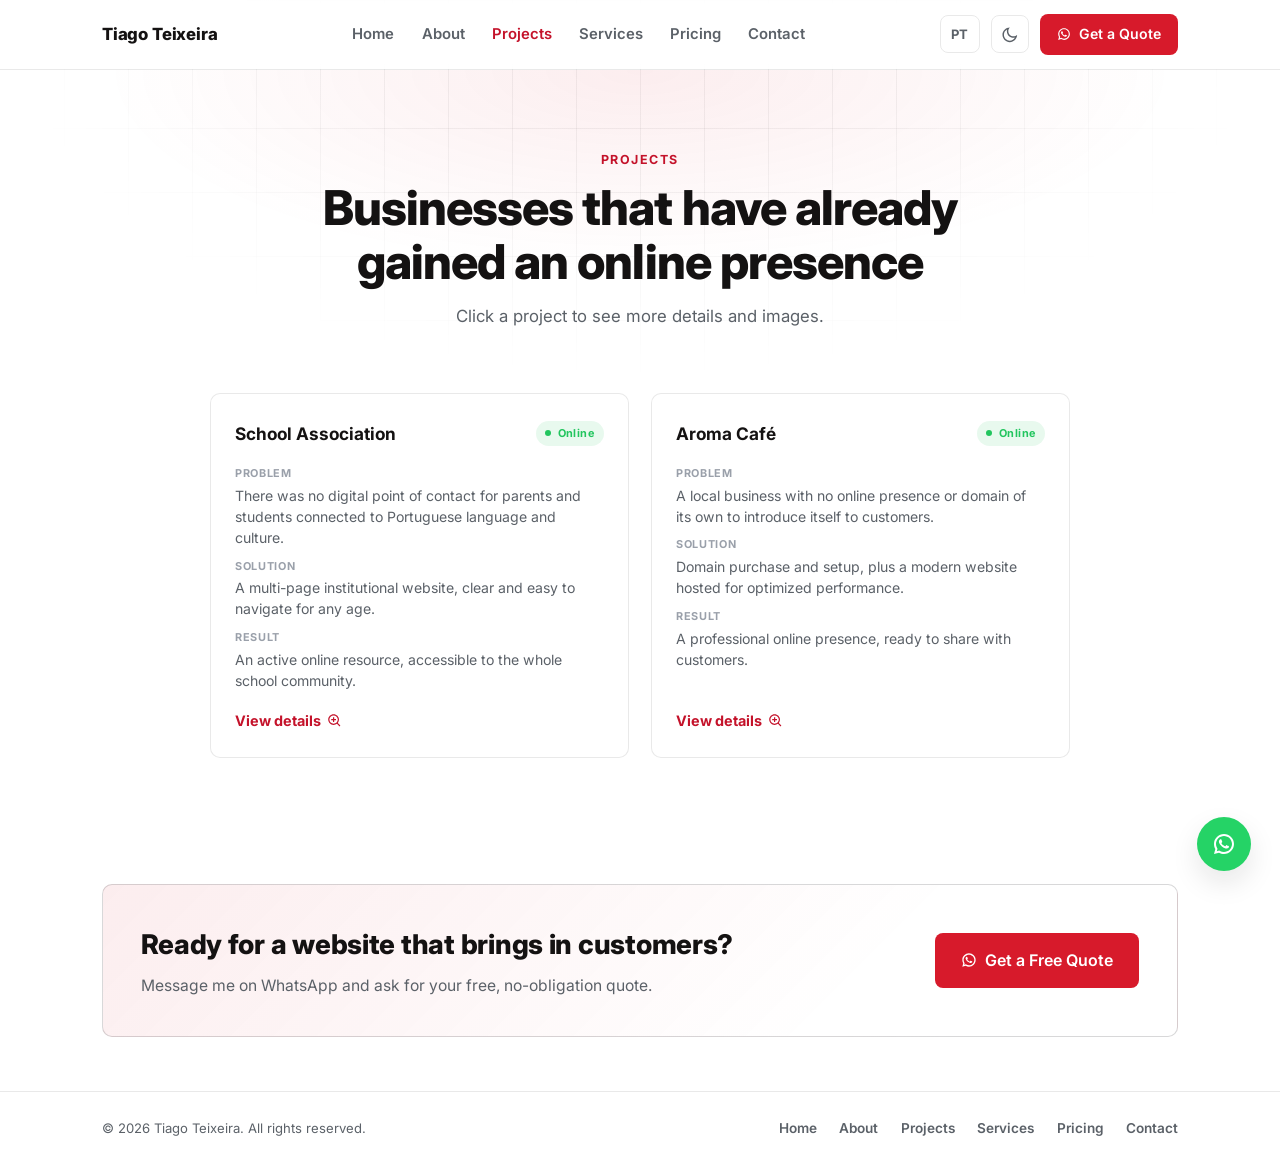
<file: en/projects.html>
<!DOCTYPE html>
<html lang="en" data-theme="dark">
  <head>
    <meta charset="utf-8" />
    <meta name="viewport" content="width=device-width, initial-scale=1, viewport-fit=cover" />
    <script>try{var t=localStorage.getItem('theme');if(t)document.documentElement.setAttribute('data-theme',t);else if(matchMedia('(prefers-color-scheme: light)').matches)document.documentElement.setAttribute('data-theme','light')}catch(e){}</script>
    <title>Projects — Tiago Teixeira</title>
    <meta name="description" content="Success stories: websites built for businesses and organizations. See the problem, the solution and the result of each project." />
    <link rel="canonical" href="https://tiagovskicode.github.io/Portfolio_TiagovskiCode/en/projects.html" />
    <link rel="alternate" hreflang="pt" href="https://tiagovskicode.github.io/Portfolio_TiagovskiCode/projetos.html" />
    <link rel="alternate" hreflang="en" href="https://tiagovskicode.github.io/Portfolio_TiagovskiCode/en/projects.html" />
    <link rel="alternate" hreflang="x-default" href="https://tiagovskicode.github.io/Portfolio_TiagovskiCode/projetos.html" />

    <meta property="og:type" content="website" />
    <meta property="og:title" content="Projects — Tiago Teixeira" />
    <meta property="og:description" content="Success stories: websites built for businesses and organizations. See the problem, the solution and the result of each project." />
    <meta property="og:image" content="https://tiagovskicode.github.io/Portfolio_TiagovskiCode/og-cover.png" />
    <meta property="og:url" content="https://tiagovskicode.github.io/Portfolio_TiagovskiCode/en/projects.html" />
    <meta property="og:locale" content="en_US" />
    <meta property="og:locale:alternate" content="pt_PT" />
    <meta name="twitter:card" content="summary_large_image" />
    <meta name="twitter:title" content="Projects — Tiago Teixeira" />
    <meta name="twitter:description" content="Success stories: websites built for businesses and organizations. See the problem, the solution and the result of each project." />
    <meta name="twitter:image" content="https://tiagovskicode.github.io/Portfolio_TiagovskiCode/og-cover.png" />

    <link rel="icon" type="image/svg+xml" href="data:image/svg+xml,%3Csvg xmlns='http://www.w3.org/2000/svg' viewBox='0 0 100 100'%3E%3Crect width='100' height='100' rx='22' fill='%23e11d2e'/%3E%3Ctext x='50' y='68' font-size='56' font-family='Arial, sans-serif' font-weight='800' text-anchor='middle' fill='white'%3ET%3C/text%3E%3C/svg%3E" />
    <link rel="icon" type="image/x-icon" href="../favicon.ico" />
    <link rel="icon" type="image/png" sizes="32x32" href="../favicon-32x32.png" />
    <link rel="icon" type="image/png" sizes="16x16" href="../favicon-16x16.png" />
    <link rel="apple-touch-icon" sizes="180x180" href="../apple-touch-icon.png" />

    <link rel="preconnect" href="https://fonts.googleapis.com" />
    <link rel="preconnect" href="https://fonts.gstatic.com" crossorigin />
    <link rel="preload" as="style" href="https://fonts.googleapis.com/css2?family=Inter:wght@400..800&display=swap" onload="this.onload=null;this.rel='stylesheet'" />
    <noscript><link rel="stylesheet" href="https://fonts.googleapis.com/css2?family=Inter:wght@400..800&display=swap" /></noscript>
    <link rel="stylesheet" href="../style.css" />
    <meta name="theme-color" content="#0a0a0a" />
    <noscript><style>[data-reveal]{opacity:1!important;transform:none!important}</style></noscript>
  </head>
  <body>
    <svg xmlns="http://www.w3.org/2000/svg" style="display:none" aria-hidden="true"><symbol id="ri-close-line" viewBox="0 0 24 24"><path d="M11.9997 10.5865L16.9495 5.63672L18.3637 7.05093L13.4139 12.0007L18.3637 16.9504L16.9495 18.3646L11.9997 13.4149L7.04996 18.3646L5.63574 16.9504L10.5855 12.0007L5.63574 7.05093L7.04996 5.63672L11.9997 10.5865Z"/></symbol><symbol id="ri-double-quotes-l" viewBox="0 0 24 24"><path d="M4.58341 17.3211C3.55316 16.2274 3 15 3 13.0103C3 9.51086 5.45651 6.37366 9.03059 4.82318L9.92328 6.20079C6.58804 8.00539 5.93618 10.346 5.67564 11.822C6.21263 11.5443 6.91558 11.4466 7.60471 11.5105C9.40908 11.6778 10.8312 13.159 10.8312 15C10.8312 16.933 9.26416 18.5 7.33116 18.5C6.2581 18.5 5.23196 18.0095 4.58341 17.3211ZM14.5834 17.3211C13.5532 16.2274 13 15 13 13.0103C13 9.51086 15.4565 6.37366 19.0306 4.82318L19.9233 6.20079C16.588 8.00539 15.9362 10.346 15.6756 11.822C16.2126 11.5443 16.9156 11.4466 17.6047 11.5105C19.4091 11.6778 20.8312 13.159 20.8312 15C20.8312 16.933 19.2642 18.5 17.3312 18.5C16.2581 18.5 15.232 18.0095 14.5834 17.3211Z"/></symbol><symbol id="ri-external-link-line" viewBox="0 0 24 24"><path d="M10 6V8H5V19H16V14H18V20C18 20.5523 17.5523 21 17 21H4C3.44772 21 3 20.5523 3 20V7C3 6.44772 3.44772 6 4 6H10ZM21 3V11H19L18.9999 6.413L11.2071 14.2071L9.79289 12.7929L17.5849 5H13V3H21Z"/></symbol><symbol id="ri-image-line" viewBox="0 0 24 24"><path d="M2.9918 21C2.44405 21 2 20.5551 2 20.0066V3.9934C2 3.44476 2.45531 3 2.9918 3H21.0082C21.556 3 22 3.44495 22 3.9934V20.0066C22 20.5552 21.5447 21 21.0082 21H2.9918ZM20 15V5H4V19L14 9L20 15ZM20 17.8284L14 11.8284L6.82843 19H20V17.8284ZM8 11C6.89543 11 6 10.1046 6 9C6 7.89543 6.89543 7 8 7C9.10457 7 10 7.89543 10 9C10 10.1046 9.10457 11 8 11Z"/></symbol><symbol id="ri-moon-line" viewBox="0 0 24 24"><path d="M10 7C10 10.866 13.134 14 17 14C18.9584 14 20.729 13.1957 21.9995 11.8995C22 11.933 22 11.9665 22 12C22 17.5228 17.5228 22 12 22C6.47715 22 2 17.5228 2 12C2 6.47715 6.47715 2 12 2C12.0335 2 12.067 2 12.1005 2.00049C10.8043 3.27098 10 5.04157 10 7ZM4 12C4 16.4183 7.58172 20 12 20C15.0583 20 17.7158 18.2839 19.062 15.7621C18.3945 15.9187 17.7035 16 17 16C12.0294 16 8 11.9706 8 7C8 6.29648 8.08133 5.60547 8.2379 4.938C5.71611 6.28423 4 8.9417 4 12Z"/></symbol><symbol id="ri-sun-line" viewBox="0 0 24 24"><path d="M12 18C8.68629 18 6 15.3137 6 12C6 8.68629 8.68629 6 12 6C15.3137 6 18 8.68629 18 12C18 15.3137 15.3137 18 12 18ZM12 16C14.2091 16 16 14.2091 16 12C16 9.79086 14.2091 8 12 8C9.79086 8 8 9.79086 8 12C8 14.2091 9.79086 16 12 16ZM11 1H13V4H11V1ZM11 20H13V23H11V20ZM3.51472 4.92893L4.92893 3.51472L7.05025 5.63604L5.63604 7.05025L3.51472 4.92893ZM16.9497 18.364L18.364 16.9497L20.4853 19.0711L19.0711 20.4853L16.9497 18.364ZM19.0711 3.51472L20.4853 4.92893L18.364 7.05025L16.9497 5.63604L19.0711 3.51472ZM5.63604 16.9497L7.05025 18.364L4.92893 20.4853L3.51472 19.0711L5.63604 16.9497ZM23 11V13H20V11H23ZM4 11V13H1V11H4Z"/></symbol><symbol id="ri-whatsapp-line" viewBox="0 0 24 24"><path d="M7.25361 18.4944L7.97834 18.917C9.18909 19.623 10.5651 20 12.001 20C16.4193 20 20.001 16.4183 20.001 12C20.001 7.58172 16.4193 4 12.001 4C7.5827 4 4.00098 7.58172 4.00098 12C4.00098 13.4363 4.37821 14.8128 5.08466 16.0238L5.50704 16.7478L4.85355 19.1494L7.25361 18.4944ZM2.00516 22L3.35712 17.0315C2.49494 15.5536 2.00098 13.8345 2.00098 12C2.00098 6.47715 6.47813 2 12.001 2C17.5238 2 22.001 6.47715 22.001 12C22.001 17.5228 17.5238 22 12.001 22C10.1671 22 8.44851 21.5064 6.97086 20.6447L2.00516 22ZM8.39232 7.30833C8.5262 7.29892 8.66053 7.29748 8.79459 7.30402C8.84875 7.30758 8.90265 7.31384 8.95659 7.32007C9.11585 7.33846 9.29098 7.43545 9.34986 7.56894C9.64818 8.24536 9.93764 8.92565 10.2182 9.60963C10.2801 9.76062 10.2428 9.95633 10.125 10.1457C10.0652 10.2428 9.97128 10.379 9.86248 10.5183C9.74939 10.663 9.50599 10.9291 9.50599 10.9291C9.50599 10.9291 9.40738 11.0473 9.44455 11.1944C9.45903 11.25 9.50521 11.331 9.54708 11.3991C9.57027 11.4368 9.5918 11.4705 9.60577 11.4938C9.86169 11.9211 10.2057 12.3543 10.6259 12.7616C10.7463 12.8783 10.8631 12.9974 10.9887 13.108C11.457 13.5209 11.9868 13.8583 12.559 14.1082L12.5641 14.1105C12.6486 14.1469 12.692 14.1668 12.8157 14.2193C12.8781 14.2457 12.9419 14.2685 13.0074 14.2858C13.0311 14.292 13.0554 14.2955 13.0798 14.2972C13.2415 14.3069 13.335 14.2032 13.3749 14.1555C14.0984 13.279 14.1646 13.2218 14.1696 13.2222V13.2238C14.2647 13.1236 14.4142 13.0888 14.5476 13.097C14.6085 13.1007 14.6691 13.1124 14.7245 13.1377C15.2563 13.3803 16.1258 13.7587 16.1258 13.7587L16.7073 14.0201C16.8047 14.0671 16.8936 14.1778 16.8979 14.2854C16.9005 14.3523 16.9077 14.4603 16.8838 14.6579C16.8525 14.9166 16.7738 15.2281 16.6956 15.3913C16.6406 15.5058 16.5694 15.6074 16.4866 15.6934C16.3743 15.81 16.2909 15.8808 16.1559 15.9814C16.0737 16.0426 16.0311 16.0714 16.0311 16.0714C15.8922 16.159 15.8139 16.2028 15.6484 16.2909C15.391 16.428 15.1066 16.5068 14.8153 16.5218C14.6296 16.5313 14.4444 16.5447 14.2589 16.5347C14.2507 16.5342 13.6907 16.4482 13.6907 16.4482C12.2688 16.0742 10.9538 15.3736 9.85034 14.402C9.62473 14.2034 9.4155 13.9885 9.20194 13.7759C8.31288 12.8908 7.63982 11.9364 7.23169 11.0336C7.03043 10.5884 6.90299 10.1116 6.90098 9.62098C6.89729 9.01405 7.09599 8.4232 7.46569 7.94186C7.53857 7.84697 7.60774 7.74855 7.72709 7.63586C7.85348 7.51651 7.93392 7.45244 8.02057 7.40811C8.13607 7.34902 8.26293 7.31742 8.39232 7.30833Z"/></symbol><symbol id="ri-zoom-in-line" viewBox="0 0 24 24"><path d="M18.031 16.6168L22.3137 20.8995L20.8995 22.3137L16.6168 18.031C15.0769 19.263 13.124 20 11 20C6.032 20 2 15.968 2 11C2 6.032 6.032 2 11 2C15.968 2 20 6.032 20 11C20 13.124 19.263 15.0769 18.031 16.6168ZM16.0247 15.8748C17.2475 14.6146 18 12.8956 18 11C18 7.1325 14.8675 4 11 4C7.1325 4 4 7.1325 4 11C4 14.8675 7.1325 18 11 18C12.8956 18 14.6146 17.2475 15.8748 16.0247L16.0247 15.8748ZM10 10V7H12V10H15V12H12V15H10V12H7V10H10Z"/></symbol></svg>

    <header class="nav" id="nav">
      <div class="container nav-inner">
        <a href="index.html" class="brand">Tiago Teixeira</a>

        <button class="hamburger" id="hamburger" aria-label="Menu" aria-expanded="false" aria-controls="navMenu">
          <span></span><span></span><span></span>
        </button>

        <nav id="navMenu" class="nav-links" aria-label="Main">
          <button class="nav-close" id="navClose" type="button" aria-label="Close menu"><i class="ri-close-line"><svg aria-hidden="true" focusable="false"><use href="#ri-close-line"/></svg></i></button>
          <a href="index.html">Home</a>
          <a href="about.html">About</a>
          <a href="projects.html" aria-current="page">Projects</a>
          <a href="services.html">Services</a>
          <a href="pricing.html">Pricing</a>
          <a href="contact.html">Contact</a>
          <a class="btn btn-primary nav-cta-mobile" href="https://wa.me/67077376964?text=Hi!%20I%20saw%20your%20website%20and%20would%20like%20to%20request%20a%20quote." target="_blank" rel="noreferrer"><i class="ri-whatsapp-line"><svg aria-hidden="true" focusable="false"><use href="#ri-whatsapp-line"/></svg></i> Get a Quote</a>
        </nav>

        <div class="nav-actions">
          <a class="lang-toggle" href="../projetos.html" hreflang="pt" lang="pt" aria-label="Ler esta página em português">PT</a>
          <button class="theme-toggle" id="themeToggle" aria-label="Toggle theme">
            <i class="ri-sun-line icon-sun"><svg aria-hidden="true" focusable="false"><use href="#ri-sun-line"/></svg></i>
            <i class="ri-moon-line icon-moon"><svg aria-hidden="true" focusable="false"><use href="#ri-moon-line"/></svg></i>
          </button>
          <a class="btn btn-primary btn-nav" href="https://wa.me/67077376964?text=Hi!%20I%20saw%20your%20website%20and%20would%20like%20to%20request%20a%20quote." target="_blank" rel="noreferrer">
            <i class="ri-whatsapp-line"><svg aria-hidden="true" focusable="false"><use href="#ri-whatsapp-line"/></svg></i> <span>Get a Quote</span>
          </a>
        </div>
      </div>
      <div class="nav-overlay" id="navOverlay" aria-hidden="true"></div>
    </header>

    <main>

      <section class="page-hero">
        <div class="container">
          <p class="eyebrow center">PROJECTS</p>
          <h1 class="page-title">Businesses that have already gained an online presence</h1>
          <p class="page-lead">Click a project to see more details and images.</p>
        </div>
      </section>

      <section id="projects" class="projects" data-reveal>
        <div class="container">

          <div class="projects-grid">

            <article class="card project-card" data-reveal data-project="apee" role="button" tabindex="0" aria-haspopup="dialog" aria-label="View details of the School Association project">
              <div class="project-head">
                <h3>School Association</h3>
                <span class="badge badge-live"><span class="pulse"></span>Online</span>
              </div>
              <dl class="project-pss">
                <div><dt>Problem</dt><dd>There was no digital point of contact for parents and students connected to Portuguese language and culture.</dd></div>
                <div><dt>Solution</dt><dd>A multi-page institutional website, clear and easy to navigate for any age.</dd></div>
                <div><dt>Result</dt><dd>An active online resource, accessible to the whole school community.</dd></div>
              </dl>
              <span class="project-link">View details <i class="ri-zoom-in-line"><svg aria-hidden="true" focusable="false"><use href="#ri-zoom-in-line"/></svg></i></span>
            </article>

            <article class="card project-card" data-reveal data-project="aroma" role="button" tabindex="0" aria-haspopup="dialog" aria-label="View details of the Aroma Café project">
              <div class="project-head">
                <h3>Aroma Café</h3>
                <span class="badge badge-live"><span class="pulse"></span>Online</span>
              </div>
              <dl class="project-pss">
                <div><dt>Problem</dt><dd>A local business with no online presence or domain of its own to introduce itself to customers.</dd></div>
                <div><dt>Solution</dt><dd>Domain purchase and setup, plus a modern website hosted for optimized performance.</dd></div>
                <div><dt>Result</dt><dd>A professional online presence, ready to share with customers.</dd></div>
              </dl>
              <span class="project-link">View details <i class="ri-zoom-in-line"><svg aria-hidden="true" focusable="false"><use href="#ri-zoom-in-line"/></svg></i></span>
            </article>

          </div>
        </div>
      </section>

      <section id="testimonials" class="testimonials" data-reveal hidden>
        <div class="container">
          <p class="eyebrow center">WHAT CLIENTS SAY</p>
          <h2 class="title center">Businesses that trusted me</h2>
          <p class="muted center">Words from people who have worked with me.</p>

          <div class="quotes-grid">
            <figure class="card quote-card" data-reveal>
              <i class="ri-double-quotes-l quote-mark" aria-hidden="true"><svg aria-hidden="true" focusable="false"><use href="#ri-double-quotes-l"/></svg></i>
              <blockquote>[REPLACE: real client quote, exactly as they wrote it]</blockquote>
              <figcaption><strong>[Client name]</strong><span>[Role] · Aroma Café &amp; Restaurante</span></figcaption>
            </figure>
            <figure class="card quote-card" data-reveal>
              <i class="ri-double-quotes-l quote-mark" aria-hidden="true"><svg aria-hidden="true" focusable="false"><use href="#ri-double-quotes-l"/></svg></i>
              <blockquote>[REPLACE: real client quote, exactly as they wrote it]</blockquote>
              <figcaption><strong>[Client name]</strong><span>[Role] · School Association</span></figcaption>
            </figure>
          </div>
        </div>
      </section>

      <section class="cta-section" data-reveal>
        <div class="container">
          <div class="cta-banner">
            <div>
              <h2>Ready for a website that brings in customers?</h2>
              <p>Message me on WhatsApp and ask for your free, no-obligation quote.</p>
            </div>
            <a class="btn btn-primary btn-lg" href="https://wa.me/67077376964?text=Hi!%20I%20saw%20your%20website%20and%20would%20like%20to%20request%20a%20quote." target="_blank" rel="noreferrer">
              <i class="ri-whatsapp-line"><svg aria-hidden="true" focusable="false"><use href="#ri-whatsapp-line"/></svg></i> Get a Free Quote
            </a>
          </div>
        </div>
      </section>

    </main>

    <footer class="footer">
      <div class="container footer-wrap">
        <p class="muted small">© <span id="year"></span> Tiago Teixeira. All rights reserved.</p>
        <nav class="footer-nav" aria-label="Footer">
          <a href="index.html">Home</a>
          <a href="about.html">About</a>
          <a href="projects.html">Projects</a>
          <a href="services.html">Services</a>
          <a href="pricing.html">Pricing</a>
          <a href="contact.html">Contact</a>
        </nav>
      </div>
    </footer>

    <a class="whatsapp-float" href="https://wa.me/67077376964?text=Hi!%20I%20saw%20your%20website%20and%20would%20like%20to%20request%20a%20quote." target="_blank" rel="noreferrer" aria-label="Chat on WhatsApp">
      <i class="ri-whatsapp-line"><svg aria-hidden="true" focusable="false"><use href="#ri-whatsapp-line"/></svg></i>
    </a>

        <dialog class="project-modal" id="projectModal" aria-labelledby="pmTitle">
          <div class="pm-inner">
            <button class="pm-close" id="pmClose" type="button" aria-label="Close"><i class="ri-close-line"><svg aria-hidden="true" focusable="false"><use href="#ri-close-line"/></svg></i></button>

            <div class="pm-gallery" id="pmGallery">
              <div class="pm-placeholder" id="pmPlaceholder"><i class="ri-image-line"><svg aria-hidden="true" focusable="false"><use href="#ri-image-line"/></svg></i><span>Loading…</span></div>
              <div class="pm-shots" id="pmShots"></div>
              <p class="pm-hint" id="pmHint" hidden>Tap or click an image to zoom in.</p>
            </div>

            <div class="pm-info" id="pmInfo"></div>
          </div>
        </dialog>

        <template id="project-apee" data-title="School Association" data-status="Online">
          <ul class="pm-images">
            <li><img data-src="../img/apee-1.png" alt="Home page of the School Association website" /></li>
            <li><img data-src="../img/apee-2.png" alt="Inner page of the School Association website" /></li>
          </ul>
          <p class="pm-lead">A digital point of contact for parents and students, with simple navigation for any age.</p>
          <dl class="project-pss">
            <div><dt>Problem</dt><dd>There was no digital point of contact for parents and students connected to Portuguese language and culture.</dd></div>
            <div><dt>Solution</dt><dd>A multi-page institutional website, clear and easy to navigate for any age.</dd></div>
            <div><dt>Result</dt><dd>An active online resource, accessible to the whole school community.</dd></div>
          </dl>
          <h4 class="pm-sub">What was done</h4>
          <ul class="pm-features">
            <li>Multi-page institutional website</li>
            <li>Clear, simple navigation for any age</li>
            <li>Optimized for mobile</li>
          </ul>
          <ul class="pm-tags"><li>HTML</li><li>CSS</li><li>JavaScript</li></ul>
          <div class="pm-actions">
            <a class="btn btn-outline" data-site-link href="https://www.apee-epd.org/" target="_blank" rel="noreferrer"><i class="ri-external-link-line"><svg aria-hidden="true" focusable="false"><use href="#ri-external-link-line"/></svg></i> Visit site</a>
          </div>
        </template>

        <template id="project-aroma" data-title="Aroma Café &amp; Restaurante" data-status="Online">
          <ul class="pm-images">
            <li><img data-src="../img/aroma-1.png" alt="Home page of the Aroma Café website" /></li>
            <li><img data-src="../img/aroma-2.png" alt="Aroma Café menu" /></li>
          </ul>
          <p class="pm-lead">Bilingual (Portuguese and English) website for a café and restaurant, with its own domain and WhatsApp bookings.</p>
          <dl class="project-pss">
            <div><dt>Problem</dt><dd>A local business with no online presence or domain of its own to introduce itself to customers.</dd></div>
            <div><dt>Solution</dt><dd>Domain purchase and setup, plus a modern website hosted for optimized performance.</dd></div>
            <div><dt>Result</dt><dd>A professional online presence, live and ready to share with customers.</dd></div>
          </dl>
          <h4 class="pm-sub">What was done</h4>
          <ul class="pm-features">
            <li>Portuguese and English versions of every page</li>
            <li>WhatsApp bookings, in PT and EN</li>
            <li>Image carousel</li>
            <li>Colors chosen from the logo</li>
            <li>Own domain and hosting set up</li>
          </ul>
          <ul class="pm-tags"><li>HTML</li><li>CSS</li><li>JavaScript</li><li>PT/EN</li><li>WhatsApp</li></ul>
          <div class="pm-actions">
            <a class="btn btn-outline" data-site-link href="https://aromacafetimor.com/" target="_blank" rel="noreferrer"><i class="ri-external-link-line"><svg aria-hidden="true" focusable="false"><use href="#ri-external-link-line"/></svg></i> Visit site</a>
          </div>
        </template>

    <script src="../script.js" defer></script>
  </body>
</html>
</file>
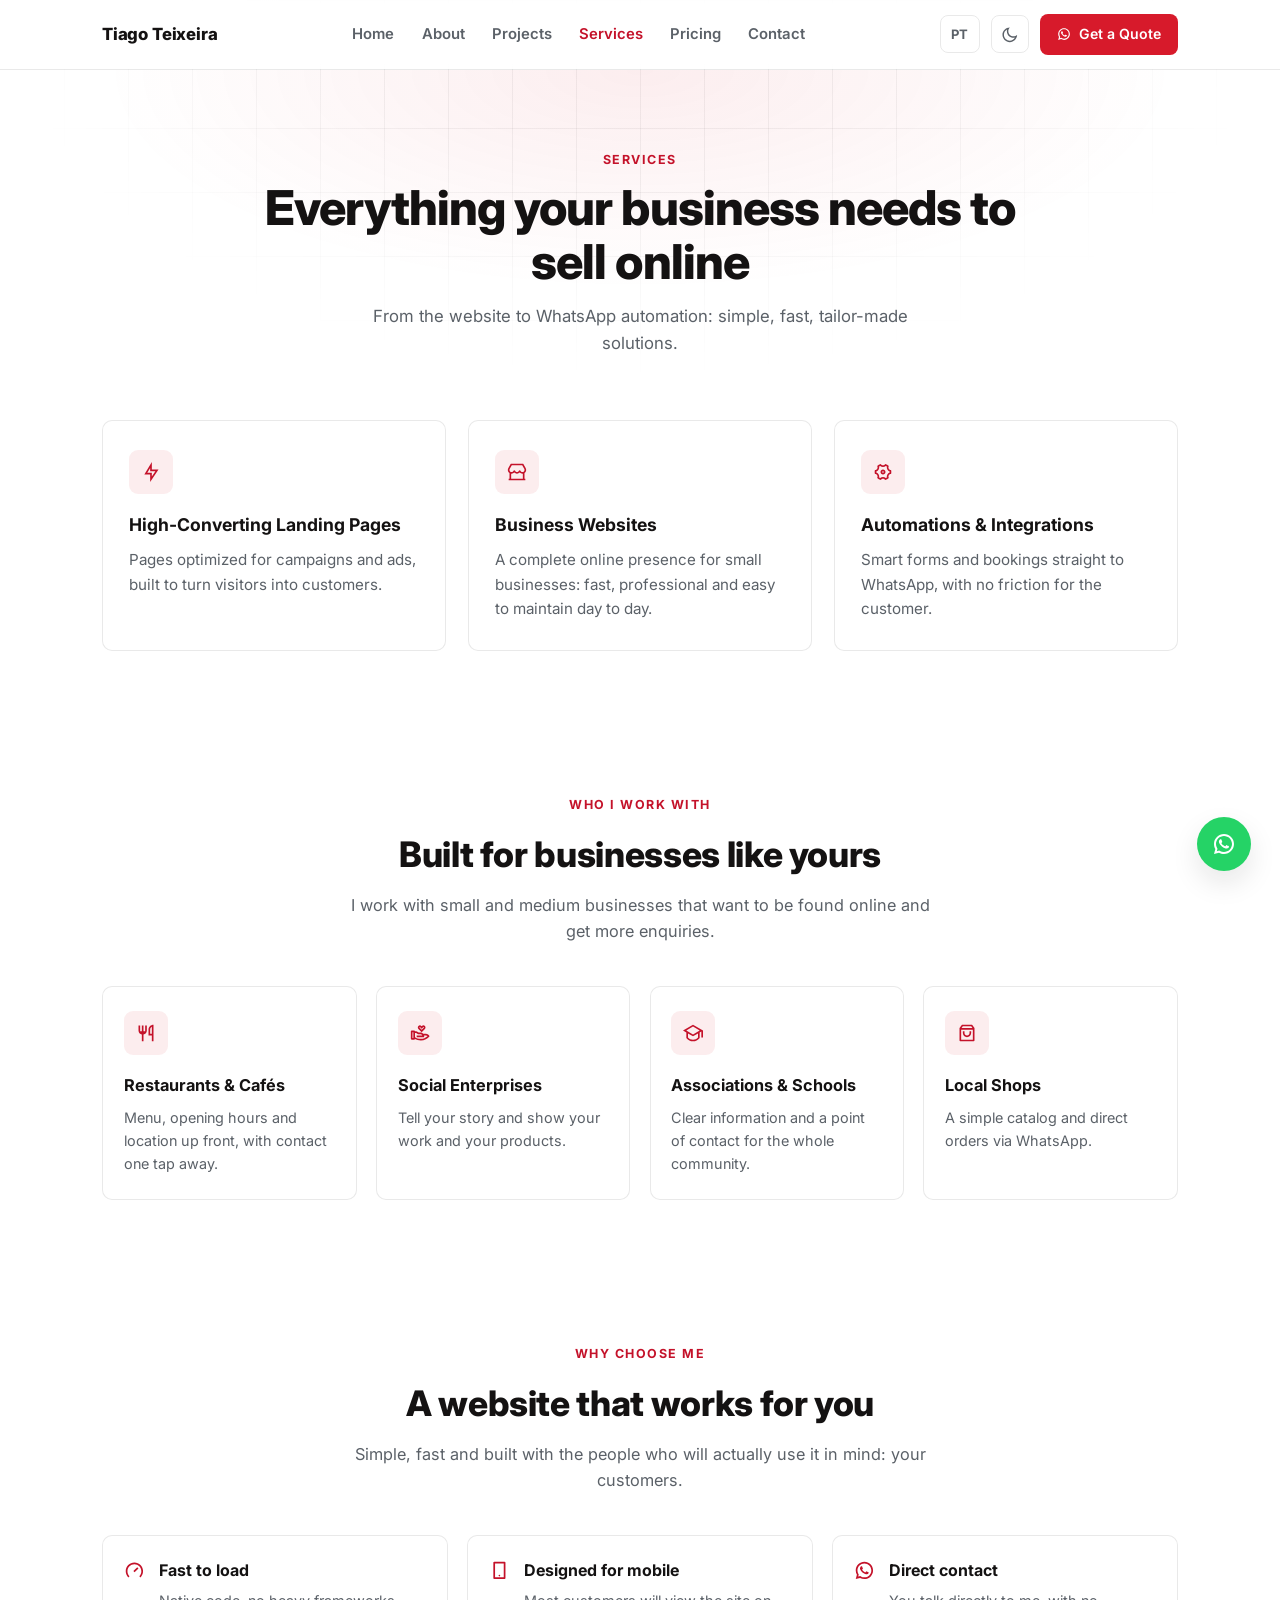
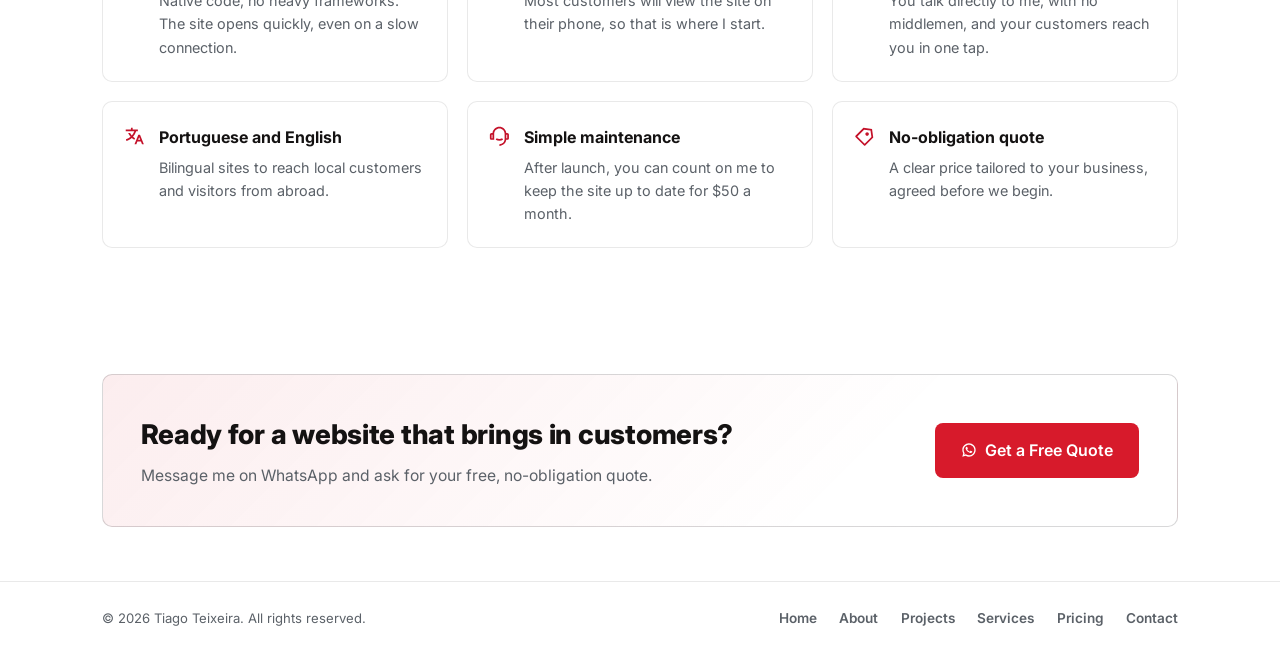
<file: en/services.html>
<!DOCTYPE html>
<html lang="en" data-theme="dark">
  <head>
    <meta charset="utf-8" />
    <meta name="viewport" content="width=device-width, initial-scale=1, viewport-fit=cover" />
    <script>try{var t=localStorage.getItem('theme');if(t)document.documentElement.setAttribute('data-theme',t);else if(matchMedia('(prefers-color-scheme: light)').matches)document.documentElement.setAttribute('data-theme','light')}catch(e){}</script>
    <title>Services — Tiago Teixeira</title>
    <meta name="description" content="High-converting landing pages, business websites and WhatsApp automations for small and medium businesses." />
    <link rel="canonical" href="https://tiagovskicode.github.io/Portfolio_TiagovskiCode/en/services.html" />
    <link rel="alternate" hreflang="pt" href="https://tiagovskicode.github.io/Portfolio_TiagovskiCode/servicos.html" />
    <link rel="alternate" hreflang="en" href="https://tiagovskicode.github.io/Portfolio_TiagovskiCode/en/services.html" />
    <link rel="alternate" hreflang="x-default" href="https://tiagovskicode.github.io/Portfolio_TiagovskiCode/servicos.html" />

    <meta property="og:type" content="website" />
    <meta property="og:title" content="Services — Tiago Teixeira" />
    <meta property="og:description" content="High-converting landing pages, business websites and WhatsApp automations for small and medium businesses." />
    <meta property="og:image" content="https://tiagovskicode.github.io/Portfolio_TiagovskiCode/og-cover.png" />
    <meta property="og:url" content="https://tiagovskicode.github.io/Portfolio_TiagovskiCode/en/services.html" />
    <meta property="og:locale" content="en_US" />
    <meta property="og:locale:alternate" content="pt_PT" />
    <meta name="twitter:card" content="summary_large_image" />
    <meta name="twitter:title" content="Services — Tiago Teixeira" />
    <meta name="twitter:description" content="High-converting landing pages, business websites and WhatsApp automations for small and medium businesses." />
    <meta name="twitter:image" content="https://tiagovskicode.github.io/Portfolio_TiagovskiCode/og-cover.png" />

    <link rel="icon" type="image/svg+xml" href="data:image/svg+xml,%3Csvg xmlns='http://www.w3.org/2000/svg' viewBox='0 0 100 100'%3E%3Crect width='100' height='100' rx='22' fill='%23e11d2e'/%3E%3Ctext x='50' y='68' font-size='56' font-family='Arial, sans-serif' font-weight='800' text-anchor='middle' fill='white'%3ET%3C/text%3E%3C/svg%3E" />
    <link rel="icon" type="image/x-icon" href="../favicon.ico" />
    <link rel="icon" type="image/png" sizes="32x32" href="../favicon-32x32.png" />
    <link rel="icon" type="image/png" sizes="16x16" href="../favicon-16x16.png" />
    <link rel="apple-touch-icon" sizes="180x180" href="../apple-touch-icon.png" />

    <link rel="preconnect" href="https://fonts.googleapis.com" />
    <link rel="preconnect" href="https://fonts.gstatic.com" crossorigin />
    <link rel="preload" as="style" href="https://fonts.googleapis.com/css2?family=Inter:wght@400..800&display=swap" onload="this.onload=null;this.rel='stylesheet'" />
    <noscript><link rel="stylesheet" href="https://fonts.googleapis.com/css2?family=Inter:wght@400..800&display=swap" /></noscript>
    <link rel="stylesheet" href="../style.css" />
    <meta name="theme-color" content="#0a0a0a" />
    <noscript><style>[data-reveal]{opacity:1!important;transform:none!important}</style></noscript>
  </head>
  <body>
    <svg xmlns="http://www.w3.org/2000/svg" style="display:none" aria-hidden="true"><symbol id="ri-customer-service-2-line" viewBox="0 0 24 24"><path d="M19.9381 8H21C22.1046 8 23 8.89543 23 10V14C23 15.1046 22.1046 16 21 16H19.9381C19.446 19.9463 16.0796 23 12 23V21C15.3137 21 18 18.3137 18 15V9C18 5.68629 15.3137 3 12 3C8.68629 3 6 5.68629 6 9V16H3C1.89543 16 1 15.1046 1 14V10C1 8.89543 1.89543 8 3 8H4.06189C4.55399 4.05369 7.92038 1 12 1C16.0796 1 19.446 4.05369 19.9381 8ZM3 10V14H4V10H3ZM20 10V14H21V10H20ZM7.75944 15.7849L8.81958 14.0887C9.74161 14.6662 10.8318 15 12 15C13.1682 15 14.2584 14.6662 15.1804 14.0887L16.2406 15.7849C15.0112 16.5549 13.5576 17 12 17C10.4424 17 8.98882 16.5549 7.75944 15.7849Z"/></symbol><symbol id="ri-flashlight-line" viewBox="0 0 24 24"><path d="M13 9H21L11 24V15H4L13 0V9ZM11 11V7.22063L7.53238 13H13V17.3944L17.263 11H11Z"/></symbol><symbol id="ri-graduation-cap-line" viewBox="0 0 24 24"><path d="M4 11.3333L0 9L12 2L24 9V17.5H22V10.1667L20 11.3333V18.0113L19.7774 18.2864C17.9457 20.5499 15.1418 22 12 22C8.85817 22 6.05429 20.5499 4.22263 18.2864L4 18.0113V11.3333ZM6 12.5V17.2917C7.46721 18.954 9.61112 20 12 20C14.3889 20 16.5328 18.954 18 17.2917V12.5L12 16L6 12.5ZM3.96927 9L12 13.6846L20.0307 9L12 4.31541L3.96927 9Z"/></symbol><symbol id="ri-hand-heart-line" viewBox="0 0 24 24"><path d="M5.00488 9.00268C5.55717 9.00268 6.00488 9.45039 6.00488 10.0027C7.63965 10.0027 9.14352 10.5631 10.3349 11.5022L12.5049 11.5027C13.837 11.5027 15.0339 12.0815 15.8579 13.0014L19.0049 13.0027C20.9972 13.0027 22.7173 14.1679 23.521 15.8541C21.1562 18.9747 17.3268 21.0027 13.0049 21.0027C10.2142 21.0027 7.85466 20.3994 5.944 19.3447C5.80557 19.7283 5.43727 20.0027 5.00488 20.0027H2.00488C1.4526 20.0027 1.00488 19.555 1.00488 19.0027V10.0027C1.00488 9.45039 1.4526 9.00268 2.00488 9.00268H5.00488ZM6.00589 12.0027L6.00488 17.0238L6.05024 17.0572C7.84406 18.3176 10.183 19.0027 13.0049 19.0027C16.0089 19.0027 18.8035 17.847 20.84 15.8732L20.9729 15.7397L20.8537 15.6393C20.3897 15.2763 19.8205 15.051 19.2099 15.0096L19.0049 15.0027L16.8932 15.0017C16.9663 15.3236 17.0049 15.6586 17.0049 16.0027V17.0027H8.00488V15.0027L14.7949 15.0017L14.7605 14.9232C14.38 14.1296 13.593 13.568 12.6693 13.508L12.5049 13.5027L9.57547 13.5025C8.66823 12.5772 7.40412 12.003 6.00589 12.0027ZM4.00488 11.0027H3.00488V18.0027H4.00488V11.0027ZM13.6513 3.57806L14.0046 3.93183L14.3584 3.57806C15.3347 2.60175 16.9177 2.60175 17.894 3.57806C18.8703 4.55437 18.8703 6.13728 17.894 7.11359L14.0049 11.0027L10.1158 7.11359C9.13948 6.13728 9.13948 4.55437 10.1158 3.57806C11.0921 2.60175 12.675 2.60175 13.6513 3.57806ZM11.53 4.99227C11.3564 5.16584 11.3372 5.43526 11.4714 5.62938L11.5289 5.69831L14.0039 8.17368L16.4798 5.69938C16.6533 5.52581 16.6726 5.25639 16.5376 5.06152L16.4798 4.99227C16.3062 4.81871 16.0368 4.79942 15.8417 4.93457L15.7724 4.99249L14.0033 6.76111L12.236 4.9912L12.1679 4.93442C11.973 4.79942 11.7036 4.81871 11.53 4.99227Z"/></symbol><symbol id="ri-moon-line" viewBox="0 0 24 24"><path d="M10 7C10 10.866 13.134 14 17 14C18.9584 14 20.729 13.1957 21.9995 11.8995C22 11.933 22 11.9665 22 12C22 17.5228 17.5228 22 12 22C6.47715 22 2 17.5228 2 12C2 6.47715 6.47715 2 12 2C12.0335 2 12.067 2 12.1005 2.00049C10.8043 3.27098 10 5.04157 10 7ZM4 12C4 16.4183 7.58172 20 12 20C15.0583 20 17.7158 18.2839 19.062 15.7621C18.3945 15.9187 17.7035 16 17 16C12.0294 16 8 11.9706 8 7C8 6.29648 8.08133 5.60547 8.2379 4.938C5.71611 6.28423 4 8.9417 4 12Z"/></symbol><symbol id="ri-price-tag-3-line" viewBox="0 0 24 24"><path d="M10.9042 2.10025L20.8037 3.51446L22.2179 13.414L13.0255 22.6063C12.635 22.9969 12.0019 22.9969 11.6113 22.6063L1.71184 12.7069C1.32131 12.3163 1.32131 11.6832 1.71184 11.2926L10.9042 2.10025ZM11.6113 4.22157L3.83316 11.9997L12.3184 20.485L20.0966 12.7069L19.036 5.28223L11.6113 4.22157ZM13.7327 10.5855C12.9516 9.80448 12.9516 8.53815 13.7327 7.7571C14.5137 6.97606 15.78 6.97606 16.5611 7.7571C17.3421 8.53815 17.3421 9.80448 16.5611 10.5855C15.78 11.3666 14.5137 11.3666 13.7327 10.5855Z"/></symbol><symbol id="ri-restaurant-line" viewBox="0 0 24 24"><path d="M21 2V22H19V15H15V8C15 4.68629 17.6863 2 21 2ZM19 4.53C18.17 5 17 6.17 17 8V13H19V4.53ZM9 13.9V22H7V13.9C4.71776 13.4367 3 11.419 3 9V3H5V10H7V3H9V10H11V3H13V9C13 11.419 11.2822 13.4367 9 13.9Z"/></symbol><symbol id="ri-settings-4-line" viewBox="0 0 24 24"><path d="M2 11.9998C2 11.1353 2.1097 10.2964 2.31595 9.49631C3.40622 9.55283 4.48848 9.01015 5.0718 7.99982C5.65467 6.99025 5.58406 5.78271 4.99121 4.86701C6.18354 3.69529 7.66832 2.82022 9.32603 2.36133C9.8222 3.33385 10.8333 3.99982 12 3.99982C13.1667 3.99982 14.1778 3.33385 14.674 2.36133C16.3317 2.82022 17.8165 3.69529 19.0088 4.86701C18.4159 5.78271 18.3453 6.99025 18.9282 7.99982C19.5115 9.01015 20.5938 9.55283 21.6841 9.49631C21.8903 10.2964 22 11.1353 22 11.9998C22 12.8643 21.8903 13.7032 21.6841 14.5033C20.5938 14.4468 19.5115 14.9895 18.9282 15.9998C18.3453 17.0094 18.4159 18.2169 19.0088 19.1326C17.8165 20.3043 16.3317 21.1794 14.674 21.6383C14.1778 20.6658 13.1667 19.9998 12 19.9998C10.8333 19.9998 9.8222 20.6658 9.32603 21.6383C7.66832 21.1794 6.18354 20.3043 4.99121 19.1326C5.58406 18.2169 5.65467 17.0094 5.0718 15.9998C4.48848 14.9895 3.40622 14.4468 2.31595 14.5033C2.1097 13.7032 2 12.8643 2 11.9998ZM6.80385 14.9998C7.43395 16.0912 7.61458 17.3459 7.36818 18.5236C7.77597 18.8138 8.21005 19.0652 8.66489 19.2741C9.56176 18.4712 10.7392 17.9998 12 17.9998C13.2608 17.9998 14.4382 18.4712 15.3351 19.2741C15.7899 19.0652 16.224 18.8138 16.6318 18.5236C16.3854 17.3459 16.566 16.0912 17.1962 14.9998C17.8262 13.9085 18.8225 13.1248 19.9655 12.7493C19.9884 12.5015 20 12.2516 20 11.9998C20 11.7481 19.9884 11.4981 19.9655 11.2504C18.8225 10.8749 17.8262 10.0912 17.1962 8.99982C16.566 7.90845 16.3854 6.65378 16.6318 5.47605C16.224 5.18588 15.7899 4.93447 15.3351 4.72552C14.4382 5.52844 13.2608 5.99982 12 5.99982C10.7392 5.99982 9.56176 5.52844 8.66489 4.72552C8.21005 4.93447 7.77597 5.18588 7.36818 5.47605C7.61458 6.65378 7.43395 7.90845 6.80385 8.99982C6.17376 10.0912 5.17754 10.8749 4.03451 11.2504C4.01157 11.4981 4 11.7481 4 11.9998C4 12.2516 4.01157 12.5015 4.03451 12.7493C5.17754 13.1248 6.17376 13.9085 6.80385 14.9998ZM12 14.9998C10.3431 14.9998 9 13.6567 9 11.9998C9 10.343 10.3431 8.99982 12 8.99982C13.6569 8.99982 15 10.343 15 11.9998C15 13.6567 13.6569 14.9998 12 14.9998ZM12 12.9998C12.5523 12.9998 13 12.5521 13 11.9998C13 11.4475 12.5523 10.9998 12 10.9998C11.4477 10.9998 11 11.4475 11 11.9998C11 12.5521 11.4477 12.9998 12 12.9998Z"/></symbol><symbol id="ri-shopping-bag-3-line" viewBox="0 0 24 24"><path d="M6.50488 2H17.5049C17.8196 2 18.116 2.14819 18.3049 2.4L21.0049 6V21C21.0049 21.5523 20.5572 22 20.0049 22H4.00488C3.4526 22 3.00488 21.5523 3.00488 21V6L5.70488 2.4C5.89374 2.14819 6.19013 2 6.50488 2ZM19.0049 8H5.00488V20H19.0049V8ZM18.5049 6L17.0049 4H7.00488L5.50488 6H18.5049ZM9.00488 10V12C9.00488 13.6569 10.348 15 12.0049 15C13.6617 15 15.0049 13.6569 15.0049 12V10H17.0049V12C17.0049 14.7614 14.7663 17 12.0049 17C9.24346 17 7.00488 14.7614 7.00488 12V10H9.00488Z"/></symbol><symbol id="ri-smartphone-line" viewBox="0 0 24 24"><path d="M7 4V20H17V4H7ZM6 2H18C18.5523 2 19 2.44772 19 3V21C19 21.5523 18.5523 22 18 22H6C5.44772 22 5 21.5523 5 21V3C5 2.44772 5.44772 2 6 2ZM12 17C12.5523 17 13 17.4477 13 18C13 18.5523 12.5523 19 12 19C11.4477 19 11 18.5523 11 18C11 17.4477 11.4477 17 12 17Z"/></symbol><symbol id="ri-speed-up-line" viewBox="0 0 24 24"><path d="M20 13C20 15.2091 19.1046 17.2091 17.6569 18.6569L19.0711 20.0711C20.8807 18.2614 22 15.7614 22 13 22 7.47715 17.5228 3 12 3 6.47715 3 2 7.47715 2 13 2 15.7614 3.11929 18.2614 4.92893 20.0711L6.34315 18.6569C4.89543 17.2091 4 15.2091 4 13 4 8.58172 7.58172 5 12 5 16.4183 5 20 8.58172 20 13ZM15.293 8.29297 10.793 12.793 12.2072 14.2072 16.7072 9.70718 15.293 8.29297Z"/></symbol><symbol id="ri-store-2-line" viewBox="0 0 24 24"><path d="M21 13.2422V20H22V22H2V20H3V13.2422C1.79401 12.435 1 11.0602 1 9.5C1 8.67286 1.22443 7.87621 1.63322 7.19746L4.3453 2.5C4.52393 2.1906 4.85406 2 5.21132 2H18.7887C19.1459 2 19.4761 2.1906 19.6547 2.5L22.3575 7.18172C22.7756 7.87621 23 8.67286 23 9.5C23 11.0602 22.206 12.435 21 13.2422ZM19 13.9725C18.8358 13.9907 18.669 14 18.5 14C17.2409 14 16.0789 13.478 15.25 12.6132C14.4211 13.478 13.2591 14 12 14C10.7409 14 9.5789 13.478 8.75 12.6132C7.9211 13.478 6.75911 14 5.5 14C5.331 14 5.16417 13.9907 5 13.9725V20H19V13.9725ZM5.78865 4L3.35598 8.21321C3.12409 8.59843 3 9.0389 3 9.5C3 10.8807 4.11929 12 5.5 12C6.53096 12 7.44467 11.3703 7.82179 10.4295C8.1574 9.59223 9.3426 9.59223 9.67821 10.4295C10.0553 11.3703 10.969 12 12 12C13.031 12 13.9447 11.3703 14.3218 10.4295C14.6574 9.59223 15.8426 9.59223 16.1782 10.4295C16.5553 11.3703 17.469 12 18.5 12C19.8807 12 21 10.8807 21 9.5C21 9.0389 20.8759 8.59843 20.6347 8.19746L18.2113 4H5.78865Z"/></symbol><symbol id="ri-sun-line" viewBox="0 0 24 24"><path d="M12 18C8.68629 18 6 15.3137 6 12C6 8.68629 8.68629 6 12 6C15.3137 6 18 8.68629 18 12C18 15.3137 15.3137 18 12 18ZM12 16C14.2091 16 16 14.2091 16 12C16 9.79086 14.2091 8 12 8C9.79086 8 8 9.79086 8 12C8 14.2091 9.79086 16 12 16ZM11 1H13V4H11V1ZM11 20H13V23H11V20ZM3.51472 4.92893L4.92893 3.51472L7.05025 5.63604L5.63604 7.05025L3.51472 4.92893ZM16.9497 18.364L18.364 16.9497L20.4853 19.0711L19.0711 20.4853L16.9497 18.364ZM19.0711 3.51472L20.4853 4.92893L18.364 7.05025L16.9497 5.63604L19.0711 3.51472ZM5.63604 16.9497L7.05025 18.364L4.92893 20.4853L3.51472 19.0711L5.63604 16.9497ZM23 11V13H20V11H23ZM4 11V13H1V11H4Z"/></symbol><symbol id="ri-translate-2" viewBox="0 0 24 24"><path d="M18.5 10L22.9 21H20.745L19.544 18H15.454L14.255 21H12.101L16.5 10H18.5ZM10 2V4H16V6L14.0322 6.0006C13.2425 8.36616 11.9988 10.5057 10.4115 12.301C11.1344 12.9457 11.917 13.5176 12.7475 14.0079L11.9969 15.8855C10.9237 15.2781 9.91944 14.5524 8.99961 13.7249C7.21403 15.332 5.10914 16.5553 2.79891 17.2734L2.26257 15.3442C4.2385 14.7203 6.04543 13.6737 7.59042 12.3021C6.46277 11.0281 5.50873 9.57985 4.76742 8.00028L7.00684 8.00037C7.57018 9.03885 8.23979 10.0033 8.99967 10.877C10.2283 9.46508 11.2205 7.81616 11.9095 6.00101L2 6V4H8V2H10ZM17.5 12.8852L16.253 16H18.745L17.5 12.8852Z"/></symbol><symbol id="ri-whatsapp-line" viewBox="0 0 24 24"><path d="M7.25361 18.4944L7.97834 18.917C9.18909 19.623 10.5651 20 12.001 20C16.4193 20 20.001 16.4183 20.001 12C20.001 7.58172 16.4193 4 12.001 4C7.5827 4 4.00098 7.58172 4.00098 12C4.00098 13.4363 4.37821 14.8128 5.08466 16.0238L5.50704 16.7478L4.85355 19.1494L7.25361 18.4944ZM2.00516 22L3.35712 17.0315C2.49494 15.5536 2.00098 13.8345 2.00098 12C2.00098 6.47715 6.47813 2 12.001 2C17.5238 2 22.001 6.47715 22.001 12C22.001 17.5228 17.5238 22 12.001 22C10.1671 22 8.44851 21.5064 6.97086 20.6447L2.00516 22ZM8.39232 7.30833C8.5262 7.29892 8.66053 7.29748 8.79459 7.30402C8.84875 7.30758 8.90265 7.31384 8.95659 7.32007C9.11585 7.33846 9.29098 7.43545 9.34986 7.56894C9.64818 8.24536 9.93764 8.92565 10.2182 9.60963C10.2801 9.76062 10.2428 9.95633 10.125 10.1457C10.0652 10.2428 9.97128 10.379 9.86248 10.5183C9.74939 10.663 9.50599 10.9291 9.50599 10.9291C9.50599 10.9291 9.40738 11.0473 9.44455 11.1944C9.45903 11.25 9.50521 11.331 9.54708 11.3991C9.57027 11.4368 9.5918 11.4705 9.60577 11.4938C9.86169 11.9211 10.2057 12.3543 10.6259 12.7616C10.7463 12.8783 10.8631 12.9974 10.9887 13.108C11.457 13.5209 11.9868 13.8583 12.559 14.1082L12.5641 14.1105C12.6486 14.1469 12.692 14.1668 12.8157 14.2193C12.8781 14.2457 12.9419 14.2685 13.0074 14.2858C13.0311 14.292 13.0554 14.2955 13.0798 14.2972C13.2415 14.3069 13.335 14.2032 13.3749 14.1555C14.0984 13.279 14.1646 13.2218 14.1696 13.2222V13.2238C14.2647 13.1236 14.4142 13.0888 14.5476 13.097C14.6085 13.1007 14.6691 13.1124 14.7245 13.1377C15.2563 13.3803 16.1258 13.7587 16.1258 13.7587L16.7073 14.0201C16.8047 14.0671 16.8936 14.1778 16.8979 14.2854C16.9005 14.3523 16.9077 14.4603 16.8838 14.6579C16.8525 14.9166 16.7738 15.2281 16.6956 15.3913C16.6406 15.5058 16.5694 15.6074 16.4866 15.6934C16.3743 15.81 16.2909 15.8808 16.1559 15.9814C16.0737 16.0426 16.0311 16.0714 16.0311 16.0714C15.8922 16.159 15.8139 16.2028 15.6484 16.2909C15.391 16.428 15.1066 16.5068 14.8153 16.5218C14.6296 16.5313 14.4444 16.5447 14.2589 16.5347C14.2507 16.5342 13.6907 16.4482 13.6907 16.4482C12.2688 16.0742 10.9538 15.3736 9.85034 14.402C9.62473 14.2034 9.4155 13.9885 9.20194 13.7759C8.31288 12.8908 7.63982 11.9364 7.23169 11.0336C7.03043 10.5884 6.90299 10.1116 6.90098 9.62098C6.89729 9.01405 7.09599 8.4232 7.46569 7.94186C7.53857 7.84697 7.60774 7.74855 7.72709 7.63586C7.85348 7.51651 7.93392 7.45244 8.02057 7.40811C8.13607 7.34902 8.26293 7.31742 8.39232 7.30833Z"/></symbol><symbol id="ri-close-line" viewBox="0 0 24 24"><path d="M11.9997 10.5865L16.9495 5.63672L18.3637 7.05093L13.4139 12.0007L18.3637 16.9504L16.9495 18.3646L11.9997 13.4149L7.04996 18.3646L5.63574 16.9504L10.5855 12.0007L5.63574 7.05093L7.04996 5.63672L11.9997 10.5865Z"/></symbol></svg>

    <header class="nav" id="nav">
      <div class="container nav-inner">
        <a href="index.html" class="brand">Tiago Teixeira</a>

        <button class="hamburger" id="hamburger" aria-label="Menu" aria-expanded="false" aria-controls="navMenu">
          <span></span><span></span><span></span>
        </button>

        <nav id="navMenu" class="nav-links" aria-label="Main">
          <button class="nav-close" id="navClose" type="button" aria-label="Close menu"><i class="ri-close-line"><svg aria-hidden="true" focusable="false"><use href="#ri-close-line"/></svg></i></button>
          <a href="index.html">Home</a>
          <a href="about.html">About</a>
          <a href="projects.html">Projects</a>
          <a href="services.html" aria-current="page">Services</a>
          <a href="pricing.html">Pricing</a>
          <a href="contact.html">Contact</a>
          <a class="btn btn-primary nav-cta-mobile" href="https://wa.me/67077376964?text=Hi!%20I%20saw%20your%20website%20and%20would%20like%20to%20request%20a%20quote." target="_blank" rel="noreferrer"><i class="ri-whatsapp-line"><svg aria-hidden="true" focusable="false"><use href="#ri-whatsapp-line"/></svg></i> Get a Quote</a>
        </nav>

        <div class="nav-actions">
          <a class="lang-toggle" href="../servicos.html" hreflang="pt" lang="pt" aria-label="Ler esta página em português">PT</a>
          <button class="theme-toggle" id="themeToggle" aria-label="Toggle theme">
            <i class="ri-sun-line icon-sun"><svg aria-hidden="true" focusable="false"><use href="#ri-sun-line"/></svg></i>
            <i class="ri-moon-line icon-moon"><svg aria-hidden="true" focusable="false"><use href="#ri-moon-line"/></svg></i>
          </button>
          <a class="btn btn-primary btn-nav" href="https://wa.me/67077376964?text=Hi!%20I%20saw%20your%20website%20and%20would%20like%20to%20request%20a%20quote." target="_blank" rel="noreferrer">
            <i class="ri-whatsapp-line"><svg aria-hidden="true" focusable="false"><use href="#ri-whatsapp-line"/></svg></i> <span>Get a Quote</span>
          </a>
        </div>
      </div>
      <div class="nav-overlay" id="navOverlay" aria-hidden="true"></div>
    </header>

    <main>

      <section class="page-hero">
        <div class="container">
          <p class="eyebrow center">SERVICES</p>
          <h1 class="page-title">Everything your business needs to sell online</h1>
          <p class="page-lead">From the website to WhatsApp automation: simple, fast, tailor-made solutions.</p>
        </div>
      </section>

      <section id="services" class="services" data-reveal>
        <div class="container">

          <div class="services-grid">
            <article class="card service-card" data-reveal>
              <div class="service-icon"><i class="ri-flashlight-line"><svg aria-hidden="true" focusable="false"><use href="#ri-flashlight-line"/></svg></i></div>
              <h3>High-Converting Landing Pages</h3>
              <p>Pages optimized for campaigns and ads, built to turn visitors into customers.</p>
            </article>

            <article class="card service-card" data-reveal>
              <div class="service-icon"><i class="ri-store-2-line"><svg aria-hidden="true" focusable="false"><use href="#ri-store-2-line"/></svg></i></div>
              <h3>Business Websites</h3>
              <p>A complete online presence for small businesses: fast, professional and easy to maintain day to day.</p>
            </article>

            <article class="card service-card" data-reveal>
              <div class="service-icon"><i class="ri-settings-4-line"><svg aria-hidden="true" focusable="false"><use href="#ri-settings-4-line"/></svg></i></div>
              <h3>Automations &amp; Integrations</h3>
              <p>Smart forms and bookings straight to WhatsApp, with no friction for the customer.</p>
            </article>
          </div>
        </div>
      </section>

      <section id="audience" class="audience" data-reveal>
        <div class="container">
          <p class="eyebrow center">WHO I WORK WITH</p>
          <h2 class="title center">Built for businesses like yours</h2>
          <p class="muted center">I work with small and medium businesses that want to be found online and get more enquiries.</p>

          <div class="audience-grid">
            <article class="card audience-card" data-reveal>
              <div class="service-icon"><i class="ri-restaurant-line"><svg aria-hidden="true" focusable="false"><use href="#ri-restaurant-line"/></svg></i></div>
              <h3>Restaurants &amp; Cafés</h3>
              <p>Menu, opening hours and location up front, with contact one tap away.</p>
            </article>
            <article class="card audience-card" data-reveal>
              <div class="service-icon"><i class="ri-hand-heart-line"><svg aria-hidden="true" focusable="false"><use href="#ri-hand-heart-line"/></svg></i></div>
              <h3>Social Enterprises</h3>
              <p>Tell your story and show your work and your products.</p>
            </article>
            <article class="card audience-card" data-reveal>
              <div class="service-icon"><i class="ri-graduation-cap-line"><svg aria-hidden="true" focusable="false"><use href="#ri-graduation-cap-line"/></svg></i></div>
              <h3>Associations &amp; Schools</h3>
              <p>Clear information and a point of contact for the whole community.</p>
            </article>
            <article class="card audience-card" data-reveal>
              <div class="service-icon"><i class="ri-shopping-bag-3-line"><svg aria-hidden="true" focusable="false"><use href="#ri-shopping-bag-3-line"/></svg></i></div>
              <h3>Local Shops</h3>
              <p>A simple catalog and direct orders via WhatsApp.</p>
            </article>
          </div>
        </div>
      </section>

      <section id="why" class="why" data-reveal>
        <div class="container">
          <p class="eyebrow center">WHY CHOOSE ME</p>
          <h2 class="title center">A website that works for you</h2>
          <p class="muted center">Simple, fast and built with the people who will actually use it in mind: your customers.</p>

          <div class="why-grid">
            <article class="card why-card" data-reveal>
              <i class="ri-speed-up-line"><svg aria-hidden="true" focusable="false"><use href="#ri-speed-up-line"/></svg></i>
              <div><h3>Fast to load</h3><p>Native code, no heavy frameworks. The site opens quickly, even on a slow connection.</p></div>
            </article>
            <article class="card why-card" data-reveal>
              <i class="ri-smartphone-line"><svg aria-hidden="true" focusable="false"><use href="#ri-smartphone-line"/></svg></i>
              <div><h3>Designed for mobile</h3><p>Most customers will view the site on their phone, so that is where I start.</p></div>
            </article>
            <article class="card why-card" data-reveal>
              <i class="ri-whatsapp-line"><svg aria-hidden="true" focusable="false"><use href="#ri-whatsapp-line"/></svg></i>
              <div><h3>Direct contact</h3><p>You talk directly to me, with no middlemen, and your customers reach you in one tap.</p></div>
            </article>
            <article class="card why-card" data-reveal>
              <i class="ri-translate-2"><svg aria-hidden="true" focusable="false"><use href="#ri-translate-2"/></svg></i>
              <div><h3>Portuguese and English</h3><p>Bilingual sites to reach local customers and visitors from abroad.</p></div>
            </article>
            <article class="card why-card" data-reveal>
              <i class="ri-customer-service-2-line"><svg aria-hidden="true" focusable="false"><use href="#ri-customer-service-2-line"/></svg></i>
              <div><h3>Simple maintenance</h3><p>After launch, you can count on me to keep the site up to date for $50 a month.</p></div>
            </article>
            <article class="card why-card" data-reveal>
              <i class="ri-price-tag-3-line"><svg aria-hidden="true" focusable="false"><use href="#ri-price-tag-3-line"/></svg></i>
              <div><h3>No-obligation quote</h3><p>A clear price tailored to your business, agreed before we begin.</p></div>
            </article>
          </div>
        </div>
      </section>

      <section class="cta-section" data-reveal>
        <div class="container">
          <div class="cta-banner">
            <div>
              <h2>Ready for a website that brings in customers?</h2>
              <p>Message me on WhatsApp and ask for your free, no-obligation quote.</p>
            </div>
            <a class="btn btn-primary btn-lg" href="https://wa.me/67077376964?text=Hi!%20I%20saw%20your%20website%20and%20would%20like%20to%20request%20a%20quote." target="_blank" rel="noreferrer">
              <i class="ri-whatsapp-line"><svg aria-hidden="true" focusable="false"><use href="#ri-whatsapp-line"/></svg></i> Get a Free Quote
            </a>
          </div>
        </div>
      </section>

    </main>

    <footer class="footer">
      <div class="container footer-wrap">
        <p class="muted small">© <span id="year"></span> Tiago Teixeira. All rights reserved.</p>
        <nav class="footer-nav" aria-label="Footer">
          <a href="index.html">Home</a>
          <a href="about.html">About</a>
          <a href="projects.html">Projects</a>
          <a href="services.html">Services</a>
          <a href="pricing.html">Pricing</a>
          <a href="contact.html">Contact</a>
        </nav>
      </div>
    </footer>

    <a class="whatsapp-float" href="https://wa.me/67077376964?text=Hi!%20I%20saw%20your%20website%20and%20would%20like%20to%20request%20a%20quote." target="_blank" rel="noreferrer" aria-label="Chat on WhatsApp">
      <i class="ri-whatsapp-line"><svg aria-hidden="true" focusable="false"><use href="#ri-whatsapp-line"/></svg></i>
    </a>

    <script src="../script.js" defer></script>
  </body>
</html>
</file>
<file: style.css>
/* Fonte de reserva com métricas ajustadas à Inter: evita o "salto" do texto quando a Inter carrega */
@font-face {
  font-family: 'Inter Fallback';
  src: local('Arial'), local('Helvetica Neue'), local('Helvetica');
  size-adjust: 107.4%;
  ascent-override: 90.2%;
  descent-override: 22.48%;
  line-gap-override: 0%;
}

/* ========================================================
   TOKENS — dark (default) + light
   ======================================================== */
:root {
  color-scheme: dark;
  --bg: #0a0a0a;
  --bg-soft: #121212;
  --surface: #161616;
  --border: rgba(255,255,255,0.09);
  --border-strong: rgba(255,255,255,0.16);

  --text: #f5f5f5;
  --text-dim: #a1a1a1;
  --text-dim-2: #6b6b6b;

  --accent: #e11d2e;
  --accent-hover: #f0384a;
  --accent-text: #ff4d5a;
  --accent-soft: rgba(225,29,46,0.14);
  --accent-contrast: #ffffff;

  --green: #22c55e;
  --amber: #f59e0b;

  --font: 'Inter', 'Inter Fallback', system-ui, -apple-system, 'Segoe UI', Roboto, sans-serif;
  --maxw: 1140px;
  --radius: 10px;

  --shadow-sm: 0 1px 2px rgba(0,0,0,0.3);
  --shadow-md: 0 8px 24px rgba(0,0,0,0.35);
}

:root[data-theme="light"] {
  color-scheme: light;
  --bg: #ffffff;
  --bg-soft: #f8f6f6;
  --surface: #ffffff;
  --border: rgba(15,17,20,0.09);
  --border-strong: rgba(15,17,20,0.16);

  --text: #141212;
  --text-dim: #5b6168;
  --text-dim-2: #9aa0aa;

  --accent: #d71a2b;
  --accent-hover: #b91424;
  --accent-text: #c4122a;
  --accent-soft: rgba(215,26,43,0.08);

  --shadow-sm: 0 1px 2px rgba(15,17,20,0.06);
  --shadow-md: 0 12px 28px rgba(15,17,20,0.1);
}

/* ========================================================
   RESET
   ======================================================== */
*, *::before, *::after { box-sizing: border-box; margin: 0; padding: 0; }

html { scroll-behavior: smooth; }
html, body { overflow-x: clip; }
body {
  background: var(--bg);
  color: var(--text);
  font-family: var(--font);
  -webkit-font-smoothing: antialiased;
  line-height: 1.6;
  transition: background 0.25s ease, color 0.25s ease;
}

body::before {
  content: "";
  position: fixed;
  inset: 0;
  z-index: -1;
  background-image:
    linear-gradient(var(--border) 1px, transparent 1px),
    linear-gradient(90deg, var(--border) 1px, transparent 1px);
  background-size: 64px 64px;
  -webkit-mask-image: radial-gradient(ellipse 65% 55% at 50% 0%, black 35%, transparent 78%);
  mask-image: radial-gradient(ellipse 65% 55% at 50% 0%, black 35%, transparent 78%);
  opacity: 0.6;
}

a { color: inherit; text-decoration: none; }
img { max-width: 100%; display: block; }
button { font-family: inherit; cursor: pointer; background: none; border: none; }
ul { list-style: none; }

.container { max-width: var(--maxw); margin: 0 auto; padding: 0 clamp(1.2rem, 4vw, 2rem); }

.sr-only {
  position: absolute; width: 1px; height: 1px;
  padding: 0; margin: -1px; overflow: hidden;
  clip: rect(0,0,0,0); white-space: nowrap; border: 0;
}

/* ========================================================
   TYPE HELPERS
   ======================================================== */
.eyebrow {
  font-size: 0.78rem;
  font-weight: 700;
  letter-spacing: 0.12em;
  color: var(--accent-text);
  margin-bottom: 0.7rem;
}
.title {
  font-weight: 800;
  font-size: clamp(1.6rem, 3.2vw, 2.2rem);
  letter-spacing: -0.01em;
  margin-bottom: 0.6rem;
}
.muted { color: var(--text-dim); font-size: 1.02rem; }
.center { text-align: center; margin-left: auto; margin-right: auto; }

.accent-text { color: var(--accent-text); }

/* ========================================================
   BUTTONS
   ======================================================== */
.btn {
  display: inline-flex; align-items: center; gap: 0.5rem;
  font-weight: 600;
  font-size: 0.95rem;
  padding: 0.75rem 1.3rem;
  border-radius: 8px;
  border: 1px solid var(--border);
  transition: transform 0.15s ease, box-shadow 0.2s ease, border-color 0.2s ease, background 0.2s ease;
  white-space: nowrap;
}
.btn-primary {
  background: var(--accent);
  color: #ffffff;
  border: none;
}
.btn-primary:hover { background: var(--accent-hover); box-shadow: var(--shadow-sm); transform: translateY(-1px); }

.btn-outline {
  background: transparent;
  color: var(--text);
}
.btn-outline:hover { border-color: var(--border-strong); background: var(--bg-soft); }

.btn-lg { padding: 0.9rem 1.6rem; font-size: 1rem; }

.btn-nav {
  padding: 0.55rem 1.05rem;
  font-size: 0.88rem;
}

/* ========================================================
   NAV
   ======================================================== */
.nav {
  position: sticky; top: 0; z-index: 40;
  border-bottom: 1px solid var(--border);
}
/* O desfoque fica num pseudo-elemento: um backdrop-filter no próprio header
   prenderia a gaveta (position: fixed) dentro dos 70px do cabeçalho. */
.nav::before {
  content: "";
  position: absolute; inset: 0; z-index: -1;
  background: color-mix(in srgb, var(--bg) 85%, transparent);
  backdrop-filter: blur(10px);
  -webkit-backdrop-filter: blur(10px);
}
.nav-inner {
  display: flex; align-items: center; justify-content: space-between;
  gap: 1rem;
  padding-top: 0.9rem; padding-bottom: 0.9rem;
}
.brand {
  font-weight: 800;
  font-size: 1.05rem;
  letter-spacing: -0.01em;
  color: var(--text);
}

.nav-links { display: flex; align-items: center; gap: 1.7rem; }
.nav-links a {
  font-weight: 600;
  font-size: 0.93rem;
  color: var(--text-dim);
  transition: color 0.2s ease;
}
.nav-links a:hover { color: var(--text); }
.nav-links a.active, .nav-links a[aria-current="page"] { color: var(--accent-text); }

.nav-actions { display: flex; align-items: center; gap: 0.7rem; }

.theme-toggle {
  width: 38px; height: 38px;
  display: flex; align-items: center; justify-content: center;
  border-radius: 8px;
  border: 1px solid var(--border);
  color: var(--text-dim);
  font-size: 1.1rem;
  transition: border-color 0.2s ease, color 0.2s ease, background 0.2s ease;
}
.theme-toggle:hover { border-color: var(--border-strong); color: var(--text); background: var(--bg-soft); }
.lang-toggle {
  height: 38px; min-width: 38px; padding: 0 10px;
  display: flex; align-items: center; justify-content: center;
  border-radius: 8px;
  border: 1px solid var(--border);
  color: var(--text-dim);
  font-size: 13px; font-weight: 700; letter-spacing: 0.04em;
  transition: border-color 0.2s ease, color 0.2s ease, background 0.2s ease;
}
.lang-toggle:hover { border-color: var(--border-strong); color: var(--text); background: var(--bg-soft); }
.icon-moon { display: none; }
:root[data-theme="light"] .icon-sun { display: none; }
:root[data-theme="light"] .icon-moon { display: block; }

.hamburger {
  display: none;
  flex-direction: column;
  gap: 5px;
  padding: 0.4rem;
}

/* Gaveta do menu móvel: botão X, CTA e overlay (só visíveis em ecrãs pequenos) */
.nav-close {
  display: none;
  align-items: center; justify-content: center;
  width: 40px; height: 40px;
  border-radius: 10px;
  border: 1px solid var(--border-strong);
  background: var(--surface);
  color: var(--text);
  font-size: 1.3rem;
  transition: background 0.2s ease, color 0.2s ease, border-color 0.2s ease;
}
.nav-close:hover { background: var(--accent); color: #fff; border-color: transparent; }
.nav-cta-mobile { display: none; }
.nav-overlay { display: none; }
.nav-links a.btn-primary { color: #fff; }
body.menu-open .whatsapp-float { display: none; }
.hamburger span {
  width: 22px; height: 2px;
  background: var(--text);
  border-radius: 2px;
  transition: transform 0.25s ease, opacity 0.25s ease;
}

/* ========================================================
   HERO
   ======================================================== */
.hero {
  position: relative;
  overflow: hidden;
  padding: clamp(3.5rem, 11vh, 6rem) 0 0;
}
.hero::before, .hero::after {
  content: "";
  position: absolute;
  z-index: 0;
  border-radius: 50%;
  filter: blur(70px);
  pointer-events: none;
}
.hero::before {
  width: 520px; height: 520px;
  top: -18%; right: -8%;
  background: radial-gradient(circle, var(--accent-soft), transparent 70%);
}
.hero::after {
  width: 420px; height: 420px;
  bottom: -25%; left: -10%;
  background: radial-gradient(circle, rgba(225,29,46,0.08), transparent 70%);
}

.hero-grid {
  position: relative; z-index: 1;
  display: grid;
  grid-template-columns: 1.15fr 0.85fr;
  gap: clamp(2rem, 5vw, 3.5rem);
  align-items: center;
  padding-bottom: clamp(2.5rem, 6vh, 3.5rem);
}
.hero-text { max-width: 560px; }
.headline {
  font-weight: 800;
  font-size: clamp(2.1rem, 5.2vw, 3.2rem);
  line-height: 1.18;
  letter-spacing: -0.02em;
  margin-bottom: 1.1rem;
}
.subhead {
  font-size: clamp(1.02rem, 1.6vw, 1.2rem);
  color: var(--text-dim);
  max-width: 560px;
  margin-bottom: 2rem;
}
.cta-row { display: flex; flex-wrap: wrap; gap: 1rem; margin-bottom: 2.2rem; }

.trust-row { display: flex; flex-wrap: wrap; gap: 1.6rem; }
.trust-row li {
  display: flex; align-items: center; gap: 0.5rem;
  font-size: 0.88rem;
  font-weight: 600;
  color: var(--text-dim);
}
.trust-row i { color: var(--accent-text); }

/* Hero photo */
.hero-photo {
  position: relative;
  display: flex;
  flex-direction: column;
  align-items: center;
  justify-self: center;
}
.hero-photo::before {
  content: "";
  position: absolute;
  inset: 16px -16px -16px 16px;
  background: linear-gradient(135deg, var(--accent), #7f1d1d);
  border-radius: 22px;
  z-index: 0;
}
.photo-frame {
  position: relative; z-index: 1;
  width: min(300px, 70vw);
  aspect-ratio: 1 / 1;
  border-radius: 22px;
  overflow: hidden;
  border: 1px solid var(--border-strong);
  box-shadow: var(--shadow-md);
  background: var(--surface);
}
.photo-frame img { width: 100%; height: 100%; object-fit: cover; }
.photo-caption {
  color: #ffffff;
  position: relative; z-index: 1;
  margin-top: 1.1rem;
  text-align: center;
  font-weight: 700;
  font-size: 0.92rem;
}
.photo-caption span { display: block; font-weight: 500; color: rgba(255,255,255,0.85); font-size: 0.82rem; margin-top: 0.15rem; }

/* Stats bar */
.stats-bar {
  position: relative; z-index: 1;
  border-top: 1px solid var(--border);
  padding: clamp(1.6rem, 4vh, 2.2rem) 0;
  display: grid;
  grid-template-columns: repeat(4, minmax(0, 1fr));
  gap: 1rem;
}
.stat { text-align: center; }
.stat strong {
  display: block;
  font-size: clamp(1.5rem, 2.8vw, 2rem);
  font-weight: 800;
  letter-spacing: -0.01em;
  margin-bottom: 0.2rem;
}
.stat span { font-size: 0.82rem; font-weight: 600; color: var(--text-dim); }

/* ========================================================
   ABOUT
   ======================================================== */
.about { padding: clamp(3rem, 8vh, 5rem) 0; }
.about-grid {
  display: grid;
  grid-template-columns: 1.3fr 1fr;
  gap: clamp(2rem, 5vw, 3.5rem);
  align-items: start;
}
.about-copy p { color: var(--text-dim); margin-bottom: 1rem; font-size: 1rem; }
.about-copy p:last-child { margin-bottom: 0; }
.about-copy strong { color: var(--text); font-weight: 700; }

.about-facts {
  display: grid;
  grid-template-columns: 1fr 1fr;
  gap: 1rem;
}
.fact {
  display: flex; align-items: flex-start; gap: 0.7rem;
  background: var(--surface);
  border: 1px solid var(--border);
  border-radius: var(--radius);
  padding: 1rem;
}
.fact i { font-size: 1.1rem; color: var(--accent-text); margin-top: 0.15rem; }
.fact strong { display: block; font-size: 0.85rem; margin-bottom: 0.15rem; }
.fact span { font-size: 0.82rem; color: var(--text-dim); }

/* ========================================================
   CARDS (shared: services, projects)
   ======================================================== */
.card {
  background: var(--surface);
  border: 1px solid var(--border);
  border-radius: var(--radius);
  transition: border-color 0.2s ease, transform 0.2s ease, box-shadow 0.2s ease;
}
.card:hover { border-color: var(--border-strong); transform: translateY(-3px); box-shadow: var(--shadow-md); }

/* ========================================================
   SERVICES
   ======================================================== */
.services { padding: clamp(3rem, 8vh, 5rem) 0; }
.services .title, .services .eyebrow, .services .muted { max-width: 560px; }
.services .muted { margin-bottom: 2.6rem; }

.services-grid {
  display: grid;
  grid-template-columns: repeat(3, minmax(0, 1fr));
  gap: 1.4rem;
}
.service-card { padding: 1.8rem 1.6rem; }
.service-icon {
  width: 44px; height: 44px;
  display: flex; align-items: center; justify-content: center;
  border-radius: 9px;
  background: var(--accent-soft);
  color: var(--accent-text);
  font-size: 1.25rem;
  margin-bottom: 1.1rem;
}
.service-card h3 { font-weight: 700; font-size: 1.1rem; margin-bottom: 0.55rem; }
.service-card p { color: var(--text-dim); font-size: 0.95rem; }

/* ========================================================
   PROJECTS
   ======================================================== */
.projects { padding: clamp(3rem, 8vh, 5rem) 0; }
.projects .muted { margin-bottom: 2.6rem; }

.projects-grid {
  display: grid;
  grid-template-columns: repeat(2, minmax(0, 1fr));
  gap: 1.4rem;
  max-width: 860px;
  margin: 0 auto;
}

.project-card {
  padding: 1.6rem 1.5rem;
  display: flex;
  flex-direction: column;
  gap: 1.1rem;
}

.project-head { display: flex; align-items: center; justify-content: space-between; gap: 0.6rem; }
.project-head h3 { font-weight: 700; font-size: 1.08rem; }

/* ========================================================
   PROJETOS PREVIEW (home)
   ======================================================== */
.projetos-preview { padding: clamp(3rem, 8vh, 5rem) 0; }
.projetos-preview .muted { margin-bottom: 2.6rem; }

.preview-grid {
  display: grid;
  grid-template-columns: repeat(2, minmax(0, 1fr));
  gap: 1.4rem;
  max-width: 920px;
  margin: 0 auto;
}

.preview-card { overflow: hidden; display: flex; flex-direction: column; }

.preview-thumb {
  position: relative;
  aspect-ratio: 16 / 10;
  background: var(--bg-soft);
  overflow: hidden;
}
.preview-thumb img {
  width: 100%; height: 100%;
  object-fit: cover;
  object-position: top center;
  transition: transform 0.4s ease;
}
.preview-card:hover .preview-thumb img { transform: scale(1.04); }
.preview-thumb .badge { position: absolute; top: 0.8rem; right: 0.8rem; backdrop-filter: blur(4px); }

.preview-body { padding: 1.4rem 1.5rem 1.6rem; display: flex; flex-direction: column; gap: 0.7rem; flex: 1; }
.preview-body h3 { font-weight: 700; font-size: 1.1rem; }
.preview-body > p { color: var(--text-dim); font-size: 0.92rem; }

.preview-actions { display: flex; flex-wrap: wrap; gap: 0.6rem; margin-top: auto; padding-top: 0.4rem; }
.preview-actions .btn { padding: 0.55rem 1rem; font-size: 0.87rem; }

@media (max-width: 720px) {
  .preview-grid { grid-template-columns: 1fr; max-width: 420px; }
}

/* ========================================================
   GARANTIAS (reaproveita .services-grid / .service-card)
   ======================================================== */
.garantias { padding: clamp(3rem, 8vh, 5rem) 0; }
.garantias .muted { margin-bottom: 2.6rem; }

.badge {
  display: inline-flex; align-items: center; gap: 0.4rem;
  font-size: 0.68rem; font-weight: 700; letter-spacing: 0.04em;
  padding: 0.22rem 0.6rem; border-radius: 999px;
  white-space: nowrap;
}
.badge-live { color: var(--green); background: rgba(34,197,94,0.1); }
.badge-progress { color: var(--amber); background: rgba(245,158,11,0.1); }
.pulse {
  width: 6px; height: 6px; border-radius: 50%;
  background: var(--green);
  animation: pulseDot 1.8s ease-in-out infinite;
}
.pulse.amber { background: var(--amber); }
@keyframes pulseDot { 0%, 100% { opacity: 1; } 50% { opacity: 0.3; } }

.project-pss { display: flex; flex-direction: column; gap: 0.6rem; }
.project-pss dt {
  font-size: 0.68rem; font-weight: 700; letter-spacing: 0.06em;
  color: var(--text-dim-2); margin-bottom: 0.15rem;
  text-transform: uppercase;
}
.project-pss dd { font-size: 0.88rem; color: var(--text-dim); line-height: 1.5; }

.project-link {
  display: inline-flex; align-items: center; gap: 0.35rem;
  font-weight: 700; font-size: 0.9rem;
  color: var(--accent-text);
  margin-top: auto;
}
.project-link:hover { color: var(--accent-hover); }
.project-link-soon { color: var(--text-dim-2); }

/* ========================================================
   PROCESS
   ======================================================== */
.process { padding: clamp(3rem, 8vh, 5rem) 0; }
.process .muted { margin-bottom: 3rem; }

.process-grid {
  display: flex;
  align-items: flex-start;
  justify-content: center;
  gap: 0;
  max-width: 980px;
  margin: 0 auto;
}
.process-step { flex: 1; text-align: center; padding: 0 1rem; }
.process-num {
  display: inline-flex; align-items: center; justify-content: center;
  width: 52px; height: 52px;
  border-radius: 50%;
  border: 1px solid var(--border-strong);
  background: var(--accent-soft);
  font-weight: 800;
  font-size: 1.05rem;
  color: var(--accent-text);
  margin-bottom: 1.1rem;
}
.process-step h3 { font-weight: 700; font-size: 1.05rem; margin-bottom: 0.5rem; }
.process-step p { color: var(--text-dim); font-size: 0.9rem; max-width: 240px; margin: 0 auto; }

.process-connector {
  flex: 0 0 auto;
  width: clamp(30px, 6vw, 70px);
  height: 1px;
  margin-top: 26px;
  background: var(--border-strong);
}

/* ========================================================
   FAQ
   ======================================================== */
.faq { padding: clamp(3rem, 8vh, 5rem) 0; }
.faq .muted { margin-bottom: 2.4rem; }

.faq-list {
  max-width: 720px;
  margin: 0 auto;
  display: flex;
  flex-direction: column;
  gap: 0.7rem;
}
.faq-item {
  overflow: hidden;
  background: var(--surface);
  border: 1px solid var(--border);
  border-radius: var(--radius);
  padding: 1.1rem 1.3rem;
}
.faq-item summary {
  cursor: pointer;
  font-weight: 700;
  font-size: 1rem;
  list-style: none;
  display: flex;
  align-items: center;
  justify-content: space-between;
  gap: 1rem;
}
.faq-item summary::-webkit-details-marker { display: none; }
.faq-item summary::after {
  content: "+";
  font-size: 1.3rem;
  font-weight: 400;
  color: var(--text-dim);
  flex-shrink: 0;
  transition: transform 0.2s ease;
}
.faq-item[open] summary::after { transform: rotate(45deg); }
.faq-item[open] { border-color: var(--border-strong); }
.faq-item summary:focus-visible { outline: 2px solid var(--accent); outline-offset: 4px; border-radius: 4px; }
.faq .section-more { margin-top: 1.6rem; }
.faq-item p { color: var(--text-dim); font-size: 0.93rem; margin-top: 0.8rem; line-height: 1.6; }

/* ========================================================
   CONTACT
   ======================================================== */
.contact { padding: clamp(3rem, 8vh, 5rem) 0; }
.contact-grid {
  display: grid;
  grid-template-columns: 1fr 1fr;
  gap: clamp(2rem, 5vw, 4rem);
  align-items: start;
}
.contact-info .muted { margin-bottom: 1.8rem; max-width: 420px; }
.contact-whatsapp { margin-bottom: 1.8rem; }

.contact-list { display: flex; gap: 1rem; flex-wrap: wrap; }
.contact-list a {
  display: flex; align-items: center; gap: 0.5rem;
  font-weight: 600; font-size: 0.92rem;
  color: var(--text-dim);
  border: 1px solid var(--border);
  padding: 0.55rem 1.05rem; border-radius: 999px;
  transition: color 0.2s ease, border-color 0.2s ease;
}
.contact-list a:hover { color: var(--text); border-color: var(--border-strong); }

.form {
  display: grid; gap: 0.8rem;
  background: var(--surface);
  border: 1px solid var(--border);
  border-radius: var(--radius);
  padding: 1.6rem;
}
.form input, .form textarea, .form select {
  background: var(--bg-soft); color: var(--text);
  border: 1px solid var(--border);
  border-radius: 7px; padding: 0.75rem 0.95rem;
  font-family: var(--font); font-size: 0.95rem;
  outline: none; width: 100%; resize: vertical;
  transition: border-color 0.2s ease, box-shadow 0.2s ease;
}
.form input::placeholder, .form textarea::placeholder { color: var(--text-dim-2); }
.form select { appearance: none; -webkit-appearance: none; cursor: pointer; padding-right: 2.2rem;
  background-image: linear-gradient(45deg, transparent 50%, var(--text-dim) 50%), linear-gradient(135deg, var(--text-dim) 50%, transparent 50%);
  background-position: calc(100% - 1.15rem) 55%, calc(100% - 0.8rem) 55%; background-size: 0.35rem 0.35rem; background-repeat: no-repeat; }
.form input:focus, .form textarea:focus, .form select:focus { border-color: var(--accent-text); box-shadow: 0 0 0 3px var(--accent-soft); }

.form-submit { justify-self: start; }
.btn-loading { display: none; }
.form.submitting .btn-text { display: none; }
.form.submitting .btn-loading { display: inline; }
.form.submitting .form-submit { opacity: 0.7; pointer-events: none; }

.form-row { display: grid; grid-template-columns: repeat(2, minmax(0, 1fr)); gap: 0.8rem; }
.form .hp { position: absolute; left: -9999px; width: 1px; height: 1px; opacity: 0; pointer-events: none; }
.form-status {
  padding: 0.8rem 1rem;
  border-radius: 8px;
  font-size: 0.92rem;
  border: 1px solid var(--border);
  outline: none;
}
.form-status[hidden] { display: none; }
.form-status[data-state="success"] { color: var(--green); background: rgba(34,197,94,0.10); border-color: rgba(34,197,94,0.35); }
:root[data-theme="light"] .form-status[data-state="success"] { color: #15803d; }
.form-status[data-state="error"] { color: var(--accent-text); background: var(--accent-soft); border-color: var(--accent); }
.form-status a { text-decoration: underline; font-weight: 700; }
@media (max-width: 560px) { .form-row { grid-template-columns: 1fr; } }

/* ========================================================
   FOOTER
   ======================================================== */
.footer { border-top: 1px solid var(--border); padding: 1.6rem 0; }
.footer-wrap {
  display: flex; flex-wrap: wrap;
  align-items: center; justify-content: space-between;
  gap: 1rem;
}
.footer .small { font-size: 0.82rem; }
.footer-nav { display: flex; gap: 1.4rem; flex-wrap: wrap; }
.footer-nav a {
  font-weight: 600; font-size: 0.85rem;
  color: var(--text-dim);
  transition: color 0.2s ease;
}
.footer-nav a:hover { color: var(--text); }

/* ========================================================
   FLOATING WHATSAPP BUTTON
   ======================================================== */
.whatsapp-float {
  position: fixed;
  bottom: clamp(1rem, 4vh, 1.8rem);
  right: clamp(1rem, 4vw, 1.8rem);
  z-index: 45;
  width: 54px; height: 54px;
  display: flex; align-items: center; justify-content: center;
  border-radius: 50%;
  background: #25d366;
  color: #ffffff;
  font-size: 1.5rem;
  box-shadow: var(--shadow-md);
  transition: transform 0.2s ease;
}
.whatsapp-float:hover { transform: scale(1.06); }

/* ========================================================
   REVEAL ON SCROLL
   ======================================================== */
[data-reveal] { opacity: 0; transform: translateY(16px); transition: opacity 0.6s ease, transform 0.6s ease; }
[data-reveal].revealed { opacity: 1; transform: translateY(0); }

/* ========================================================
   RESPONSIVE
   ======================================================== */
@media (max-width: 860px) {
  .services-grid { grid-template-columns: 1fr; }
  .projects-grid { grid-template-columns: 1fr; }
  .hero-grid { grid-template-columns: 1fr; text-align: center; }
  .hero-text { max-width: none; margin: 0 auto; }
  .cta-row, .trust-row { justify-content: center; }
  .hero-photo { order: -1; margin-bottom: 0.5rem; }
  .stats-bar { grid-template-columns: repeat(2, minmax(0, 1fr)); row-gap: 1.4rem; }
  .about-grid { grid-template-columns: 1fr; }
  .about-facts { grid-template-columns: 1fr 1fr; }
}

@media (max-width: 760px) {
  /* Cabeçalho: logótipo à esquerda; tema, orçamento e hambúrguer juntos, à direita */
  .nav-inner { justify-content: flex-start; gap: 0.6rem; }
  .brand { margin-right: auto; }
  .nav-actions { order: 2; }
  .hamburger { display: flex; order: 3; margin-right: -0.4rem; }

  /* Overlay escurecido */
  .nav-overlay {
    display: block;
    position: fixed; inset: 0; z-index: 30;
    background: rgba(0, 0, 0, 0.62);
    backdrop-filter: blur(2px);
    -webkit-backdrop-filter: blur(2px);
    opacity: 0; visibility: hidden;
    transition: opacity 0.3s ease, visibility 0s linear 0.3s;
  }
  .nav-overlay.open { opacity: 1; visibility: visible; transition-delay: 0s; }

  /* Gaveta que desliza da direita */
  .nav-links {
    position: fixed; top: 0; right: 0; z-index: 40;
    height: 100dvh; width: min(82vw, 340px);
    background: var(--bg);
    border-left: 1px solid var(--border-strong);
    box-shadow: -20px 0 50px rgba(0, 0, 0, 0.35);
    flex-direction: column; align-items: stretch; justify-content: flex-start;
    gap: 0.1rem;
    padding: 5rem 1.5rem 2rem;
    overflow-y: auto;
    transform: translateX(100%);
    visibility: hidden;
    transition: transform 0.35s cubic-bezier(0.2, 0.8, 0.2, 1), visibility 0s linear 0.35s;
  }
  .nav-links.open { transform: translateX(0); visibility: visible; transition-delay: 0s; }
  .nav-links a:not(.btn) { font-size: 1.1rem; padding: 0.85rem 0.2rem; border-bottom: 1px solid var(--border); }
  .nav-close { display: flex; position: absolute; top: 1rem; right: 1rem; }
  .nav-cta-mobile { display: inline-flex; justify-content: center; margin-top: 1.5rem; }
  .btn-nav span { display: none; }
  .process-grid { flex-direction: column; align-items: stretch; gap: 1.6rem; }
  .process-connector { display: none; }
  .process-step { max-width: 360px; margin: 0 auto; }
  .contact-grid { grid-template-columns: 1fr; }
}

/* ========================================================
   AUDIENCE / WHY / INCLUDED / CTA BANNER
   ======================================================== */
.audience, .why, .included { padding: clamp(3rem, 8vh, 5rem) 0; }
.audience .muted, .why .muted, .included .muted { max-width: 600px; margin-bottom: 2.6rem; }

.audience-grid {
  display: grid;
  grid-template-columns: repeat(4, minmax(0, 1fr));
  gap: 1.2rem;
}
.audience-card { padding: 1.5rem 1.3rem; }
.audience-card h3 { font-weight: 700; font-size: 1.02rem; margin-bottom: 0.45rem; }
.audience-card p { color: var(--text-dim); font-size: 0.9rem; }

.why-grid {
  display: grid;
  grid-template-columns: repeat(3, minmax(0, 1fr));
  gap: 1.2rem;
}
.why-card { padding: 1.4rem 1.3rem; display: flex; align-items: flex-start; gap: 0.9rem; }
.why-card > i { font-size: 1.3rem; color: var(--accent-text); margin-top: 0.1rem; }
.why-card h3 { font-weight: 700; font-size: 1rem; margin-bottom: 0.35rem; }
.why-card p { color: var(--text-dim); font-size: 0.9rem; }

.included-list {
  max-width: 860px;
  margin: 0 auto;
  padding: 1.6rem 1.8rem;
  display: grid;
  grid-template-columns: repeat(2, minmax(0, 1fr));
  gap: 0.9rem 2rem;
}
.included-list:hover { transform: none; box-shadow: none; }
.included-list li { display: flex; align-items: flex-start; gap: 0.6rem; font-size: 0.95rem; color: var(--text); }
.included-list i {
  flex: 0 0 auto;
  width: 22px; height: 22px;
  display: inline-flex; align-items: center; justify-content: center;
  border-radius: 50%;
  background: rgba(34,197,94,0.12);
  color: var(--green);
  font-size: 0.9rem;
  margin-top: 0.1rem;
}

.cta-section { padding: clamp(2rem, 6vh, 3.5rem) 0; }
.cta-banner {
  display: flex; align-items: center; justify-content: space-between; gap: 1.6rem;
  padding: clamp(1.6rem, 4vw, 2.4rem);
  border: 1px solid var(--border-strong);
  border-radius: var(--radius);
  background: linear-gradient(135deg, var(--accent-soft), transparent 70%), var(--surface);
}
.cta-banner h2 { font-weight: 800; font-size: clamp(1.25rem, 2.6vw, 1.7rem); letter-spacing: -0.01em; margin-bottom: 0.35rem; }
.cta-banner p { color: var(--text-dim); font-size: 0.98rem; }

@media (max-width: 960px) {
  .audience-grid { grid-template-columns: repeat(2, minmax(0, 1fr)); }
  .why-grid { grid-template-columns: repeat(2, minmax(0, 1fr)); }
}
@media (max-width: 760px) {
  .included-list { grid-template-columns: 1fr; padding: 1.3rem 1.2rem; }
  .cta-banner { flex-direction: column; align-items: flex-start; }
  .cta-banner .btn { width: 100%; justify-content: center; white-space: normal; }
}
@media (max-width: 560px) {
  .audience-grid, .why-grid { grid-template-columns: 1fr; }
}

/* ========================================================
   PROJECT MODAL (zoom in / zoom out + galeria)
   ======================================================== */
.project-card[data-project] { cursor: pointer; }
.project-card[data-project]:focus-visible { outline: 2px solid var(--accent); outline-offset: 3px; }

.project-modal {
  width: min(1040px, 94vw);
  max-height: 92dvh;
  margin: auto;
  padding: 0;
  border: 1px solid var(--border-strong);
  border-radius: 14px;
  background: var(--surface);
  color: var(--text);
  overflow: hidden;
  box-shadow: 0 30px 80px rgba(0,0,0,0.5);
}
.project-modal::backdrop { background: rgba(0,0,0,0.72); backdrop-filter: blur(4px); }
.project-modal[open] { animation: pmZoomIn 0.3s cubic-bezier(0.2, 0.8, 0.2, 1); }
.project-modal[open]::backdrop { animation: pmFadeIn 0.3s ease; }
.project-modal.closing { animation: pmZoomOut 0.2s ease forwards; }
.project-modal.closing::backdrop { animation: pmFadeOut 0.2s ease forwards; }
@keyframes pmZoomIn  { from { opacity: 0; transform: scale(0.88); } to { opacity: 1; transform: scale(1); } }
@keyframes pmZoomOut { from { opacity: 1; transform: scale(1); } to { opacity: 0; transform: scale(0.88); } }
@keyframes pmFadeIn  { from { opacity: 0; } to { opacity: 1; } }
@keyframes pmFadeOut { from { opacity: 1; } to { opacity: 0; } }

.pm-inner {
  position: relative;
  display: grid;
  grid-template-columns: minmax(0, 1.25fr) minmax(0, 1fr);
  grid-template-rows: minmax(0, 1fr);
  max-height: 92dvh;
}
.pm-close {
  position: absolute; top: 0.8rem; right: 0.8rem; z-index: 5;
  width: 38px; height: 38px;
  display: flex; align-items: center; justify-content: center;
  border-radius: 50%;
  background: var(--surface);
  border: 1px solid var(--border-strong);
  color: var(--text);
  font-size: 1.2rem;
  transition: background 0.2s ease, color 0.2s ease;
}
.pm-close:hover { background: var(--accent); color: #fff; border-color: transparent; }

.pm-gallery {
  padding: 1rem;
  background: var(--bg-soft);
  min-width: 0;
  overflow-y: auto;
  display: flex; flex-direction: column; gap: 0.8rem;
}
.pm-shots { display: flex; flex-direction: column; gap: 1.1rem; }
.pm-shots:empty { display: none; }

/* Cada imagem ocupa a largura toda; as imagens aparecem uma a seguir à outra */
.pm-shot {
  margin: 0;
  border: 1px solid var(--border-strong);
  border-radius: 10px;
  overflow: hidden;
  background: var(--bg);
}
.pm-shot-view { overflow: hidden; cursor: zoom-in; }
.pm-shot-view:focus-visible { outline: 2px solid var(--accent); outline-offset: -2px; }
.pm-shot img {
  display: block;
  width: 100%; height: auto;
  user-select: none;
  -webkit-user-drag: none;
}
.pm-shot figcaption {
  padding: 0.5rem 0.8rem;
  border-top: 1px solid var(--border);
  font-size: 0.78rem;
  color: var(--text-dim);
}
/* Ampliada: a imagem cresce e a moldura permite deslizar para ver os pormenores */
.pm-shot.zoomed .pm-shot-view { overflow: auto; max-height: 72dvh; cursor: zoom-out; }
.pm-shot.zoomed img { width: 220%; max-width: none; }
.pm-hint { font-size: 0.78rem; color: var(--text-dim-2); text-align: center; }
.pm-hint[hidden] { display: none; }

.pm-placeholder {
  min-height: 220px;
  display: flex; flex-direction: column; align-items: center; justify-content: center; gap: 0.5rem;
  border: 1px dashed var(--border-strong);
  border-radius: 10px;
  color: var(--text-dim-2);
  font-size: 0.9rem;
  background: linear-gradient(135deg, var(--accent-soft), transparent 70%);
}
.pm-placeholder i { font-size: 2.2rem; color: var(--accent-text); }
.pm-placeholder[hidden] { display: none; }

.pm-info { padding: 1.8rem 1.6rem 1.6rem; overflow-y: auto; min-width: 0; }
.pm-info .eyebrow { margin-bottom: 0.4rem; }
.pm-info h3 { font-size: 1.35rem; font-weight: 800; letter-spacing: -0.01em; padding-right: 2.6rem; margin-bottom: 0.5rem; }
.pm-info .badge { margin-bottom: 1rem; }
.pm-lead { color: var(--text); font-size: 0.98rem; margin-bottom: 1.2rem; }
.pm-info .project-pss { margin-bottom: 1.4rem; }
.pm-sub { font-size: 0.78rem; font-weight: 700; letter-spacing: 0.08em; text-transform: uppercase; color: var(--text-dim-2); margin-bottom: 0.6rem; }
.pm-features { display: flex; flex-direction: column; gap: 0.45rem; margin-bottom: 1.2rem; }
.pm-features li { position: relative; padding-left: 1.4rem; font-size: 0.9rem; color: var(--text-dim); }
.pm-features li::before { content: "✓"; position: absolute; left: 0; color: var(--green); font-weight: 700; }
.pm-tags { display: flex; flex-wrap: wrap; gap: 0.4rem; margin-bottom: 1.5rem; }
.pm-tags li { font-size: 0.72rem; font-weight: 600; padding: 0.22rem 0.65rem; border-radius: 999px; border: 1px solid var(--border-strong); color: var(--text-dim); }
.pm-actions { display: flex; flex-wrap: wrap; gap: 0.7rem; }
.pm-actions .btn { white-space: normal; }

@media (max-width: 860px) {
  .pm-inner { grid-template-columns: 1fr; grid-template-rows: auto; overflow-y: auto; }
  .pm-info { overflow: visible; padding: 1.4rem 1.2rem 1.6rem; }
  .pm-gallery { padding: 0.8rem; overflow: visible; }
  .pm-shot.zoomed .pm-shot-view { max-height: 60dvh; }
}
/* ========================================================
   SOBRE: comparação, stack e valores
   ======================================================== */
.diferenciais, .stack, .valores { padding: clamp(3rem, 8vh, 5rem) 0; }
.diferenciais .muted, .stack .muted, .valores .muted { max-width: 600px; margin-bottom: 2.6rem; }

.compare-grid {
  display: grid;
  grid-template-columns: repeat(2, minmax(0, 1fr));
  gap: 1.4rem;
  max-width: 980px;
  margin: 0 auto;
}
.compare-card { padding: 1.7rem 1.6rem; }
.compare-card.featured { border-color: var(--accent); box-shadow: 0 0 0 1px var(--accent), var(--shadow-md); }
.compare-title { font-size: 1.1rem; font-weight: 700; margin-bottom: 1.1rem; display: flex; flex-wrap: wrap; align-items: center; gap: 0.6rem; }
.compare-tag {
  font-size: 0.68rem; font-weight: 700; letter-spacing: 0.08em; text-transform: uppercase;
  padding: 0.2rem 0.6rem; border-radius: 999px;
  color: var(--accent-text); background: var(--accent-soft);
}
.compare-list { display: flex; flex-direction: column; gap: 0.95rem; }
.compare-list li { display: flex; align-items: flex-start; gap: 0.7rem; font-size: 0.92rem; color: var(--text-dim); }
.compare-list li > i {
  width: 24px; height: 24px; border-radius: 50%;
  font-size: 0.95rem; margin-top: 0.05rem;
}
.compare-list li > span strong { display: block; color: var(--text); font-size: 0.92rem; margin-bottom: 0.1rem; }
.compare-list .pro > i { background: rgba(34,197,94,0.14); color: var(--green); }
.compare-list .con > i { background: var(--bg-soft); color: var(--text-dim-2); border: 1px solid var(--border); }
:root[data-theme="light"] .compare-list .pro > i { color: #15803d; }
.compare-note { max-width: 680px; margin-top: 1.8rem; font-size: 0.9rem; color: var(--text-dim); }

.stack-grid {
  display: grid;
  grid-template-columns: repeat(4, minmax(0, 1fr));
  gap: 1rem;
  max-width: 980px;
  margin: 0 auto;
}
.stack-badge {
  display: flex; flex-direction: column; align-items: center; text-align: center; gap: 0.35rem;
  padding: 1.3rem 0.8rem;
  border: 1px solid var(--border);
  border-radius: var(--radius);
  background: var(--surface);
  transition: border-color 0.2s ease, transform 0.2s ease;
}
.stack-badge:hover { border-color: var(--accent); transform: translateY(-3px); }
.stack-badge > i { font-size: 2rem; color: var(--accent-text); margin-bottom: 0.3rem; }
.stack-badge strong { font-size: 0.95rem; font-weight: 700; }
.stack-badge span { font-size: 0.78rem; color: var(--text-dim); }

@media (max-width: 860px) {
  .compare-grid { grid-template-columns: 1fr; max-width: 560px; }
  .stack-grid { grid-template-columns: repeat(2, minmax(0, 1fr)); max-width: 560px; }
}

/* ========================================================
   PÁGINA 404
   ======================================================== */
.error-page { padding: clamp(4rem, 14vh, 8rem) 0; }
.error-code {
  font-size: clamp(5rem, 18vw, 9rem); font-weight: 800; line-height: 1; letter-spacing: -0.04em;
  background: linear-gradient(135deg, var(--accent), #7f1d1d);
  -webkit-background-clip: text; background-clip: text; color: transparent;
  margin-bottom: 0.4rem;
}
.error-actions { display: flex; flex-wrap: wrap; gap: 0.8rem; justify-content: center; margin-top: 1.8rem; }

/* ========================================================
   GARANTIA
   ======================================================== */
.garantia { padding: clamp(2rem, 6vh, 3.5rem) 0; }
.guarantee-card {
  display: flex; align-items: flex-start; gap: 1.6rem;
  max-width: 920px; margin: 0 auto;
  padding: clamp(1.6rem, 4vw, 2.4rem);
  border: 1px solid var(--accent);
  border-radius: var(--radius);
  background: linear-gradient(135deg, var(--accent-soft), transparent 70%), var(--surface);
  box-shadow: var(--shadow-md);
}
.guarantee-icon {
  flex: 0 0 auto;
  width: 64px; height: 64px;
  display: flex; align-items: center; justify-content: center;
  border-radius: 16px;
  background: var(--accent); color: #fff;
  font-size: 2rem;
}
.guarantee-copy .eyebrow { margin-bottom: 0.3rem; }
.guarantee-copy h2 { font-size: clamp(1.3rem, 3vw, 1.7rem); font-weight: 800; letter-spacing: -0.01em; margin-bottom: 0.6rem; }
.guarantee-copy > p:not(.eyebrow) { color: var(--text-dim); font-size: 0.97rem; margin-bottom: 1rem; }
.guarantee-list { display: flex; flex-wrap: wrap; gap: 0.6rem 1.4rem; }
.guarantee-list li { display: flex; align-items: center; gap: 0.45rem; font-size: 0.9rem; font-weight: 600; }
.guarantee-list i { color: var(--green); font-size: 1.05rem; }
:root[data-theme="light"] .guarantee-list i { color: #15803d; }
@media (max-width: 640px) { .guarantee-card { flex-direction: column; gap: 1rem; } }

@media (prefers-reduced-motion: reduce) {
  .project-modal[open], .project-modal[open]::backdrop,
  .project-modal.closing, .project-modal.closing::backdrop { animation: none; }
}

/* ========================================================
   PRICING
   ======================================================== */
.pricing { padding: clamp(3rem, 8vh, 5rem) 0; }
.pricing .muted { max-width: 560px; margin-bottom: 2.6rem; }

.pricing-grid {
  display: grid;
  grid-template-columns: repeat(2, minmax(0, 1fr));
  gap: 1.4rem;
  max-width: 860px;
  margin: 0 auto;
}
.price-card { padding: 1.9rem 1.7rem; display: flex; flex-direction: column; gap: 0.9rem; }
.price-card.featured { border-color: var(--accent); box-shadow: 0 0 0 1px var(--accent), var(--shadow-md); }
.price-tag {
  align-self: flex-start;
  font-size: 0.7rem; font-weight: 700; letter-spacing: 0.08em; text-transform: uppercase;
  padding: 0.25rem 0.7rem; border-radius: 999px;
  color: var(--accent-text); background: var(--accent-soft);
}
.price-card h3 { font-size: 1.15rem; font-weight: 700; }
.price { display: flex; align-items: baseline; flex-wrap: wrap; gap: 0.5rem; }
.price strong { font-size: clamp(1.9rem, 4vw, 2.5rem); font-weight: 800; letter-spacing: -0.02em; }
.price span { font-size: 0.88rem; color: var(--text-dim); }
.price-note { font-size: 0.92rem; color: var(--text-dim); }
.price-list { display: flex; flex-direction: column; gap: 0.55rem; margin: 0.3rem 0 0.6rem; }
.price-list li { display: flex; align-items: flex-start; gap: 0.55rem; font-size: 0.92rem; }
.price-list i { color: var(--green); margin-top: 0.15rem; }
.price-card .btn { margin-top: auto; justify-content: center; }

.price-factors { max-width: 860px; margin: 2.4rem auto 0; }
.price-factors h3 { font-size: 1rem; font-weight: 700; margin-bottom: 1rem; text-align: center; }
.price-factors ul { display: grid; grid-template-columns: repeat(3, minmax(0, 1fr)); gap: 1rem; }
.price-factors li {
  display: flex; align-items: flex-start; gap: 0.7rem;
  padding: 1rem;
  border: 1px solid var(--border);
  border-radius: var(--radius);
  background: var(--surface);
  font-size: 0.85rem; color: var(--text-dim);
}
.price-factors li i { font-size: 1.15rem; color: var(--accent-text); margin-top: 0.1rem; }
.price-factors li strong { display: block; color: var(--text); font-size: 0.88rem; margin-bottom: 0.2rem; }
.price-disclaimer { margin-top: 1.2rem; text-align: center; font-size: 0.82rem; color: var(--text-dim-2); }

@media (max-width: 860px) {
  .pricing-grid { grid-template-columns: 1fr; max-width: 520px; }
  .price-factors ul { grid-template-columns: 1fr; max-width: 520px; margin: 0 auto; }
}

/* Navegação mais compacta em ecrãs médios (7 links) */
@media (max-width: 1000px) and (min-width: 761px) {
  .nav-links { gap: 1rem; }
  .nav-links a { font-size: 0.86rem; }
  .btn-nav span { display: none; }
}

/* ========================================================
   TESTIMONIALS
   ======================================================== */
.testimonials { padding: clamp(3rem, 8vh, 5rem) 0; }
.testimonials[hidden] { display: none; }
.testimonials .muted { margin-bottom: 2.6rem; }
.quotes-grid {
  display: grid;
  grid-template-columns: repeat(2, minmax(0, 1fr));
  gap: 1.4rem;
  max-width: 860px;
  margin: 0 auto;
}
.quote-card { padding: 1.8rem 1.6rem; display: flex; flex-direction: column; gap: 1rem; }
.quote-mark { font-size: 2rem; color: var(--accent-text); line-height: 1; }
.quote-card blockquote { font-size: 1rem; line-height: 1.65; color: var(--text); }
.quote-card figcaption { margin-top: auto; font-size: 0.85rem; color: var(--text-dim); }
.quote-card figcaption strong { display: block; color: var(--text); font-size: 0.92rem; }
@media (max-width: 860px) { .quotes-grid { grid-template-columns: 1fr; max-width: 520px; } }

/* ========================================================
   ÍCONES (SVG inline, em vez de fonte de ícones externa)
   ======================================================== */
:where(i[class^="ri-"], i[class*=" ri-"]) {
  display: inline-flex; align-items: center; justify-content: center;
  line-height: 1; flex-shrink: 0; font-style: normal;
}
i > svg { width: 1em; height: 1em; fill: currentColor; display: block; }

/* ========================================================
   PÁGINAS INTERIORES (cabeçalho de página)
   ======================================================== */
.page-hero {
  position: relative;
  padding: clamp(3rem, 9vh, 5rem) 0 clamp(1rem, 3vh, 2rem);
  text-align: center;
  background: radial-gradient(ellipse 60% 100% at 50% 0%, var(--accent-soft), transparent 70%);
}
.page-hero .eyebrow { max-width: none; }
.page-title {
  font-weight: 800;
  font-size: clamp(1.9rem, 5vw, 3rem);
  line-height: 1.12;
  letter-spacing: -0.02em;
  max-width: 760px;
  margin: 0 auto 0.9rem;
}
.page-lead { color: var(--text-dim); font-size: 1.05rem; max-width: 600px; margin: 0 auto; }
.page-hero + section { padding-top: clamp(1.5rem, 4vh, 2.5rem); }

.section-more { margin-top: 2rem; }
.link-more {
  display: inline-flex; align-items: center; gap: 0.4rem;
  font-weight: 700; font-size: 0.95rem;
  color: var(--accent-text);
  transition: gap 0.2s ease;
}
.link-more:hover { gap: 0.7rem; }

@media (prefers-reduced-motion: reduce) {
  html { scroll-behavior: auto; }
  [data-reveal] { opacity: 1; transform: none; transition: none; }
}
@media (prefers-reduced-motion: reduce) {
  .nav-links, .nav-overlay { transition: none; }
}


/* ========================================================
   PERFORMANCE (telemóvel)
   ======================================================== */

/* Topo da página: entrada só com CSS e só com transform. O texto está sempre visível,
   por isso não depende do JS para aparecer (melhora o LCP em ligações lentas). */
@keyframes riseIn { from { transform: translateY(14px); } to { transform: none; } }
.hero-grid, .page-hero > .container { animation: riseIn 0.5s cubic-bezier(0.2, 0.8, 0.2, 1) both; }

/* Secções abaixo da dobra só são desenhadas quando se aproximam do ecrã */
main > section:not(:first-child),
.footer {
  content-visibility: auto;
  contain-intrinsic-size: auto 640px;
}

/* Galeria do modal: esqueleto até a imagem chegar (sem saltos de layout) */
.pm-shot img { opacity: 0; transition: opacity 0.25s ease; }
.pm-shot.loaded img { opacity: 1; }
.pm-shot:not(.loaded) .pm-shot-view { aspect-ratio: 16 / 10; background: var(--bg-soft); }

@media (max-width: 760px) {
  /* Grelha de fundo: deixa de ser uma camada fixa em ecrã inteiro (repintada a cada scroll) */
  body::before { position: absolute; inset: 0 0 auto 0; height: 100svh; opacity: 0.45; }

  /* Manchas do hero: o gradiente já esbate sozinho, por isso o blur de 70px é custo sem ganho */
  .hero::before, .hero::after { filter: none; }
  .hero::before { width: 380px; height: 380px; }
  .hero::after  { width: 300px; height: 300px; }

  /* backdrop-filter repinta a cada frame de scroll: fundo quase sólido em vez de desfoque */
  .nav::before {
    background: color-mix(in srgb, var(--bg) 96%, transparent);
    backdrop-filter: none; -webkit-backdrop-filter: none;
  }
  .nav-overlay { backdrop-filter: none; -webkit-backdrop-filter: none; }
  .preview-thumb .badge { backdrop-filter: none; -webkit-backdrop-filter: none; background: rgba(10, 10, 10, 0.78); }
  .project-modal::backdrop { backdrop-filter: none; -webkit-backdrop-filter: none; }
}

/* Ecrãs tácteis: sem "hover" preso depois de tocar (evita repintar sombras grandes) */
@media (hover: none) {
  .card:hover, .stack-badge:hover, .btn-primary:hover { transform: none; box-shadow: none; }
  .preview-card:hover .preview-thumb img { transform: none; }
  .whatsapp-float:hover { transform: none; }
}

@media (prefers-reduced-motion: reduce) {
  .hero-grid, .page-hero > .container { animation: none; }
}


/* ========================================================
   PREÇOS v2 — pacotes, comparação, extras, manutenção
   ======================================================== */
.price-section { padding: clamp(2.5rem, 7vh, 4rem) 0; }
.price-section .muted { max-width: 620px; margin-bottom: 2.4rem; }

.price-icon, .extra-icon {
  flex-shrink: 0;
  width: 40px; height: 40px;
  display: flex; align-items: center; justify-content: center;
  border-radius: 10px;
  background: var(--accent-soft);
  color: var(--accent-text);
  font-size: 1.2rem;
}

/* Cartões de pacote */
.pricing-grid.tiers {
  grid-template-columns: repeat(4, minmax(0, 1fr));
  gap: 1.1rem;
  max-width: none;
  margin: 0;
}
.tiers .price-card { position: relative; padding: 1.6rem 1.4rem; gap: 0.75rem; }
.price-head { display: flex; align-items: center; justify-content: space-between; gap: 0.6rem; }
.price-for { font-size: 0.88rem; color: var(--text-dim); }
.tiers .price { flex-direction: column; align-items: flex-start; gap: 0.05rem; }
.price-from { font-size: 0.72rem; font-weight: 700; letter-spacing: 0.06em; text-transform: uppercase; color: var(--text-dim-2); }
.tiers .price strong { font-size: clamp(1.7rem, 2.6vw, 2.15rem); }
.tiers .price-list { margin-bottom: 1rem; }
.tiers .price-list li { font-size: 0.88rem; }
.price-ribbon {
  position: absolute; top: -0.7rem; left: 50%; transform: translateX(-50%);
  background: var(--accent); color: #fff;
  font-size: 0.7rem; font-weight: 800; letter-spacing: 0.08em; text-transform: uppercase;
  padding: 0.25rem 0.8rem; border-radius: 999px; white-space: nowrap;
}
@media (min-width: 1101px) { .price-for { min-height: 4.8em; } }
@media (max-width: 1100px) {
  .pricing-grid.tiers { grid-template-columns: repeat(2, minmax(0, 1fr)); max-width: 780px; margin: 0 auto; }
}
@media (max-width: 640px) {
  .pricing-grid.tiers { grid-template-columns: 1fr; max-width: 460px; }
}

/* Orçamento à medida */
.custom-quote { display: flex; align-items: center; gap: 1.2rem; padding: 1.4rem 1.6rem; margin-top: 1.4rem; }
.custom-quote:hover, .plan-band:hover { transform: none; box-shadow: none; }
.custom-quote > div { flex: 1; min-width: 0; }
.custom-quote h3 { font-size: 1.05rem; font-weight: 700; margin-bottom: 0.2rem; }
.custom-quote p { font-size: 0.9rem; color: var(--text-dim); }
.custom-quote .btn { flex-shrink: 0; }
@media (max-width: 760px) {
  .custom-quote { flex-direction: column; align-items: flex-start; }
}

/* Tabela de comparação */
.price-table-wrap {
  max-width: 1000px; margin: 0 auto;
  overflow-x: auto;
  border: 1px solid var(--border);
  border-radius: var(--radius);
  background: var(--surface);
  -webkit-overflow-scrolling: touch;
}
.price-table-wrap:focus-visible { outline: 2px solid var(--accent); outline-offset: 2px; }
.price-table { width: 100%; min-width: 720px; border-collapse: collapse; font-size: 0.9rem; }
.price-table th, .price-table td { padding: 0.8rem 1rem; text-align: center; border-bottom: 1px solid var(--border); }
.price-table thead th { font-size: 0.82rem; font-weight: 800; background: var(--bg-soft); }
.price-table tbody th {
  text-align: left; font-weight: 600; min-width: 200px;
  position: sticky; left: 0; z-index: 1; background: var(--surface);
}
.price-table thead th:first-child { text-align: left; position: sticky; left: 0; z-index: 2; }
.price-table tbody tr:last-child th, .price-table tbody tr:last-child td { border-bottom: 0; }
.price-table tbody tr:first-child td { font-weight: 800; }
.price-table .col-featured { background: var(--accent-soft); }
.price-table thead .col-featured { color: var(--accent-text); }
.yes { color: var(--green); font-weight: 800; }
.no { color: var(--text-dim-2); }
.opt {
  display: inline-block;
  font-size: 0.7rem; font-weight: 700; letter-spacing: 0.05em; text-transform: uppercase;
  color: var(--accent-text); border: 1px solid var(--accent-soft);
  padding: 0.1rem 0.5rem; border-radius: 999px;
}

/* Extras */
.extras-grid {
  display: grid; grid-template-columns: repeat(2, minmax(0, 1fr)); gap: 0.9rem;
  max-width: 980px; margin: 0 auto;
}
.extra-row {
  display: flex; align-items: flex-start; gap: 0.9rem;
  padding: 1rem 1.1rem;
  background: var(--surface); border: 1px solid var(--border); border-radius: var(--radius);
}
.extra-row > div { flex: 1; min-width: 0; }
.extra-row strong { display: block; font-size: 0.95rem; margin-bottom: 0.1rem; }
.extra-row > div > span { font-size: 0.84rem; color: var(--text-dim); }
.extra-price { flex-shrink: 0; font-weight: 800; font-size: 0.95rem; white-space: nowrap; }
@media (max-width: 760px) { .extras-grid { grid-template-columns: 1fr; } }

/* Manutenção */
.plan-band {
  display: flex; align-items: center; justify-content: space-between; gap: 2rem;
  padding: 1.9rem 2rem; max-width: 980px; margin: 0 auto;
}
.plan-copy { flex: 1; min-width: 0; display: flex; flex-direction: column; gap: 0.6rem; }
.plan-copy h3 { font-size: 1.2rem; font-weight: 700; }
.plan-copy > p { font-size: 0.92rem; color: var(--text-dim); }
.plan-copy .price-list { display: grid; grid-template-columns: repeat(2, minmax(0, 1fr)); gap: 0.5rem 1.2rem; margin: 0.3rem 0 0; }
.plan-price {
  flex-shrink: 0; text-align: center; padding-left: 2rem; border-left: 1px solid var(--border);
  display: flex; flex-direction: column; align-items: center; gap: 0.4rem;
}
.plan-price .price { justify-content: center; }
@media (max-width: 760px) {
  .plan-band { flex-direction: column; align-items: stretch; padding: 1.5rem; }
  .plan-price { border-left: 0; border-top: 1px solid var(--border); padding: 1.2rem 0 0; }
  .plan-copy .price-list { grid-template-columns: 1fr; }
}
</file>
